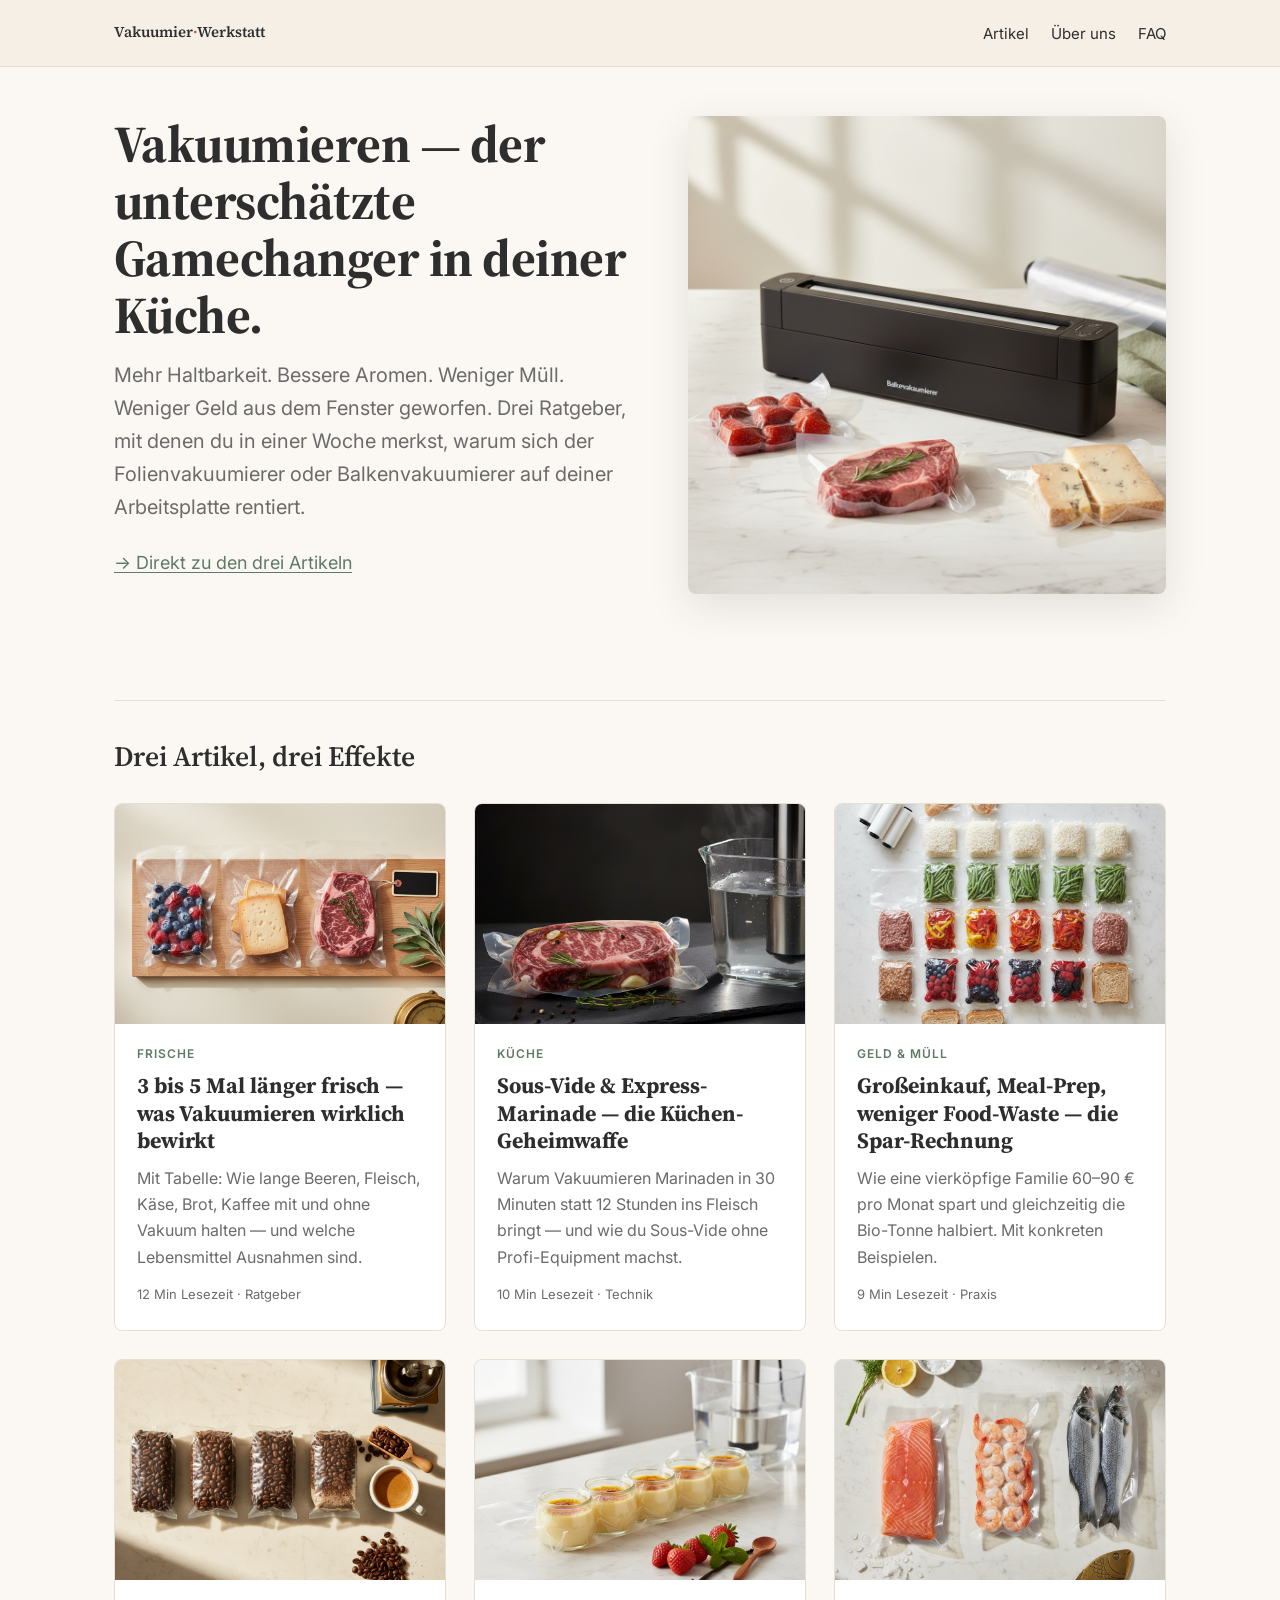
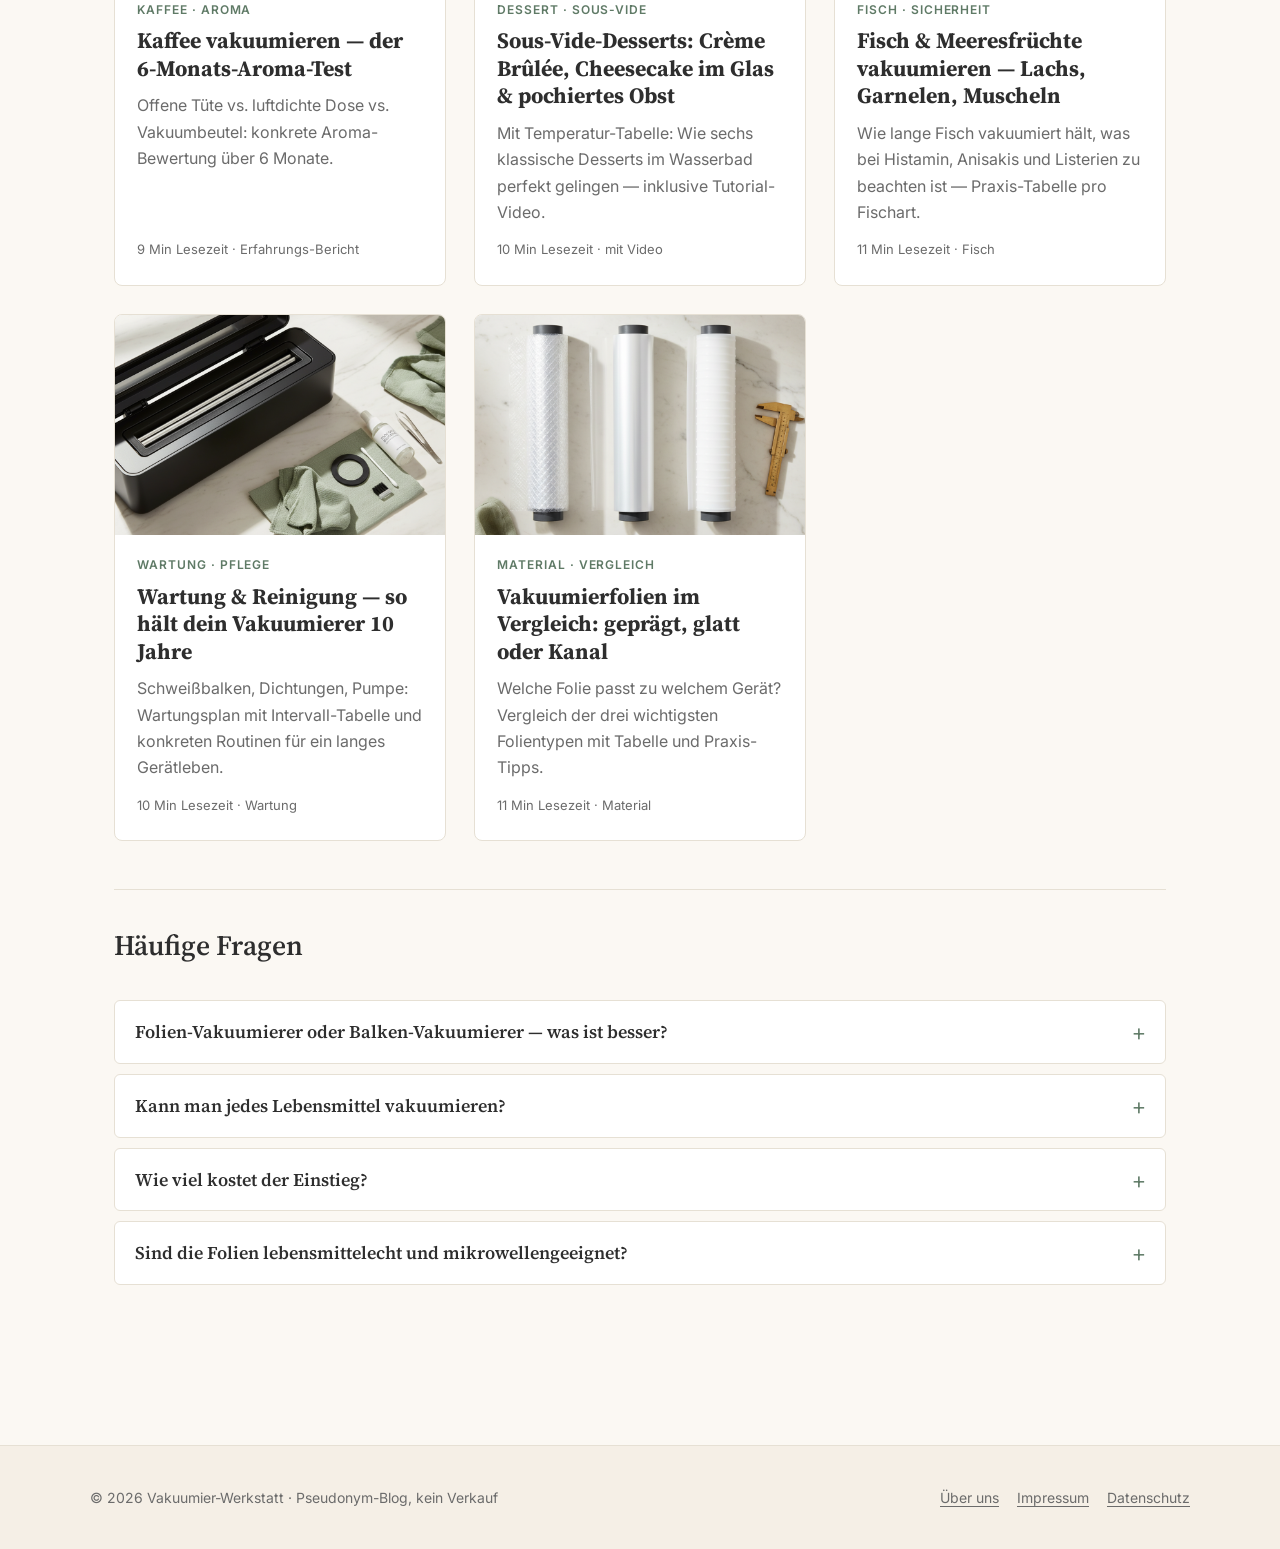
<file: index.html>
<!doctype html>
<html lang="de">
<head>
<meta charset="utf-8">
<meta name="viewport" content="width=device-width,initial-scale=1">
<title>Vakuumier-Werkstatt — Vakuumieren als Gamechanger im Haushalt</title>
<meta name="description" content="Warum Vakuumieren mit Folie und Balkenvakuumierer dein Haushalts-Gamechanger ist: längere Haltbarkeit, bessere Aromen, weniger Müll, weniger Geld. Praxisnahe Ratgeber, Tabellen, Erfahrungswerte.">
<link rel="canonical" href="https://nichtagentur.github.io/vakuumier-werkstatt/">
<meta name="robots" content="index,follow,max-image-preview:large">
<meta name="author" content="Vakuumier-Werkstatt">
<meta name="theme-color" content="#F5EFE6">

<!-- Open Graph -->
<meta property="og:type" content="website">
<meta property="og:locale" content="de_DE">
<meta property="og:site_name" content="Vakuumier-Werkstatt">
<meta property="og:title" content="Vakuumieren — der unterschätzte Gamechanger im Haushalt">
<meta property="og:description" content="Längere Haltbarkeit, bessere Aromen, weniger Müll, weniger Geld. Drei Ratgeber-Artikel zu Folien-Vakuumierern und Balkenvakuumierern.">
<meta property="og:image" content="https://nichtagentur.github.io/vakuumier-werkstatt/img/00-hero.png">
<meta property="og:url" content="https://nichtagentur.github.io/vakuumier-werkstatt/">

<!-- Twitter -->
<meta name="twitter:card" content="summary_large_image">
<meta name="twitter:title" content="Vakuumieren — der unterschätzte Gamechanger im Haushalt">
<meta name="twitter:description" content="Drei Ratgeber-Artikel zu Folien-Vakuumierern und Balkenvakuumierern.">
<meta name="twitter:image" content="https://nichtagentur.github.io/vakuumier-werkstatt/img/00-hero.png">

<link rel="preconnect" href="https://fonts.googleapis.com">
<link rel="preconnect" href="https://fonts.gstatic.com" crossorigin>
<link rel="stylesheet" href="https://fonts.googleapis.com/css2?family=Inter:wght@400;500;600;700&family=Source+Serif+4:wght@400;600;700&display=swap">
<link rel="stylesheet" href="assets/style.css">

<script type="application/ld+json">
{
  "@context":"https://schema.org",
  "@type":"WebSite",
  "name":"Vakuumier-Werkstatt",
  "url":"https://nichtagentur.github.io/vakuumier-werkstatt/",
  "description":"Ratgeber-Blog zum Vakuumieren von Lebensmitteln mit Folien-Vakuumierern und Balkenvakuumierern.",
  "inLanguage":"de-DE",
  "publisher":{
    "@type":"Organization",
    "name":"Vakuumier-Werkstatt",
    "url":"https://nichtagentur.github.io/vakuumier-werkstatt/"
  }
}
</script>
</head>
<body>
<a href="#main" class="skip-link">Zum Inhalt springen</a>

<header class="site-header">
  <div class="nav">
    <a href="/" class="brand">Vakuumier<span>·</span>Werkstatt</a>
    <nav aria-label="Hauptnavigation">
      <ul>
        <li><a href="#artikel">Artikel</a></li>
        <li><a href="ueber-uns.html">Über uns</a></li>
        <li><a href="#faq">FAQ</a></li>
      </ul>
    </nav>
  </div>
</header>

<section class="hero">
  <div>
    <h1>Vakuumieren — der unterschätzte Gamechanger in deiner Küche.</h1>
    <p class="lede">Mehr Haltbarkeit. Bessere Aromen. Weniger Müll. Weniger Geld aus dem Fenster geworfen. Drei Ratgeber, mit denen du in einer Woche merkst, warum sich der Folien­vakuumierer oder Balken­vakuumierer auf deiner Arbeitsplatte rentiert.</p>
    <p><a href="#artikel">→ Direkt zu den drei Artikeln</a></p>
  </div>
  <img src="img/00-hero.png" alt="Schwarzer Balkenvakuumierer auf Marmor-Arbeitsplatte, daneben drei vakuumierte Beutel mit Erdbeeren, Steak und Käse" width="1200" height="675" fetchpriority="high">
</section>

<main id="main">

  <h2 class="section-title" id="artikel">Drei Artikel, drei Effekte</h2>

  <div class="cards">

    <article class="card">
      <a href="artikel/frische-verlaengern.html" class="card-link" aria-label="Artikel lesen: Wie Vakuumieren Lebensmittel 3 bis 5 Mal länger frisch hält">
        <img src="img/01-frische.png" alt="Vakuumierte Beutel mit Beeren, Käse und Steak auf Holz" width="800" height="533" loading="lazy">
        <div class="card-body">
          <span class="kicker">Frische</span>
          <h3>3 bis 5 Mal länger frisch — was Vakuumieren wirklich bewirkt</h3>
          <p>Mit Tabelle: Wie lange Beeren, Fleisch, Käse, Brot, Kaffee mit und ohne Vakuum halten — und welche Lebensmittel Ausnahmen sind.</p>
          <span class="meta">12 Min Lesezeit · Ratgeber</span>
        </div>
      </a>
    </article>

    <article class="card">
      <a href="artikel/sous-vide-marinieren.html" class="card-link" aria-label="Artikel lesen: Sous-Vide und Marinieren mit dem Vakuumierer">
        <img src="img/02-sousvide.png" alt="Vakuumierter Beutel mit Steak und Kräutern neben Sous-Vide-Stick" width="800" height="533" loading="lazy">
        <div class="card-body">
          <span class="kicker">Küche</span>
          <h3>Sous-Vide &amp; Express-Marinade — die Küchen-Geheimwaffe</h3>
          <p>Warum Vakuumieren Marinaden in 30 Minuten statt 12 Stunden ins Fleisch bringt — und wie du Sous-Vide ohne Profi-Equipment machst.</p>
          <span class="meta">10 Min Lesezeit · Technik</span>
        </div>
      </a>
    </article>

    <article class="card">
      <a href="artikel/sparen-meal-prep.html" class="card-link" aria-label="Artikel lesen: Geld sparen mit Großeinkauf und Meal Prep">
        <img src="img/03-sparen.png" alt="Marmor-Arbeitsplatte mit Raster aus vakuumierten Portions-Beuteln" width="800" height="533" loading="lazy">
        <div class="card-body">
          <span class="kicker">Geld &amp; Müll</span>
          <h3>Großeinkauf, Meal-Prep, weniger Food-Waste — die Spar-Rechnung</h3>
          <p>Wie eine vierköpfige Familie 60–90 € pro Monat spart und gleichzeitig die Bio-Tonne halbiert. Mit konkreten Beispielen.</p>
          <span class="meta">9 Min Lesezeit · Praxis</span>
        </div>
      </a>
    </article>

    <article class="card">
      <a href="artikel/kaffee-aroma.html" class="card-link" aria-label="Artikel lesen: Kaffeebohnen vakuumieren — Aroma-Test">
        <img src="img/kaffee-aroma.png" alt="Drei vakuumierte Beutel mit Kaffeebohnen und eine Espresso-Tasse auf Marmor" width="800" height="533" loading="lazy">
        <div class="card-body">
          <span class="kicker">Kaffee · Aroma</span>
          <h3>Kaffee vakuumieren — der 6-Monats-Aroma-Test</h3>
          <p>Offene Tüte vs. luftdichte Dose vs. Vakuumbeutel: konkrete Aroma-Bewertung über 6 Monate.</p>
          <span class="meta">9 Min Lesezeit · Erfahrungs-Bericht</span>
        </div>
      </a>
    </article>

    <article class="card">
      <a href="artikel/sous-vide-desserts.html" class="card-link" aria-label="Artikel lesen: Sous-Vide-Desserts mit dem Vakuumierer">
        <img src="img/sous-vide-desserts.png" alt="Vakuumierter Beutel mit Crème-Brûlée-Gläschen neben Vanilleschote und Sous-Vide-Stick" width="800" height="533" loading="lazy">
        <div class="card-body">
          <span class="kicker">Dessert · Sous-Vide</span>
          <h3>Sous-Vide-Desserts: Crème Brûlée, Cheesecake im Glas &amp; pochiertes Obst</h3>
          <p>Mit Temperatur-Tabelle: Wie sechs klassische Desserts im Wasserbad perfekt gelingen — inklusive Tutorial-Video.</p>
          <span class="meta">10 Min Lesezeit · mit Video</span>
        </div>
      </a>
    </article>

    <article class="card">
      <a href="artikel/fisch-meeresfruechte.html" class="card-link" aria-label="Artikel lesen: Fisch und Meeresfrüchte vakuumieren">
        <img src="img/fisch-meeresfruechte.png" alt="Drei vakuumierte Beutel mit Lachs, Garnelen und Wolfsbarsch auf Marmor" width="800" height="533" loading="lazy">
        <div class="card-body">
          <span class="kicker">Fisch · Sicherheit</span>
          <h3>Fisch &amp; Meeresfrüchte vakuumieren — Lachs, Garnelen, Muscheln</h3>
          <p>Wie lange Fisch vakuumiert hält, was bei Histamin, Anisakis und Listerien zu beachten ist — Praxis-Tabelle pro Fischart.</p>
          <span class="meta">11 Min Lesezeit · Fisch</span>
        </div>
      </a>
    </article>

    <article class="card">
      <a href="artikel/wartung-reinigung.html" class="card-link" aria-label="Artikel lesen: Vakuumierer-Wartung und Reinigung">
        <img src="img/wartung-reinigung.png" alt="Geöffneter Balkenvakuumierer mit Schweißbalken, Dichtung und Reinigungs-Werkzeugen" width="800" height="533" loading="lazy">
        <div class="card-body">
          <span class="kicker">Wartung · Pflege</span>
          <h3>Wartung &amp; Reinigung — so hält dein Vakuumierer 10 Jahre</h3>
          <p>Schweißbalken, Dichtungen, Pumpe: Wartungsplan mit Intervall-Tabelle und konkreten Routinen für ein langes Gerätleben.</p>
          <span class="meta">10 Min Lesezeit · Wartung</span>
        </div>
      </a>
    </article>

    <article class="card">
      <a href="artikel/folientypen-vergleich.html" class="card-link" aria-label="Artikel lesen: Vakuumierfolien im Vergleich">
        <img src="img/folientypen-vergleich.png" alt="Drei Vakuumier-Folienrollen nebeneinander: geprägt, glatt und Kanalfolie" width="800" height="533" loading="lazy">
        <div class="card-body">
          <span class="kicker">Material · Vergleich</span>
          <h3>Vakuumierfolien im Vergleich: geprägt, glatt oder Kanal</h3>
          <p>Welche Folie passt zu welchem Gerät? Vergleich der drei wichtigsten Folientypen mit Tabelle und Praxis-Tipps.</p>
          <span class="meta">11 Min Lesezeit · Material</span>
        </div>
      </a>
    </article>

  </div>

  <h2 class="section-title" id="faq">Häufige Fragen</h2>
  <div class="faq">

    <details>
      <summary>Folien-Vakuumierer oder Balken-Vakuumierer — was ist besser?</summary>
      <div class="faq-body">
        <p>Für 95 % aller Haushalte ist ein <strong>Balkenvakuumierer</strong> die richtige Wahl: stärkere Pumpe, dichtet zuverlässiger, kommt mit feuchten Lebensmitteln klar und arbeitet mit günstigen Standard-Folienrollen. Folien-Vakuumierer (Hand- oder Stab-Geräte) sind nur sinnvoll als Zweitgerät für unterwegs, fürs Wieder-Vakuumieren bereits geöffneter Zip-Beutel oder bei extrem wenig Platz.</p>
      </div>
    </details>

    <details>
      <summary>Kann man jedes Lebensmittel vakuumieren?</summary>
      <div class="faq-body">
        <p>Nein. Frische weiche Pilze, frischer Knoblauch und frische Zwiebeln bilden im Vakuum potenziell Botulinum-Sporen-freundliche Bedingungen — diese gehören vorher gegart oder eingefroren. Auch frische Erdbeeren werden zerquetscht, wenn man sie nicht vorher kurz schockgefriert. Käse mit Schimmelkultur (Camembert, Roquefort) braucht Restluft. Mehr dazu in unserem <a href="artikel/frische-verlaengern.html">Frische-Artikel</a>.</p>
      </div>
    </details>

    <details>
      <summary>Wie viel kostet der Einstieg?</summary>
      <div class="faq-body">
        <p>Solider Balkenvakuumierer fürs erste Jahr: 80–140 €. Folienrollen (28 cm × 6 m, geprägt): rund 1,80 € pro Meter, je Beutel 5–15 Cent. Wer regelmäßig Fleisch portionsweise einfriert, hat das Gerät statistisch nach 4–7 Monaten amortisiert — siehe <a href="artikel/sparen-meal-prep.html">Spar-Rechnung</a>.</p>
      </div>
    </details>

    <details>
      <summary>Sind die Folien lebensmittelecht und mikrowellengeeignet?</summary>
      <div class="faq-body">
        <p>Geprägte Vakuumierfolien (PA/PE) sind in der EU als lebensmittelechte Verpackung zugelassen, BPA-frei und sous-vide-tauglich bis ca. 95 °C. Für Mikrowelle und Tiefkühler beide Symbole auf der Verpackung prüfen — die meisten guten Marken sind beides.</p>
      </div>
    </details>

  </div>

</main>

<footer class="site-footer">
  <div class="inner">
    <div>© 2026 Vakuumier-Werkstatt · Pseudonym-Blog, kein Verkauf</div>
    <ul>
      <li><a href="ueber-uns.html">Über uns</a></li>
      <li><a href="impressum.html">Impressum</a></li>
      <li><a href="datenschutz.html">Datenschutz</a></li>
    </ul>
  </div>
</footer>

<script type="application/ld+json">
{
  "@context":"https://schema.org",
  "@type":"FAQPage",
  "mainEntity":[
    {"@type":"Question","name":"Folien-Vakuumierer oder Balken-Vakuumierer — was ist besser?","acceptedAnswer":{"@type":"Answer","text":"Für 95 % aller Haushalte ist ein Balkenvakuumierer die richtige Wahl: stärkere Pumpe, dichtet zuverlässiger, kommt mit feuchten Lebensmitteln klar und arbeitet mit günstigen Standard-Folienrollen."}},
    {"@type":"Question","name":"Kann man jedes Lebensmittel vakuumieren?","acceptedAnswer":{"@type":"Answer","text":"Nein. Frische weiche Pilze, frischer Knoblauch und frische Zwiebeln bilden im Vakuum potenziell Botulinum-Sporen-freundliche Bedingungen. Frische Erdbeeren werden zerquetscht, wenn man sie nicht vorher kurz schockgefriert. Käse mit Schimmelkultur braucht Restluft."}},
    {"@type":"Question","name":"Wie viel kostet der Einstieg?","acceptedAnswer":{"@type":"Answer","text":"Solider Balkenvakuumierer 80–140 €. Folienrollen rund 1,80 € pro Meter, je Beutel 5–15 Cent. Amortisation nach 4–7 Monaten bei regelmäßigem Fleischportionieren."}},
    {"@type":"Question","name":"Sind die Folien lebensmittelecht und mikrowellengeeignet?","acceptedAnswer":{"@type":"Answer","text":"Geprägte Vakuumierfolien (PA/PE) sind in der EU als lebensmittelechte Verpackung zugelassen, BPA-frei und sous-vide-tauglich bis ca. 95 °C."}}
  ]
}
</script>
</body>
</html>
</file>
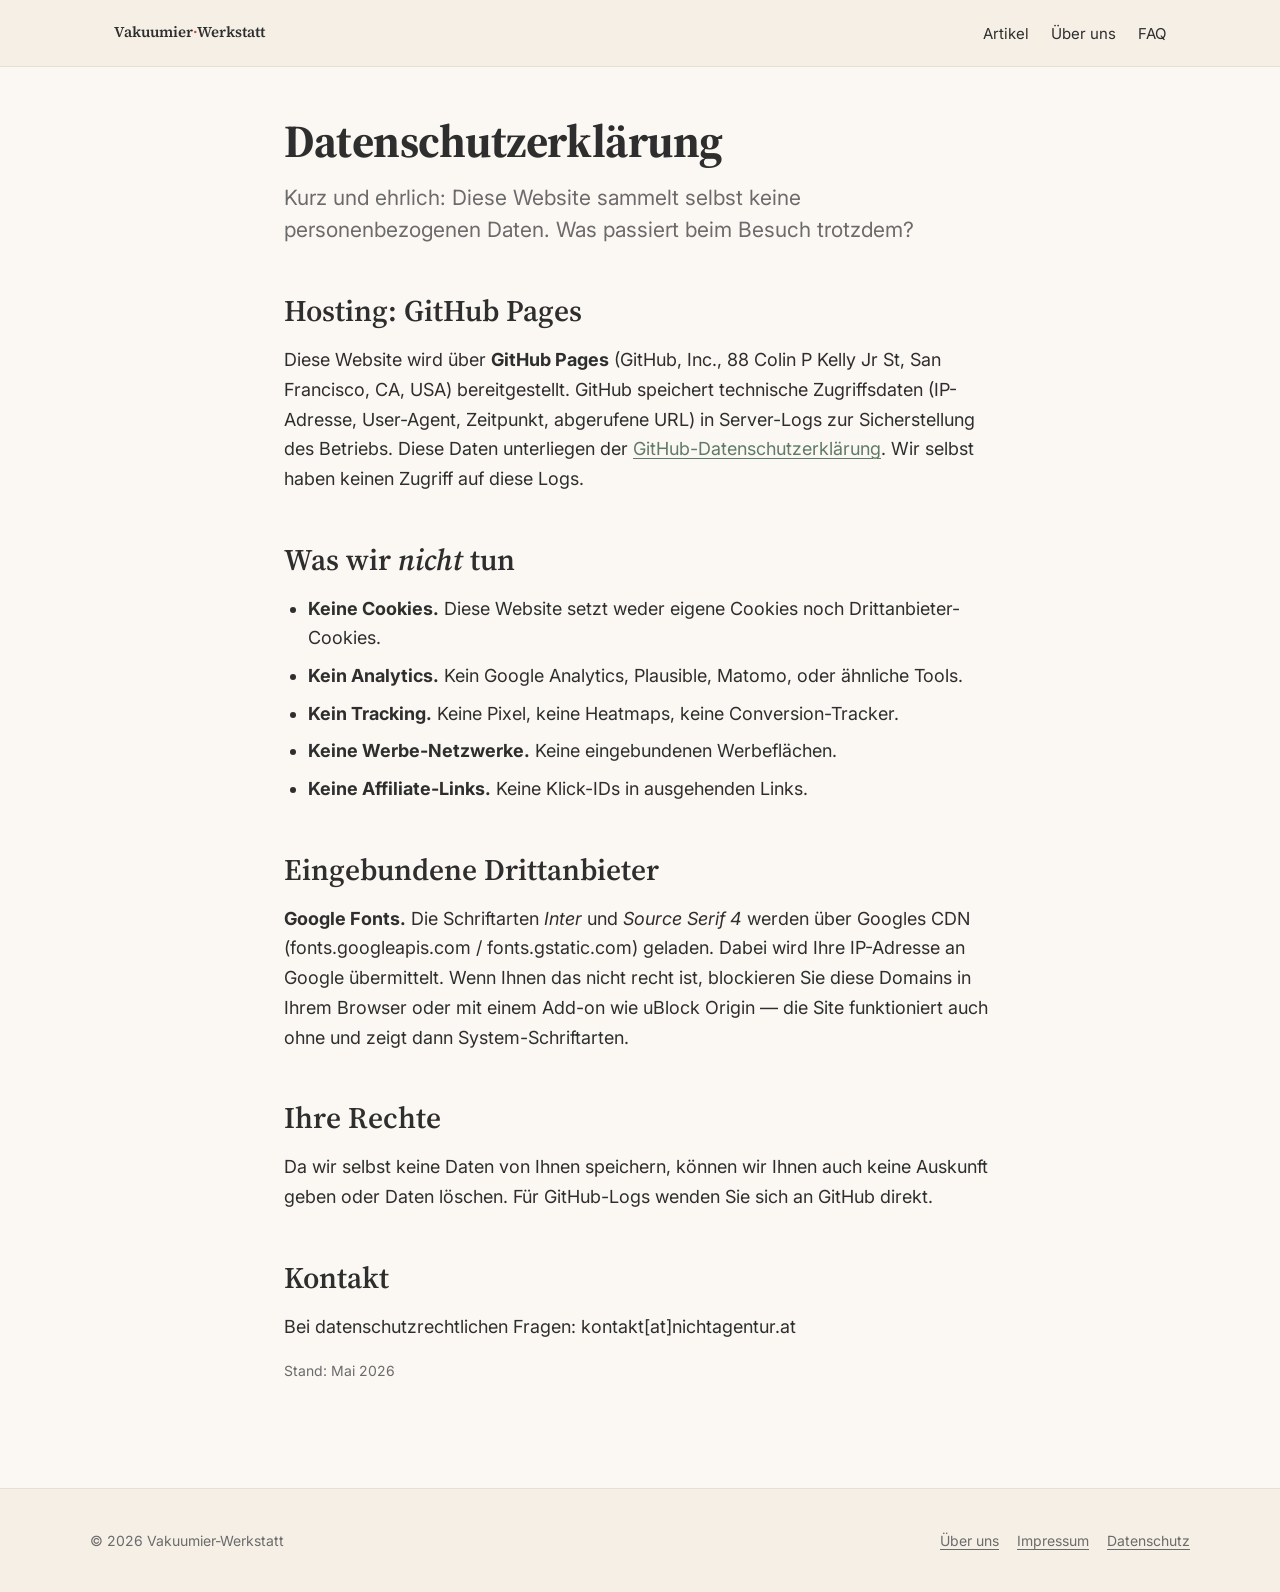
<file: datenschutz.html>
<!doctype html>
<html lang="de">
<head>
<meta charset="utf-8">
<meta name="viewport" content="width=device-width,initial-scale=1">
<title>Datenschutzerklärung — Vakuumier-Werkstatt</title>
<meta name="description" content="Datenschutzerklärung der Vakuumier-Werkstatt. Keine Cookies, kein Tracking, kein Analytics. Hosting bei GitHub Pages.">
<link rel="canonical" href="https://nichtagentur.github.io/vakuumier-werkstatt/datenschutz.html">
<meta name="robots" content="index,follow">
<link rel="preconnect" href="https://fonts.googleapis.com">
<link rel="preconnect" href="https://fonts.gstatic.com" crossorigin>
<link rel="stylesheet" href="https://fonts.googleapis.com/css2?family=Inter:wght@400;500;600;700&family=Source+Serif+4:wght@400;600;700&display=swap">
<link rel="stylesheet" href="assets/style.css">
</head>
<body>
<header class="site-header">
  <div class="nav">
    <a href="/" class="brand">Vakuumier<span>·</span>Werkstatt</a>
    <nav><ul>
      <li><a href="index.html#artikel">Artikel</a></li>
      <li><a href="ueber-uns.html">Über uns</a></li>
      <li><a href="index.html#faq">FAQ</a></li>
    </ul></nav>
  </div>
</header>

<article class="post">
  <header class="post-header">
    <h1>Datenschutzerklärung</h1>
    <p class="lede">Kurz und ehrlich: Diese Website sammelt selbst keine personenbezogenen Daten. Was passiert beim Besuch trotzdem?</p>
  </header>

  <h2>Hosting: GitHub Pages</h2>
  <p>Diese Website wird über <strong>GitHub Pages</strong> (GitHub, Inc., 88 Colin P Kelly Jr St, San Francisco, CA, USA) bereitgestellt. GitHub speichert technische Zugriffsdaten (IP-Adresse, User-Agent, Zeitpunkt, abgerufene URL) in Server-Logs zur Sicherstellung des Betriebs. Diese Daten unterliegen der <a href="https://docs.github.com/en/site-policy/privacy-policies/github-general-privacy-statement">GitHub-Datenschutzerklärung</a>. Wir selbst haben keinen Zugriff auf diese Logs.</p>

  <h2>Was wir <em>nicht</em> tun</h2>
  <ul>
    <li><strong>Keine Cookies.</strong> Diese Website setzt weder eigene Cookies noch Drittanbieter-Cookies.</li>
    <li><strong>Kein Analytics.</strong> Kein Google Analytics, Plausible, Matomo, oder ähnliche Tools.</li>
    <li><strong>Kein Tracking.</strong> Keine Pixel, keine Heatmaps, keine Conversion-Tracker.</li>
    <li><strong>Keine Werbe-Netzwerke.</strong> Keine eingebundenen Werbeflächen.</li>
    <li><strong>Keine Affiliate-Links.</strong> Keine Klick-IDs in ausgehenden Links.</li>
  </ul>

  <h2>Eingebundene Drittanbieter</h2>
  <p><strong>Google Fonts.</strong> Die Schriftarten <em>Inter</em> und <em>Source Serif 4</em> werden über Googles CDN (fonts.googleapis.com / fonts.gstatic.com) geladen. Dabei wird Ihre IP-Adresse an Google übermittelt. Wenn Ihnen das nicht recht ist, blockieren Sie diese Domains in Ihrem Browser oder mit einem Add-on wie uBlock Origin — die Site funktioniert auch ohne und zeigt dann System-Schriftarten.</p>

  <h2>Ihre Rechte</h2>
  <p>Da wir selbst keine Daten von Ihnen speichern, können wir Ihnen auch keine Auskunft geben oder Daten löschen. Für GitHub-Logs wenden Sie sich an GitHub direkt.</p>

  <h2>Kontakt</h2>
  <p>Bei datenschutzrechtlichen Fragen: kontakt[at]nichtagentur.at</p>

  <p style="color:var(--muted);font-size:14px">Stand: Mai 2026</p>
</article>

<footer class="site-footer">
  <div class="inner">
    <div>© 2026 Vakuumier-Werkstatt</div>
    <ul>
      <li><a href="ueber-uns.html">Über uns</a></li>
      <li><a href="impressum.html">Impressum</a></li>
      <li><a href="datenschutz.html">Datenschutz</a></li>
    </ul>
  </div>
</footer>
</body>
</html>
</file>
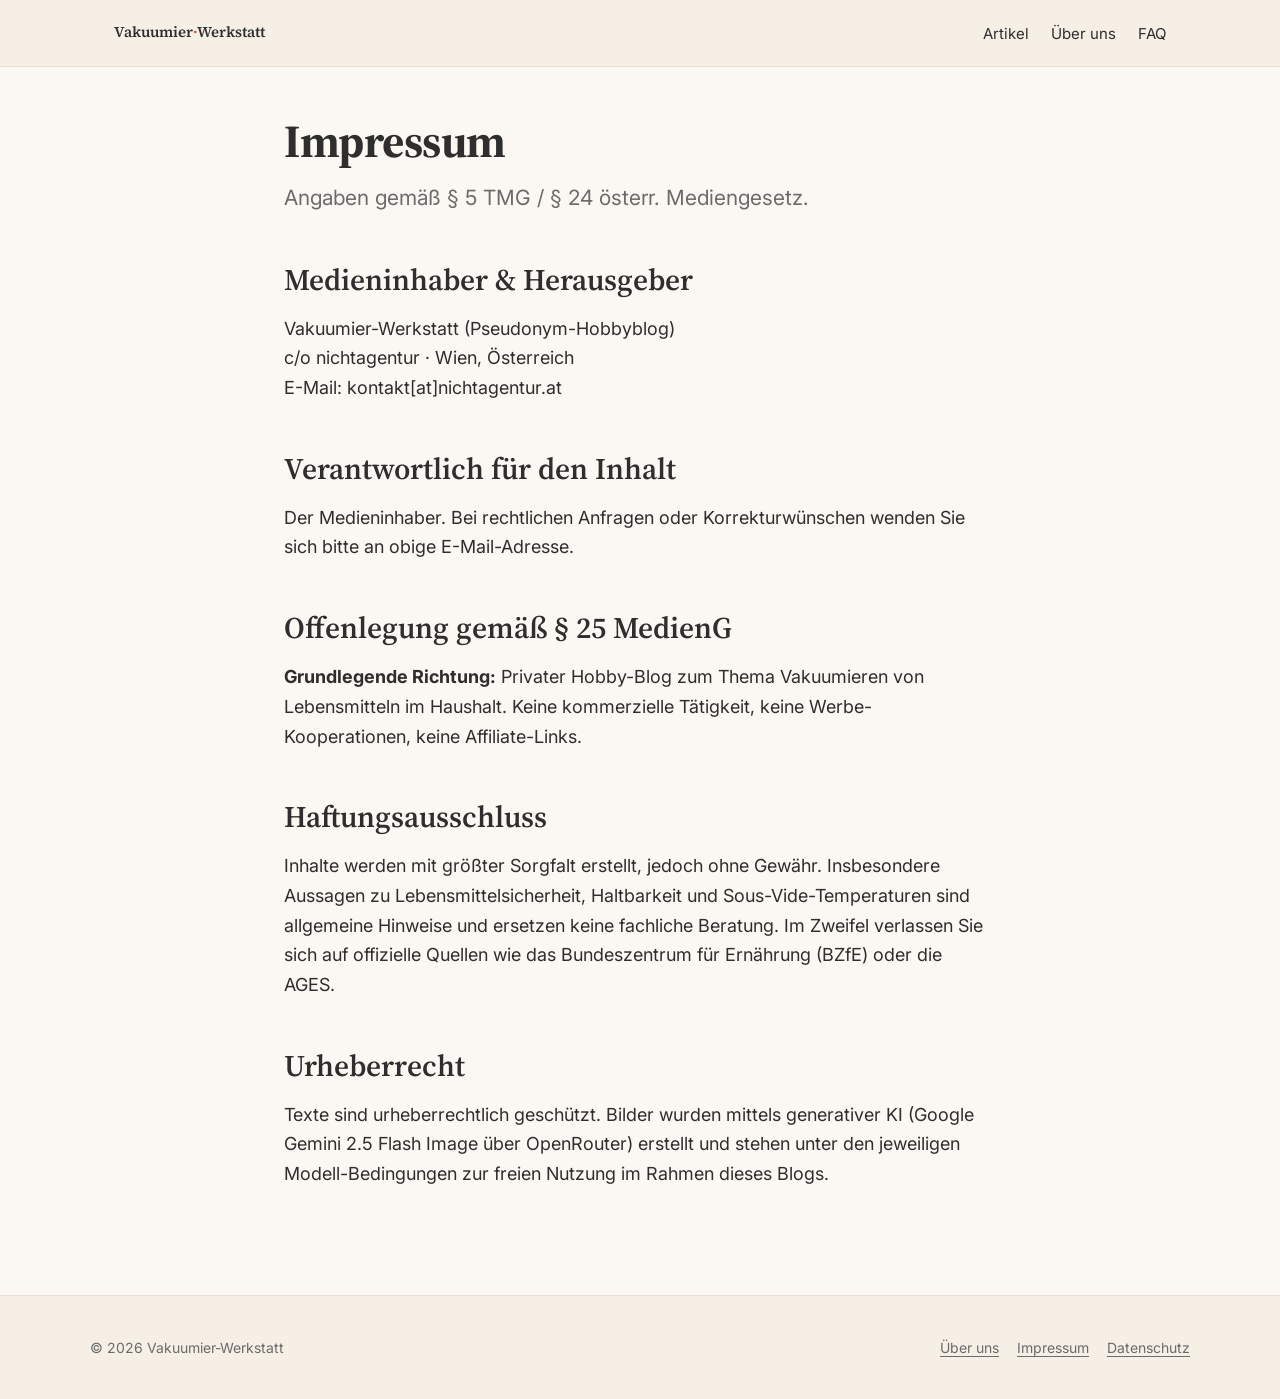
<file: impressum.html>
<!doctype html>
<html lang="de">
<head>
<meta charset="utf-8">
<meta name="viewport" content="width=device-width,initial-scale=1">
<title>Impressum — Vakuumier-Werkstatt</title>
<meta name="description" content="Impressum und Offenlegung gemäß §24 Mediengesetz für die Vakuumier-Werkstatt.">
<link rel="canonical" href="https://nichtagentur.github.io/vakuumier-werkstatt/impressum.html">
<meta name="robots" content="index,follow">
<link rel="preconnect" href="https://fonts.googleapis.com">
<link rel="preconnect" href="https://fonts.gstatic.com" crossorigin>
<link rel="stylesheet" href="https://fonts.googleapis.com/css2?family=Inter:wght@400;500;600;700&family=Source+Serif+4:wght@400;600;700&display=swap">
<link rel="stylesheet" href="assets/style.css">
</head>
<body>
<header class="site-header">
  <div class="nav">
    <a href="/" class="brand">Vakuumier<span>·</span>Werkstatt</a>
    <nav><ul>
      <li><a href="index.html#artikel">Artikel</a></li>
      <li><a href="ueber-uns.html">Über uns</a></li>
      <li><a href="index.html#faq">FAQ</a></li>
    </ul></nav>
  </div>
</header>

<article class="post">
  <header class="post-header">
    <h1>Impressum</h1>
    <p class="lede">Angaben gemäß § 5 TMG / § 24 österr. Mediengesetz.</p>
  </header>

  <h2>Medieninhaber &amp; Herausgeber</h2>
  <p>
    Vakuumier-Werkstatt (Pseudonym-Hobbyblog)<br>
    c/o nichtagentur · Wien, Österreich<br>
    E-Mail: kontakt[at]nichtagentur.at
  </p>

  <h2>Verantwortlich für den Inhalt</h2>
  <p>Der Medieninhaber. Bei rechtlichen Anfragen oder Korrekturwünschen wenden Sie sich bitte an obige E-Mail-Adresse.</p>

  <h2>Offenlegung gemäß § 25 MedienG</h2>
  <p><strong>Grundlegende Richtung:</strong> Privater Hobby-Blog zum Thema Vakuumieren von Lebensmitteln im Haushalt. Keine kommerzielle Tätigkeit, keine Werbe-Kooperationen, keine Affiliate-Links.</p>

  <h2>Haftungsausschluss</h2>
  <p>Inhalte werden mit größter Sorgfalt erstellt, jedoch ohne Gewähr. Insbesondere Aussagen zu Lebensmittelsicherheit, Haltbarkeit und Sous-Vide-Temperaturen sind allgemeine Hinweise und ersetzen keine fachliche Beratung. Im Zweifel verlassen Sie sich auf offizielle Quellen wie das Bundeszentrum für Ernährung (BZfE) oder die AGES.</p>

  <h2>Urheberrecht</h2>
  <p>Texte sind urheberrechtlich geschützt. Bilder wurden mittels generativer KI (Google Gemini 2.5 Flash Image über OpenRouter) erstellt und stehen unter den jeweiligen Modell-Bedingungen zur freien Nutzung im Rahmen dieses Blogs.</p>
</article>

<footer class="site-footer">
  <div class="inner">
    <div>© 2026 Vakuumier-Werkstatt</div>
    <ul>
      <li><a href="ueber-uns.html">Über uns</a></li>
      <li><a href="impressum.html">Impressum</a></li>
      <li><a href="datenschutz.html">Datenschutz</a></li>
    </ul>
  </div>
</footer>
</body>
</html>
</file>
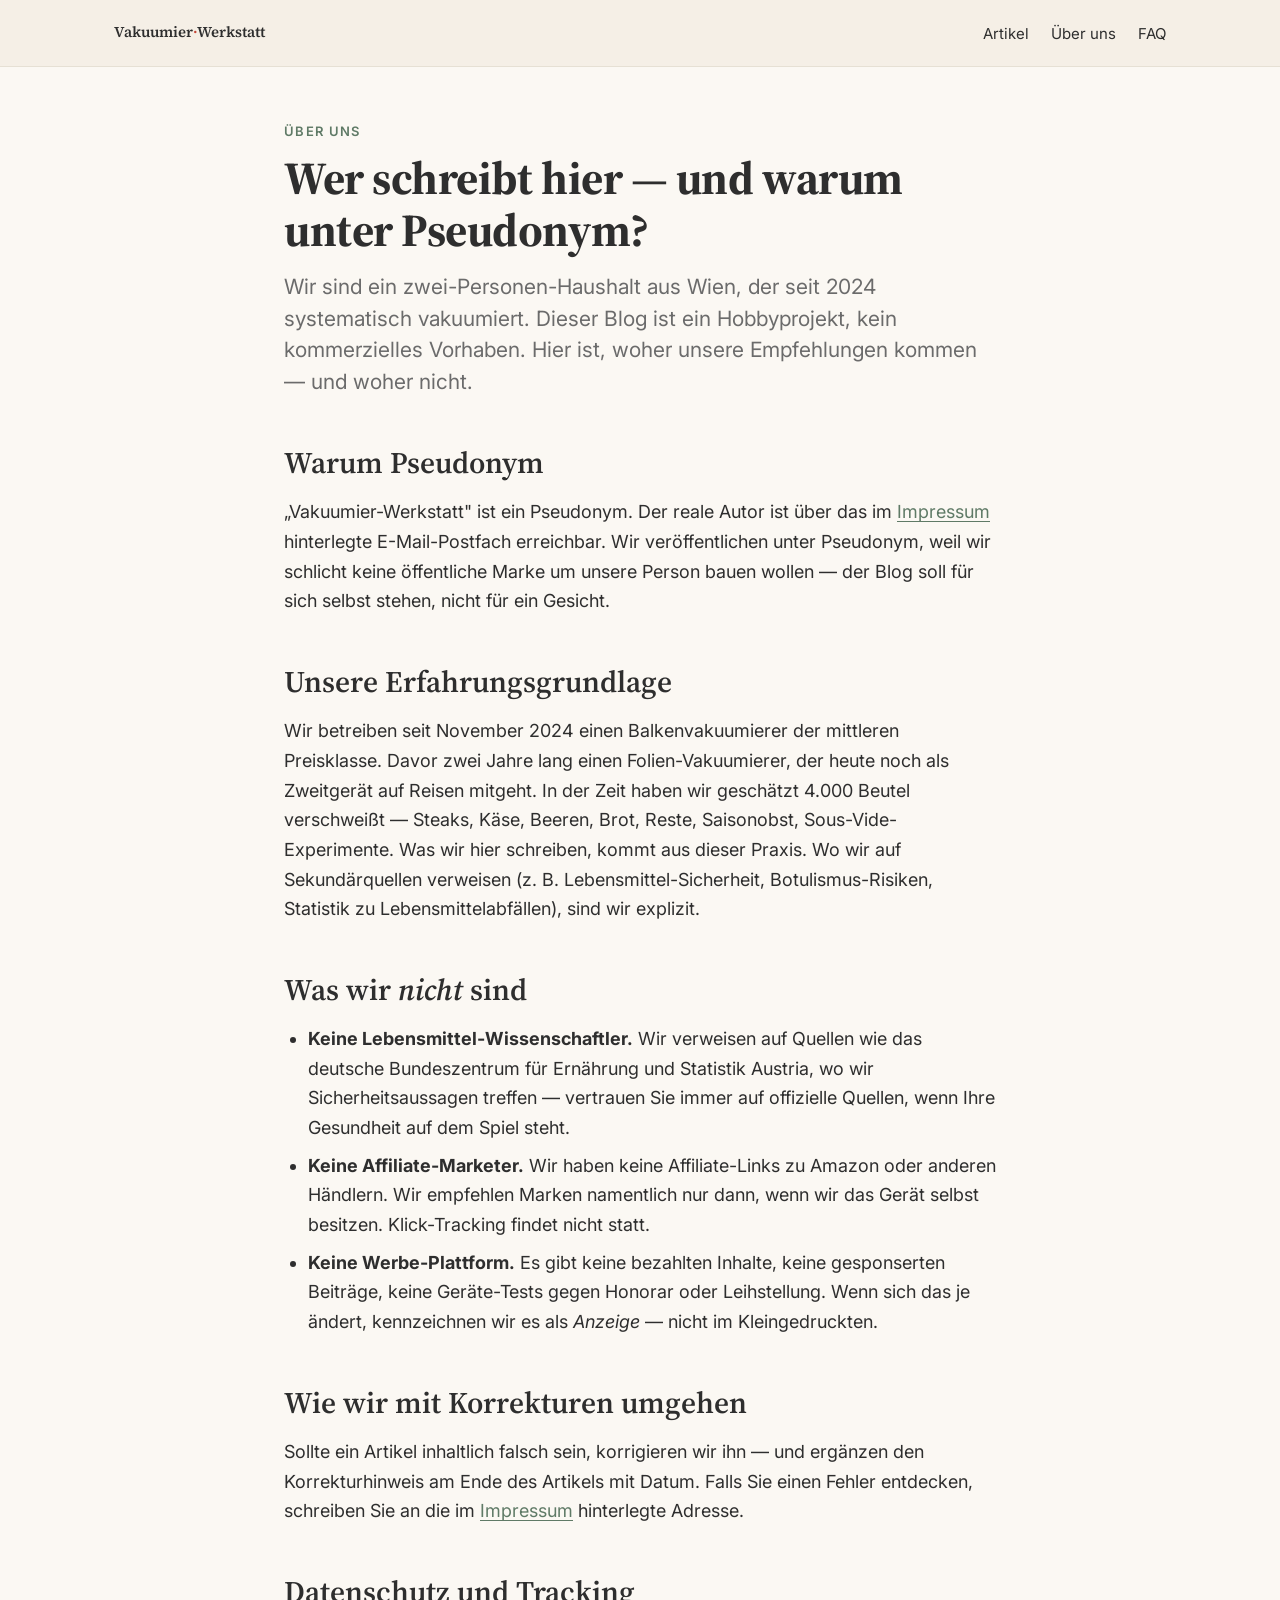
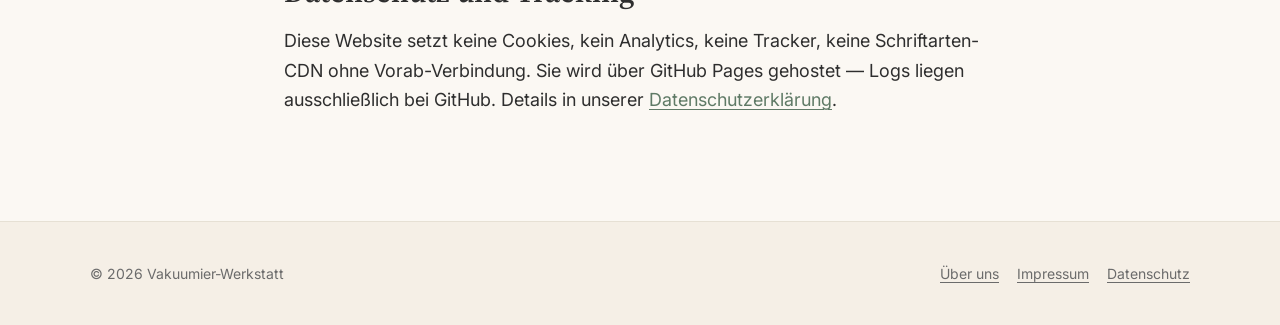
<file: ueber-uns.html>
<!doctype html>
<html lang="de">
<head>
<meta charset="utf-8">
<meta name="viewport" content="width=device-width,initial-scale=1">
<title>Über die Vakuumier-Werkstatt — Wer schreibt hier und warum | Vakuumier-Werkstatt</title>
<meta name="description" content="Pseudonym-Blog aus Wien zum Thema Vakuumieren von Lebensmitteln. Keine Werbe-Kooperationen, keine Affiliate-Links, kein Sponsoring. So arbeiten wir.">
<link rel="canonical" href="https://nichtagentur.github.io/vakuumier-werkstatt/ueber-uns.html">
<meta name="robots" content="index,follow">
<link rel="preconnect" href="https://fonts.googleapis.com">
<link rel="preconnect" href="https://fonts.gstatic.com" crossorigin>
<link rel="stylesheet" href="https://fonts.googleapis.com/css2?family=Inter:wght@400;500;600;700&family=Source+Serif+4:wght@400;600;700&display=swap">
<link rel="stylesheet" href="assets/style.css">
</head>
<body>
<header class="site-header">
  <div class="nav">
    <a href="/" class="brand">Vakuumier<span>·</span>Werkstatt</a>
    <nav><ul>
      <li><a href="index.html#artikel">Artikel</a></li>
      <li><a href="ueber-uns.html">Über uns</a></li>
      <li><a href="index.html#faq">FAQ</a></li>
    </ul></nav>
  </div>
</header>

<article class="post">
  <header class="post-header">
    <span class="kicker">Über uns</span>
    <h1>Wer schreibt hier — und warum unter Pseudonym?</h1>
    <p class="lede">Wir sind ein zwei-Personen-Haushalt aus Wien, der seit 2024 systematisch vakuumiert. Dieser Blog ist ein Hobbyprojekt, kein kommerzielles Vorhaben. Hier ist, woher unsere Empfehlungen kommen — und woher nicht.</p>
  </header>

  <h2>Warum Pseudonym</h2>
  <p>„Vakuumier-Werkstatt" ist ein Pseudonym. Der reale Autor ist über das im <a href="impressum.html">Impressum</a> hinterlegte E-Mail-Postfach erreichbar. Wir veröffentlichen unter Pseudonym, weil wir schlicht keine öffentliche Marke um unsere Person bauen wollen — der Blog soll für sich selbst stehen, nicht für ein Gesicht.</p>

  <h2>Unsere Erfahrungsgrundlage</h2>
  <p>Wir betreiben seit November 2024 einen Balkenvakuumierer der mittleren Preisklasse. Davor zwei Jahre lang einen Folien-Vakuumierer, der heute noch als Zweitgerät auf Reisen mitgeht. In der Zeit haben wir geschätzt 4.000 Beutel verschweißt — Steaks, Käse, Beeren, Brot, Reste, Saisonobst, Sous-Vide-Experimente. Was wir hier schreiben, kommt aus dieser Praxis. Wo wir auf Sekundärquellen verweisen (z. B. Lebensmittel-Sicherheit, Botulismus-Risiken, Statistik zu Lebensmittelabfällen), sind wir explizit.</p>

  <h2>Was wir <em>nicht</em> sind</h2>
  <ul>
    <li><strong>Keine Lebensmittel-Wissenschaftler.</strong> Wir verweisen auf Quellen wie das deutsche Bundeszentrum für Ernährung und Statistik Austria, wo wir Sicherheitsaussagen treffen — vertrauen Sie immer auf offizielle Quellen, wenn Ihre Gesundheit auf dem Spiel steht.</li>
    <li><strong>Keine Affiliate-Marketer.</strong> Wir haben keine Affiliate-Links zu Amazon oder anderen Händlern. Wir empfehlen Marken namentlich nur dann, wenn wir das Gerät selbst besitzen. Klick-Tracking findet nicht statt.</li>
    <li><strong>Keine Werbe-Plattform.</strong> Es gibt keine bezahlten Inhalte, keine gesponserten Beiträge, keine Geräte-Tests gegen Honorar oder Leihstellung. Wenn sich das je ändert, kennzeichnen wir es als <em>Anzeige</em> — nicht im Kleingedruckten.</li>
  </ul>

  <h2>Wie wir mit Korrekturen umgehen</h2>
  <p>Sollte ein Artikel inhaltlich falsch sein, korrigieren wir ihn — und ergänzen den Korrekturhinweis am Ende des Artikels mit Datum. Falls Sie einen Fehler entdecken, schreiben Sie an die im <a href="impressum.html">Impressum</a> hinterlegte Adresse.</p>

  <h2>Datenschutz und Tracking</h2>
  <p>Diese Website setzt keine Cookies, kein Analytics, keine Tracker, keine Schriftarten-CDN ohne Vorab-Verbindung. Sie wird über GitHub Pages gehostet — Logs liegen ausschließlich bei GitHub. Details in unserer <a href="datenschutz.html">Datenschutzerklärung</a>.</p>
</article>

<footer class="site-footer">
  <div class="inner">
    <div>© 2026 Vakuumier-Werkstatt</div>
    <ul>
      <li><a href="ueber-uns.html">Über uns</a></li>
      <li><a href="impressum.html">Impressum</a></li>
      <li><a href="datenschutz.html">Datenschutz</a></li>
    </ul>
  </div>
</footer>
</body>
</html>
</file>
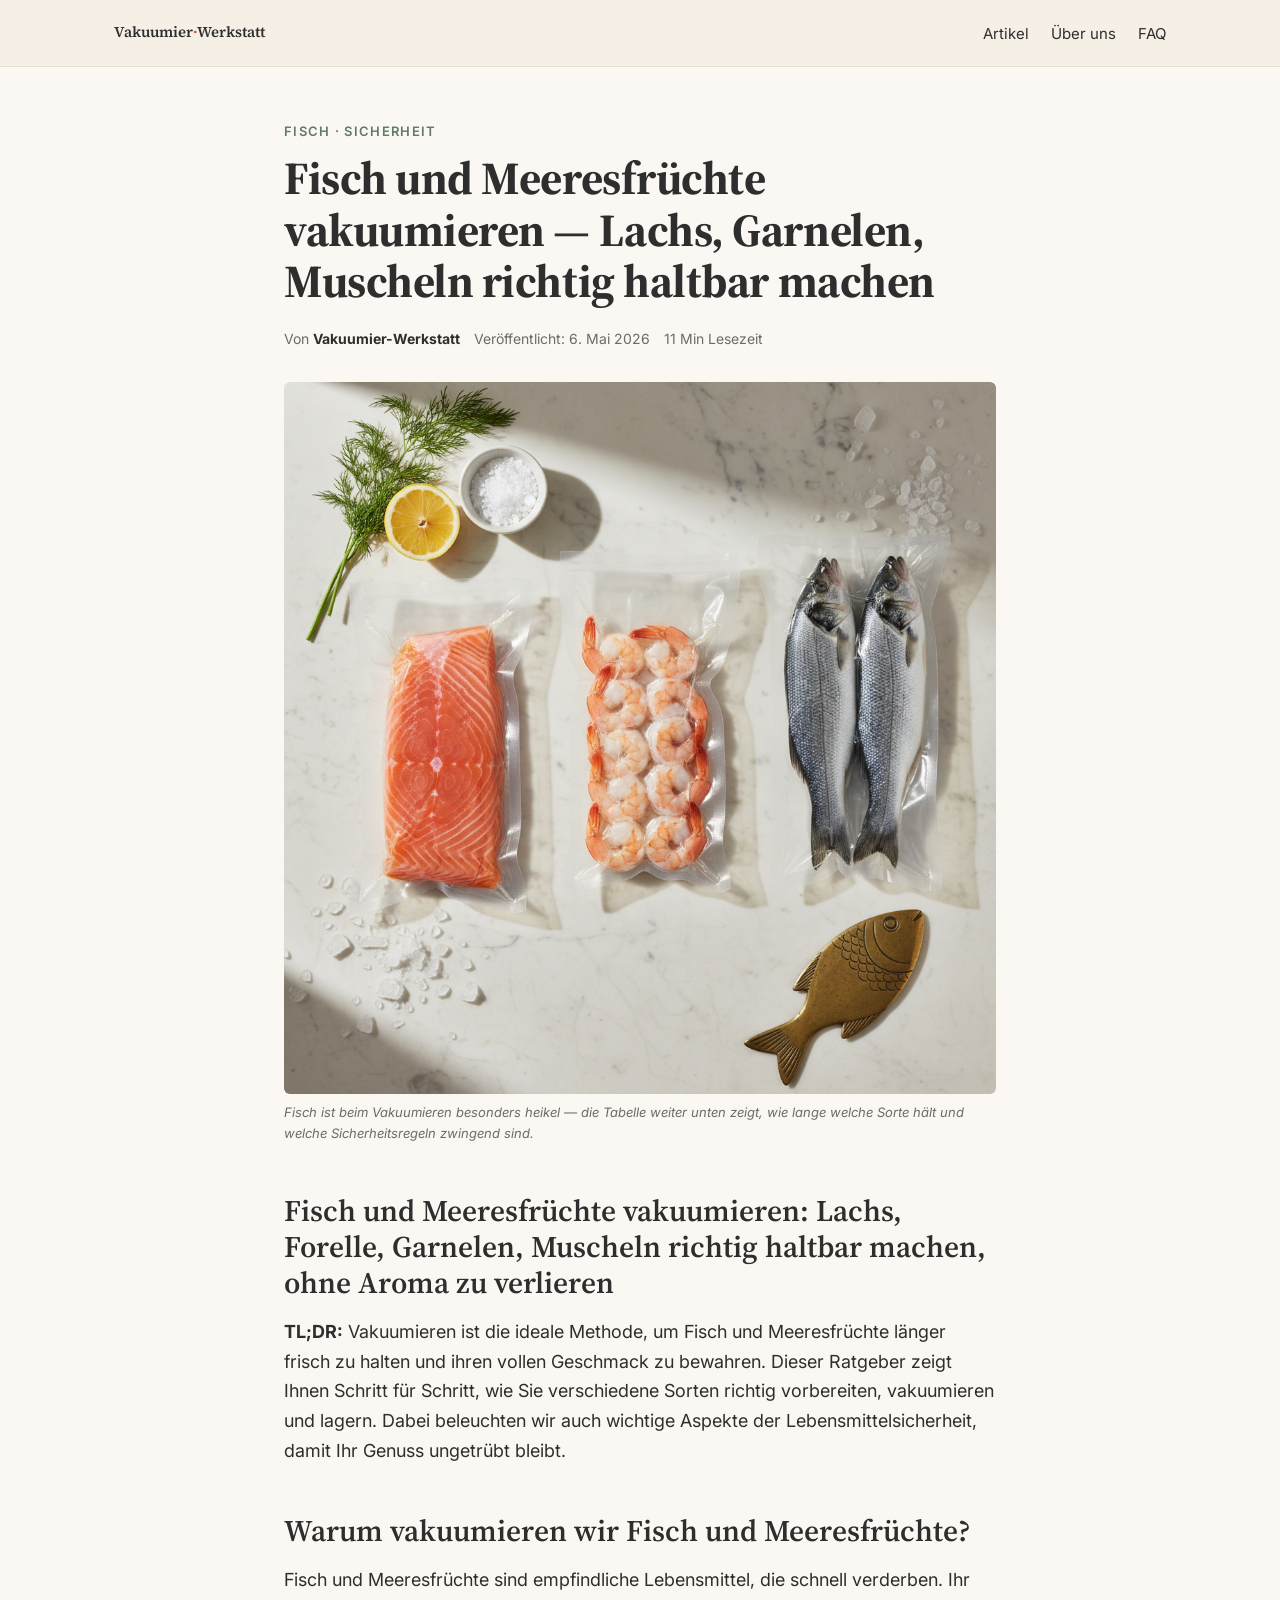
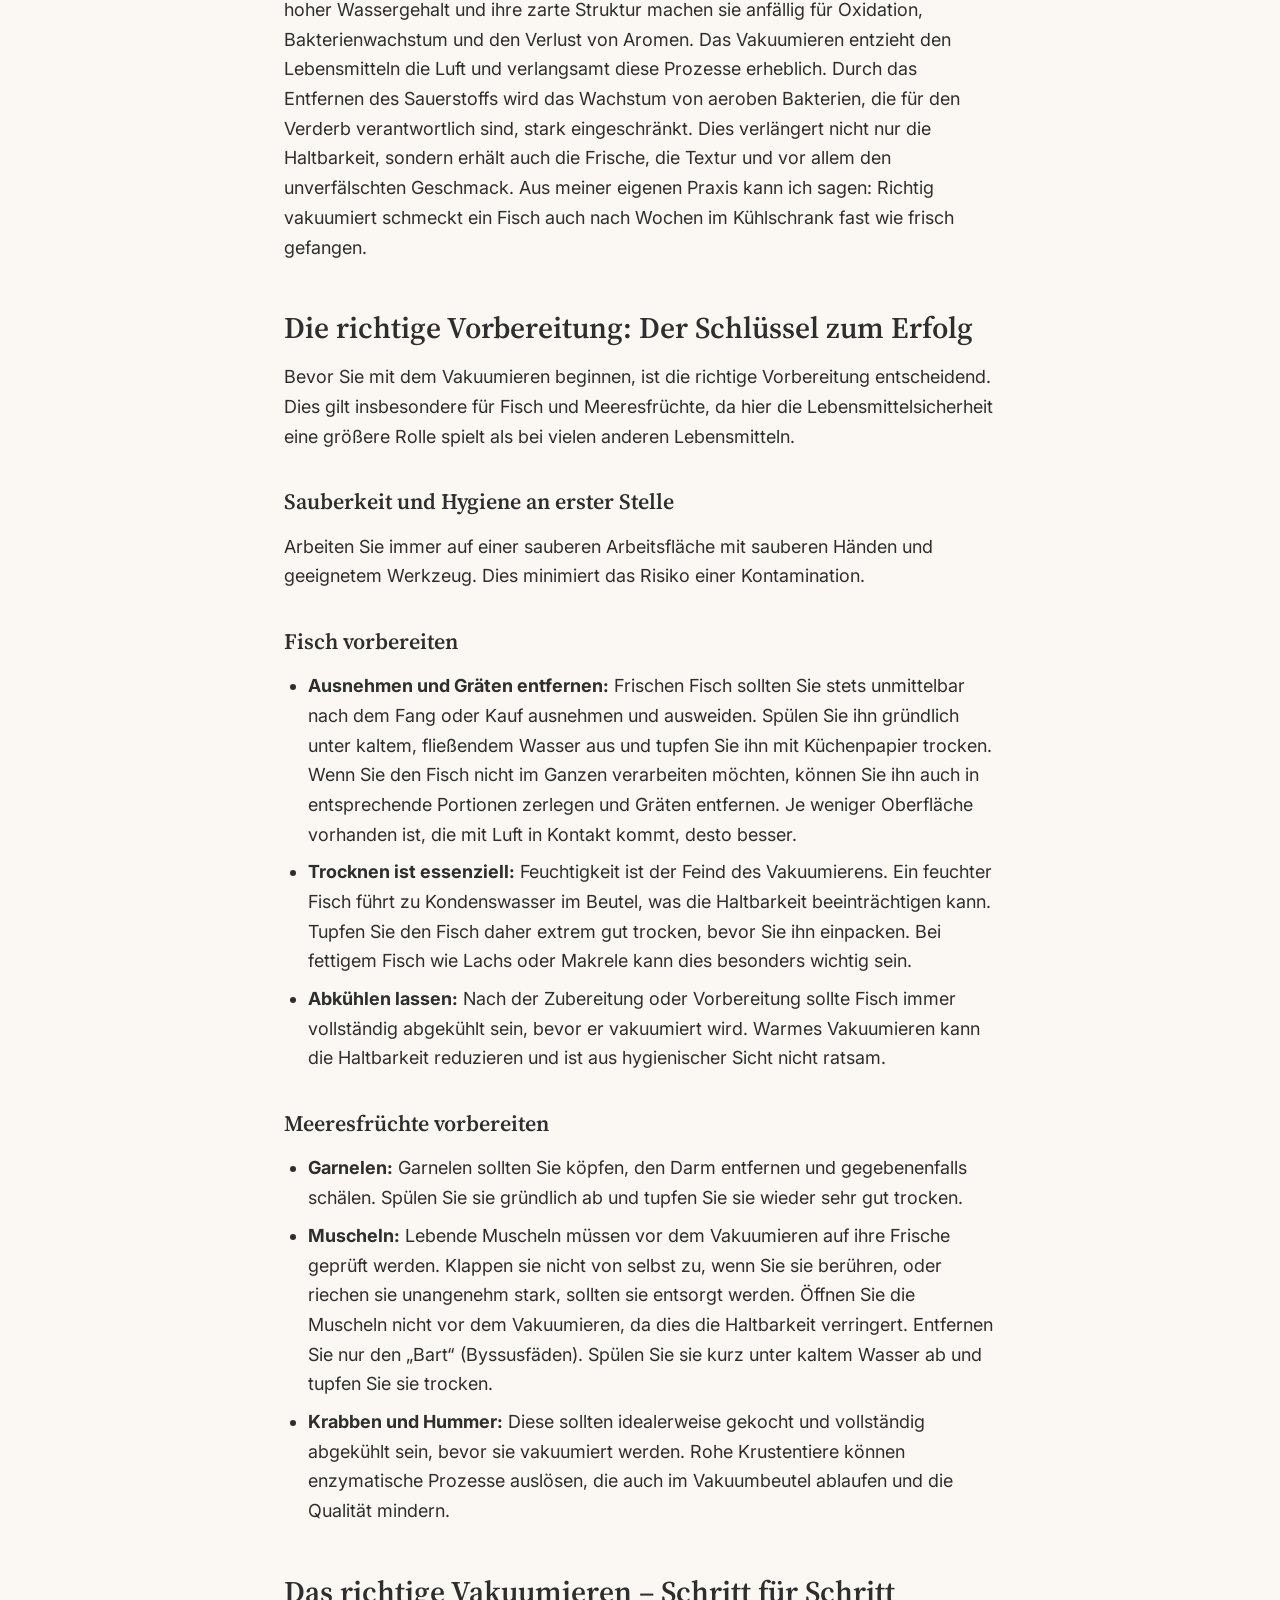
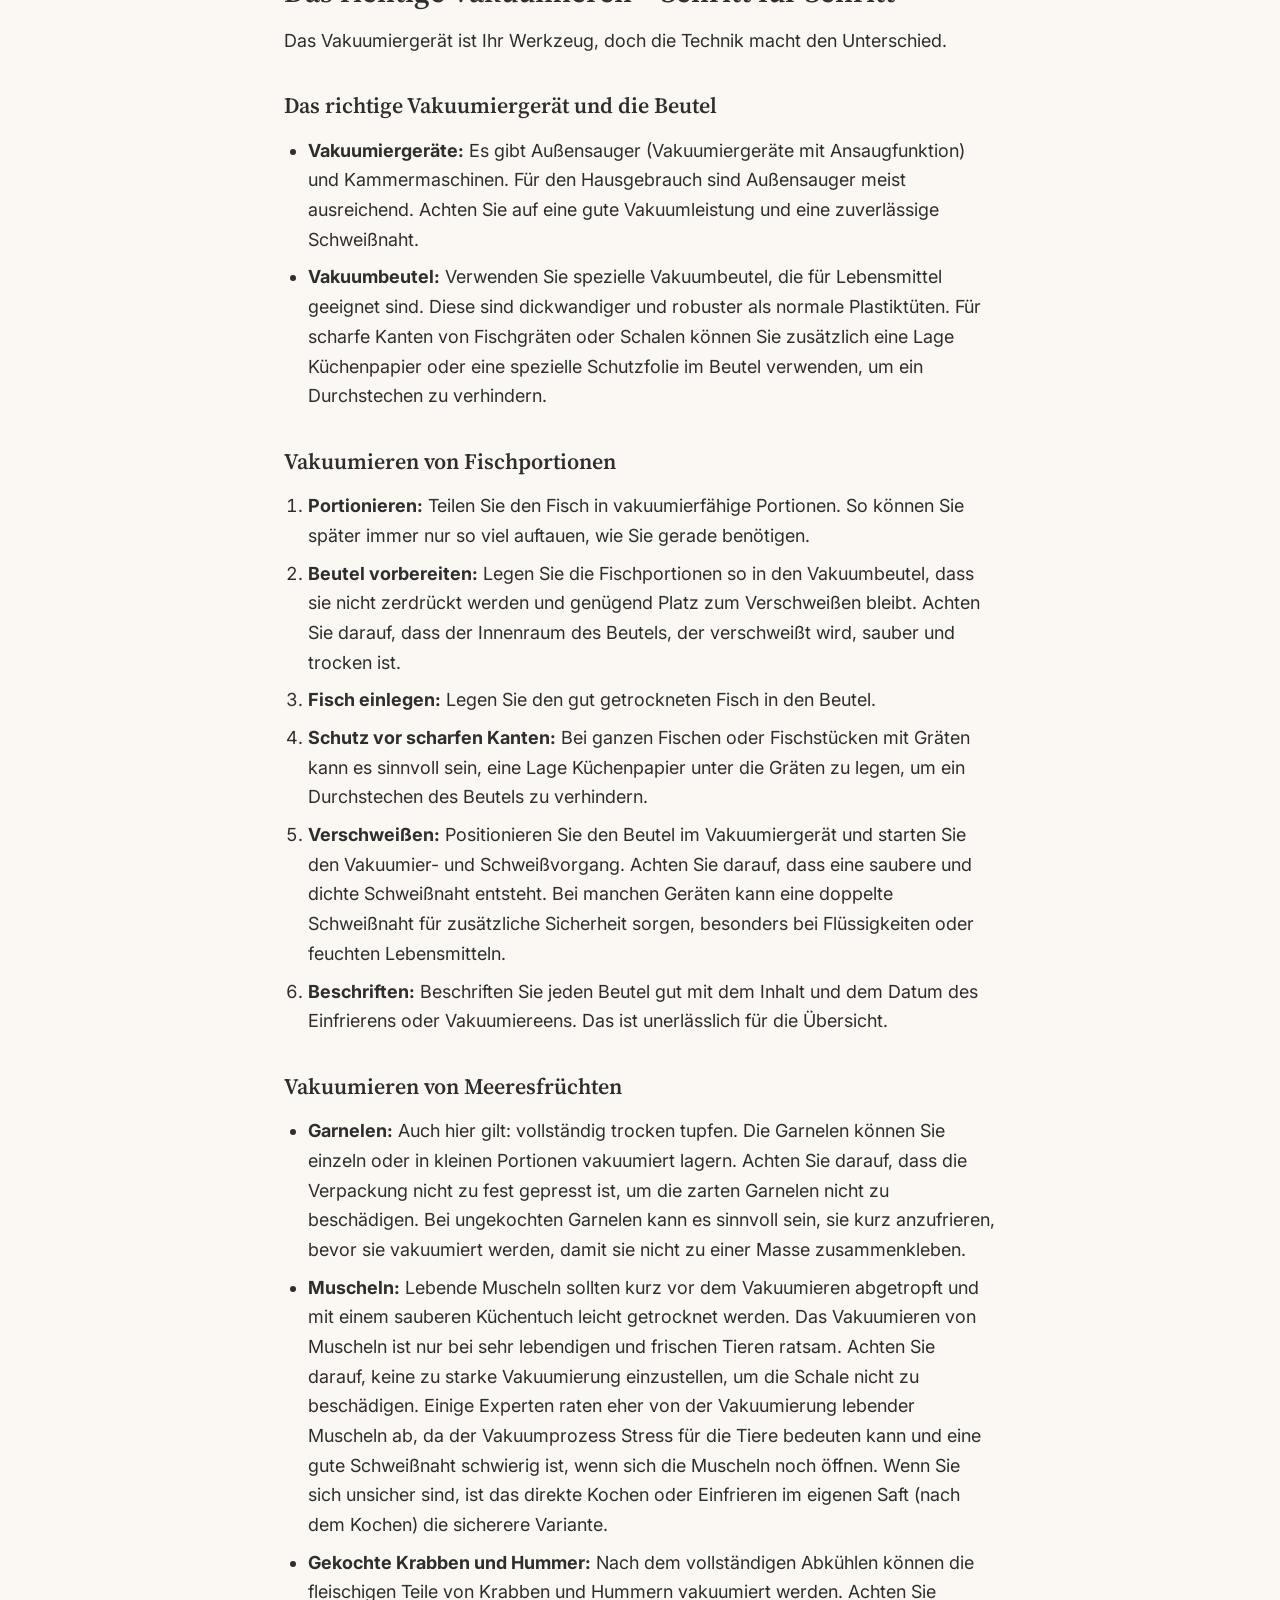
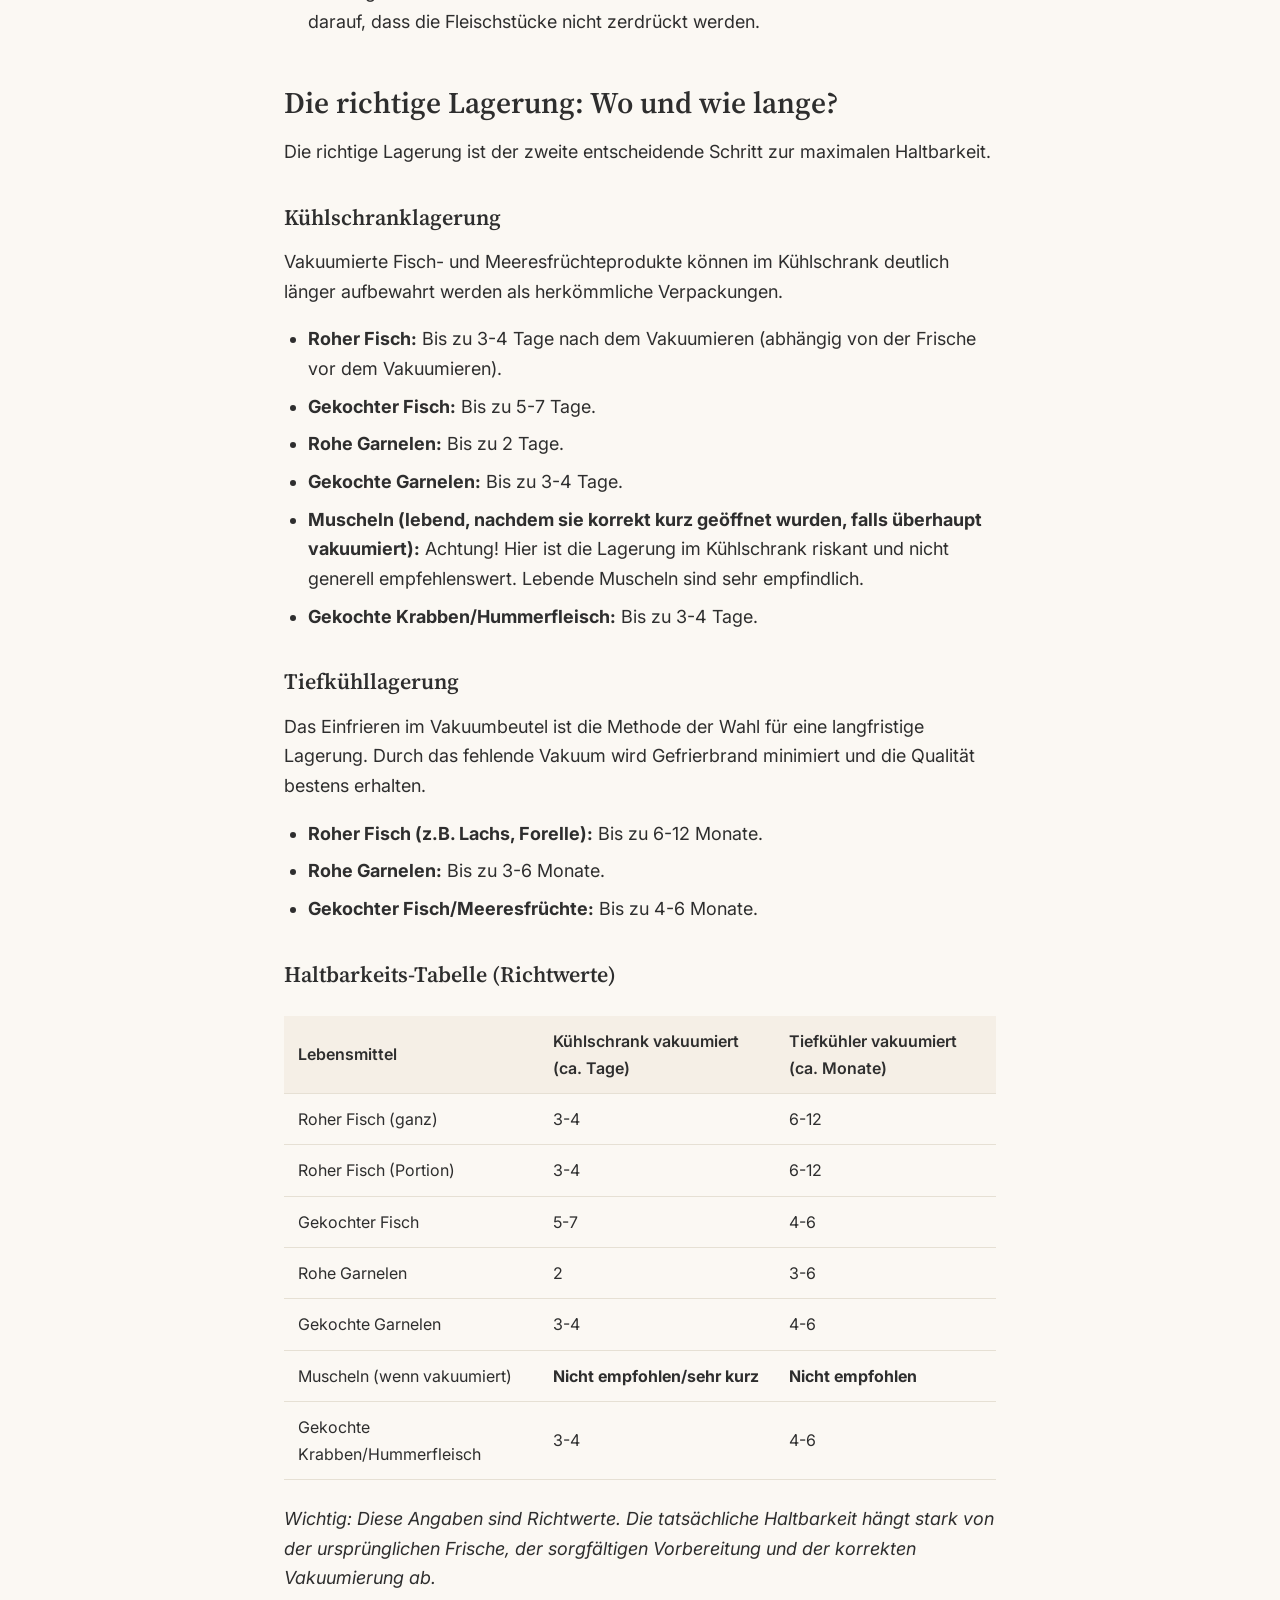
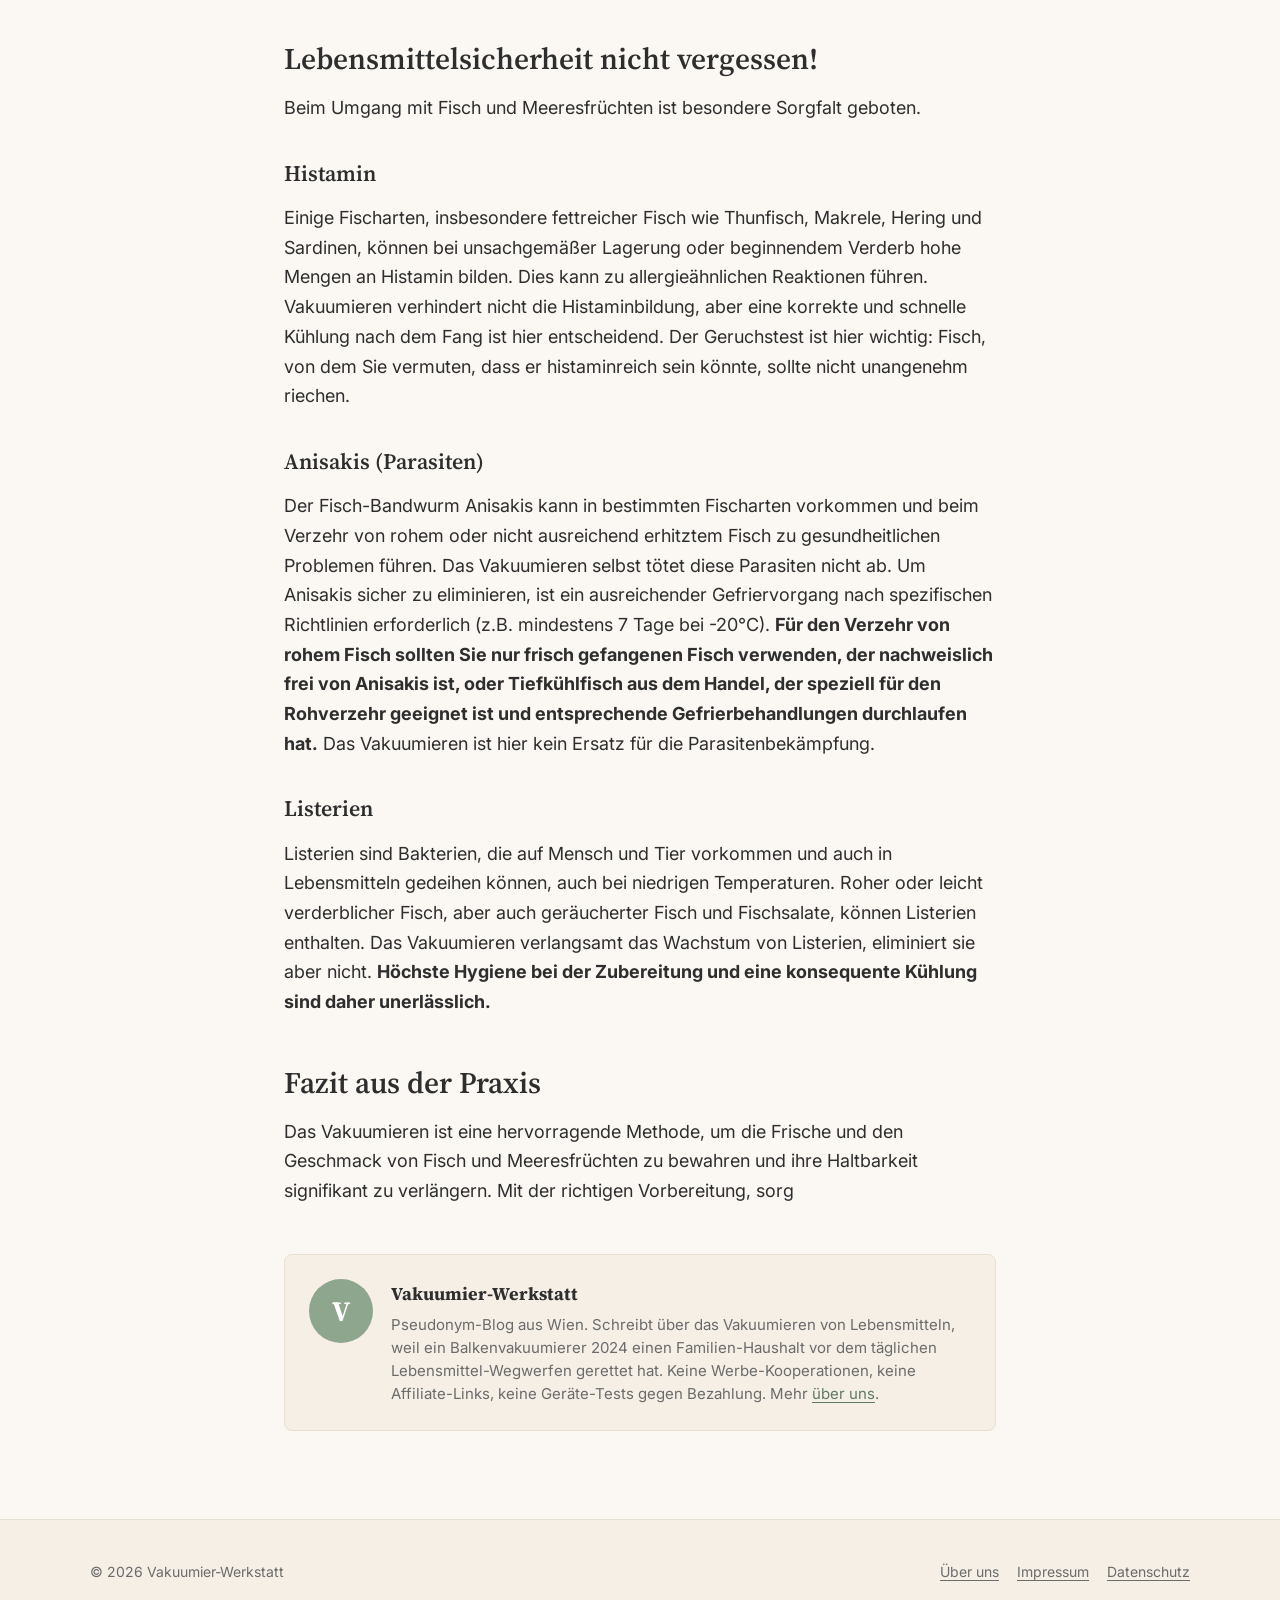
<file: artikel/fisch-meeresfruechte.html>
<!doctype html>
<html lang="de">
<head>
<meta charset="utf-8">
<meta name="viewport" content="width=device-width,initial-scale=1">
<title>Fisch und Meeresfrüchte vakuumieren — Lachs, Garnelen, Muscheln richtig haltbar machen | Vakuumier-Werkstatt</title>
<meta name="description" content="Lachs, Forelle, Garnelen und Muscheln vakuumieren ohne Aromaverlust. Mit Haltbarkeits-Tabelle und Hinweisen zu Histamin, Anisakis und Listerien.">
<link rel="canonical" href="https://nichtagentur.github.io/vakuumier-werkstatt/artikel/fisch-meeresfruechte.html">
<meta name="robots" content="index,follow,max-image-preview:large">
<meta name="author" content="Vakuumier-Werkstatt">
<meta name="theme-color" content="#F5EFE6">

<meta property="og:type" content="article">
<meta property="og:locale" content="de_DE">
<meta property="og:title" content="Fisch und Meeresfrüchte vakuumieren — Lachs, Garnelen, Muscheln richtig haltbar machen">
<meta property="og:description" content="Lachs, Forelle, Garnelen und Muscheln vakuumieren ohne Aromaverlust. Mit Haltbarkeits-Tabelle und Hinweisen zu Histamin, Anisakis und Listerien.">
<meta property="og:image" content="https://nichtagentur.github.io/vakuumier-werkstatt/img/fisch-meeresfruechte.png">
<meta property="og:url" content="https://nichtagentur.github.io/vakuumier-werkstatt/artikel/fisch-meeresfruechte.html">
<meta property="article:published_time" content="2026-05-06">

<meta name="twitter:card" content="summary_large_image">
<meta name="twitter:image" content="https://nichtagentur.github.io/vakuumier-werkstatt/img/fisch-meeresfruechte.png">

<link rel="preconnect" href="https://fonts.googleapis.com">
<link rel="preconnect" href="https://fonts.gstatic.com" crossorigin>
<link rel="stylesheet" href="https://fonts.googleapis.com/css2?family=Inter:wght@400;500;600;700&amp;family=Source+Serif+4:wght@400;600;700&amp;display=swap">
<link rel="stylesheet" href="../assets/style.css">

<script type="application/ld+json">
{
  "@context": "https://schema.org",
  "@type": "Article",
  "headline": "Fisch und Meeresfrüchte vakuumieren — Lachs, Garnelen, Muscheln richtig haltbar machen",
  "description": "Lachs, Forelle, Garnelen und Muscheln vakuumieren ohne Aromaverlust. Mit Haltbarkeits-Tabelle und Hinweisen zu Histamin, Anisakis und Listerien.",
  "image": "https://nichtagentur.github.io/vakuumier-werkstatt/img/fisch-meeresfruechte.png",
  "datePublished": "2026-05-06",
  "dateModified": "2026-05-06",
  "author": {
    "@type": "Person",
    "name": "Vakuumier-Werkstatt",
    "url": "https://nichtagentur.github.io/vakuumier-werkstatt/ueber-uns.html"
  },
  "publisher": {
    "@type": "Organization",
    "name": "Vakuumier-Werkstatt",
    "url": "https://nichtagentur.github.io/vakuumier-werkstatt/"
  },
  "mainEntityOfPage": "https://nichtagentur.github.io/vakuumier-werkstatt/artikel/fisch-meeresfruechte.html",
  "inLanguage": "de-DE"
}
</script>
</head>
<body>
<a href="#main" class="skip-link">Zum Inhalt springen</a>

<header class="site-header">
  <div class="nav">
    <a href="../" class="brand">Vakuumier<span>·</span>Werkstatt</a>
    <nav aria-label="Hauptnavigation">
      <ul>
        <li><a href="../#artikel">Artikel</a></li>
        <li><a href="../ueber-uns.html">Über uns</a></li>
        <li><a href="../#faq">FAQ</a></li>
      </ul>
    </nav>
  </div>
</header>

<article class="post" id="main">

  <header class="post-header">
    <span class="kicker">Fisch · Sicherheit</span>
    <h1>Fisch und Meeresfrüchte vakuumieren — Lachs, Garnelen, Muscheln richtig haltbar machen</h1>
    <p class="lede"></p>
    <div class="byline">
      <span>Von <strong>Vakuumier-Werkstatt</strong></span>
      <span>Veröffentlicht: 6. Mai 2026</span>
      <span>11 Min Lesezeit</span>
    </div>
  </header>

  <figure>
    <img src="../img/fisch-meeresfruechte.png" alt="Drei vakuumierte Beutel mit Lachsfilet, Tigergarnelen und Wolfsbarsch-Filets auf Marmor mit Dill und Zitrone" width="1200" height="800" fetchpriority="high">
    <figcaption>Fisch ist beim Vakuumieren besonders heikel — die Tabelle weiter unten zeigt, wie lange welche Sorte hält und welche Sicherheitsregeln zwingend sind.</figcaption>
  </figure>

  <h2>Fisch und Meeresfrüchte vakuumieren: Lachs, Forelle, Garnelen, Muscheln richtig haltbar machen, ohne Aroma zu verlieren</h2>
  <p><strong>TL;DR:</strong> Vakuumieren ist die ideale Methode, um Fisch und Meeresfrüchte länger frisch zu halten und ihren vollen Geschmack zu bewahren. Dieser Ratgeber zeigt Ihnen Schritt für Schritt, wie Sie verschiedene Sorten richtig vorbereiten, vakuumieren und lagern. Dabei beleuchten wir auch wichtige Aspekte der Lebensmittelsicherheit, damit Ihr Genuss ungetrübt bleibt.</p>
  <h2>Warum vakuumieren wir Fisch und Meeresfrüchte?</h2>
  <p>Fisch und Meeresfrüchte sind empfindliche Lebensmittel, die schnell verderben. Ihr hoher Wassergehalt und ihre zarte Struktur machen sie anfällig für Oxidation, Bakterienwachstum und den Verlust von Aromen. Das Vakuumieren entzieht den Lebensmitteln die Luft und verlangsamt diese Prozesse erheblich. Durch das Entfernen des Sauerstoffs wird das Wachstum von aeroben Bakterien, die für den Verderb verantwortlich sind, stark eingeschränkt. Dies verlängert nicht nur die Haltbarkeit, sondern erhält auch die Frische, die Textur und vor allem den unverfälschten Geschmack. Aus meiner eigenen Praxis kann ich sagen: Richtig vakuumiert schmeckt ein Fisch auch nach Wochen im Kühlschrank fast wie frisch gefangen.</p>
  <h2>Die richtige Vorbereitung: Der Schlüssel zum Erfolg</h2>
  <p>Bevor Sie mit dem Vakuumieren beginnen, ist die richtige Vorbereitung entscheidend. Dies gilt insbesondere für Fisch und Meeresfrüchte, da hier die Lebensmittelsicherheit eine größere Rolle spielt als bei vielen anderen Lebensmitteln.</p>
  <h3>Sauberkeit und Hygiene an erster Stelle</h3>
  <p>Arbeiten Sie immer auf einer sauberen Arbeitsfläche mit sauberen Händen und geeignetem Werkzeug. Dies minimiert das Risiko einer Kontamination.</p>
  <h3>Fisch vorbereiten</h3>
  <ul>
  <li><strong>Ausnehmen und Gräten entfernen:</strong> Frischen Fisch sollten Sie stets unmittelbar nach dem Fang oder Kauf ausnehmen und ausweiden. Spülen Sie ihn gründlich unter kaltem, fließendem Wasser aus und tupfen Sie ihn mit Küchenpapier trocken. Wenn Sie den Fisch nicht im Ganzen verarbeiten möchten, können Sie ihn auch in entsprechende Portionen zerlegen und Gräten entfernen. Je weniger Oberfläche vorhanden ist, die mit Luft in Kontakt kommt, desto besser.</li>
  <li><strong>Trocknen ist essenziell:</strong> Feuchtigkeit ist der Feind des Vakuumierens. Ein feuchter Fisch führt zu Kondenswasser im Beutel, was die Haltbarkeit beeinträchtigen kann. Tupfen Sie den Fisch daher extrem gut trocken, bevor Sie ihn einpacken. Bei fettigem Fisch wie Lachs oder Makrele kann dies besonders wichtig sein.</li>
  <li><strong>Abkühlen lassen:</strong> Nach der Zubereitung oder Vorbereitung sollte Fisch immer vollständig abgekühlt sein, bevor er vakuumiert wird. Warmes Vakuumieren kann die Haltbarkeit reduzieren und ist aus hygienischer Sicht nicht ratsam.</li>
  </ul>
  <h3>Meeresfrüchte vorbereiten</h3>
  <ul>
  <li><strong>Garnelen:</strong> Garnelen sollten Sie köpfen, den Darm entfernen und gegebenenfalls schälen. Spülen Sie sie gründlich ab und tupfen Sie sie wieder sehr gut trocken.</li>
  <li><strong>Muscheln:</strong> Lebende Muscheln müssen vor dem Vakuumieren auf ihre Frische geprüft werden. Klappen sie nicht von selbst zu, wenn Sie sie berühren, oder riechen sie unangenehm stark, sollten sie entsorgt werden. Öffnen Sie die Muscheln nicht vor dem Vakuumieren, da dies die Haltbarkeit verringert. Entfernen Sie nur den „Bart“ (Byssusfäden). Spülen Sie sie kurz unter kaltem Wasser ab und tupfen Sie sie trocken.</li>
  <li><strong>Krabben und Hummer:</strong> Diese sollten idealerweise gekocht und vollständig abgekühlt sein, bevor sie vakuumiert werden. Rohe Krustentiere können enzymatische Prozesse auslösen, die auch im Vakuumbeutel ablaufen und die Qualität mindern.</li>
  </ul>
  <h2>Das richtige Vakuumieren – Schritt für Schritt</h2>
  <p>Das Vakuumiergerät ist Ihr Werkzeug, doch die Technik macht den Unterschied.</p>
  <h3>Das richtige Vakuumiergerät und die Beutel</h3>
  <ul>
  <li><strong>Vakuumiergeräte:</strong> Es gibt Außensauger (Vakuumiergeräte mit Ansaugfunktion) und Kammermaschinen. Für den Hausgebrauch sind Außensauger meist ausreichend. Achten Sie auf eine gute Vakuumleistung und eine zuverlässige Schweißnaht.</li>
  <li><strong>Vakuumbeutel:</strong> Verwenden Sie spezielle Vakuumbeutel, die für Lebensmittel geeignet sind. Diese sind dickwandiger und robuster als normale Plastiktüten. Für scharfe Kanten von Fischgräten oder Schalen können Sie zusätzlich eine Lage Küchenpapier oder eine spezielle Schutzfolie im Beutel verwenden, um ein Durchstechen zu verhindern.</li>
  </ul>
  <h3>Vakuumieren von Fischportionen</h3>
  <ol>
  <li><strong>Portionieren:</strong> Teilen Sie den Fisch in vakuumierfähige Portionen. So können Sie später immer nur so viel auftauen, wie Sie gerade benötigen.</li>
  <li><strong>Beutel vorbereiten:</strong> Legen Sie die Fischportionen so in den Vakuumbeutel, dass sie nicht zerdrückt werden und genügend Platz zum Verschweißen bleibt. Achten Sie darauf, dass der Innenraum des Beutels, der verschweißt wird, sauber und trocken ist.</li>
  <li><strong>Fisch einlegen:</strong> Legen Sie den gut getrockneten Fisch in den Beutel.</li>
  <li><strong>Schutz vor scharfen Kanten:</strong> Bei ganzen Fischen oder Fischstücken mit Gräten kann es sinnvoll sein, eine Lage Küchenpapier unter die Gräten zu legen, um ein Durchstechen des Beutels zu verhindern.</li>
  <li><strong>Verschweißen:</strong> Positionieren Sie den Beutel im Vakuumiergerät und starten Sie den Vakuumier- und Schweißvorgang. Achten Sie darauf, dass eine saubere und dichte Schweißnaht entsteht. Bei manchen Geräten kann eine doppelte Schweißnaht für zusätzliche Sicherheit sorgen, besonders bei Flüssigkeiten oder feuchten Lebensmitteln.</li>
  <li><strong>Beschriften:</strong> Beschriften Sie jeden Beutel gut mit dem Inhalt und dem Datum des Einfrierens oder Vakuumiereens. Das ist unerlässlich für die Übersicht.</li>
  </ol>
  <h3>Vakuumieren von Meeresfrüchten</h3>
  <ul>
  <li><strong>Garnelen:</strong> Auch hier gilt: vollständig trocken tupfen. Die Garnelen können Sie einzeln oder in kleinen Portionen vakuumiert lagern. Achten Sie darauf, dass die Verpackung nicht zu fest gepresst ist, um die zarten Garnelen nicht zu beschädigen. Bei ungekochten Garnelen kann es sinnvoll sein, sie kurz anzufrieren, bevor sie vakuumiert werden, damit sie nicht zu einer Masse zusammenkleben.</li>
  <li><strong>Muscheln:</strong> Lebende Muscheln sollten kurz vor dem Vakuumieren abgetropft und mit einem sauberen Küchentuch leicht getrocknet werden. Das Vakuumieren von Muscheln ist nur bei sehr lebendigen und frischen Tieren ratsam. Achten Sie darauf, keine zu starke Vakuumierung einzustellen, um die Schale nicht zu beschädigen. Einige Experten raten eher von der Vakuumierung lebender Muscheln ab, da der Vakuumprozess Stress für die Tiere bedeuten kann und eine gute Schweißnaht schwierig ist, wenn sich die Muscheln noch öffnen. Wenn Sie sich unsicher sind, ist das direkte Kochen oder Einfrieren im eigenen Saft (nach dem Kochen) die sicherere Variante.</li>
  <li><strong>Gekochte Krabben und Hummer:</strong> Nach dem vollständigen Abkühlen können die fleischigen Teile von Krabben und Hummern vakuumiert werden. Achten Sie darauf, dass die Fleischstücke nicht zerdrückt werden.</li>
  </ul>
  <h2>Die richtige Lagerung: Wo und wie lange?</h2>
  <p>Die richtige Lagerung ist der zweite entscheidende Schritt zur maximalen Haltbarkeit.</p>
  <h3>Kühlschranklagerung</h3>
  <p>Vakuumierte Fisch- und Meeresfrüchteprodukte können im Kühlschrank deutlich länger aufbewahrt werden als herkömmliche Verpackungen.</p>
  <ul>
  <li><strong>Roher Fisch:</strong> Bis zu 3-4 Tage nach dem Vakuumieren (abhängig von der Frische vor dem Vakuumieren).</li>
  <li><strong>Gekochter Fisch:</strong> Bis zu 5-7 Tage.</li>
  <li><strong>Rohe Garnelen:</strong> Bis zu 2 Tage.</li>
  <li><strong>Gekochte Garnelen:</strong> Bis zu 3-4 Tage.</li>
  <li><strong>Muscheln (lebend, nachdem sie korrekt kurz geöffnet wurden, falls überhaupt vakuumiert):</strong> Achtung! Hier ist die Lagerung im Kühlschrank riskant und nicht generell empfehlenswert. Lebende Muscheln sind sehr empfindlich.</li>
  <li><strong>Gekochte Krabben/Hummerfleisch:</strong> Bis zu 3-4 Tage.</li>
  </ul>
  <h3>Tiefkühllagerung</h3>
  <p>Das Einfrieren im Vakuumbeutel ist die Methode der Wahl für eine langfristige Lagerung. Durch das fehlende Vakuum wird Gefrierbrand minimiert und die Qualität bestens erhalten.</p>
  <ul>
  <li><strong>Roher Fisch (z.B. Lachs, Forelle):</strong> Bis zu 6-12 Monate.</li>
  <li><strong>Rohe Garnelen:</strong> Bis zu 3-6 Monate.</li>
  <li><strong>Gekochter Fisch/Meeresfrüchte:</strong> Bis zu 4-6 Monate.</li>
  </ul>
  <h3>Haltbarkeits-Tabelle (Richtwerte)</h3>
  <table>
  <thead><tr><th>Lebensmittel</th><th>Kühlschrank vakuumiert (ca. Tage)</th><th>Tiefkühler vakuumiert (ca. Monate)</th></tr></thead>
  <tbody>
  <tr><td>Roher Fisch (ganz)</td><td>3-4</td><td>6-12</td></tr>
  <tr><td>Roher Fisch (Portion)</td><td>3-4</td><td>6-12</td></tr>
  <tr><td>Gekochter Fisch</td><td>5-7</td><td>4-6</td></tr>
  <tr><td>Rohe Garnelen</td><td>2</td><td>3-6</td></tr>
  <tr><td>Gekochte Garnelen</td><td>3-4</td><td>4-6</td></tr>
  <tr><td>Muscheln (wenn vakuumiert)</td><td><strong>Nicht empfohlen/sehr kurz</strong></td><td><strong>Nicht empfohlen</strong></td></tr>
  <tr><td>Gekochte Krabben/Hummerfleisch</td><td>3-4</td><td>4-6</td></tr>
  </tbody></table>
  <p><em>Wichtig: Diese Angaben sind Richtwerte. Die tatsächliche Haltbarkeit hängt stark von der ursprünglichen Frische, der sorgfältigen Vorbereitung und der korrekten Vakuumierung ab.</em></p>
  <h2>Lebensmittelsicherheit nicht vergessen!</h2>
  <p>Beim Umgang mit Fisch und Meeresfrüchten ist besondere Sorgfalt geboten.</p>
  <h3>Histamin</h3>
  <p>Einige Fischarten, insbesondere fettreicher Fisch wie Thunfisch, Makrele, Hering und Sardinen, können bei unsachgemäßer Lagerung oder beginnendem Verderb hohe Mengen an Histamin bilden. Dies kann zu allergieähnlichen Reaktionen führen. Vakuumieren verhindert nicht die Histaminbildung, aber eine korrekte und schnelle Kühlung nach dem Fang ist hier entscheidend. Der Geruchstest ist hier wichtig: Fisch, von dem Sie vermuten, dass er histaminreich sein könnte, sollte nicht unangenehm riechen.</p>
  <h3>Anisakis (Parasiten)</h3>
  <p>Der Fisch-Bandwurm Anisakis kann in bestimmten Fischarten vorkommen und beim Verzehr von rohem oder nicht ausreichend erhitztem Fisch zu gesundheitlichen Problemen führen. Das Vakuumieren selbst tötet diese Parasiten nicht ab. Um Anisakis sicher zu eliminieren, ist ein ausreichender Gefriervorgang nach spezifischen Richtlinien erforderlich (z.B. mindestens 7 Tage bei -20°C). <strong>Für den Verzehr von rohem Fisch sollten Sie nur frisch gefangenen Fisch verwenden, der nachweislich frei von Anisakis ist, oder Tiefkühlfisch aus dem Handel, der speziell für den Rohverzehr geeignet ist und entsprechende Gefrierbehandlungen durchlaufen hat.</strong> Das Vakuumieren ist hier kein Ersatz für die Parasitenbekämpfung.</p>
  <h3>Listerien</h3>
  <p>Listerien sind Bakterien, die auf Mensch und Tier vorkommen und auch in Lebensmitteln gedeihen können, auch bei niedrigen Temperaturen. Roher oder leicht verderblicher Fisch, aber auch geräucherter Fisch und Fischsalate, können Listerien enthalten. Das Vakuumieren verlangsamt das Wachstum von Listerien, eliminiert sie aber nicht. <strong>Höchste Hygiene bei der Zubereitung und eine konsequente Kühlung sind daher unerlässlich.</strong></p>
  <h2>Fazit aus der Praxis</h2>
  <p>Das Vakuumieren ist eine hervorragende Methode, um die Frische und den Geschmack von Fisch und Meeresfrüchten zu bewahren und ihre Haltbarkeit signifikant zu verlängern. Mit der richtigen Vorbereitung, sorg</p>

  <div class="author-box">
    <div class="author-avatar" aria-hidden="true">V</div>
    <div>
      <h4>Vakuumier-Werkstatt</h4>
      <p>Pseudonym-Blog aus Wien. Schreibt über das Vakuumieren von Lebensmitteln, weil ein Balkenvakuumierer 2024 einen Familien-Haushalt vor dem täglichen Lebensmittel-Wegwerfen gerettet hat. Keine Werbe-Kooperationen, keine Affiliate-Links, keine Geräte-Tests gegen Bezahlung. Mehr <a href="../ueber-uns.html">über uns</a>.</p>
    </div>
  </div>

</article>

<footer class="site-footer">
  <div class="inner">
    <div>© 2026 Vakuumier-Werkstatt</div>
    <ul>
      <li><a href="../ueber-uns.html">Über uns</a></li>
      <li><a href="../impressum.html">Impressum</a></li>
      <li><a href="../datenschutz.html">Datenschutz</a></li>
    </ul>
  </div>
</footer>

</body>
</html>
</file>
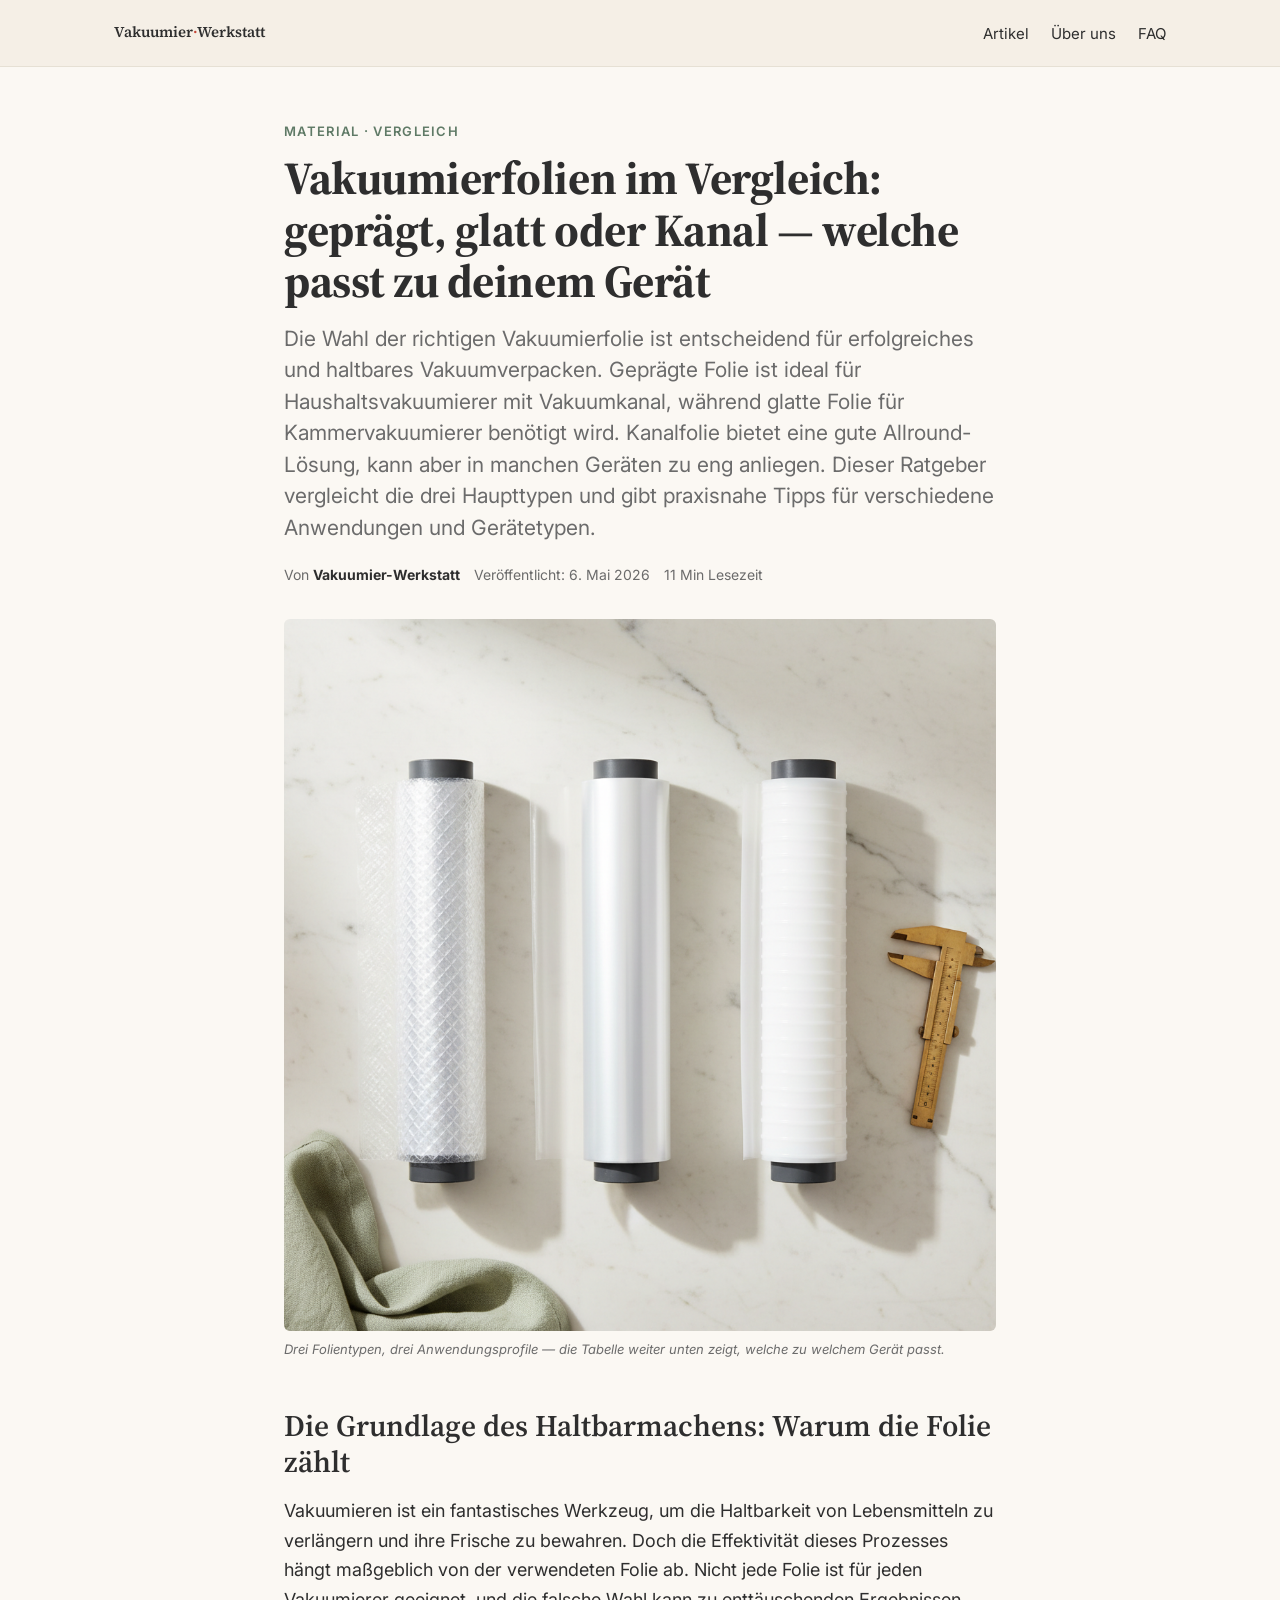
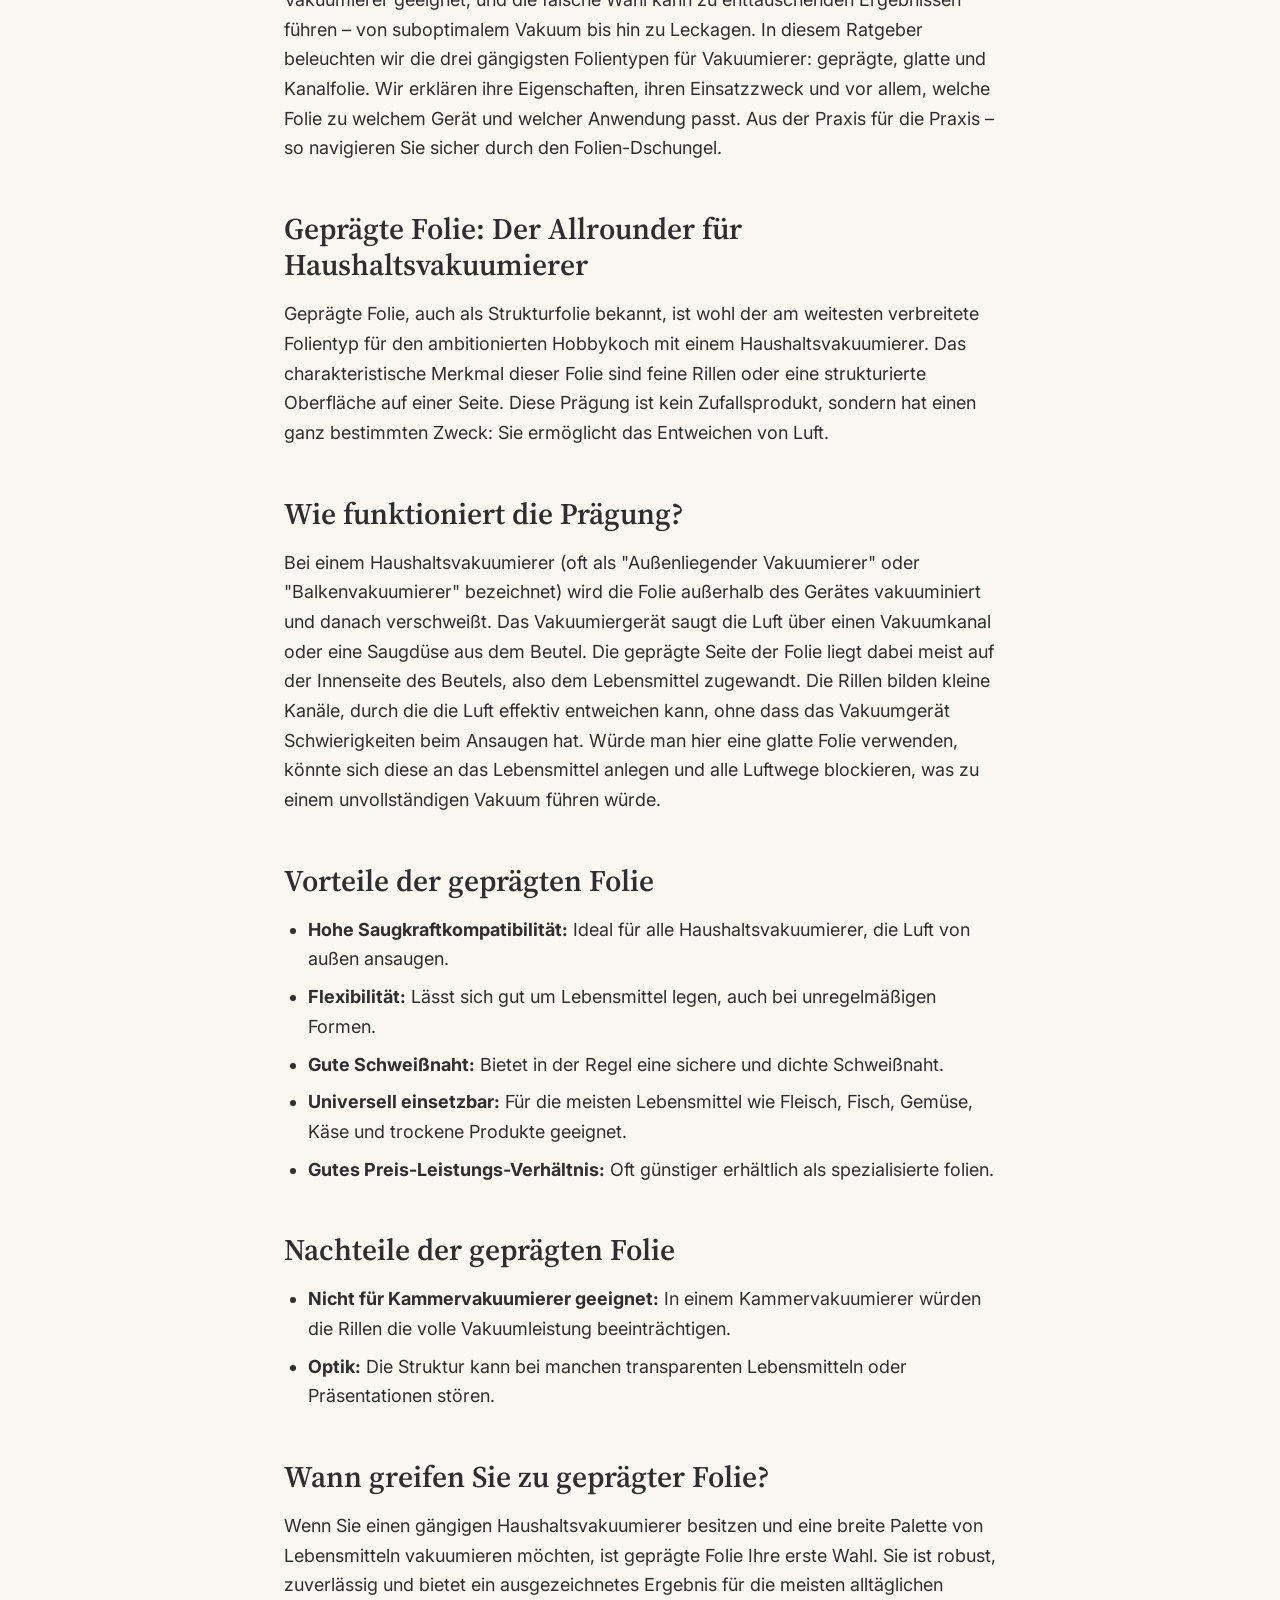
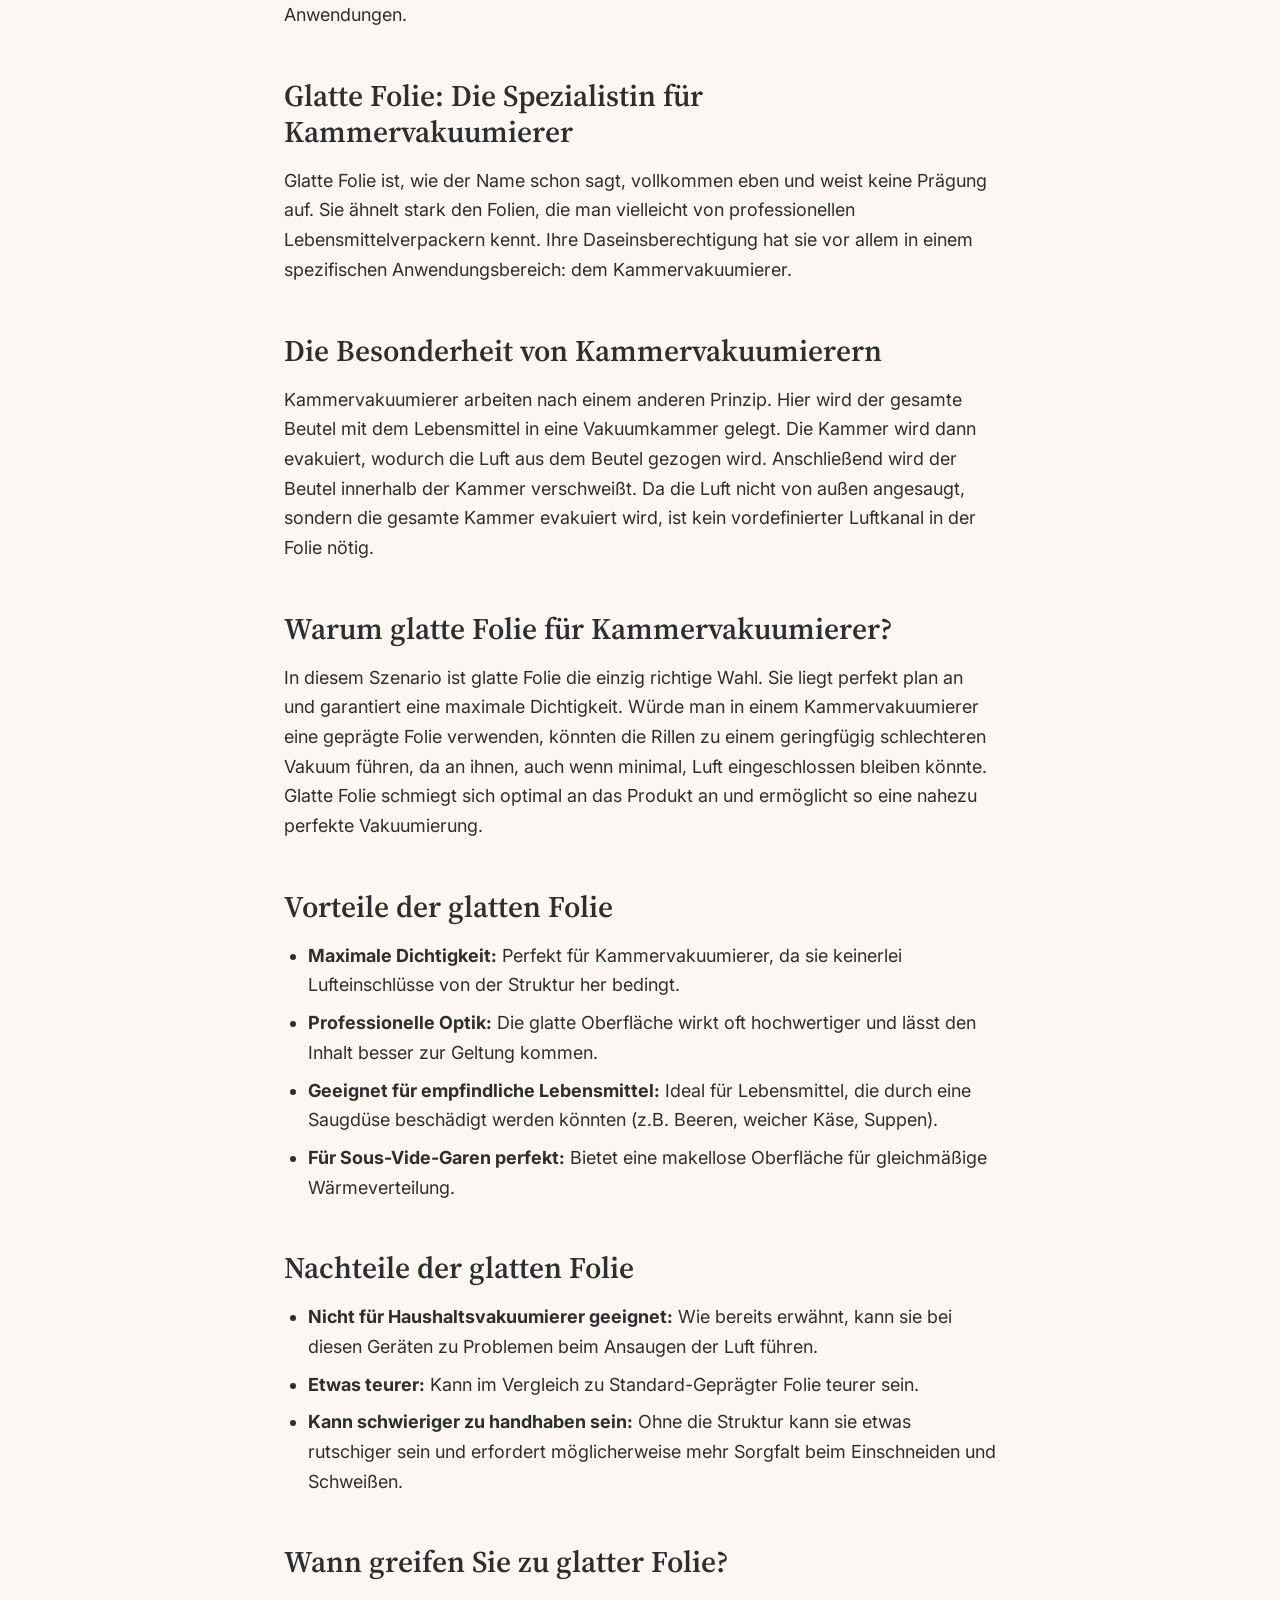
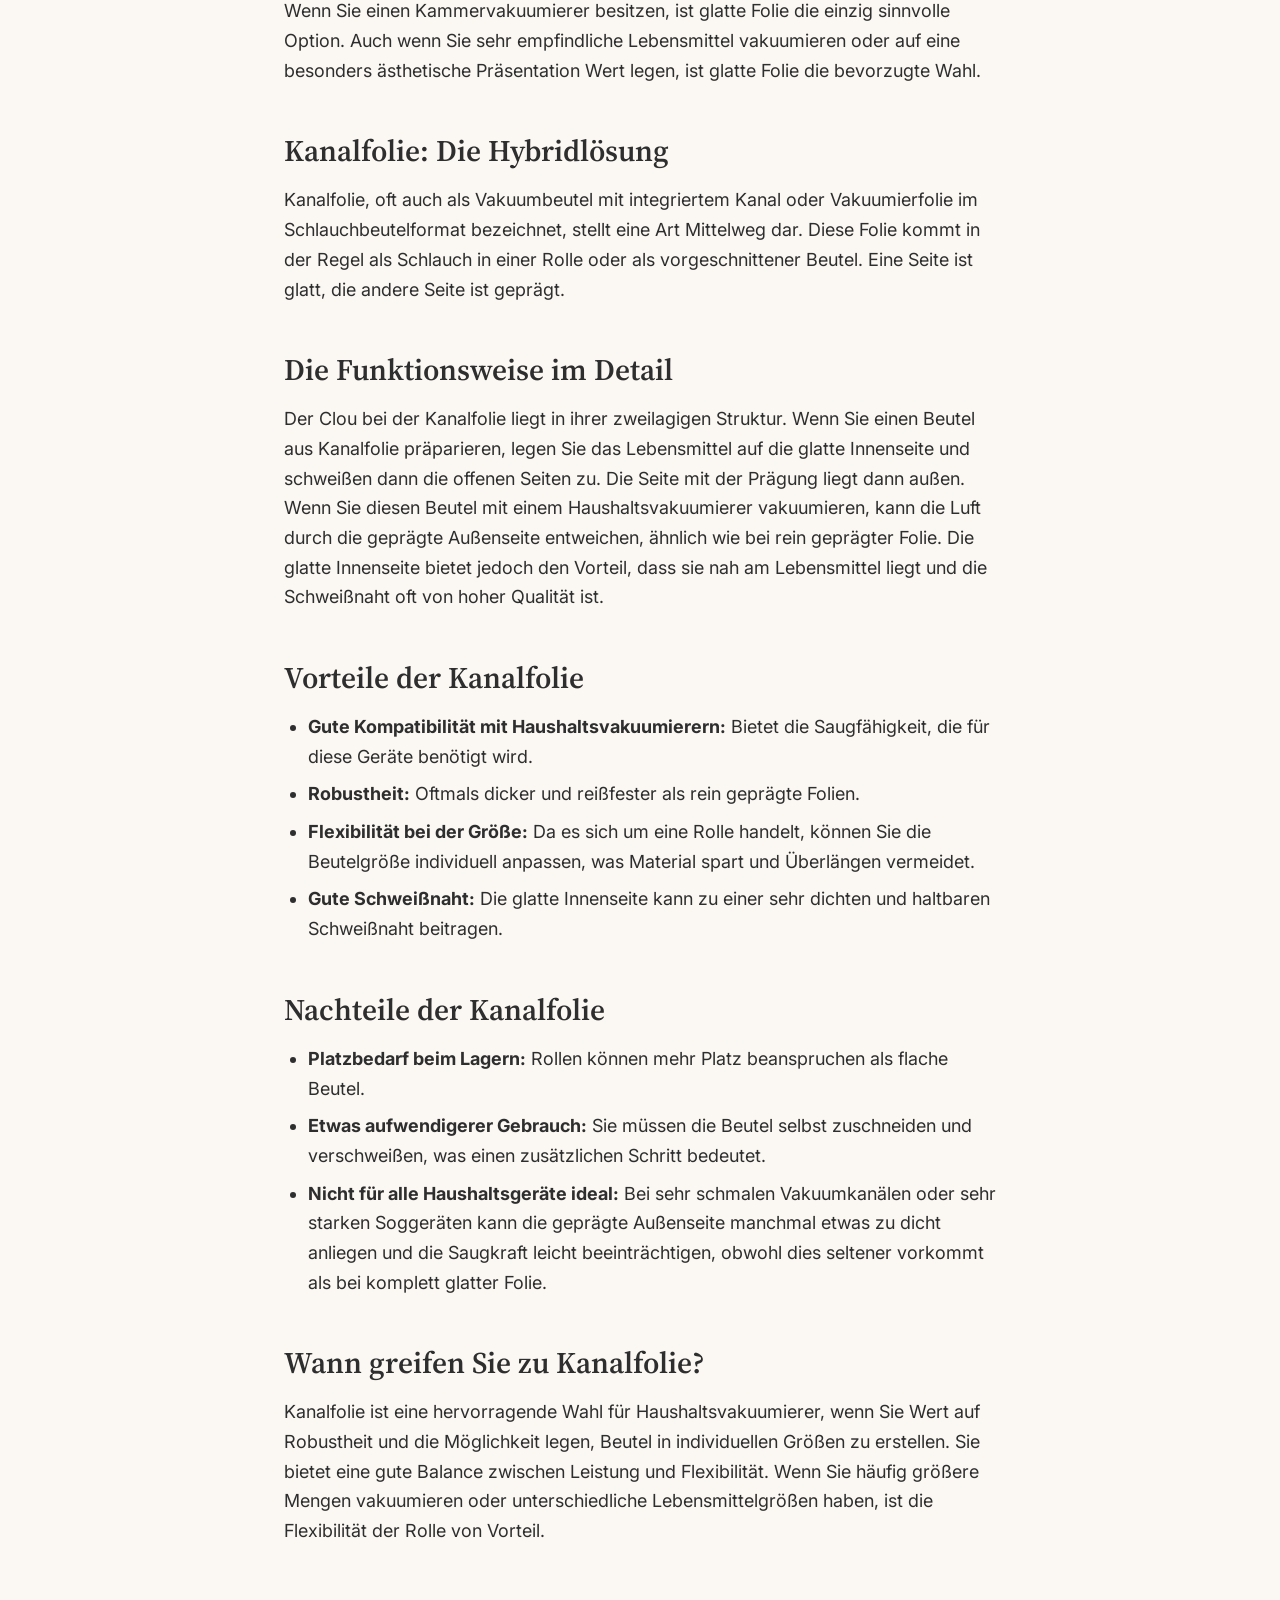
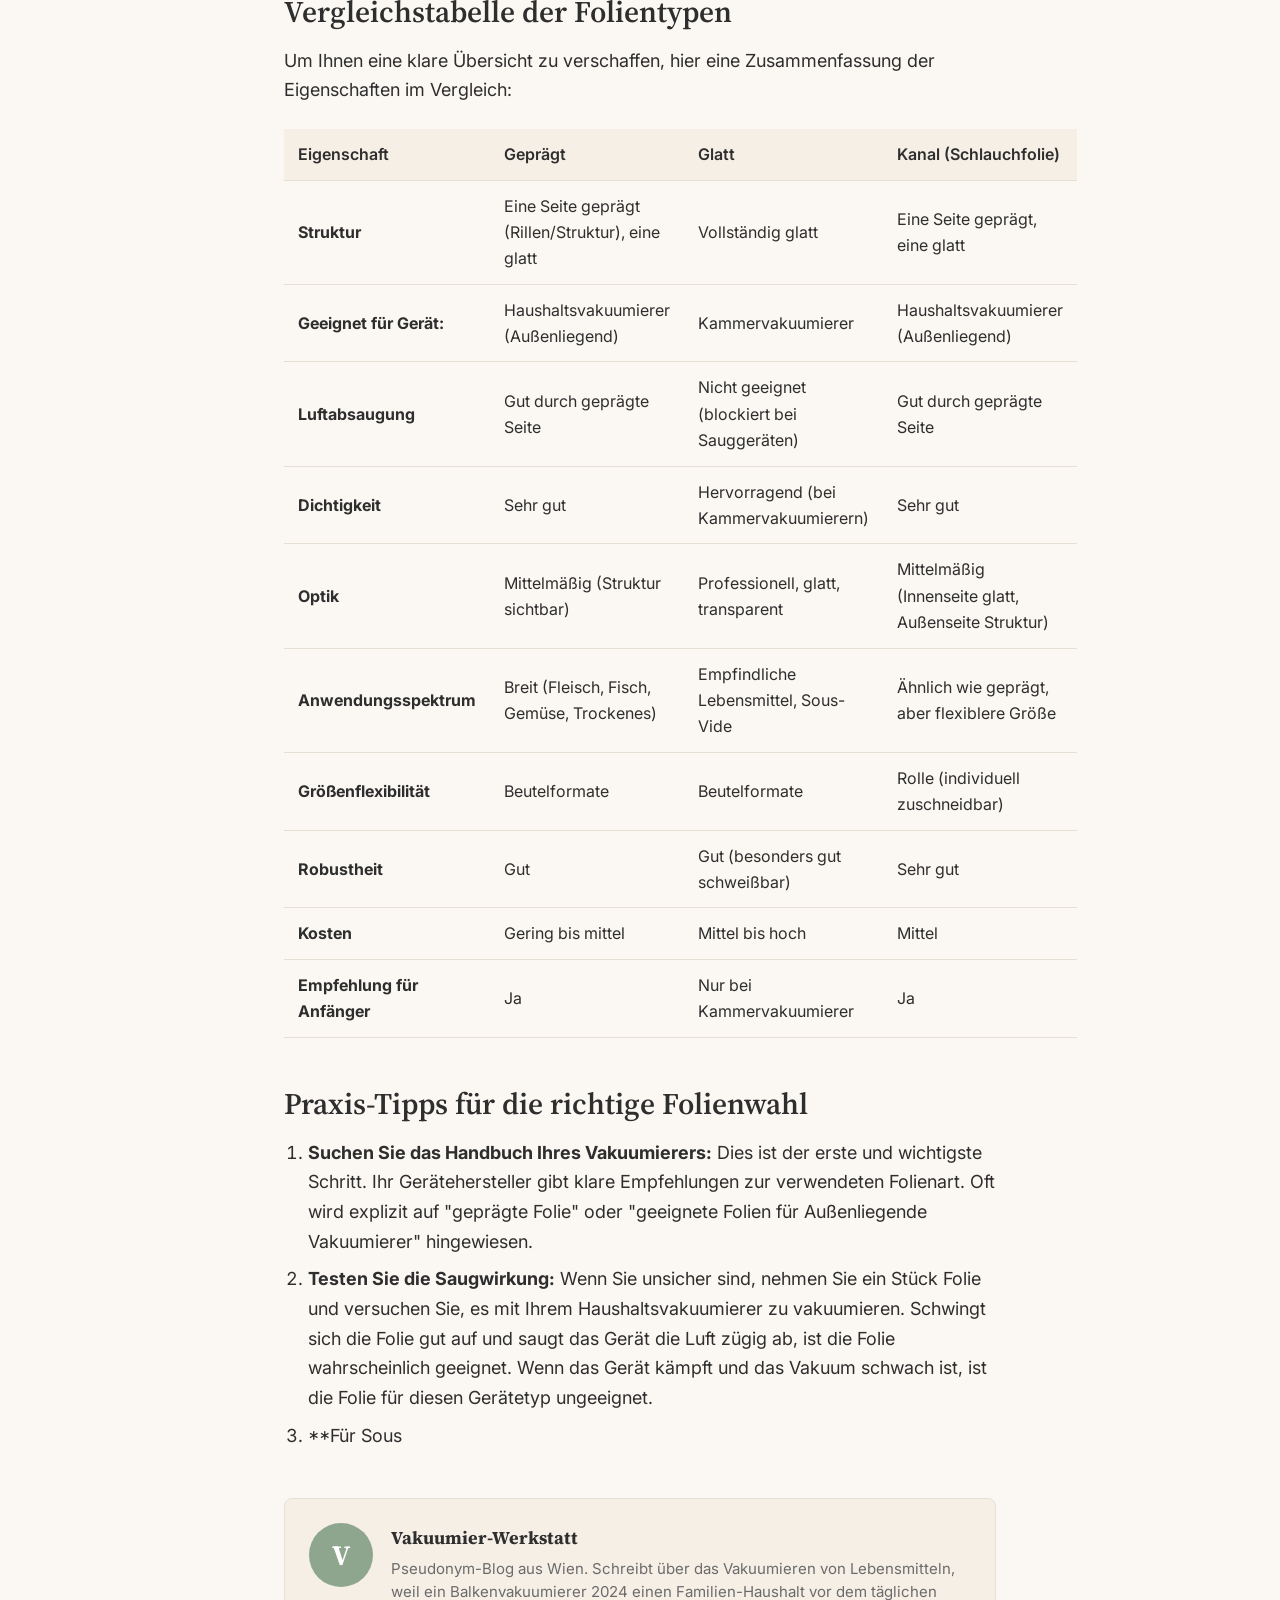
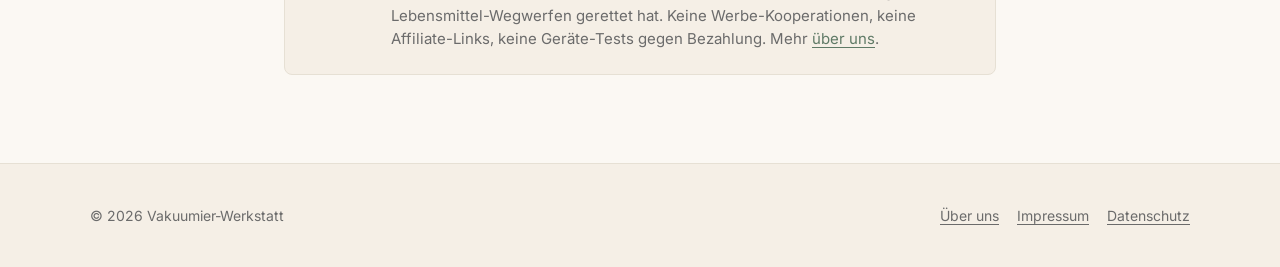
<file: artikel/folientypen-vergleich.html>
<!doctype html>
<html lang="de">
<head>
<meta charset="utf-8">
<meta name="viewport" content="width=device-width,initial-scale=1">
<title>Vakuumierfolien im Vergleich: geprägt, glatt oder Kanal — welche passt zu deinem Gerät | Vakuumier-Werkstatt</title>
<meta name="description" content="Geprägte, glatte oder Kanalfolie? Vergleich der drei wichtigsten Vakuumierfolien-Typen mit Tabelle, Praxis-Tipps und klarer Empfehlung pro Vakuumierer-Typ.">
<link rel="canonical" href="https://nichtagentur.github.io/vakuumier-werkstatt/artikel/folientypen-vergleich.html">
<meta name="robots" content="index,follow,max-image-preview:large">
<meta name="author" content="Vakuumier-Werkstatt">
<meta name="theme-color" content="#F5EFE6">

<meta property="og:type" content="article">
<meta property="og:locale" content="de_DE">
<meta property="og:title" content="Vakuumierfolien im Vergleich: geprägt, glatt oder Kanal — welche passt zu deinem Gerät">
<meta property="og:description" content="Geprägte, glatte oder Kanalfolie? Vergleich der drei wichtigsten Vakuumierfolien-Typen mit Tabelle, Praxis-Tipps und klarer Empfehlung pro Vakuumierer-Typ.">
<meta property="og:image" content="https://nichtagentur.github.io/vakuumier-werkstatt/img/folientypen-vergleich.png">
<meta property="og:url" content="https://nichtagentur.github.io/vakuumier-werkstatt/artikel/folientypen-vergleich.html">
<meta property="article:published_time" content="2026-05-06">

<meta name="twitter:card" content="summary_large_image">
<meta name="twitter:image" content="https://nichtagentur.github.io/vakuumier-werkstatt/img/folientypen-vergleich.png">

<link rel="preconnect" href="https://fonts.googleapis.com">
<link rel="preconnect" href="https://fonts.gstatic.com" crossorigin>
<link rel="stylesheet" href="https://fonts.googleapis.com/css2?family=Inter:wght@400;500;600;700&amp;family=Source+Serif+4:wght@400;600;700&amp;display=swap">
<link rel="stylesheet" href="../assets/style.css">

<script type="application/ld+json">
{
  "@context": "https://schema.org",
  "@type": "Article",
  "headline": "Vakuumierfolien im Vergleich: geprägt, glatt oder Kanal — welche passt zu deinem Gerät",
  "description": "Geprägte, glatte oder Kanalfolie? Vergleich der drei wichtigsten Vakuumierfolien-Typen mit Tabelle, Praxis-Tipps und klarer Empfehlung pro Vakuumierer-Typ.",
  "image": "https://nichtagentur.github.io/vakuumier-werkstatt/img/folientypen-vergleich.png",
  "datePublished": "2026-05-06",
  "dateModified": "2026-05-06",
  "author": {
    "@type": "Person",
    "name": "Vakuumier-Werkstatt",
    "url": "https://nichtagentur.github.io/vakuumier-werkstatt/ueber-uns.html"
  },
  "publisher": {
    "@type": "Organization",
    "name": "Vakuumier-Werkstatt",
    "url": "https://nichtagentur.github.io/vakuumier-werkstatt/"
  },
  "mainEntityOfPage": "https://nichtagentur.github.io/vakuumier-werkstatt/artikel/folientypen-vergleich.html",
  "inLanguage": "de-DE"
}
</script>
</head>
<body>
<a href="#main" class="skip-link">Zum Inhalt springen</a>

<header class="site-header">
  <div class="nav">
    <a href="../" class="brand">Vakuumier<span>·</span>Werkstatt</a>
    <nav aria-label="Hauptnavigation">
      <ul>
        <li><a href="../#artikel">Artikel</a></li>
        <li><a href="../ueber-uns.html">Über uns</a></li>
        <li><a href="../#faq">FAQ</a></li>
      </ul>
    </nav>
  </div>
</header>

<article class="post" id="main">

  <header class="post-header">
    <span class="kicker">Material · Vergleich</span>
    <h1>Vakuumierfolien im Vergleich: geprägt, glatt oder Kanal — welche passt zu deinem Gerät</h1>
    <p class="lede">Die Wahl der richtigen Vakuumierfolie ist entscheidend für erfolgreiches und haltbares Vakuumverpacken. Geprägte Folie ist ideal für Haushaltsvakuumierer mit Vakuumkanal, während glatte Folie für Kammervakuumierer benötigt wird. Kanalfolie bietet eine gute Allround-Lösung, kann aber in manchen Geräten zu eng anliegen. Dieser Ratgeber vergleicht die drei Haupttypen und gibt praxisnahe Tipps für verschiedene Anwendungen und Gerätetypen.</p>
    <div class="byline">
      <span>Von <strong>Vakuumier-Werkstatt</strong></span>
      <span>Veröffentlicht: 6. Mai 2026</span>
      <span>11 Min Lesezeit</span>
    </div>
  </header>

  <figure>
    <img src="../img/folientypen-vergleich.png" alt="Drei Vakuumier-Folienrollen nebeneinander: geprägt, glatt und Kanalfolie auf hellem Marmor" width="1200" height="800" fetchpriority="high">
    <figcaption>Drei Folientypen, drei Anwendungsprofile — die Tabelle weiter unten zeigt, welche zu welchem Gerät passt.</figcaption>
  </figure>

  <h2>Die Grundlage des Haltbarmachens: Warum die Folie zählt</h2>
  <p>Vakuumieren ist ein fantastisches Werkzeug, um die Haltbarkeit von Lebensmitteln zu verlängern und ihre Frische zu bewahren. Doch die Effektivität dieses Prozesses hängt maßgeblich von der verwendeten Folie ab. Nicht jede Folie ist für jeden Vakuumierer geeignet, und die falsche Wahl kann zu enttäuschenden Ergebnissen führen – von suboptimalem Vakuum bis hin zu Leckagen. In diesem Ratgeber beleuchten wir die drei gängigsten Folientypen für Vakuumierer: geprägte, glatte und Kanalfolie. Wir erklären ihre Eigenschaften, ihren Einsatzzweck und vor allem, welche Folie zu welchem Gerät und welcher Anwendung passt. Aus der Praxis für die Praxis – so navigieren Sie sicher durch den Folien-Dschungel.</p>
  <h2>Geprägte Folie: Der Allrounder für Haushaltsvakuumierer</h2>
  <p>Geprägte Folie, auch als Strukturfolie bekannt, ist wohl der am weitesten verbreitete Folientyp für den ambitionierten Hobbykoch mit einem Haushaltsvakuumierer. Das charakteristische Merkmal dieser Folie sind feine Rillen oder eine strukturierte Oberfläche auf einer Seite. Diese Prägung ist kein Zufallsprodukt, sondern hat einen ganz bestimmten Zweck: Sie ermöglicht das Entweichen von Luft.</p>
  <h2>Wie funktioniert die Prägung?</h2>
  <p>Bei einem Haushaltsvakuumierer (oft als &quot;Außenliegender Vakuumierer&quot; oder &quot;Balkenvakuumierer&quot; bezeichnet) wird die Folie außerhalb des Gerätes vakuuminiert und danach verschweißt. Das Vakuumiergerät saugt die Luft über einen Vakuumkanal oder eine Saugdüse aus dem Beutel. Die geprägte Seite der Folie liegt dabei meist auf der Innenseite des Beutels, also dem Lebensmittel zugewandt. Die Rillen bilden kleine Kanäle, durch die die Luft effektiv entweichen kann, ohne dass das Vakuumgerät Schwierigkeiten beim Ansaugen hat. Würde man hier eine glatte Folie verwenden, könnte sich diese an das Lebensmittel anlegen und alle Luftwege blockieren, was zu einem unvollständigen Vakuum führen würde.</p>
  <h2>Vorteile der geprägten Folie</h2>
  <ul>
  <li><strong>Hohe Saugkraftkompatibilität:</strong> Ideal für alle Haushaltsvakuumierer, die Luft von außen ansaugen.</li>
  <li><strong>Flexibilität:</strong> Lässt sich gut um Lebensmittel legen, auch bei unregelmäßigen Formen.</li>
  <li><strong>Gute Schweißnaht:</strong> Bietet in der Regel eine sichere und dichte Schweißnaht.</li>
  <li><strong>Universell einsetzbar:</strong> Für die meisten Lebensmittel wie Fleisch, Fisch, Gemüse, Käse und trockene Produkte geeignet.</li>
  <li><strong>Gutes Preis-Leistungs-Verhältnis:</strong> Oft günstiger erhältlich als spezialisierte folien.</li>
  </ul>
  <h2>Nachteile der geprägten Folie</h2>
  <ul>
  <li><strong>Nicht für Kammervakuumierer geeignet:</strong> In einem Kammervakuumierer würden die Rillen die volle Vakuumleistung beeinträchtigen.</li>
  <li><strong>Optik:</strong> Die Struktur kann bei manchen transparenten Lebensmitteln oder Präsentationen stören.</li>
  </ul>
  <h2>Wann greifen Sie zu geprägter Folie?</h2>
  <p>Wenn Sie einen gängigen Haushaltsvakuumierer besitzen und eine breite Palette von Lebensmitteln vakuumieren möchten, ist geprägte Folie Ihre erste Wahl. Sie ist robust, zuverlässig und bietet ein ausgezeichnetes Ergebnis für die meisten alltäglichen Anwendungen.</p>
  <h2>Glatte Folie: Die Spezialistin für Kammervakuumierer</h2>
  <p>Glatte Folie ist, wie der Name schon sagt, vollkommen eben und weist keine Prägung auf. Sie ähnelt stark den Folien, die man vielleicht von professionellen Lebensmittelverpackern kennt. Ihre Daseinsberechtigung hat sie vor allem in einem spezifischen Anwendungsbereich: dem Kammervakuumierer.</p>
  <h2>Die Besonderheit von Kammervakuumierern</h2>
  <p>Kammervakuumierer arbeiten nach einem anderen Prinzip. Hier wird der gesamte Beutel mit dem Lebensmittel in eine Vakuumkammer gelegt. Die Kammer wird dann evakuiert, wodurch die Luft aus dem Beutel gezogen wird. Anschließend wird der Beutel innerhalb der Kammer verschweißt. Da die Luft nicht von außen angesaugt, sondern die gesamte Kammer evakuiert wird, ist kein vordefinierter Luftkanal in der Folie nötig.</p>
  <h2>Warum glatte Folie für Kammervakuumierer?</h2>
  <p>In diesem Szenario ist glatte Folie die einzig richtige Wahl. Sie liegt perfekt plan an und garantiert eine maximale Dichtigkeit. Würde man in einem Kammervakuumierer eine geprägte Folie verwenden, könnten die Rillen zu einem geringfügig schlechteren Vakuum führen, da an ihnen, auch wenn minimal, Luft eingeschlossen bleiben könnte. Glatte Folie schmiegt sich optimal an das Produkt an und ermöglicht so eine nahezu perfekte Vakuumierung.</p>
  <h2>Vorteile der glatten Folie</h2>
  <ul>
  <li><strong>Maximale Dichtigkeit:</strong> Perfekt für Kammervakuumierer, da sie keinerlei Lufteinschlüsse von der Struktur her bedingt.</li>
  <li><strong>Professionelle Optik:</strong> Die glatte Oberfläche wirkt oft hochwertiger und lässt den Inhalt besser zur Geltung kommen.</li>
  <li><strong>Geeignet für empfindliche Lebensmittel:</strong> Ideal für Lebensmittel, die durch eine Saugdüse beschädigt werden könnten (z.B. Beeren, weicher Käse, Suppen).</li>
  <li><strong>Für Sous-Vide-Garen perfekt:</strong> Bietet eine makellose Oberfläche für gleichmäßige Wärmeverteilung.</li>
  </ul>
  <h2>Nachteile der glatten Folie</h2>
  <ul>
  <li><strong>Nicht für Haushaltsvakuumierer geeignet:</strong> Wie bereits erwähnt, kann sie bei diesen Geräten zu Problemen beim Ansaugen der Luft führen.</li>
  <li><strong>Etwas teurer:</strong> Kann im Vergleich zu Standard-Geprägter Folie teurer sein.</li>
  <li><strong>Kann schwieriger zu handhaben sein:</strong> Ohne die Struktur kann sie etwas rutschiger sein und erfordert möglicherweise mehr Sorgfalt beim Einschneiden und Schweißen.</li>
  </ul>
  <h2>Wann greifen Sie zu glatter Folie?</h2>
  <p>Wenn Sie einen Kammervakuumierer besitzen, ist glatte Folie die einzig sinnvolle Option. Auch wenn Sie sehr empfindliche Lebensmittel vakuumieren oder auf eine besonders ästhetische Präsentation Wert legen, ist glatte Folie die bevorzugte Wahl.</p>
  <h2>Kanalfolie: Die Hybridlösung</h2>
  <p>Kanalfolie, oft auch als Vakuumbeutel mit integriertem Kanal oder Vakuumierfolie im Schlauchbeutelformat bezeichnet, stellt eine Art Mittelweg dar. Diese Folie kommt in der Regel als Schlauch in einer Rolle oder als vorgeschnittener Beutel. Eine Seite ist glatt, die andere Seite ist geprägt.</p>
  <h2>Die Funktionsweise im Detail</h2>
  <p>Der Clou bei der Kanalfolie liegt in ihrer zweilagigen Struktur. Wenn Sie einen Beutel aus Kanalfolie präparieren, legen Sie das Lebensmittel auf die glatte Innenseite und schweißen dann die offenen Seiten zu. Die Seite mit der Prägung liegt dann außen. Wenn Sie diesen Beutel mit einem Haushaltsvakuumierer vakuumieren, kann die Luft durch die geprägte Außenseite entweichen, ähnlich wie bei rein geprägter Folie. Die glatte Innenseite bietet jedoch den Vorteil, dass sie nah am Lebensmittel liegt und die Schweißnaht oft von hoher Qualität ist.</p>
  <h2>Vorteile der Kanalfolie</h2>
  <ul>
  <li><strong>Gute Kompatibilität mit Haushaltsvakuumierern:</strong> Bietet die Saugfähigkeit, die für diese Geräte benötigt wird.</li>
  <li><strong>Robustheit:</strong> Oftmals dicker und reißfester als rein geprägte Folien.</li>
  <li><strong>Flexibilität bei der Größe:</strong> Da es sich um eine Rolle handelt, können Sie die Beutelgröße individuell anpassen, was Material spart und Überlängen vermeidet.</li>
  <li><strong>Gute Schweißnaht:</strong> Die glatte Innenseite kann zu einer sehr dichten und haltbaren Schweißnaht beitragen.</li>
  </ul>
  <h2>Nachteile der Kanalfolie</h2>
  <ul>
  <li><strong>Platzbedarf beim Lagern:</strong> Rollen können mehr Platz beanspruchen als flache Beutel.</li>
  <li><strong>Etwas aufwendigerer Gebrauch:</strong> Sie müssen die Beutel selbst zuschneiden und verschweißen, was einen zusätzlichen Schritt bedeutet.</li>
  <li><strong>Nicht für alle Haushaltsgeräte ideal:</strong> Bei sehr schmalen Vakuumkanälen oder sehr starken Soggeräten kann die geprägte Außenseite manchmal etwas zu dicht anliegen und die Saugkraft leicht beeinträchtigen, obwohl dies seltener vorkommt als bei komplett glatter Folie.</li>
  </ul>
  <h2>Wann greifen Sie zu Kanalfolie?</h2>
  <p>Kanalfolie ist eine hervorragende Wahl für Haushaltsvakuumierer, wenn Sie Wert auf Robustheit und die Möglichkeit legen, Beutel in individuellen Größen zu erstellen. Sie bietet eine gute Balance zwischen Leistung und Flexibilität. Wenn Sie häufig größere Mengen vakuumieren oder unterschiedliche Lebensmittelgrößen haben, ist die Flexibilität der Rolle von Vorteil.</p>
  <h2>Vergleichstabelle der Folientypen</h2>
  <p>Um Ihnen eine klare Übersicht zu verschaffen, hier eine Zusammenfassung der Eigenschaften im Vergleich:</p>
  <table>
  <thead><tr><th>Eigenschaft</th><th>Geprägt</th><th>Glatt</th><th>Kanal (Schlauchfolie)</th></tr></thead>
  <tbody>
  <tr><td><strong>Struktur</strong></td><td>Eine Seite geprägt (Rillen/Struktur), eine glatt</td><td>Vollständig glatt</td><td>Eine Seite geprägt, eine glatt</td></tr>
  <tr><td><strong>Geeignet für Gerät:</strong></td><td>Haushaltsvakuumierer (Außenliegend)</td><td>Kammervakuumierer</td><td>Haushaltsvakuumierer (Außenliegend)</td></tr>
  <tr><td><strong>Luftabsaugung</strong></td><td>Gut durch geprägte Seite</td><td>Nicht geeignet (blockiert bei Sauggeräten)</td><td>Gut durch geprägte Seite</td></tr>
  <tr><td><strong>Dichtigkeit</strong></td><td>Sehr gut</td><td>Hervorragend (bei Kammervakuumierern)</td><td>Sehr gut</td></tr>
  <tr><td><strong>Optik</strong></td><td>Mittelmäßig (Struktur sichtbar)</td><td>Professionell, glatt, transparent</td><td>Mittelmäßig (Innenseite glatt, Außenseite Struktur)</td></tr>
  <tr><td><strong>Anwendungsspektrum</strong></td><td>Breit (Fleisch, Fisch, Gemüse, Trockenes)</td><td>Empfindliche Lebensmittel, Sous-Vide</td><td>Ähnlich wie geprägt, aber flexiblere Größe</td></tr>
  <tr><td><strong>Größenflexibilität</strong></td><td>Beutelformate</td><td>Beutelformate</td><td>Rolle (individuell zuschneidbar)</td></tr>
  <tr><td><strong>Robustheit</strong></td><td>Gut</td><td>Gut (besonders gut schweißbar)</td><td>Sehr gut</td></tr>
  <tr><td><strong>Kosten</strong></td><td>Gering bis mittel</td><td>Mittel bis hoch</td><td>Mittel</td></tr>
  <tr><td><strong>Empfehlung für Anfänger</strong></td><td>Ja</td><td>Nur bei Kammervakuumierer</td><td>Ja</td></tr>
  </tbody></table>
  <h2>Praxis-Tipps für die richtige Folienwahl</h2>
  <ol>
  <li><strong>Suchen Sie das Handbuch Ihres Vakuumierers:</strong> Dies ist der erste und wichtigste Schritt. Ihr Gerätehersteller gibt klare Empfehlungen zur verwendeten Folienart. Oft wird explizit auf &quot;geprägte Folie&quot; oder &quot;geeignete Folien für Außenliegende Vakuumierer&quot; hingewiesen.</li>
  <li><strong>Testen Sie die Saugwirkung:</strong> Wenn Sie unsicher sind, nehmen Sie ein Stück Folie und versuchen Sie, es mit Ihrem Haushaltsvakuumierer zu vakuumieren. Schwingt sich die Folie gut auf und saugt das Gerät die Luft zügig ab, ist die Folie wahrscheinlich geeignet. Wenn das Gerät kämpft und das Vakuum schwach ist, ist die Folie für diesen Gerätetyp ungeeignet.</li>
  <li>**Für Sous</li>
  </ol>

  <div class="author-box">
    <div class="author-avatar" aria-hidden="true">V</div>
    <div>
      <h4>Vakuumier-Werkstatt</h4>
      <p>Pseudonym-Blog aus Wien. Schreibt über das Vakuumieren von Lebensmitteln, weil ein Balkenvakuumierer 2024 einen Familien-Haushalt vor dem täglichen Lebensmittel-Wegwerfen gerettet hat. Keine Werbe-Kooperationen, keine Affiliate-Links, keine Geräte-Tests gegen Bezahlung. Mehr <a href="../ueber-uns.html">über uns</a>.</p>
    </div>
  </div>

</article>

<footer class="site-footer">
  <div class="inner">
    <div>© 2026 Vakuumier-Werkstatt</div>
    <ul>
      <li><a href="../ueber-uns.html">Über uns</a></li>
      <li><a href="../impressum.html">Impressum</a></li>
      <li><a href="../datenschutz.html">Datenschutz</a></li>
    </ul>
  </div>
</footer>

</body>
</html>
</file>
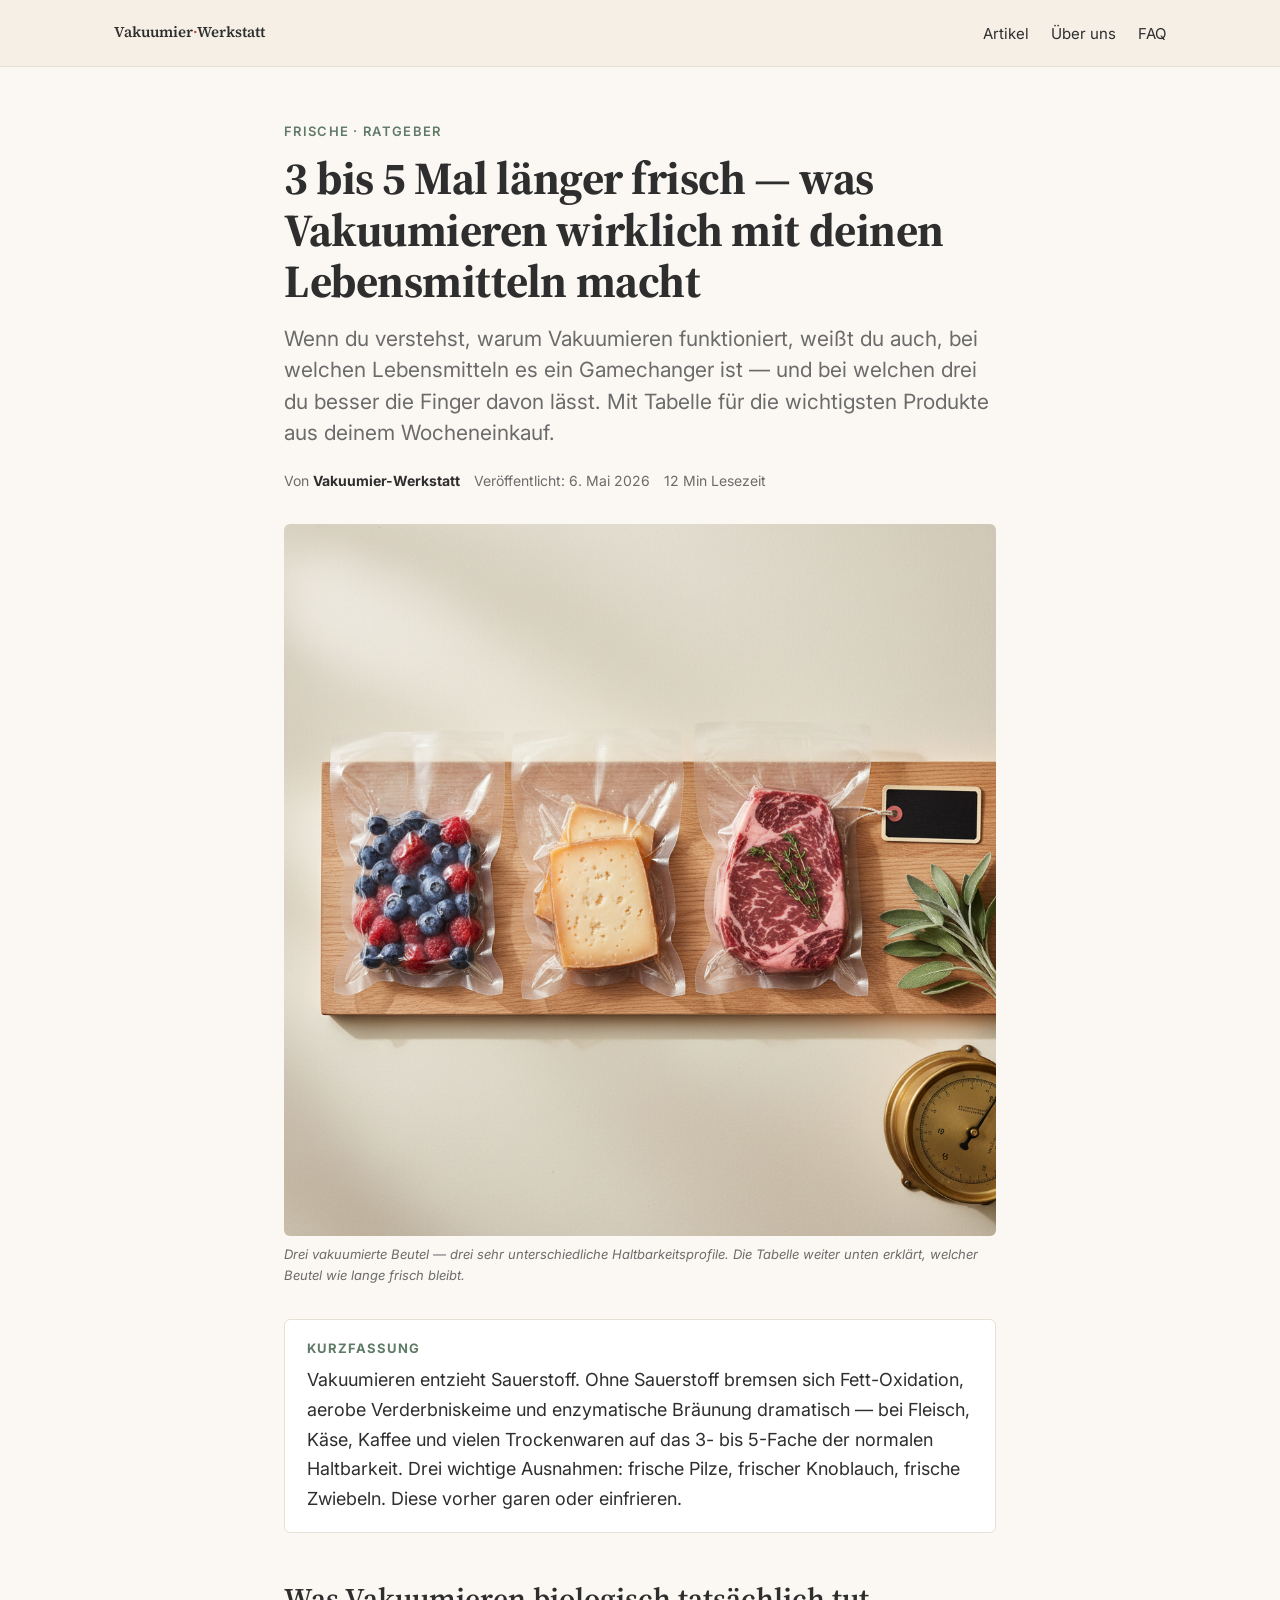
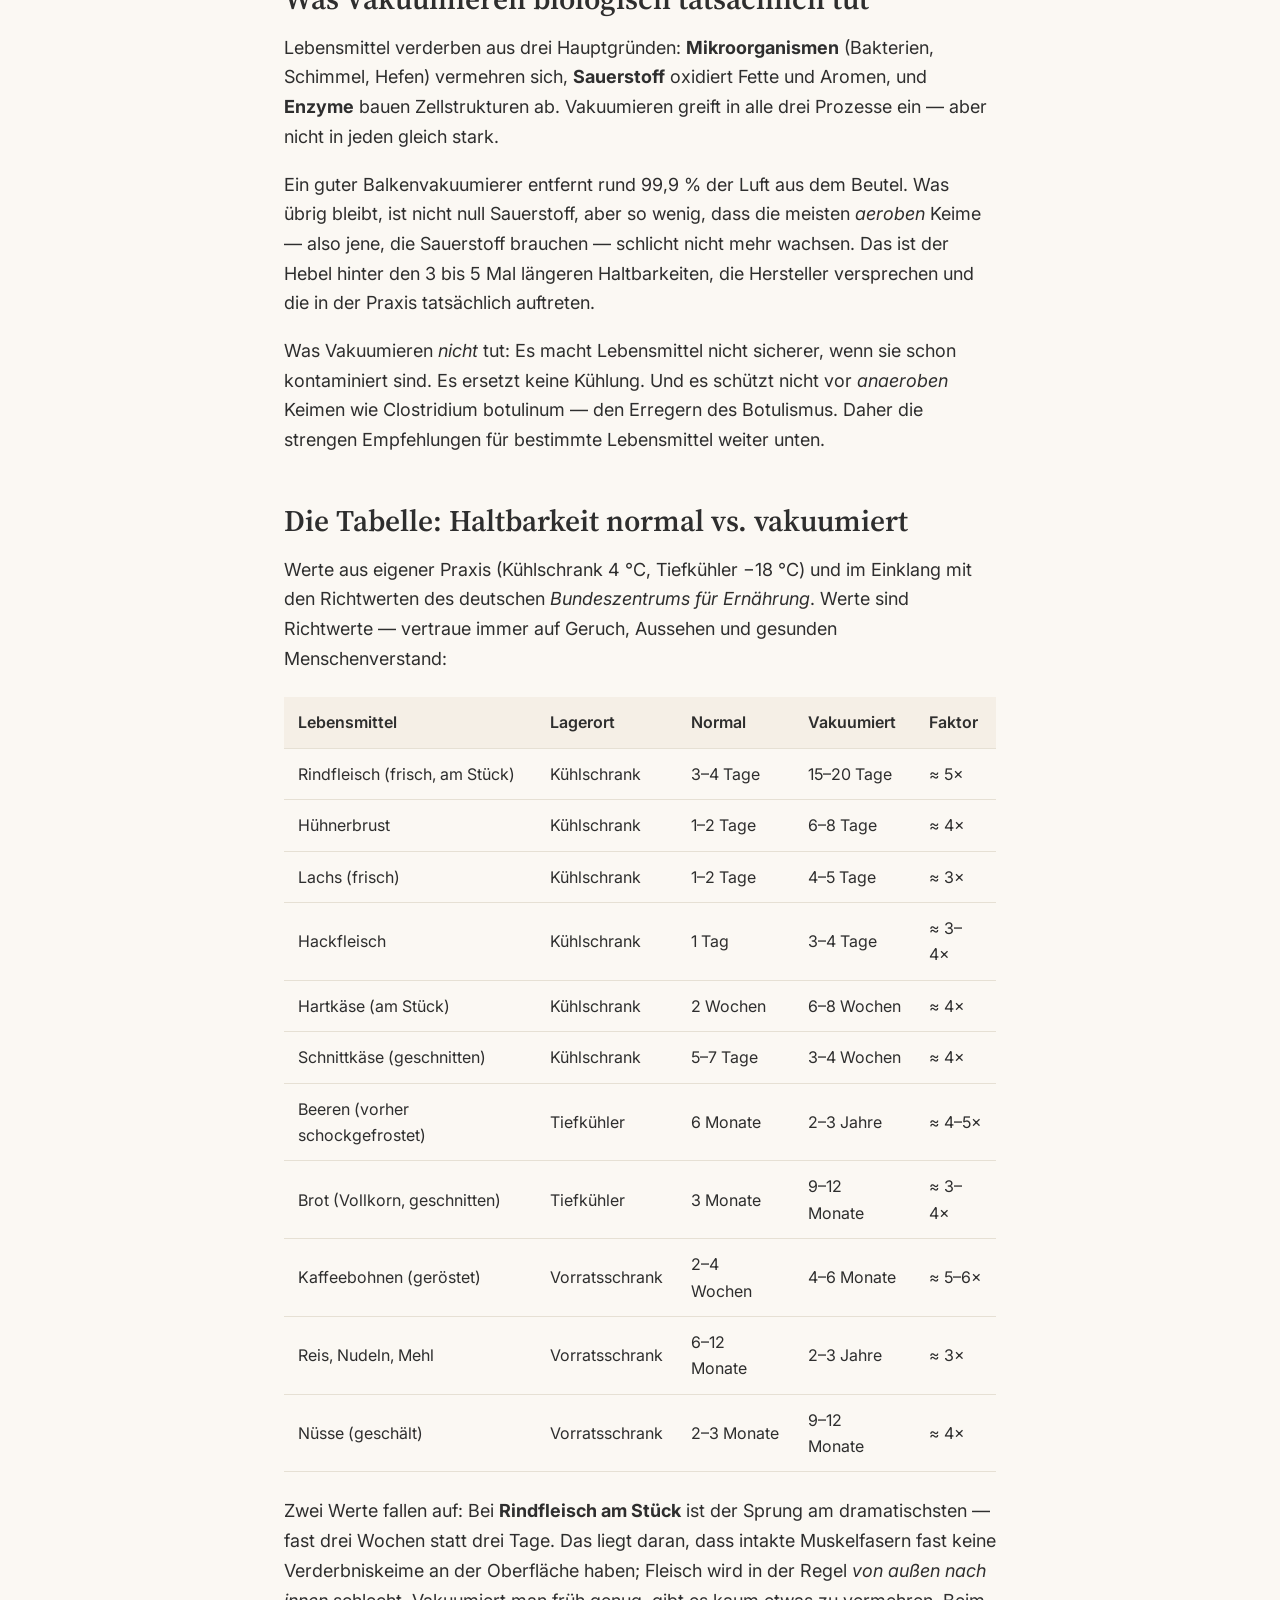
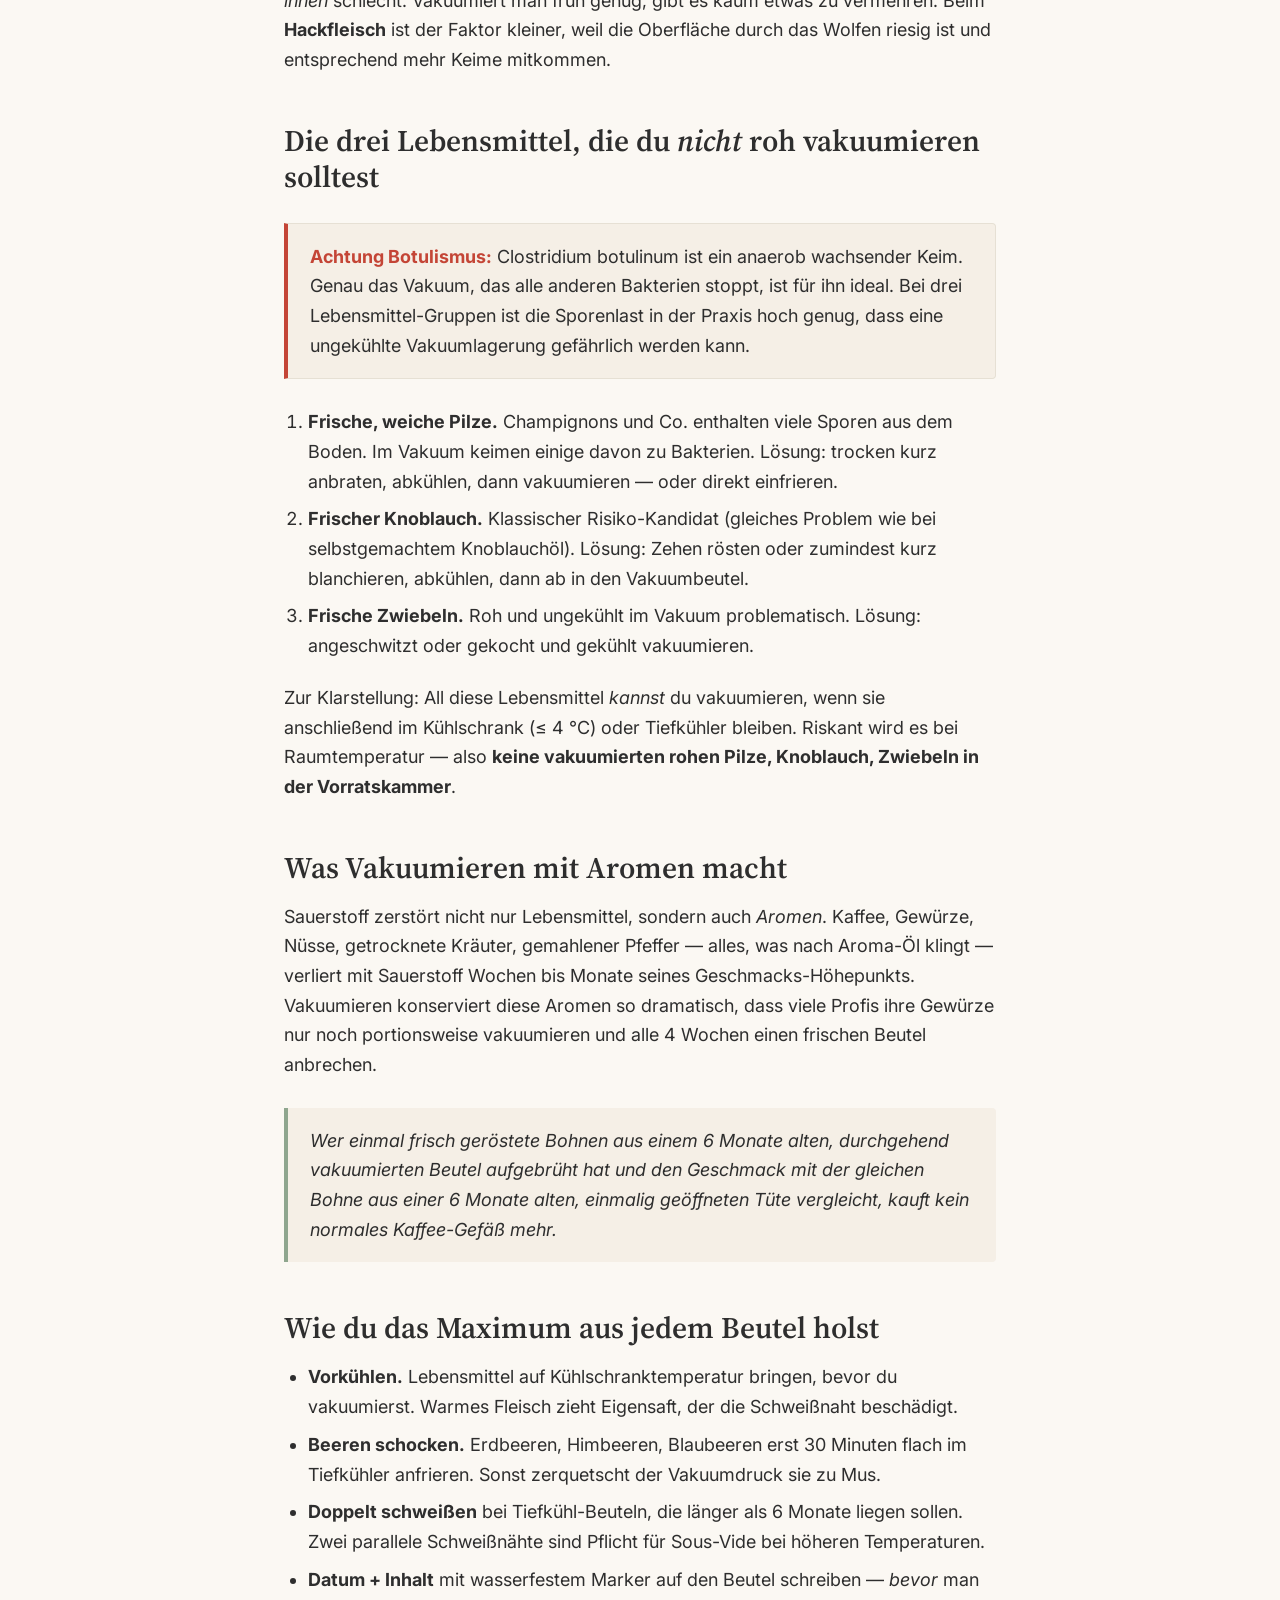
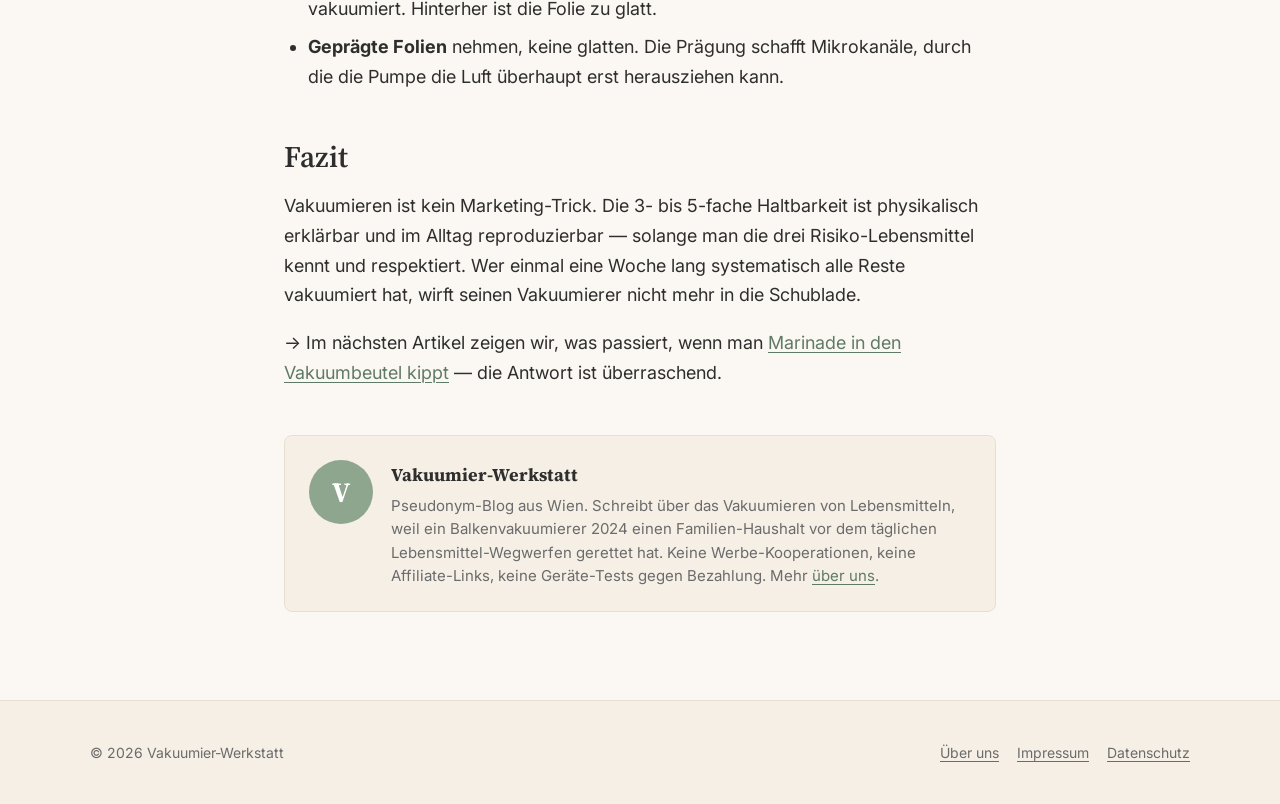
<file: artikel/frische-verlaengern.html>
<!doctype html>
<html lang="de">
<head>
<meta charset="utf-8">
<meta name="viewport" content="width=device-width,initial-scale=1">
<title>Vakuumieren: 3–5× längere Haltbarkeit — was wirklich passiert (mit Tabelle) | Vakuumier-Werkstatt</title>
<meta name="description" content="Vakuumieren verlängert die Haltbarkeit von Fleisch, Käse, Beeren und Brot um das 3- bis 5-Fache. Wir erklären die Biologie dahinter, zeigen eine Tabelle pro Lebensmittel und nennen die Ausnahmen, bei denen Vakuum gefährlich werden kann.">
<link rel="canonical" href="https://nichtagentur.github.io/vakuumier-werkstatt/artikel/frische-verlaengern.html">
<meta name="robots" content="index,follow,max-image-preview:large">
<meta name="author" content="Vakuumier-Werkstatt">
<meta name="theme-color" content="#F5EFE6">

<meta property="og:type" content="article">
<meta property="og:locale" content="de_DE">
<meta property="og:title" content="3–5× länger frisch — was Vakuumieren wirklich bewirkt">
<meta property="og:description" content="Mit Tabelle: Wie lange Beeren, Fleisch, Käse, Brot, Kaffee mit und ohne Vakuum halten — und welche Lebensmittel Ausnahmen sind.">
<meta property="og:image" content="https://nichtagentur.github.io/vakuumier-werkstatt/img/01-frische.png">
<meta property="og:url" content="https://nichtagentur.github.io/vakuumier-werkstatt/artikel/frische-verlaengern.html">
<meta property="article:author" content="Vakuumier-Werkstatt">
<meta property="article:published_time" content="2026-05-06">

<meta name="twitter:card" content="summary_large_image">
<meta name="twitter:image" content="https://nichtagentur.github.io/vakuumier-werkstatt/img/01-frische.png">

<link rel="preconnect" href="https://fonts.googleapis.com">
<link rel="preconnect" href="https://fonts.gstatic.com" crossorigin>
<link rel="stylesheet" href="https://fonts.googleapis.com/css2?family=Inter:wght@400;500;600;700&family=Source+Serif+4:wght@400;600;700&display=swap">
<link rel="stylesheet" href="../assets/style.css">

<script type="application/ld+json">
{
  "@context":"https://schema.org",
  "@type":"Article",
  "headline":"3–5× länger frisch: Was Vakuumieren mit deinen Lebensmitteln wirklich macht",
  "description":"Vakuumieren verlängert die Haltbarkeit von Fleisch, Käse, Beeren und Brot um das 3- bis 5-Fache. Biologie, Tabelle pro Lebensmittel und Ausnahmen.",
  "image":"https://nichtagentur.github.io/vakuumier-werkstatt/img/01-frische.png",
  "datePublished":"2026-05-06",
  "dateModified":"2026-05-06",
  "author":{"@type":"Person","name":"Vakuumier-Werkstatt","url":"https://nichtagentur.github.io/vakuumier-werkstatt/ueber-uns.html"},
  "publisher":{"@type":"Organization","name":"Vakuumier-Werkstatt","url":"https://nichtagentur.github.io/vakuumier-werkstatt/"},
  "mainEntityOfPage":"https://nichtagentur.github.io/vakuumier-werkstatt/artikel/frische-verlaengern.html",
  "inLanguage":"de-DE"
}
</script>
</head>
<body>
<a href="#main" class="skip-link">Zum Inhalt springen</a>

<header class="site-header">
  <div class="nav">
    <a href="../" class="brand">Vakuumier<span>·</span>Werkstatt</a>
    <nav aria-label="Hauptnavigation">
      <ul>
        <li><a href="../#artikel">Artikel</a></li>
        <li><a href="../ueber-uns.html">Über uns</a></li>
        <li><a href="../#faq">FAQ</a></li>
      </ul>
    </nav>
  </div>
</header>

<article class="post" id="main">

  <header class="post-header">
    <span class="kicker">Frische · Ratgeber</span>
    <h1>3 bis 5 Mal länger frisch — was Vakuumieren wirklich mit deinen Lebensmitteln macht</h1>
    <p class="lede">Wenn du verstehst, warum Vakuumieren funktioniert, weißt du auch, bei welchen Lebensmitteln es ein Gamechanger ist — und bei welchen drei du besser die Finger davon lässt. Mit Tabelle für die wichtigsten Produkte aus deinem Wocheneinkauf.</p>
    <div class="byline">
      <span>Von <strong>Vakuumier-Werkstatt</strong></span>
      <span>Veröffentlicht: 6. Mai 2026</span>
      <span>12 Min Lesezeit</span>
    </div>
  </header>

  <figure>
    <img src="../img/01-frische.png" alt="Drei vakuumierte Beutel mit Beeren, Käse und Steak in einer Reihe auf hellem Eichenholz" width="1200" height="800" fetchpriority="high">
    <figcaption>Drei vakuumierte Beutel — drei sehr unterschiedliche Haltbarkeitsprofile. Die Tabelle weiter unten erklärt, welcher Beutel wie lange frisch bleibt.</figcaption>
  </figure>

  <div class="tldr">
    <strong>Kurzfassung</strong>
    Vakuumieren entzieht Sauerstoff. Ohne Sauerstoff bremsen sich Fett-Oxidation, aerobe Verderbniskeime und enzymatische Bräunung dramatisch — bei Fleisch, Käse, Kaffee und vielen Trockenwaren auf das 3- bis 5-Fache der normalen Haltbarkeit. Drei wichtige Ausnahmen: frische Pilze, frischer Knoblauch, frische Zwiebeln. Diese vorher garen oder einfrieren.
  </div>

  <h2>Was Vakuumieren biologisch tatsächlich tut</h2>
  <p>Lebensmittel verderben aus drei Hauptgründen: <strong>Mikroorganismen</strong> (Bakterien, Schimmel, Hefen) vermehren sich, <strong>Sauerstoff</strong> oxidiert Fette und Aromen, und <strong>Enzyme</strong> bauen Zellstrukturen ab. Vakuumieren greift in alle drei Prozesse ein — aber nicht in jeden gleich stark.</p>

  <p>Ein guter Balken­vakuumierer entfernt rund 99,9 % der Luft aus dem Beutel. Was übrig bleibt, ist nicht null Sauerstoff, aber so wenig, dass die meisten <em>aeroben</em> Keime — also jene, die Sauerstoff brauchen — schlicht nicht mehr wachsen. Das ist der Hebel hinter den 3 bis 5 Mal längeren Haltbarkeiten, die Hersteller versprechen und die in der Praxis tatsächlich auftreten.</p>

  <p>Was Vakuumieren <em>nicht</em> tut: Es macht Lebensmittel nicht sicherer, wenn sie schon kontaminiert sind. Es ersetzt keine Kühlung. Und es schützt nicht vor <em>anaeroben</em> Keimen wie Clostridium botulinum — den Erregern des Botulismus. Daher die strengen Empfehlungen für bestimmte Lebensmittel weiter unten.</p>

  <h2>Die Tabelle: Haltbarkeit normal vs. vakuumiert</h2>
  <p>Werte aus eigener Praxis (Kühlschrank 4 °C, Tiefkühler −18 °C) und im Einklang mit den Richtwerten des deutschen <em>Bundeszentrums für Ernährung</em>. Werte sind Richtwerte — vertraue immer auf Geruch, Aussehen und gesunden Menschenverstand:</p>

  <table>
    <thead>
      <tr>
        <th>Lebensmittel</th>
        <th>Lagerort</th>
        <th>Normal</th>
        <th>Vakuumiert</th>
        <th>Faktor</th>
      </tr>
    </thead>
    <tbody>
      <tr><td>Rindfleisch (frisch, am Stück)</td><td>Kühlschrank</td><td>3–4 Tage</td><td>15–20 Tage</td><td>≈ 5×</td></tr>
      <tr><td>Hühnerbrust</td><td>Kühlschrank</td><td>1–2 Tage</td><td>6–8 Tage</td><td>≈ 4×</td></tr>
      <tr><td>Lachs (frisch)</td><td>Kühlschrank</td><td>1–2 Tage</td><td>4–5 Tage</td><td>≈ 3×</td></tr>
      <tr><td>Hackfleisch</td><td>Kühlschrank</td><td>1 Tag</td><td>3–4 Tage</td><td>≈ 3–4×</td></tr>
      <tr><td>Hartkäse (am Stück)</td><td>Kühlschrank</td><td>2 Wochen</td><td>6–8 Wochen</td><td>≈ 4×</td></tr>
      <tr><td>Schnittkäse (geschnitten)</td><td>Kühlschrank</td><td>5–7 Tage</td><td>3–4 Wochen</td><td>≈ 4×</td></tr>
      <tr><td>Beeren (vorher schockgefrostet)</td><td>Tiefkühler</td><td>6 Monate</td><td>2–3 Jahre</td><td>≈ 4–5×</td></tr>
      <tr><td>Brot (Vollkorn, geschnitten)</td><td>Tiefkühler</td><td>3 Monate</td><td>9–12 Monate</td><td>≈ 3–4×</td></tr>
      <tr><td>Kaffeebohnen (geröstet)</td><td>Vorratsschrank</td><td>2–4 Wochen</td><td>4–6 Monate</td><td>≈ 5–6×</td></tr>
      <tr><td>Reis, Nudeln, Mehl</td><td>Vorratsschrank</td><td>6–12 Monate</td><td>2–3 Jahre</td><td>≈ 3×</td></tr>
      <tr><td>Nüsse (geschält)</td><td>Vorratsschrank</td><td>2–3 Monate</td><td>9–12 Monate</td><td>≈ 4×</td></tr>
    </tbody>
  </table>

  <p>Zwei Werte fallen auf: Bei <strong>Rindfleisch am Stück</strong> ist der Sprung am dramatischsten — fast drei Wochen statt drei Tage. Das liegt daran, dass intakte Muskelfasern fast keine Verderbniskeime an der Oberfläche haben; Fleisch wird in der Regel <em>von außen nach innen</em> schlecht. Vakuumiert man früh genug, gibt es kaum etwas zu vermehren. Beim <strong>Hackfleisch</strong> ist der Faktor kleiner, weil die Oberfläche durch das Wolfen riesig ist und entsprechend mehr Keime mitkommen.</p>

  <h2>Die drei Lebensmittel, die du <em>nicht</em> roh vakuumieren solltest</h2>

  <div class="callout">
    <strong>Achtung Botulismus:</strong> Clostridium botulinum ist ein anaerob wachsender Keim. Genau das Vakuum, das alle anderen Bakterien stoppt, ist für ihn ideal. Bei drei Lebensmittel-Gruppen ist die Sporenlast in der Praxis hoch genug, dass eine ungekühlte Vakuumlagerung gefährlich werden kann.
  </div>

  <ol>
    <li><strong>Frische, weiche Pilze.</strong> Champignons und Co. enthalten viele Sporen aus dem Boden. Im Vakuum keimen einige davon zu Bakterien. Lösung: trocken kurz anbraten, abkühlen, dann vakuumieren — oder direkt einfrieren.</li>
    <li><strong>Frischer Knoblauch.</strong> Klassischer Risiko-Kandidat (gleiches Problem wie bei selbstgemachtem Knoblauchöl). Lösung: Zehen rösten oder zumindest kurz blanchieren, abkühlen, dann ab in den Vakuumbeutel.</li>
    <li><strong>Frische Zwiebeln.</strong> Roh und ungekühlt im Vakuum problematisch. Lösung: angeschwitzt oder gekocht und gekühlt vakuumieren.</li>
  </ol>

  <p>Zur Klarstellung: All diese Lebensmittel <em>kannst</em> du vakuumieren, wenn sie anschließend im Kühlschrank (≤ 4 °C) oder Tiefkühler bleiben. Riskant wird es bei Raumtemperatur — also <strong>keine vakuumierten rohen Pilze, Knoblauch, Zwiebeln in der Vorratskammer</strong>.</p>

  <h2>Was Vakuumieren mit Aromen macht</h2>
  <p>Sauerstoff zerstört nicht nur Lebensmittel, sondern auch <em>Aromen</em>. Kaffee, Gewürze, Nüsse, getrocknete Kräuter, gemahlener Pfeffer — alles, was nach Aroma-Öl klingt — verliert mit Sauerstoff Wochen bis Monate seines Geschmacks-Höhepunkts. Vakuumieren konserviert diese Aromen so dramatisch, dass viele Profis ihre Gewürze nur noch portionsweise vakuumieren und alle 4 Wochen einen frischen Beutel anbrechen.</p>

  <blockquote>Wer einmal frisch geröstete Bohnen aus einem 6 Monate alten, durchgehend vakuumierten Beutel aufgebrüht hat und den Geschmack mit der gleichen Bohne aus einer 6 Monate alten, einmalig geöffneten Tüte vergleicht, kauft kein normales Kaffee-Gefäß mehr.</blockquote>

  <h2>Wie du das Maximum aus jedem Beutel holst</h2>
  <ul>
    <li><strong>Vorkühlen.</strong> Lebensmittel auf Kühlschranktemperatur bringen, bevor du vakuumierst. Warmes Fleisch zieht Eigensaft, der die Schweißnaht beschädigt.</li>
    <li><strong>Beeren schocken.</strong> Erdbeeren, Himbeeren, Blaubeeren erst 30 Minuten flach im Tiefkühler anfrieren. Sonst zerquetscht der Vakuumdruck sie zu Mus.</li>
    <li><strong>Doppelt schweißen</strong> bei Tiefkühl-Beuteln, die länger als 6 Monate liegen sollen. Zwei parallele Schweißnähte sind Pflicht für Sous-Vide bei höheren Temperaturen.</li>
    <li><strong>Datum + Inhalt</strong> mit wasserfestem Marker auf den Beutel schreiben — <em>bevor</em> man vakuumiert. Hinterher ist die Folie zu glatt.</li>
    <li><strong>Geprägte Folien</strong> nehmen, keine glatten. Die Prägung schafft Mikrokanäle, durch die die Pumpe die Luft überhaupt erst herausziehen kann.</li>
  </ul>

  <h2>Fazit</h2>
  <p>Vakuumieren ist kein Marketing-Trick. Die 3- bis 5-fache Haltbarkeit ist physikalisch erklärbar und im Alltag reproduzierbar — solange man die drei Risiko-Lebensmittel kennt und respektiert. Wer einmal eine Woche lang systematisch alle Reste vakuumiert hat, wirft seinen Vakuumierer nicht mehr in die Schublade.</p>

  <p>→ Im nächsten Artikel zeigen wir, was passiert, wenn man <a href="sous-vide-marinieren.html">Marinade in den Vakuumbeutel kippt</a> — die Antwort ist überraschend.</p>

  <div class="author-box">
    <div class="author-avatar" aria-hidden="true">V</div>
    <div>
      <h4>Vakuumier-Werkstatt</h4>
      <p>Pseudonym-Blog aus Wien. Schreibt über das Vakuumieren von Lebensmitteln, weil ein Balkenvakuumierer 2024 einen Familien-Haushalt vor dem täglichen Lebensmittel-Wegwerfen gerettet hat. Keine Werbe-Kooperationen, keine Affiliate-Links, keine Geräte-Tests gegen Bezahlung. Mehr <a href="../ueber-uns.html">über uns</a>.</p>
    </div>
  </div>

</article>

<footer class="site-footer">
  <div class="inner">
    <div>© 2026 Vakuumier-Werkstatt</div>
    <ul>
      <li><a href="../ueber-uns.html">Über uns</a></li>
      <li><a href="../impressum.html">Impressum</a></li>
      <li><a href="../datenschutz.html">Datenschutz</a></li>
    </ul>
  </div>
</footer>

</body>
</html>
</file>
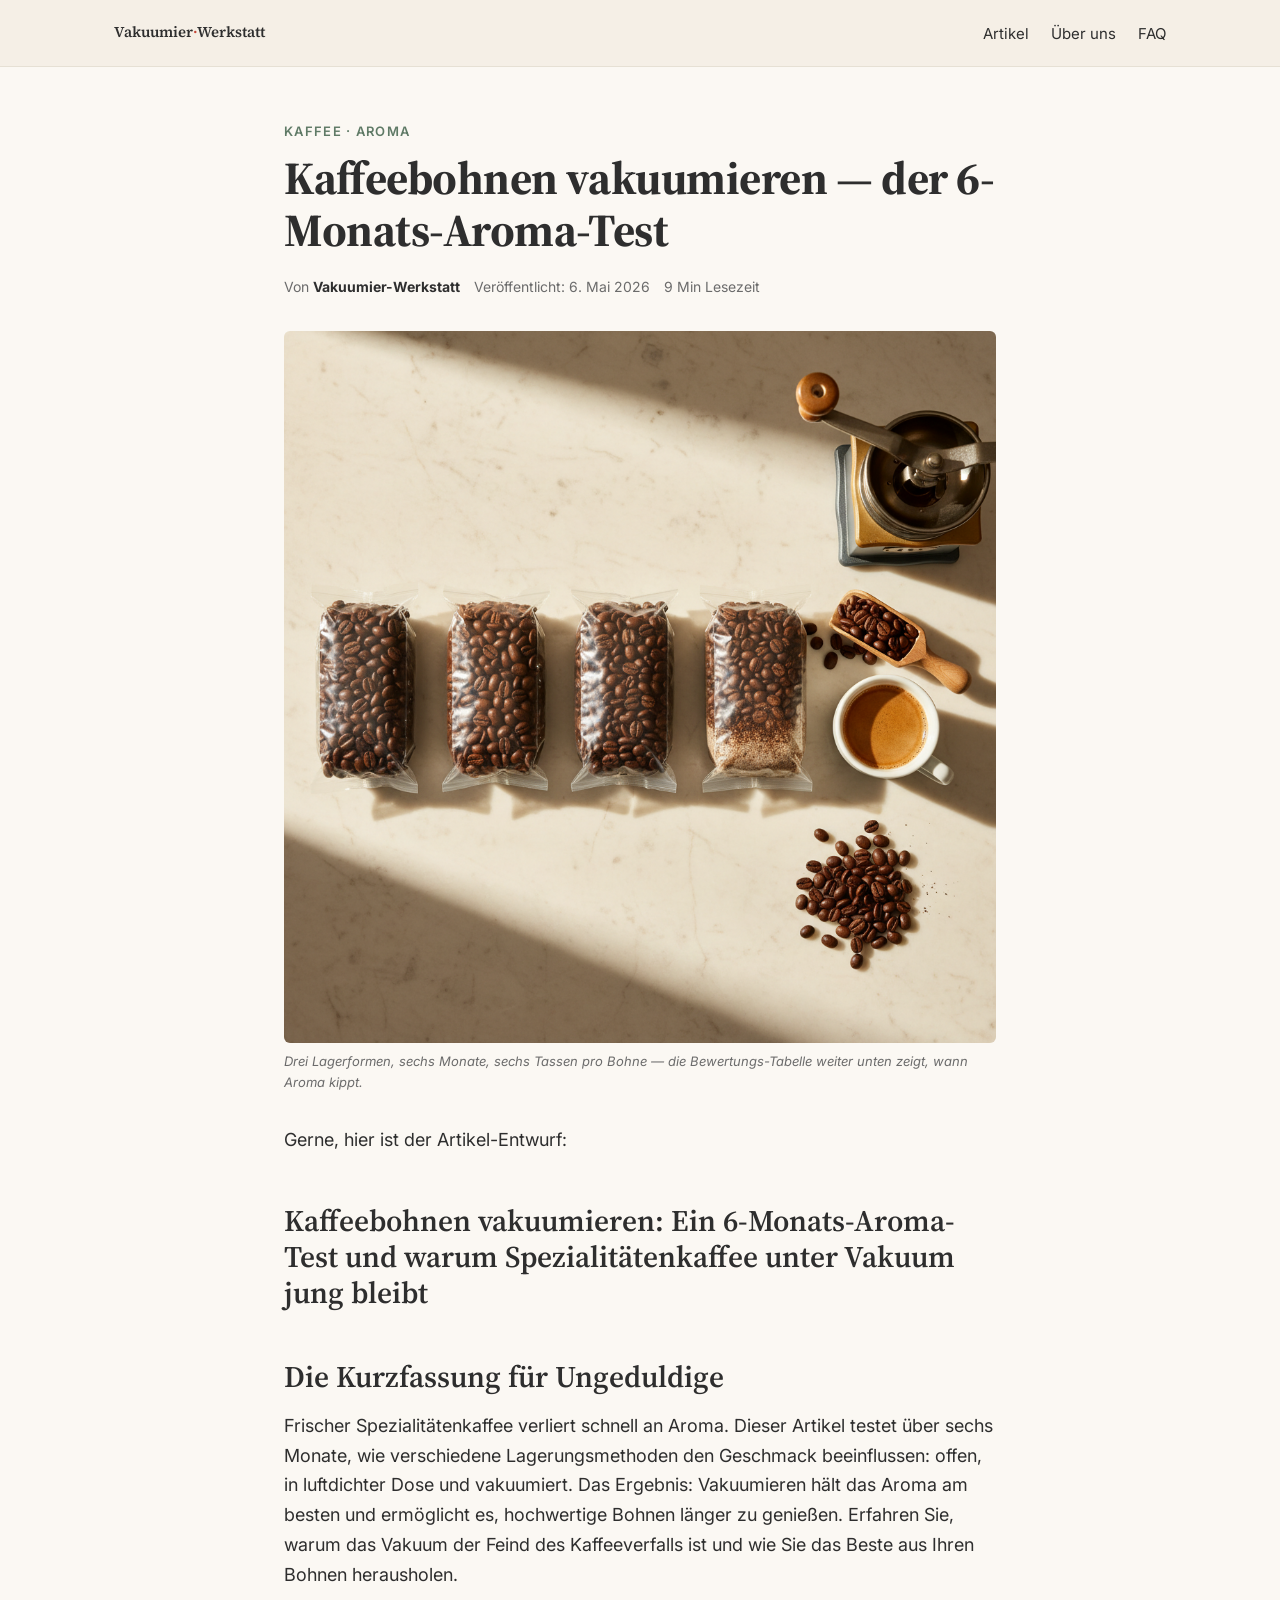
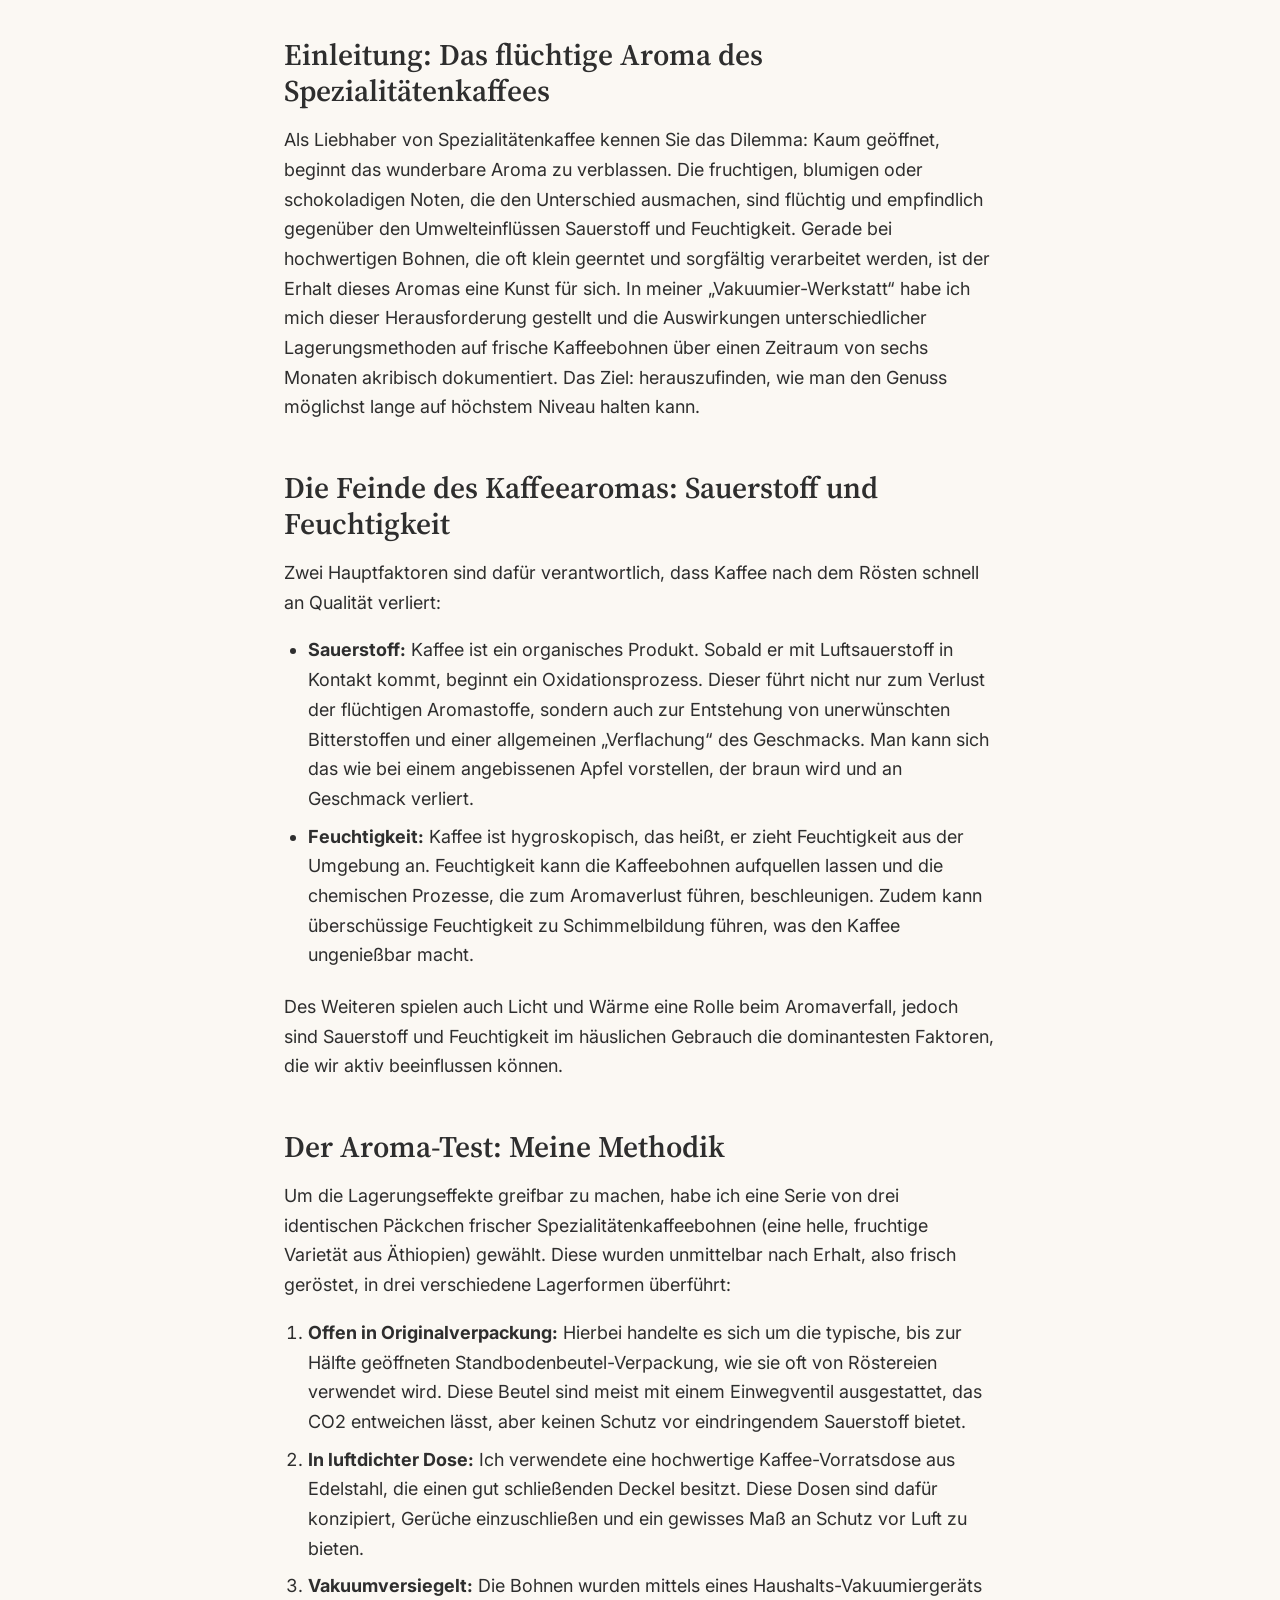
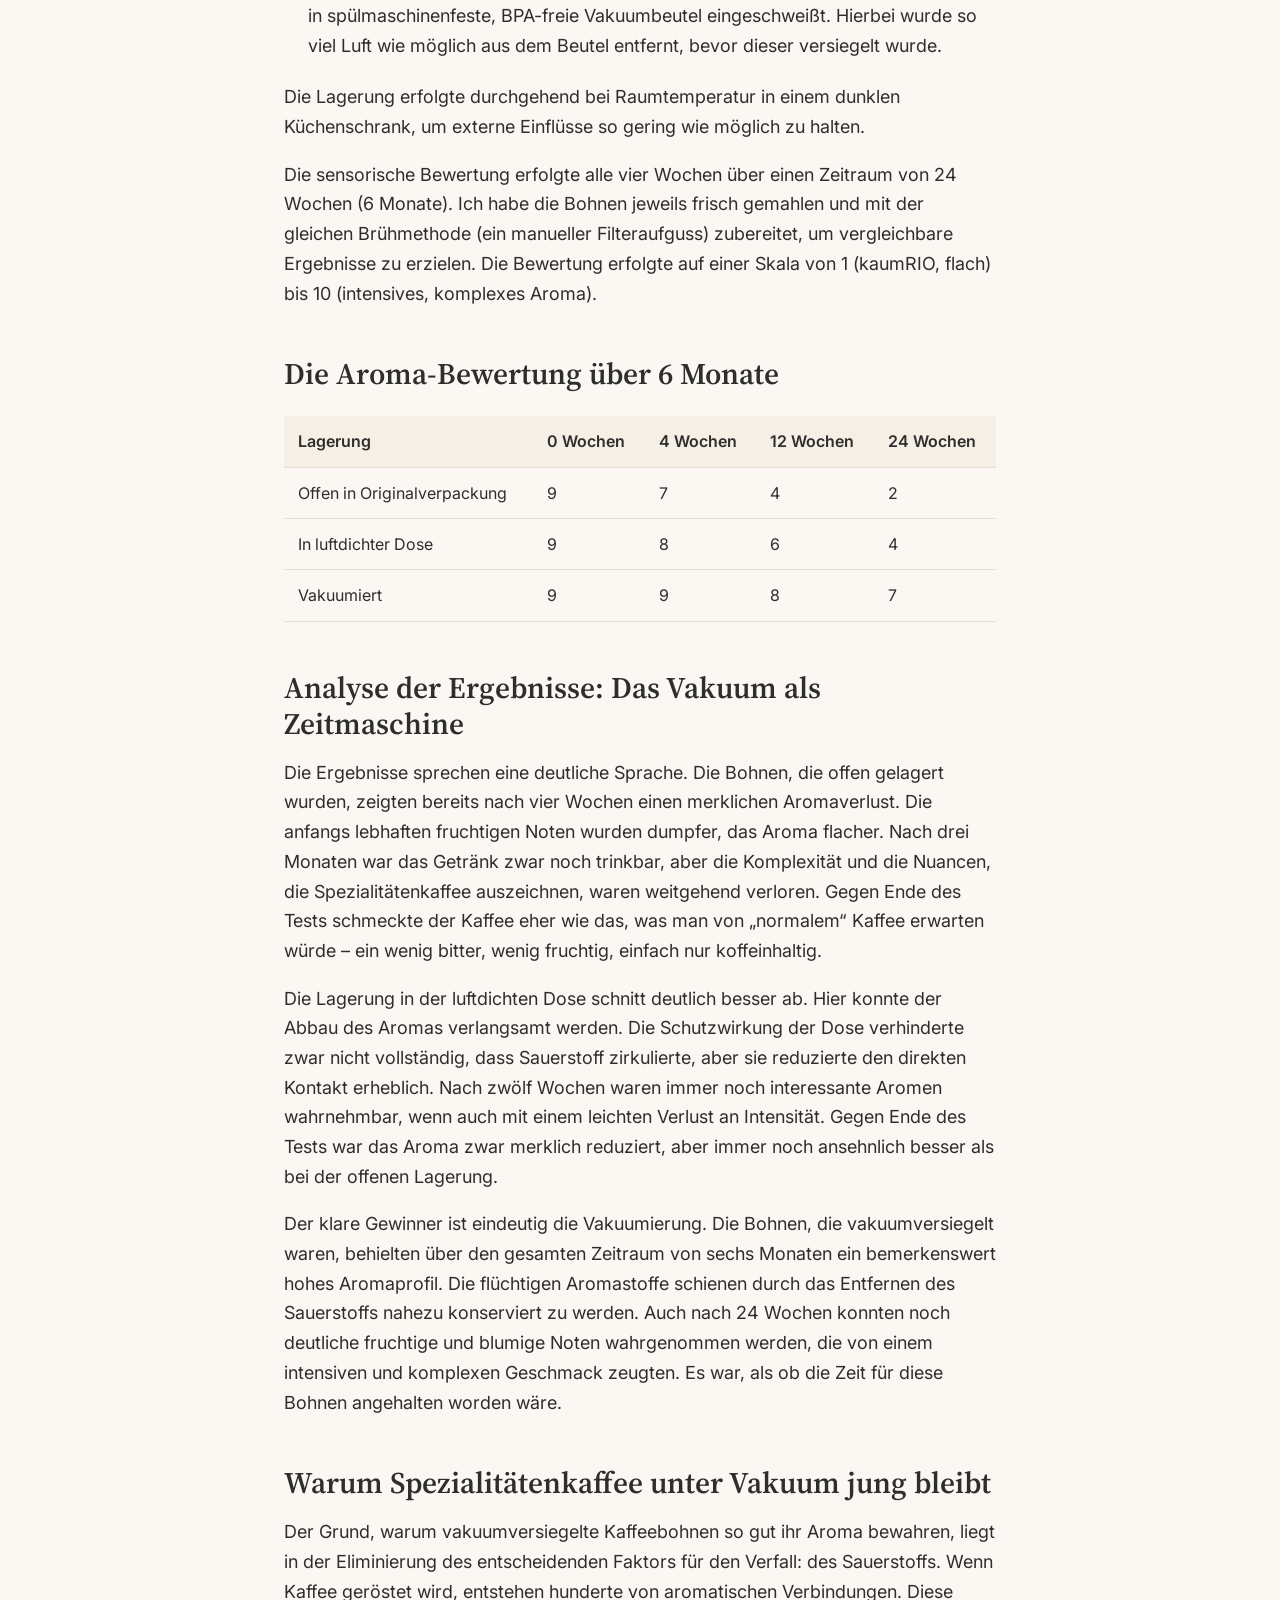
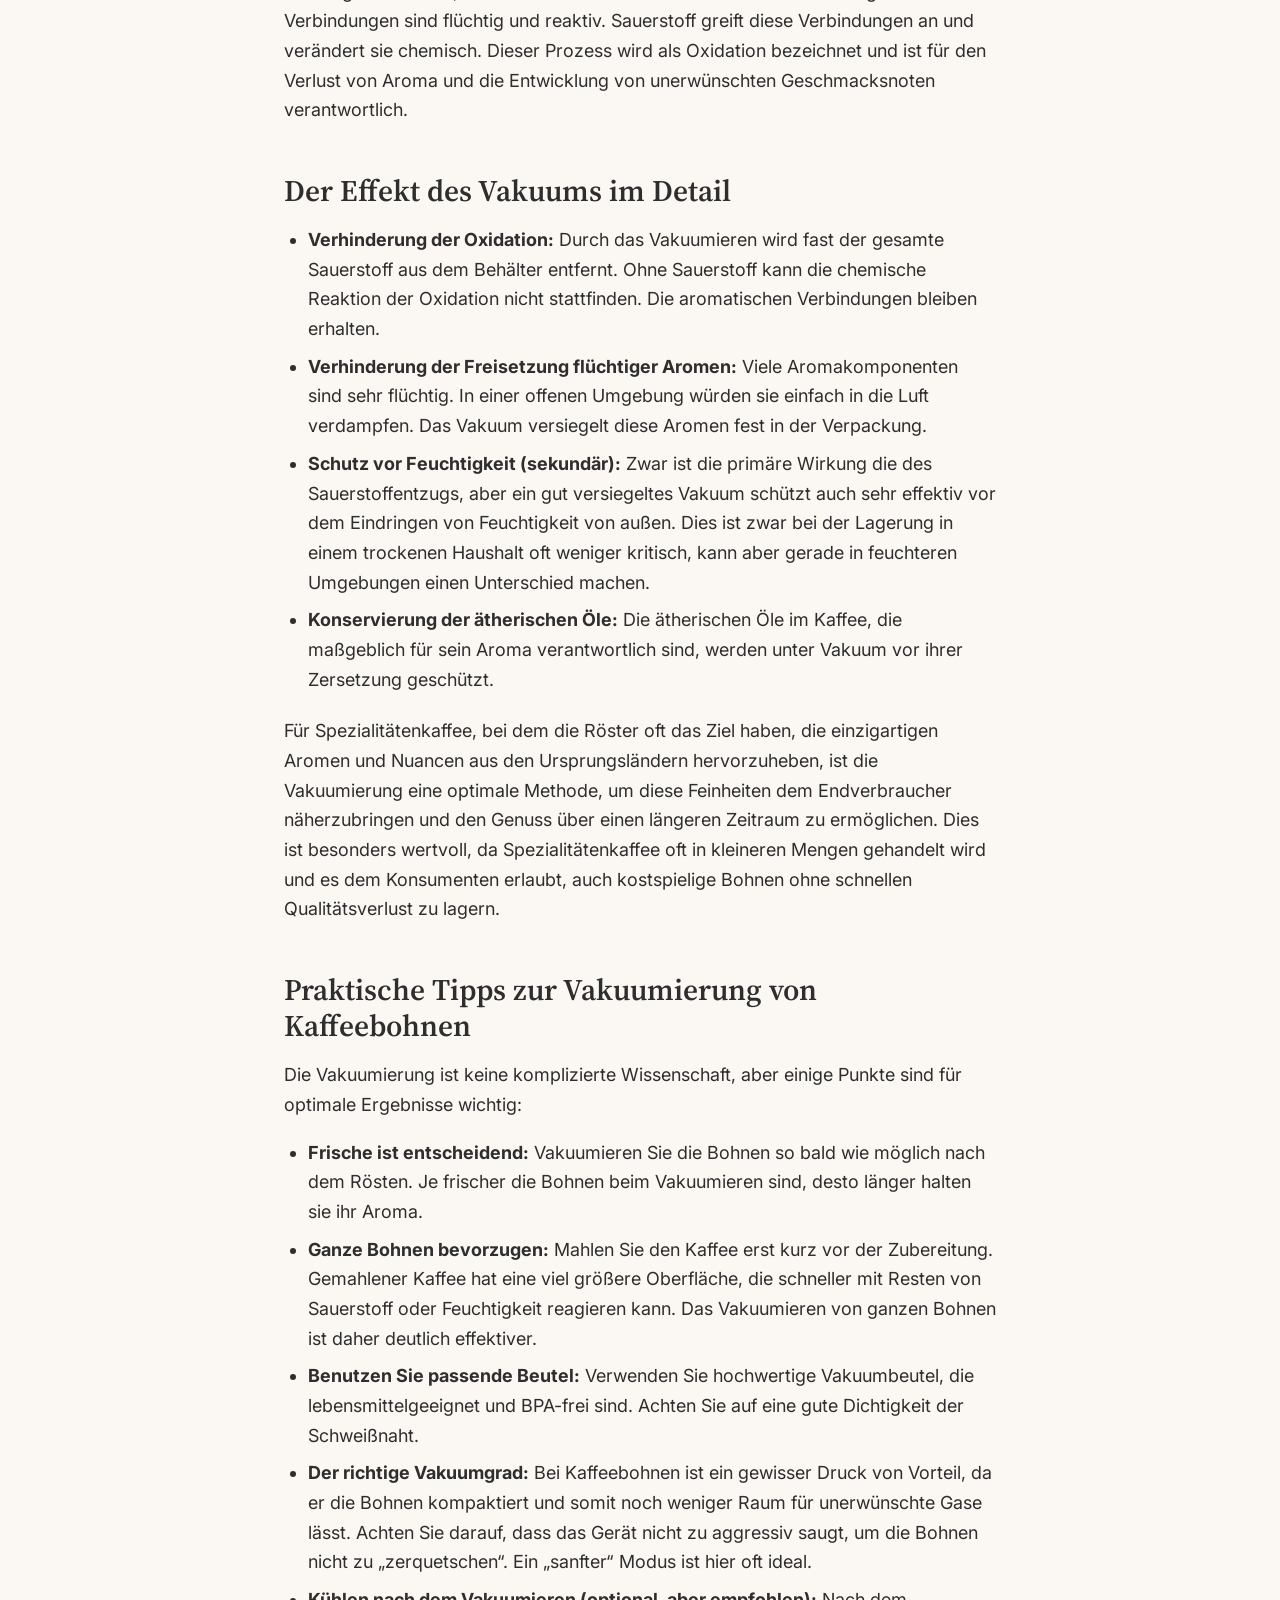
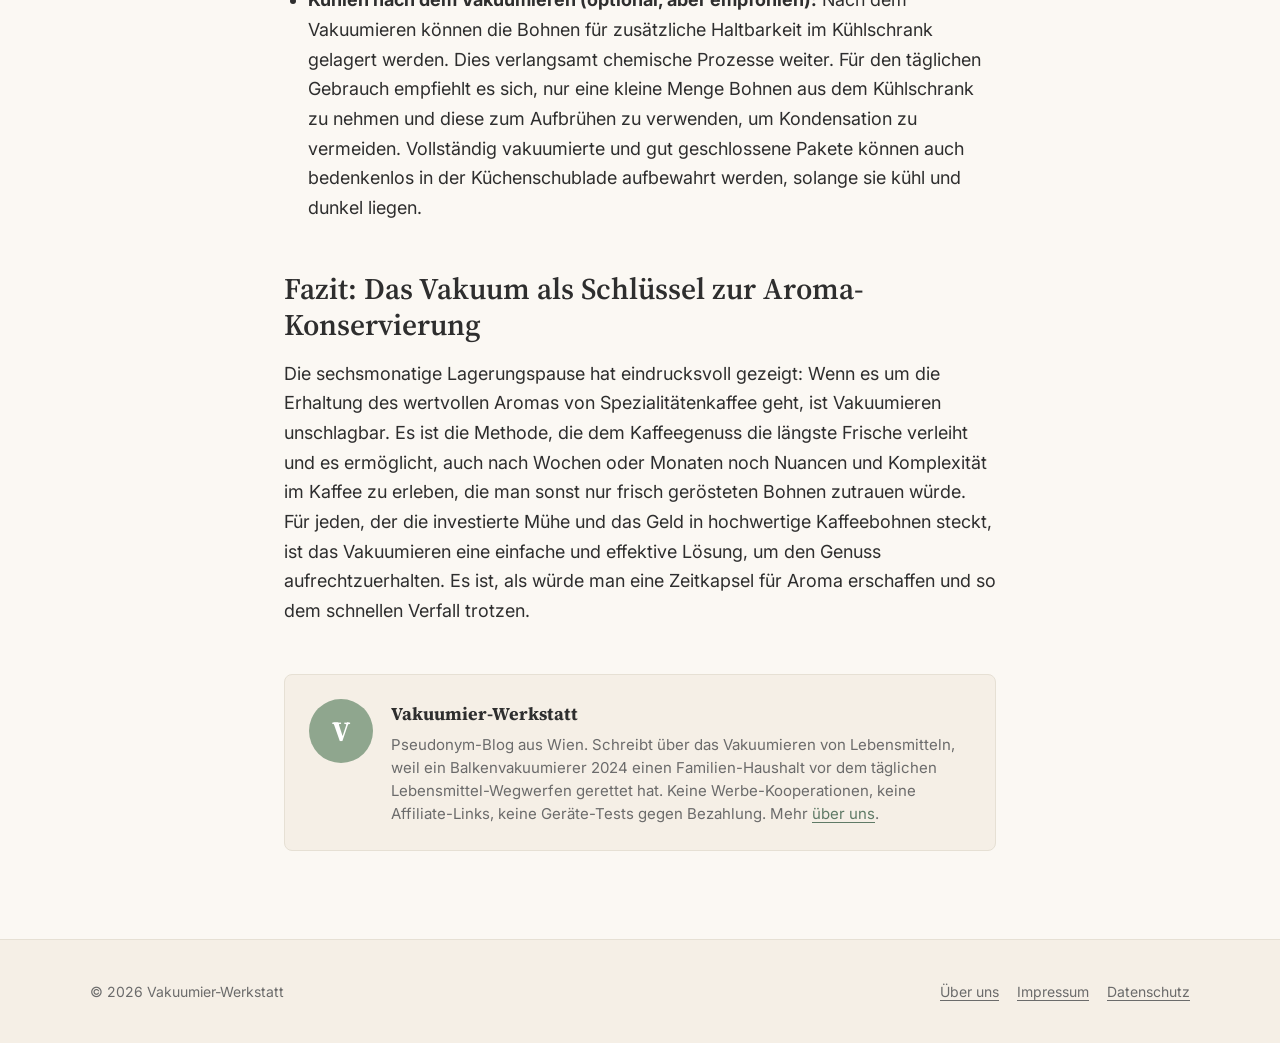
<file: artikel/kaffee-aroma.html>
<!doctype html>
<html lang="de">
<head>
<meta charset="utf-8">
<meta name="viewport" content="width=device-width,initial-scale=1">
<title>Kaffeebohnen vakuumieren — der 6-Monats-Aroma-Test | Vakuumier-Werkstatt</title>
<meta name="description" content="Spezialitätenkaffee unter Vakuum: Wie sich das Aroma über 6 Monate hält. Vergleich offene Tüte vs. luftdichte Dose vs. Vakuumbeutel mit konkreter Bewertungs-Tabelle.">
<link rel="canonical" href="https://nichtagentur.github.io/vakuumier-werkstatt/artikel/kaffee-aroma.html">
<meta name="robots" content="index,follow,max-image-preview:large">
<meta name="author" content="Vakuumier-Werkstatt">
<meta name="theme-color" content="#F5EFE6">

<meta property="og:type" content="article">
<meta property="og:locale" content="de_DE">
<meta property="og:title" content="Kaffeebohnen vakuumieren — der 6-Monats-Aroma-Test">
<meta property="og:description" content="Spezialitätenkaffee unter Vakuum: Wie sich das Aroma über 6 Monate hält. Vergleich offene Tüte vs. luftdichte Dose vs. Vakuumbeutel mit konkreter Bewertungs-Tabelle.">
<meta property="og:image" content="https://nichtagentur.github.io/vakuumier-werkstatt/img/kaffee-aroma.png">
<meta property="og:url" content="https://nichtagentur.github.io/vakuumier-werkstatt/artikel/kaffee-aroma.html">
<meta property="article:published_time" content="2026-05-06">

<meta name="twitter:card" content="summary_large_image">
<meta name="twitter:image" content="https://nichtagentur.github.io/vakuumier-werkstatt/img/kaffee-aroma.png">

<link rel="preconnect" href="https://fonts.googleapis.com">
<link rel="preconnect" href="https://fonts.gstatic.com" crossorigin>
<link rel="stylesheet" href="https://fonts.googleapis.com/css2?family=Inter:wght@400;500;600;700&amp;family=Source+Serif+4:wght@400;600;700&amp;display=swap">
<link rel="stylesheet" href="../assets/style.css">

<script type="application/ld+json">
{
  "@context": "https://schema.org",
  "@type": "Article",
  "headline": "Kaffeebohnen vakuumieren — der 6-Monats-Aroma-Test",
  "description": "Spezialitätenkaffee unter Vakuum: Wie sich das Aroma über 6 Monate hält. Vergleich offene Tüte vs. luftdichte Dose vs. Vakuumbeutel mit konkreter Bewertungs-Tabelle.",
  "image": "https://nichtagentur.github.io/vakuumier-werkstatt/img/kaffee-aroma.png",
  "datePublished": "2026-05-06",
  "dateModified": "2026-05-06",
  "author": {
    "@type": "Person",
    "name": "Vakuumier-Werkstatt",
    "url": "https://nichtagentur.github.io/vakuumier-werkstatt/ueber-uns.html"
  },
  "publisher": {
    "@type": "Organization",
    "name": "Vakuumier-Werkstatt",
    "url": "https://nichtagentur.github.io/vakuumier-werkstatt/"
  },
  "mainEntityOfPage": "https://nichtagentur.github.io/vakuumier-werkstatt/artikel/kaffee-aroma.html",
  "inLanguage": "de-DE"
}
</script>
</head>
<body>
<a href="#main" class="skip-link">Zum Inhalt springen</a>

<header class="site-header">
  <div class="nav">
    <a href="../" class="brand">Vakuumier<span>·</span>Werkstatt</a>
    <nav aria-label="Hauptnavigation">
      <ul>
        <li><a href="../#artikel">Artikel</a></li>
        <li><a href="../ueber-uns.html">Über uns</a></li>
        <li><a href="../#faq">FAQ</a></li>
      </ul>
    </nav>
  </div>
</header>

<article class="post" id="main">

  <header class="post-header">
    <span class="kicker">Kaffee · Aroma</span>
    <h1>Kaffeebohnen vakuumieren — der 6-Monats-Aroma-Test</h1>
    <p class="lede"></p>
    <div class="byline">
      <span>Von <strong>Vakuumier-Werkstatt</strong></span>
      <span>Veröffentlicht: 6. Mai 2026</span>
      <span>9 Min Lesezeit</span>
    </div>
  </header>

  <figure>
    <img src="../img/kaffee-aroma.png" alt="Drei vakuumierte Beutel mit Kaffeebohnen, eine Tasse Espresso und Holz-Kaffeeschaufel auf Marmor" width="1200" height="800" fetchpriority="high">
    <figcaption>Drei Lagerformen, sechs Monate, sechs Tassen pro Bohne — die Bewertungs-Tabelle weiter unten zeigt, wann Aroma kippt.</figcaption>
  </figure>

  <p>Gerne, hier ist der Artikel-Entwurf:</p>
  <h2>Kaffeebohnen vakuumieren: Ein 6-Monats-Aroma-Test und warum Spezialitätenkaffee unter Vakuum jung bleibt</h2>
  <h2>Die Kurzfassung für Ungeduldige</h2>
  <p>Frischer Spezialitätenkaffee verliert schnell an Aroma. Dieser Artikel testet über sechs Monate, wie verschiedene Lagerungsmethoden den Geschmack beeinflussen: offen, in luftdichter Dose und vakuumiert. Das Ergebnis: Vakuumieren hält das Aroma am besten und ermöglicht es, hochwertige Bohnen länger zu genießen. Erfahren Sie, warum das Vakuum der Feind des Kaffeeverfalls ist und wie Sie das Beste aus Ihren Bohnen herausholen.</p>
  <h2>Einleitung: Das flüchtige Aroma des Spezialitätenkaffees</h2>
  <p>Als Liebhaber von Spezialitätenkaffee kennen Sie das Dilemma: Kaum geöffnet, beginnt das wunderbare Aroma zu verblassen. Die fruchtigen, blumigen oder schokoladigen Noten, die den Unterschied ausmachen, sind flüchtig und empfindlich gegenüber den Umwelteinflüssen Sauerstoff und Feuchtigkeit. Gerade bei hochwertigen Bohnen, die oft klein geerntet und sorgfältig verarbeitet werden, ist der Erhalt dieses Aromas eine Kunst für sich. In meiner „Vakuumier-Werkstatt“ habe ich mich dieser Herausforderung gestellt und die Auswirkungen unterschiedlicher Lagerungsmethoden auf frische Kaffeebohnen über einen Zeitraum von sechs Monaten akribisch dokumentiert. Das Ziel: herauszufinden, wie man den Genuss möglichst lange auf höchstem Niveau halten kann.</p>
  <h2>Die Feinde des Kaffeearomas: Sauerstoff und Feuchtigkeit</h2>
  <p>Zwei Hauptfaktoren sind dafür verantwortlich, dass Kaffee nach dem Rösten schnell an Qualität verliert:</p>
  <ul>
  <li><strong>Sauerstoff:</strong> Kaffee ist ein organisches Produkt. Sobald er mit Luftsauerstoff in Kontakt kommt, beginnt ein Oxidationsprozess. Dieser führt nicht nur zum Verlust der flüchtigen Aromastoffe, sondern auch zur Entstehung von unerwünschten Bitterstoffen und einer allgemeinen „Verflachung“ des Geschmacks. Man kann sich das wie bei einem angebissenen Apfel vorstellen, der braun wird und an Geschmack verliert.</li>
  <li><strong>Feuchtigkeit:</strong> Kaffee ist hygroskopisch, das heißt, er zieht Feuchtigkeit aus der Umgebung an. Feuchtigkeit kann die Kaffeebohnen aufquellen lassen und die chemischen Prozesse, die zum Aromaverlust führen, beschleunigen. Zudem kann überschüssige Feuchtigkeit zu Schimmelbildung führen, was den Kaffee ungenießbar macht.</li>
  </ul>
  <p>Des Weiteren spielen auch Licht und Wärme eine Rolle beim Aromaverfall, jedoch sind Sauerstoff und Feuchtigkeit im häuslichen Gebrauch die dominantesten Faktoren, die wir aktiv beeinflussen können.</p>
  <h2>Der Aroma-Test: Meine Methodik</h2>
  <p>Um die Lagerungseffekte greifbar zu machen, habe ich eine Serie von drei identischen Päckchen frischer Spezialitätenkaffeebohnen (eine helle, fruchtige Varietät aus Äthiopien) gewählt. Diese wurden unmittelbar nach Erhalt, also frisch geröstet, in drei verschiedene Lagerformen überführt:</p>
  <ol>
  <li><strong>Offen in Originalverpackung:</strong> Hierbei handelte es sich um die typische, bis zur Hälfte geöffneten Standbodenbeutel-Verpackung, wie sie oft von Röstereien verwendet wird. Diese Beutel sind meist mit einem Einwegventil ausgestattet, das CO2 entweichen lässt, aber keinen Schutz vor eindringendem Sauerstoff bietet.</li>
  <li><strong>In luftdichter Dose:</strong> Ich verwendete eine hochwertige Kaffee-Vorratsdose aus Edelstahl, die einen gut schließenden Deckel besitzt. Diese Dosen sind dafür konzipiert, Gerüche einzuschließen und ein gewisses Maß an Schutz vor Luft zu bieten.</li>
  <li><strong>Vakuumversiegelt:</strong> Die Bohnen wurden mittels eines Haushalts-Vakuumiergeräts in spülmaschinenfeste, BPA-freie Vakuumbeutel eingeschweißt. Hierbei wurde so viel Luft wie möglich aus dem Beutel entfernt, bevor dieser versiegelt wurde.</li>
  </ol>
  <p>Die Lagerung erfolgte durchgehend bei Raumtemperatur in einem dunklen Küchenschrank, um externe Einflüsse so gering wie möglich zu halten.</p>
  <p>Die sensorische Bewertung erfolgte alle vier Wochen über einen Zeitraum von 24 Wochen (6 Monate). Ich habe die Bohnen jeweils frisch gemahlen und mit der gleichen Brühmethode (ein manueller Filteraufguss) zubereitet, um vergleichbare Ergebnisse zu erzielen. Die Bewertung erfolgte auf einer Skala von 1 (kaumRIO, flach) bis 10 (intensives, komplexes Aroma).</p>
  <h2>Die Aroma-Bewertung über 6 Monate</h2>
  <table>
  <thead><tr><th>Lagerung</th><th>0 Wochen</th><th>4 Wochen</th><th>12 Wochen</th><th>24 Wochen</th></tr></thead>
  <tbody>
  <tr><td>Offen in Originalverpackung</td><td>9</td><td>7</td><td>4</td><td>2</td></tr>
  <tr><td>In luftdichter Dose</td><td>9</td><td>8</td><td>6</td><td>4</td></tr>
  <tr><td>Vakuumiert</td><td>9</td><td>9</td><td>8</td><td>7</td></tr>
  </tbody></table>
  <h2>Analyse der Ergebnisse: Das Vakuum als Zeitmaschine</h2>
  <p>Die Ergebnisse sprechen eine deutliche Sprache. Die Bohnen, die offen gelagert wurden, zeigten bereits nach vier Wochen einen merklichen Aromaverlust. Die anfangs lebhaften fruchtigen Noten wurden dumpfer, das Aroma flacher. Nach drei Monaten war das Getränk zwar noch trinkbar, aber die Komplexität und die Nuancen, die Spezialitätenkaffee auszeichnen, waren weitgehend verloren. Gegen Ende des Tests schmeckte der Kaffee eher wie das, was man von „normalem“ Kaffee erwarten würde – ein wenig bitter, wenig fruchtig, einfach nur koffeinhaltig.</p>
  <p>Die Lagerung in der luftdichten Dose schnitt deutlich besser ab. Hier konnte der Abbau des Aromas verlangsamt werden. Die Schutzwirkung der Dose verhinderte zwar nicht vollständig, dass Sauerstoff zirkulierte, aber sie reduzierte den direkten Kontakt erheblich. Nach zwölf Wochen waren immer noch interessante Aromen wahrnehmbar, wenn auch mit einem leichten Verlust an Intensität. Gegen Ende des Tests war das Aroma zwar merklich reduziert, aber immer noch ansehnlich besser als bei der offenen Lagerung.</p>
  <p>Der klare Gewinner ist eindeutig die Vakuumierung. Die Bohnen, die vakuumversiegelt waren, behielten über den gesamten Zeitraum von sechs Monaten ein bemerkenswert hohes Aromaprofil. Die flüchtigen Aromastoffe schienen durch das Entfernen des Sauerstoffs nahezu konserviert zu werden. Auch nach 24 Wochen konnten noch deutliche fruchtige und blumige Noten wahrgenommen werden, die von einem intensiven und komplexen Geschmack zeugten. Es war, als ob die Zeit für diese Bohnen angehalten worden wäre.</p>
  <h2>Warum Spezialitätenkaffee unter Vakuum jung bleibt</h2>
  <p>Der Grund, warum vakuumversiegelte Kaffeebohnen so gut ihr Aroma bewahren, liegt in der Eliminierung des entscheidenden Faktors für den Verfall: des Sauerstoffs. Wenn Kaffee geröstet wird, entstehen hunderte von aromatischen Verbindungen. Diese Verbindungen sind flüchtig und reaktiv. Sauerstoff greift diese Verbindungen an und verändert sie chemisch. Dieser Prozess wird als Oxidation bezeichnet und ist für den Verlust von Aroma und die Entwicklung von unerwünschten Geschmacksnoten verantwortlich.</p>
  <h2>Der Effekt des Vakuums im Detail</h2>
  <ul>
  <li><strong>Verhinderung der Oxidation:</strong> Durch das Vakuumieren wird fast der gesamte Sauerstoff aus dem Behälter entfernt. Ohne Sauerstoff kann die chemische Reaktion der Oxidation nicht stattfinden. Die aromatischen Verbindungen bleiben erhalten.</li>
  <li><strong>Verhinderung der Freisetzung flüchtiger Aromen:</strong> Viele Aromakomponenten sind sehr flüchtig. In einer offenen Umgebung würden sie einfach in die Luft verdampfen. Das Vakuum versiegelt diese Aromen fest in der Verpackung.</li>
  <li><strong>Schutz vor Feuchtigkeit (sekundär):</strong> Zwar ist die primäre Wirkung die des Sauerstoffentzugs, aber ein gut versiegeltes Vakuum schützt auch sehr effektiv vor dem Eindringen von Feuchtigkeit von außen. Dies ist zwar bei der Lagerung in einem trockenen Haushalt oft weniger kritisch, kann aber gerade in feuchteren Umgebungen einen Unterschied machen.</li>
  <li><strong>Konservierung der ätherischen Öle:</strong> Die ätherischen Öle im Kaffee, die maßgeblich für sein Aroma verantwortlich sind, werden unter Vakuum vor ihrer Zersetzung geschützt.</li>
  </ul>
  <p>Für Spezialitätenkaffee, bei dem die Röster oft das Ziel haben, die einzigartigen Aromen und Nuancen aus den Ursprungsländern hervorzuheben, ist die Vakuumierung eine optimale Methode, um diese Feinheiten dem Endverbraucher näherzubringen und den Genuss über einen längeren Zeitraum zu ermöglichen. Dies ist besonders wertvoll, da Spezialitätenkaffee oft in kleineren Mengen gehandelt wird und es dem Konsumenten erlaubt, auch kostspielige Bohnen ohne schnellen Qualitätsverlust zu lagern.</p>
  <h2>Praktische Tipps zur Vakuumierung von Kaffeebohnen</h2>
  <p>Die Vakuumierung ist keine komplizierte Wissenschaft, aber einige Punkte sind für optimale Ergebnisse wichtig:</p>
  <ul>
  <li><strong>Frische ist entscheidend:</strong> Vakuumieren Sie die Bohnen so bald wie möglich nach dem Rösten. Je frischer die Bohnen beim Vakuumieren sind, desto länger halten sie ihr Aroma.</li>
  <li><strong>Ganze Bohnen bevorzugen:</strong> Mahlen Sie den Kaffee erst kurz vor der Zubereitung. Gemahlener Kaffee hat eine viel größere Oberfläche, die schneller mit Resten von Sauerstoff oder Feuchtigkeit reagieren kann. Das Vakuumieren von ganzen Bohnen ist daher deutlich effektiver.</li>
  <li><strong>Benutzen Sie passende Beutel:</strong> Verwenden Sie hochwertige Vakuumbeutel, die lebensmittelgeeignet und BPA-frei sind. Achten Sie auf eine gute Dichtigkeit der Schweißnaht.</li>
  <li><strong>Der richtige Vakuumgrad:</strong> Bei Kaffeebohnen ist ein gewisser Druck von Vorteil, da er die Bohnen kompaktiert und somit noch weniger Raum für unerwünschte Gase lässt. Achten Sie darauf, dass das Gerät nicht zu aggressiv saugt, um die Bohnen nicht zu „zerquetschen“. Ein „sanfter“ Modus ist hier oft ideal.</li>
  <li><strong>Kühlen nach dem Vakuumieren (optional, aber empfohlen):</strong> Nach dem Vakuumieren können die Bohnen für zusätzliche Haltbarkeit im Kühlschrank gelagert werden. Dies verlangsamt chemische Prozesse weiter. Für den täglichen Gebrauch empfiehlt es sich, nur eine kleine Menge Bohnen aus dem Kühlschrank zu nehmen und diese zum Aufbrühen zu verwenden, um Kondensation zu vermeiden. Vollständig vakuumierte und gut geschlossene Pakete können auch bedenkenlos in der Küchenschublade aufbewahrt werden, solange sie kühl und dunkel liegen.</li>
  </ul>
  <h2>Fazit: Das Vakuum als Schlüssel zur Aroma-Konservierung</h2>
  <p>Die sechsmonatige Lagerungspause hat eindrucksvoll gezeigt: Wenn es um die Erhaltung des wertvollen Aromas von Spezialitätenkaffee geht, ist Vakuumieren unschlagbar. Es ist die Methode, die dem Kaffeegenuss die längste Frische verleiht und es ermöglicht, auch nach Wochen oder Monaten noch Nuancen und Komplexität im Kaffee zu erleben, die man sonst nur frisch gerösteten Bohnen zutrauen würde. Für jeden, der die investierte Mühe und das Geld in hochwertige Kaffeebohnen steckt, ist das Vakuumieren eine einfache und effektive Lösung, um den Genuss aufrechtzuerhalten. Es ist, als würde man eine Zeitkapsel für Aroma erschaffen und so dem schnellen Verfall trotzen.</p>

  <div class="author-box">
    <div class="author-avatar" aria-hidden="true">V</div>
    <div>
      <h4>Vakuumier-Werkstatt</h4>
      <p>Pseudonym-Blog aus Wien. Schreibt über das Vakuumieren von Lebensmitteln, weil ein Balkenvakuumierer 2024 einen Familien-Haushalt vor dem täglichen Lebensmittel-Wegwerfen gerettet hat. Keine Werbe-Kooperationen, keine Affiliate-Links, keine Geräte-Tests gegen Bezahlung. Mehr <a href="../ueber-uns.html">über uns</a>.</p>
    </div>
  </div>

</article>

<footer class="site-footer">
  <div class="inner">
    <div>© 2026 Vakuumier-Werkstatt</div>
    <ul>
      <li><a href="../ueber-uns.html">Über uns</a></li>
      <li><a href="../impressum.html">Impressum</a></li>
      <li><a href="../datenschutz.html">Datenschutz</a></li>
    </ul>
  </div>
</footer>

</body>
</html>
</file>
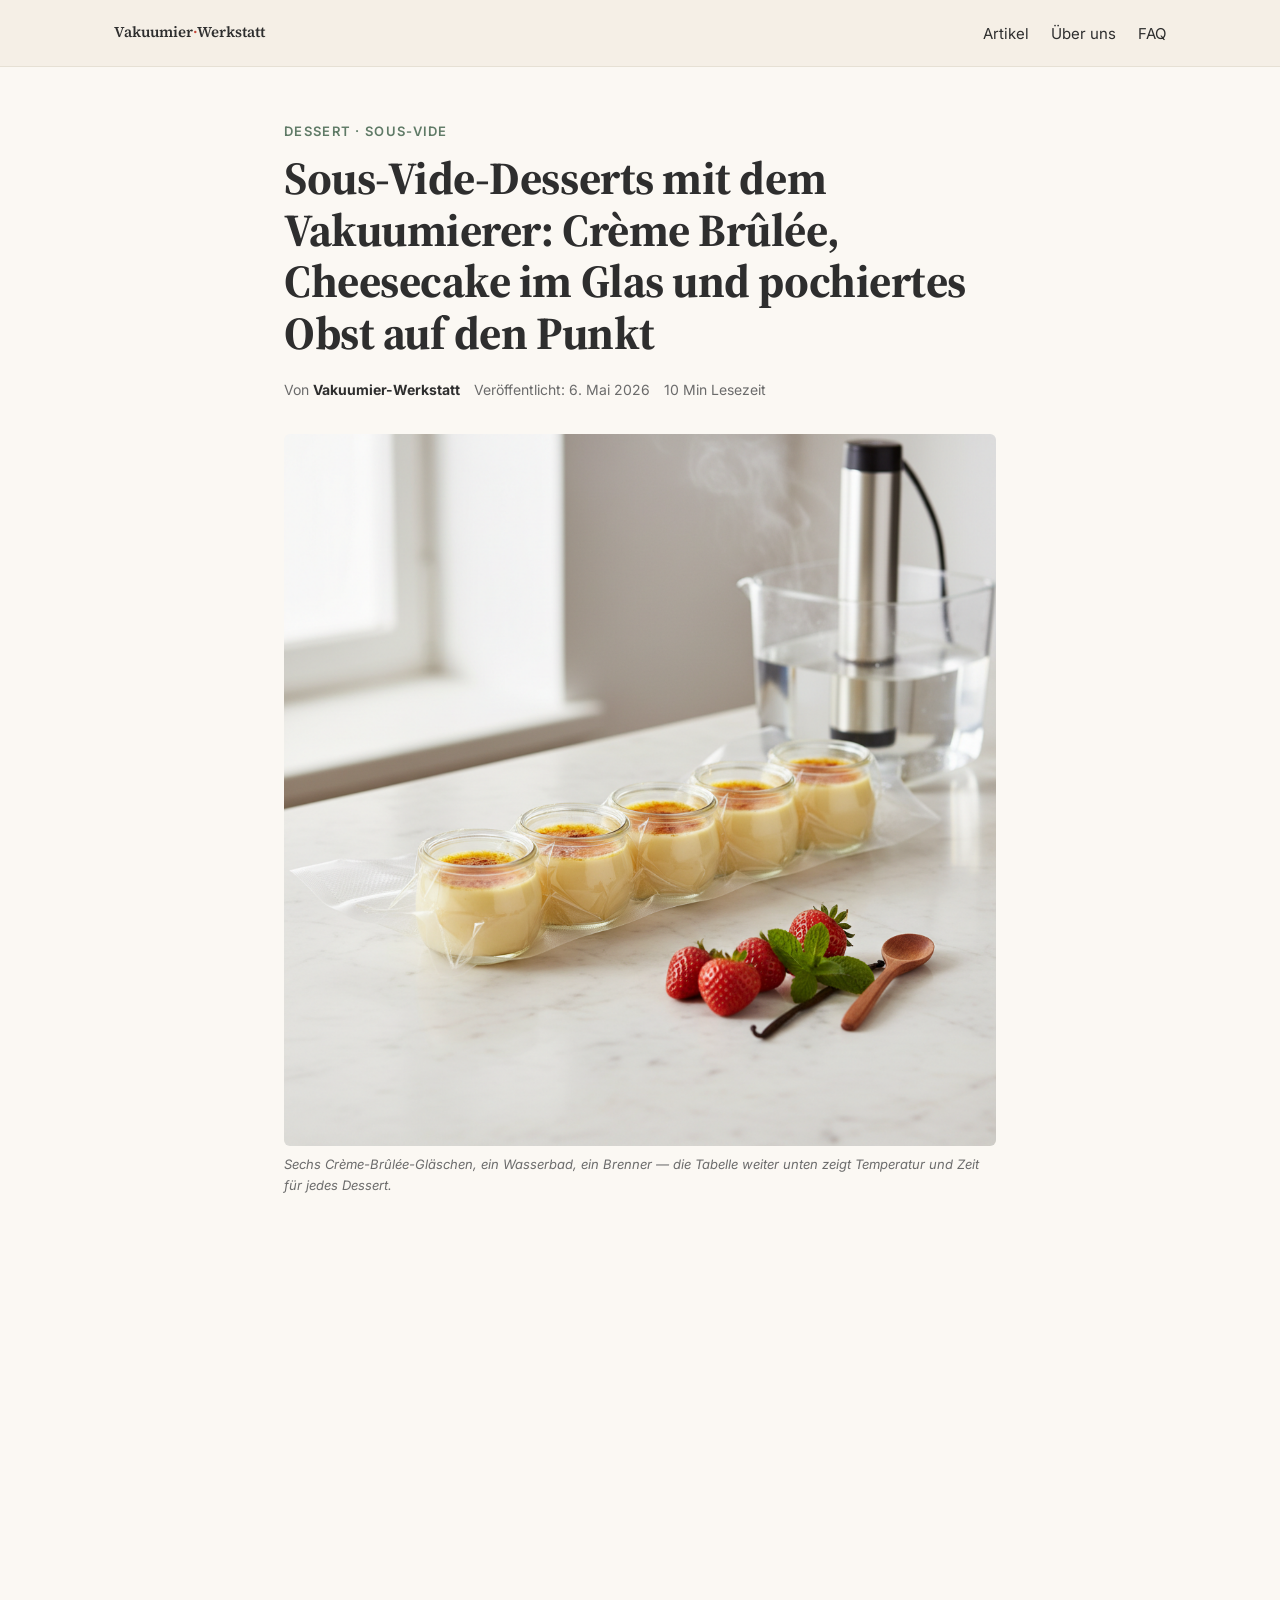
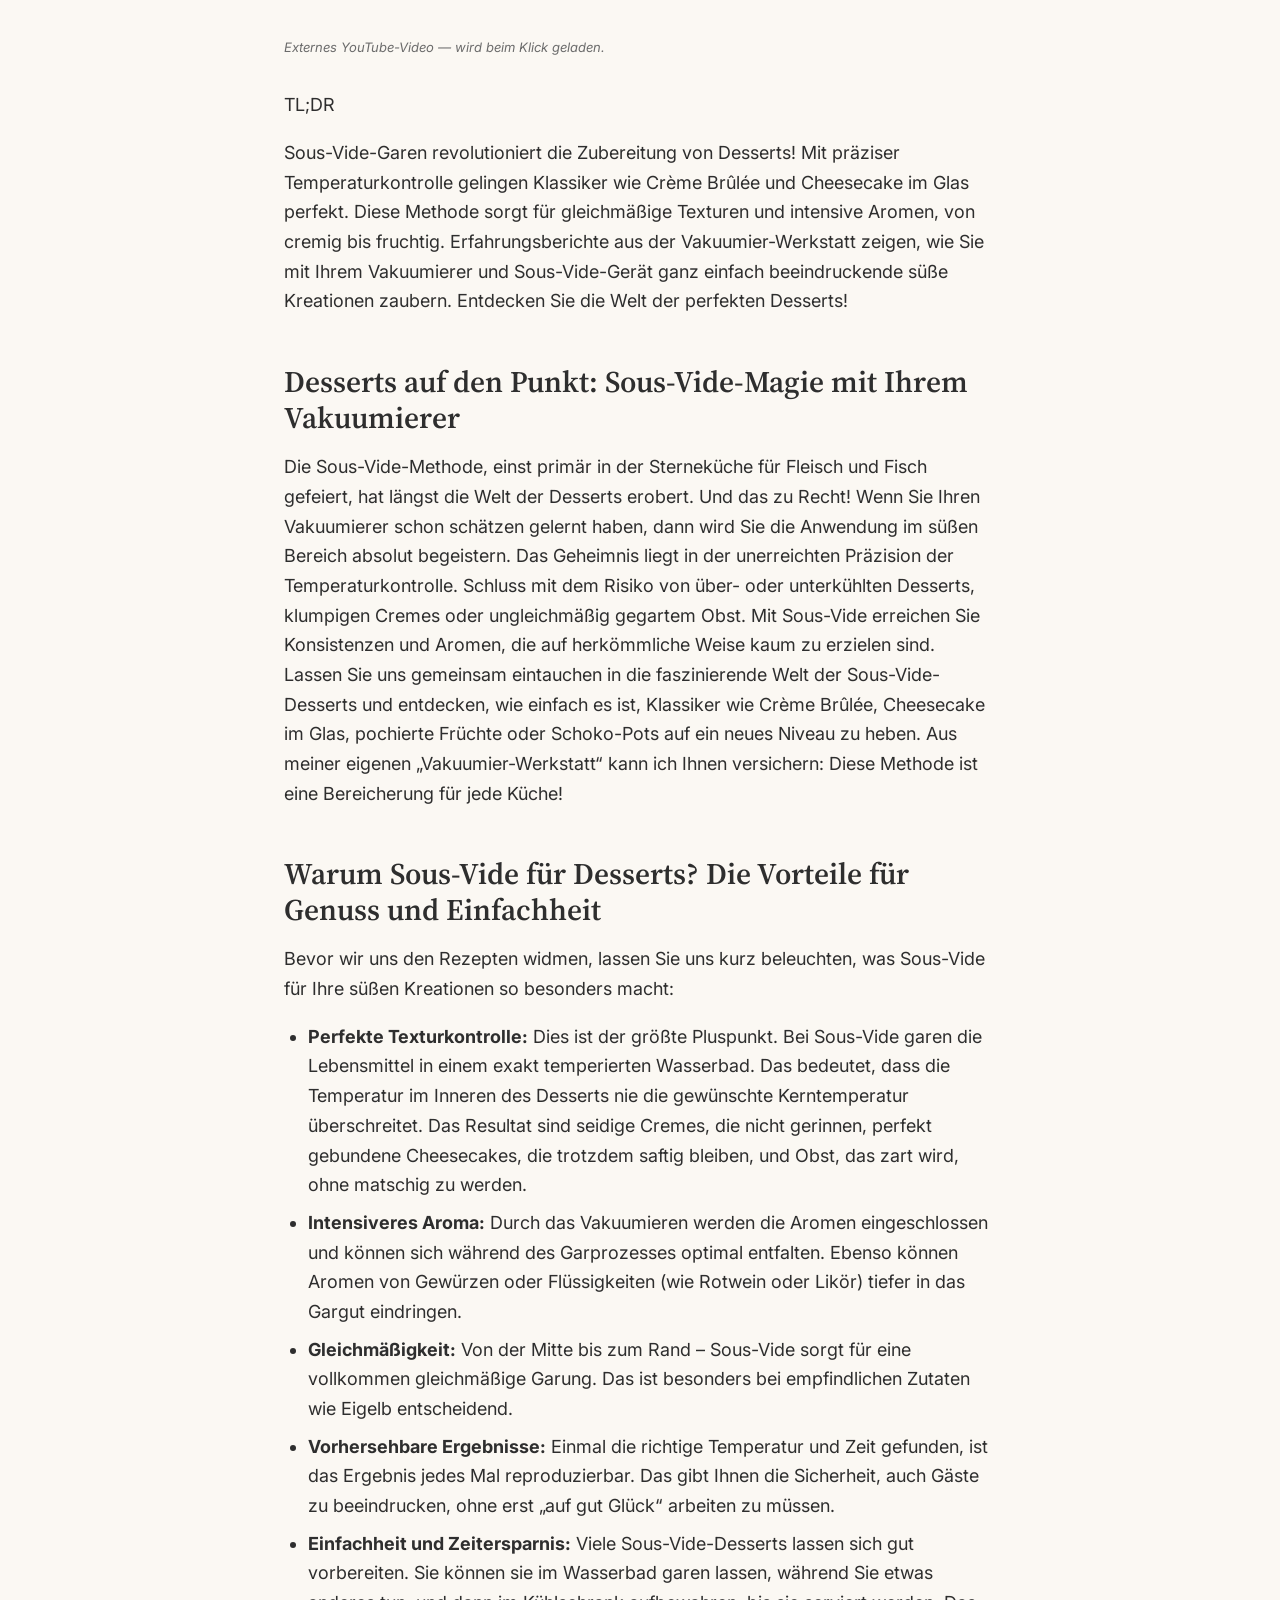
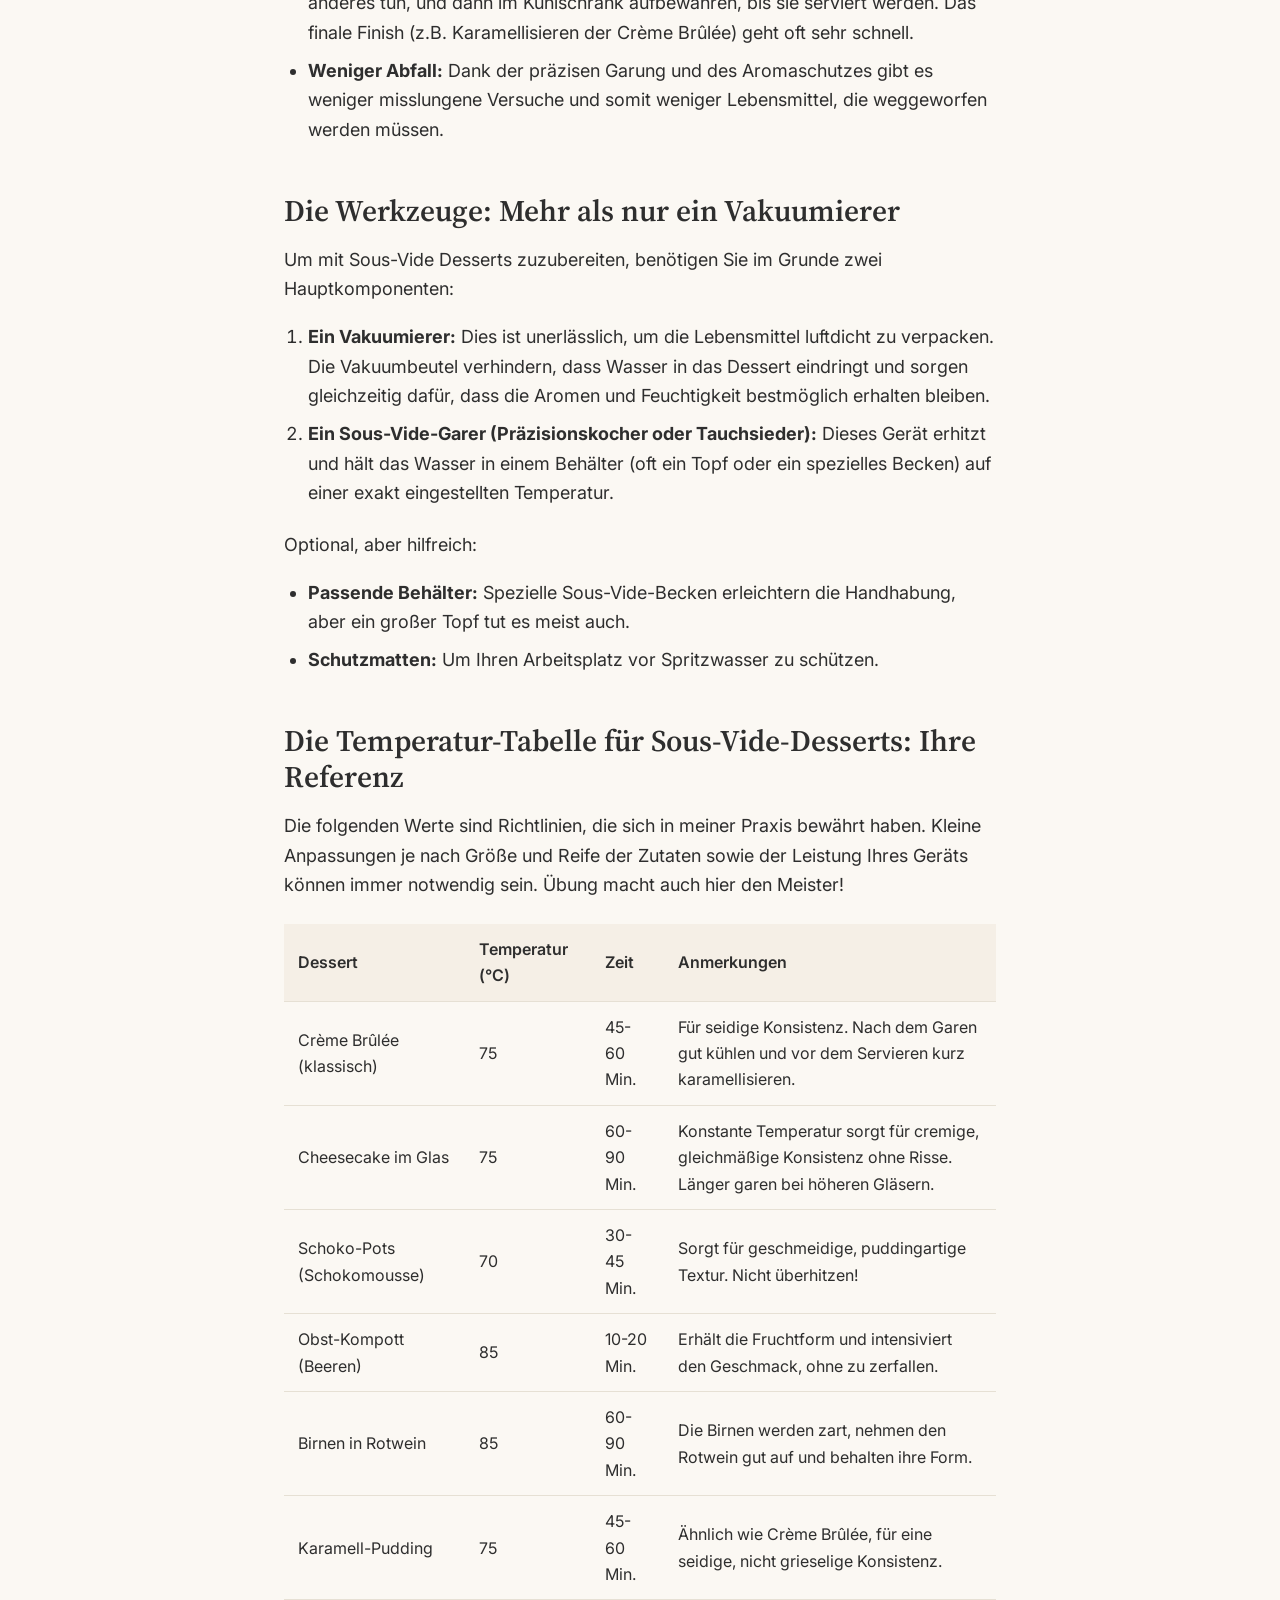
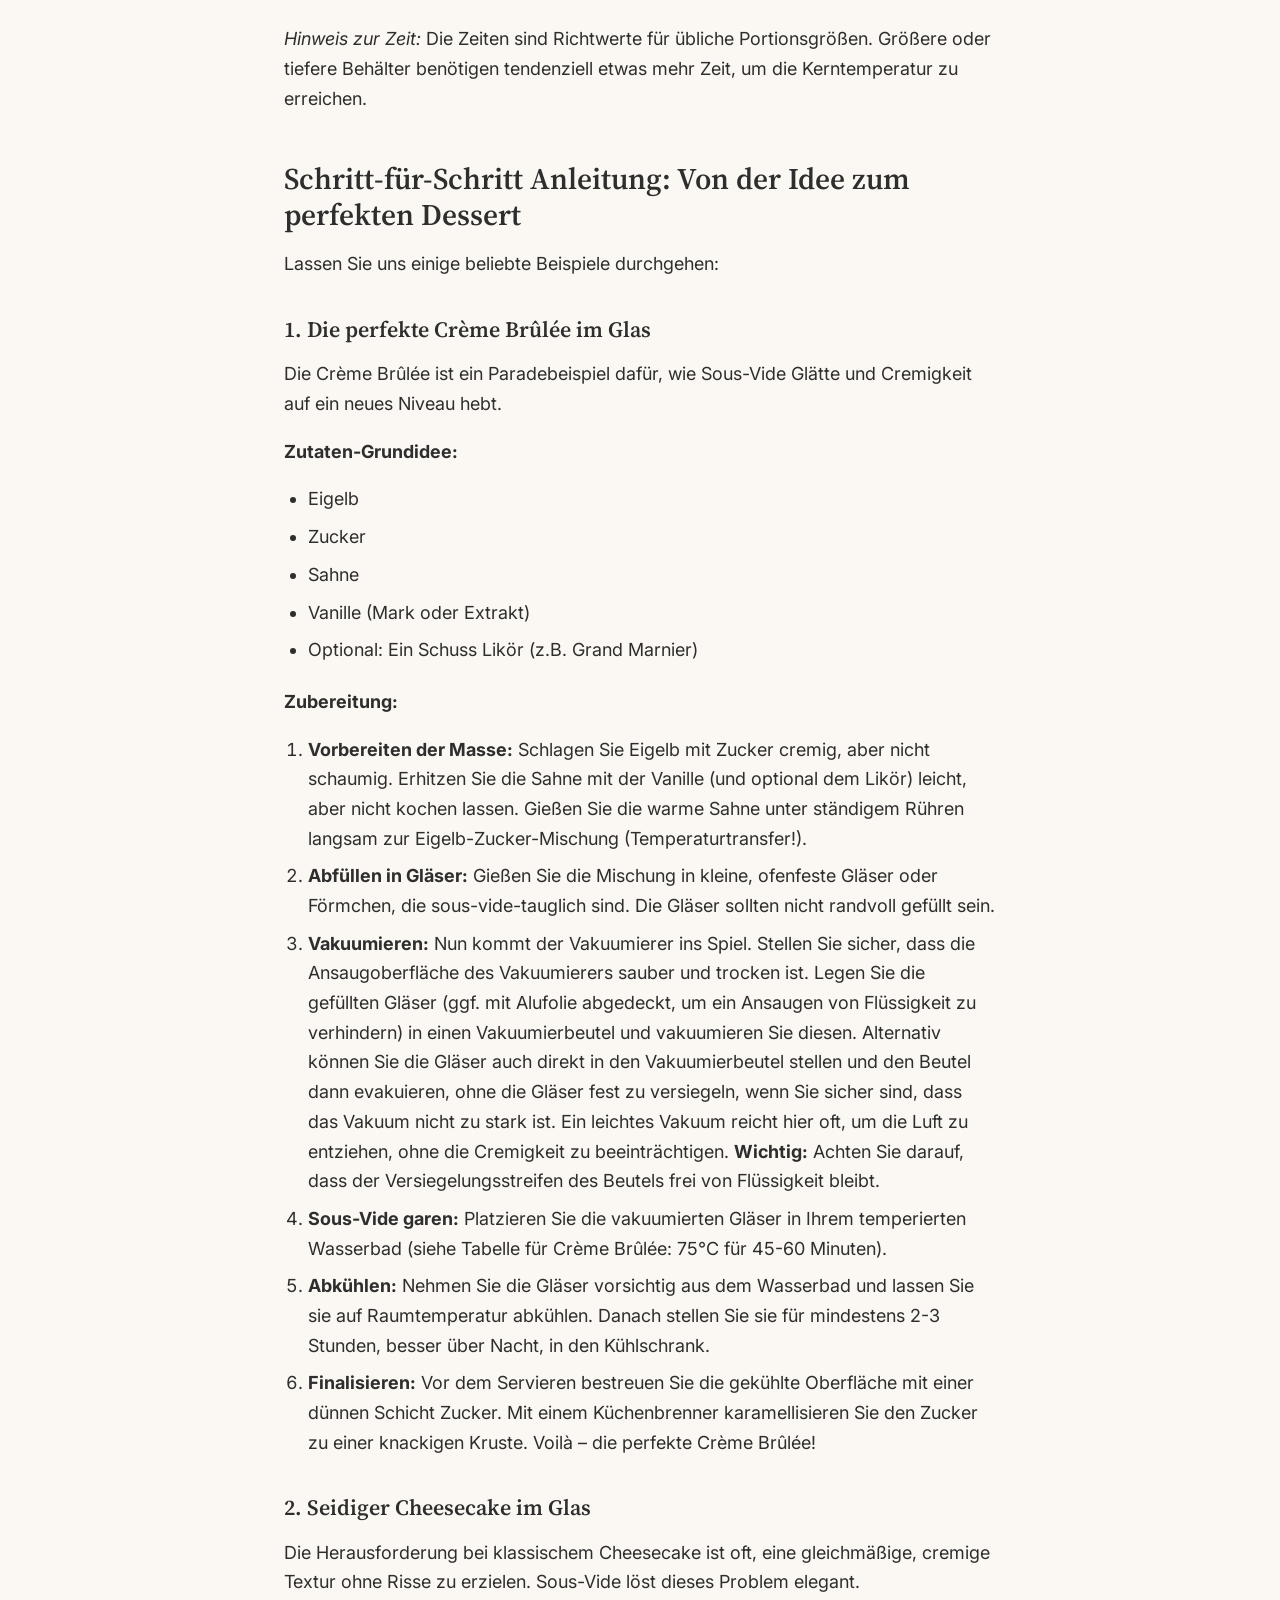
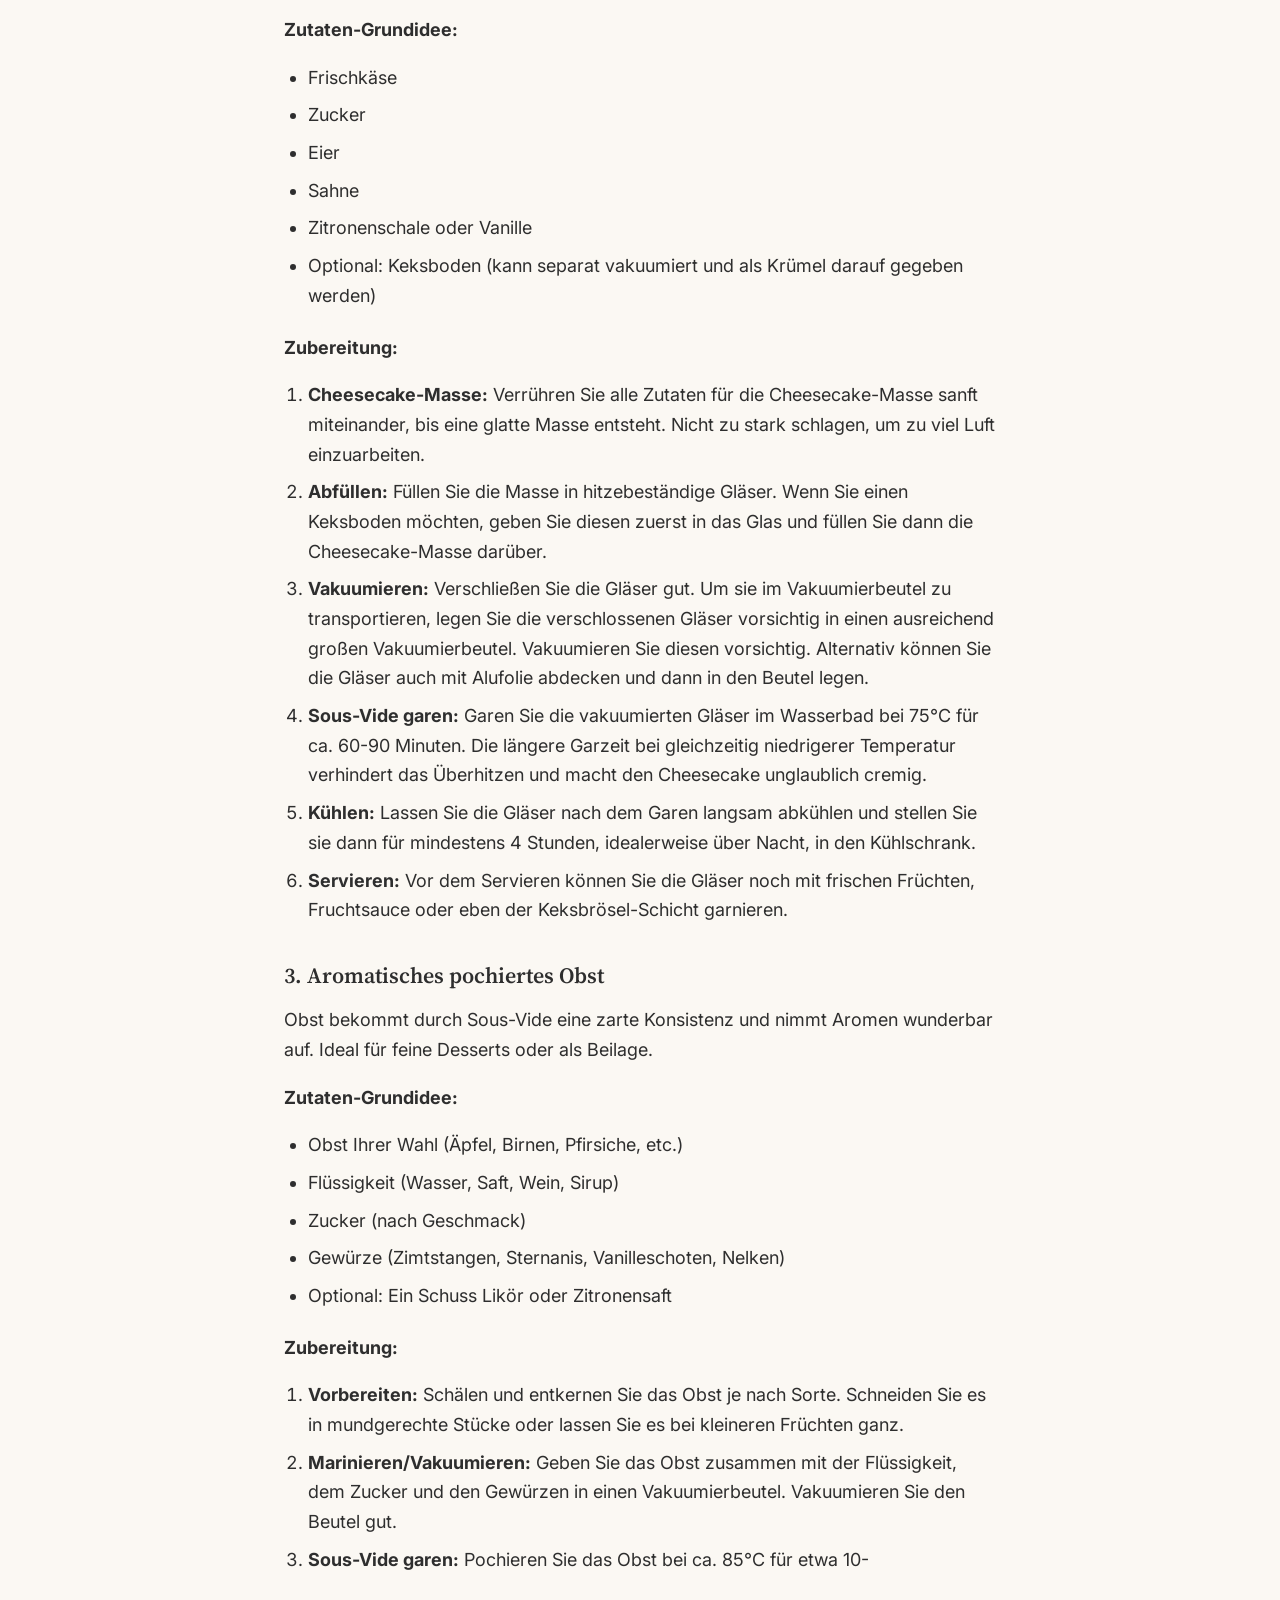
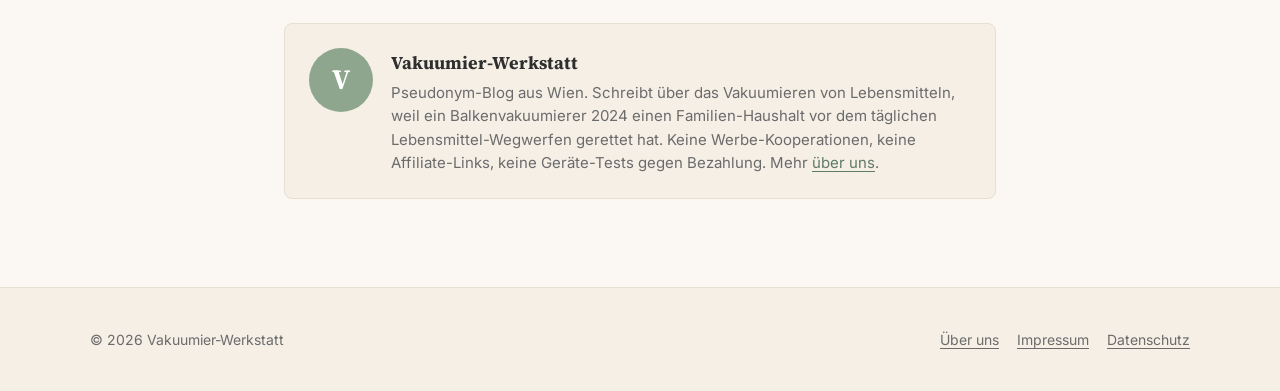
<file: artikel/sous-vide-desserts.html>
<!doctype html>
<html lang="de">
<head>
<meta charset="utf-8">
<meta name="viewport" content="width=device-width,initial-scale=1">
<title>Sous-Vide-Desserts mit dem Vakuumierer: Crème Brûlée, Cheesecake im Glas und pochiertes Obst auf den Punkt | Vakuumier-Werkstatt</title>
<meta name="description" content="Sous-Vide-Desserts gelingen mit Vakuumierer und Stab perfekt: Crème Brûlée, Cheesecake im Glas, pochiertes Obst und Schoko-Pots. Mit Temperatur-Tabelle.">
<link rel="canonical" href="https://nichtagentur.github.io/vakuumier-werkstatt/artikel/sous-vide-desserts.html">
<meta name="robots" content="index,follow,max-image-preview:large">
<meta name="author" content="Vakuumier-Werkstatt">
<meta name="theme-color" content="#F5EFE6">

<meta property="og:type" content="article">
<meta property="og:locale" content="de_DE">
<meta property="og:title" content="Sous-Vide-Desserts mit dem Vakuumierer: Crème Brûlée, Cheesecake im Glas und pochiertes Obst auf den Punkt">
<meta property="og:description" content="Sous-Vide-Desserts gelingen mit Vakuumierer und Stab perfekt: Crème Brûlée, Cheesecake im Glas, pochiertes Obst und Schoko-Pots. Mit Temperatur-Tabelle.">
<meta property="og:image" content="https://nichtagentur.github.io/vakuumier-werkstatt/img/sous-vide-desserts.png">
<meta property="og:url" content="https://nichtagentur.github.io/vakuumier-werkstatt/artikel/sous-vide-desserts.html">
<meta property="article:published_time" content="2026-05-06">

<meta name="twitter:card" content="summary_large_image">
<meta name="twitter:image" content="https://nichtagentur.github.io/vakuumier-werkstatt/img/sous-vide-desserts.png">

<link rel="preconnect" href="https://fonts.googleapis.com">
<link rel="preconnect" href="https://fonts.gstatic.com" crossorigin>
<link rel="stylesheet" href="https://fonts.googleapis.com/css2?family=Inter:wght@400;500;600;700&amp;family=Source+Serif+4:wght@400;600;700&amp;display=swap">
<link rel="stylesheet" href="../assets/style.css">

<script type="application/ld+json">
{
  "@context": "https://schema.org",
  "@type": "Article",
  "headline": "Sous-Vide-Desserts mit dem Vakuumierer: Crème Brûlée, Cheesecake im Glas und pochiertes Obst auf den Punkt",
  "description": "Sous-Vide-Desserts gelingen mit Vakuumierer und Stab perfekt: Crème Brûlée, Cheesecake im Glas, pochiertes Obst und Schoko-Pots. Mit Temperatur-Tabelle.",
  "image": "https://nichtagentur.github.io/vakuumier-werkstatt/img/sous-vide-desserts.png",
  "datePublished": "2026-05-06",
  "dateModified": "2026-05-06",
  "author": {
    "@type": "Person",
    "name": "Vakuumier-Werkstatt",
    "url": "https://nichtagentur.github.io/vakuumier-werkstatt/ueber-uns.html"
  },
  "publisher": {
    "@type": "Organization",
    "name": "Vakuumier-Werkstatt",
    "url": "https://nichtagentur.github.io/vakuumier-werkstatt/"
  },
  "mainEntityOfPage": "https://nichtagentur.github.io/vakuumier-werkstatt/artikel/sous-vide-desserts.html",
  "inLanguage": "de-DE"
}
</script>
</head>
<body>
<a href="#main" class="skip-link">Zum Inhalt springen</a>

<header class="site-header">
  <div class="nav">
    <a href="../" class="brand">Vakuumier<span>·</span>Werkstatt</a>
    <nav aria-label="Hauptnavigation">
      <ul>
        <li><a href="../#artikel">Artikel</a></li>
        <li><a href="../ueber-uns.html">Über uns</a></li>
        <li><a href="../#faq">FAQ</a></li>
      </ul>
    </nav>
  </div>
</header>

<article class="post" id="main">

  <header class="post-header">
    <span class="kicker">Dessert · Sous-Vide</span>
    <h1>Sous-Vide-Desserts mit dem Vakuumierer: Crème Brûlée, Cheesecake im Glas und pochiertes Obst auf den Punkt</h1>
    <p class="lede"></p>
    <div class="byline">
      <span>Von <strong>Vakuumier-Werkstatt</strong></span>
      <span>Veröffentlicht: 6. Mai 2026</span>
      <span>10 Min Lesezeit</span>
    </div>
  </header>

  <figure>
    <img src="../img/sous-vide-desserts.png" alt="Vakuumierter Beutel mit sechs Crème-Brûlée-Gläschen neben Erdbeeren, Vanille und Sous-Vide-Stick auf Marmor" width="1200" height="800" fetchpriority="high">
    <figcaption>Sechs Crème-Brûlée-Gläschen, ein Wasserbad, ein Brenner — die Tabelle weiter unten zeigt Temperatur und Zeit für jedes Dessert.</figcaption>
  </figure>

  <figure>
    <div style="position:relative;padding-top:56.25%">
      <iframe src="https://www.youtube.com/embed/?listType=search&amp;list=vakuumieren+sous-vide-desserts" style="position:absolute;inset:0;width:100%;height:100%;border:0;border-radius:6px" allowfullscreen title="Externes YouTube-Video zum Thema Sous-Vide-Desserts mit dem Vakuumierer: Crème Brûlée, Cheesecake im Glas und pochiertes Obst auf den Punkt"></iframe>
    </div>
    <figcaption>Externes YouTube-Video — wird beim Klick geladen.</figcaption>
  </figure>

  <p>TL;DR</p>
  <p>Sous-Vide-Garen revolutioniert die Zubereitung von Desserts! Mit präziser Temperaturkontrolle gelingen Klassiker wie Crème Brûlée und Cheesecake im Glas perfekt. Diese Methode sorgt für gleichmäßige Texturen und intensive Aromen, von cremig bis fruchtig. Erfahrungsberichte aus der Vakuumier-Werkstatt zeigen, wie Sie mit Ihrem Vakuumierer und Sous-Vide-Gerät ganz einfach beeindruckende süße Kreationen zaubern. Entdecken Sie die Welt der perfekten Desserts!</p>
  <h2>Desserts auf den Punkt: Sous-Vide-Magie mit Ihrem Vakuumierer</h2>
  <p>Die Sous-Vide-Methode, einst primär in der Sterneküche für Fleisch und Fisch gefeiert, hat längst die Welt der Desserts erobert. Und das zu Recht! Wenn Sie Ihren Vakuumierer schon schätzen gelernt haben, dann wird Sie die Anwendung im süßen Bereich absolut begeistern. Das Geheimnis liegt in der unerreichten Präzision der Temperaturkontrolle. Schluss mit dem Risiko von über- oder unterkühlten Desserts, klumpigen Cremes oder ungleichmäßig gegartem Obst. Mit Sous-Vide erreichen Sie Konsistenzen und Aromen, die auf herkömmliche Weise kaum zu erzielen sind. Lassen Sie uns gemeinsam eintauchen in die faszinierende Welt der Sous-Vide-Desserts und entdecken, wie einfach es ist, Klassiker wie Crème Brûlée, Cheesecake im Glas, pochierte Früchte oder Schoko-Pots auf ein neues Niveau zu heben. Aus meiner eigenen „Vakuumier-Werkstatt“ kann ich Ihnen versichern: Diese Methode ist eine Bereicherung für jede Küche!</p>
  <h2>Warum Sous-Vide für Desserts? Die Vorteile für Genuss und Einfachheit</h2>
  <p>Bevor wir uns den Rezepten widmen, lassen Sie uns kurz beleuchten, was Sous-Vide für Ihre süßen Kreationen so besonders macht:</p>
  <ul>
  <li><strong>Perfekte Texturkontrolle:</strong> Dies ist der größte Pluspunkt. Bei Sous-Vide garen die Lebensmittel in einem exakt temperierten Wasserbad. Das bedeutet, dass die Temperatur im Inneren des Desserts nie die gewünschte Kerntemperatur überschreitet. Das Resultat sind seidige Cremes, die nicht gerinnen, perfekt gebundene Cheesecakes, die trotzdem saftig bleiben, und Obst, das zart wird, ohne matschig zu werden.</li>
  <li><strong>Intensiveres Aroma:</strong> Durch das Vakuumieren werden die Aromen eingeschlossen und können sich während des Garprozesses optimal entfalten. Ebenso können Aromen von Gewürzen oder Flüssigkeiten (wie Rotwein oder Likör) tiefer in das Gargut eindringen.</li>
  <li><strong>Gleichmäßigkeit:</strong> Von der Mitte bis zum Rand – Sous-Vide sorgt für eine vollkommen gleichmäßige Garung. Das ist besonders bei empfindlichen Zutaten wie Eigelb entscheidend.</li>
  <li><strong>Vorhersehbare Ergebnisse:</strong> Einmal die richtige Temperatur und Zeit gefunden, ist das Ergebnis jedes Mal reproduzierbar. Das gibt Ihnen die Sicherheit, auch Gäste zu beeindrucken, ohne erst „auf gut Glück“ arbeiten zu müssen.</li>
  <li><strong>Einfachheit und Zeitersparnis:</strong> Viele Sous-Vide-Desserts lassen sich gut vorbereiten. Sie können sie im Wasserbad garen lassen, während Sie etwas anderes tun, und dann im Kühlschrank aufbewahren, bis sie serviert werden. Das finale Finish (z.B. Karamellisieren der Crème Brûlée) geht oft sehr schnell.</li>
  <li><strong>Weniger Abfall:</strong> Dank der präzisen Garung und des Aromaschutzes gibt es weniger misslungene Versuche und somit weniger Lebensmittel, die weggeworfen werden müssen.</li>
  </ul>
  <h2>Die Werkzeuge: Mehr als nur ein Vakuumierer</h2>
  <p>Um mit Sous-Vide Desserts zuzubereiten, benötigen Sie im Grunde zwei Hauptkomponenten:</p>
  <ol>
  <li><strong>Ein Vakuumierer:</strong> Dies ist unerlässlich, um die Lebensmittel luftdicht zu verpacken. Die Vakuumbeutel verhindern, dass Wasser in das Dessert eindringt und sorgen gleichzeitig dafür, dass die Aromen und Feuchtigkeit bestmöglich erhalten bleiben.</li>
  <li><strong>Ein Sous-Vide-Garer (Präzisionskocher oder Tauchsieder):</strong> Dieses Gerät erhitzt und hält das Wasser in einem Behälter (oft ein Topf oder ein spezielles Becken) auf einer exakt eingestellten Temperatur.</li>
  </ol>
  <p>Optional, aber hilfreich:</p>
  <ul>
  <li><strong>Passende Behälter:</strong> Spezielle Sous-Vide-Becken erleichtern die Handhabung, aber ein großer Topf tut es meist auch.</li>
  <li><strong>Schutzmatten:</strong> Um Ihren Arbeitsplatz vor Spritzwasser zu schützen.</li>
  </ul>
  <h2>Die Temperatur-Tabelle für Sous-Vide-Desserts: Ihre Referenz</h2>
  <p>Die folgenden Werte sind Richtlinien, die sich in meiner Praxis bewährt haben. Kleine Anpassungen je nach Größe und Reife der Zutaten sowie der Leistung Ihres Geräts können immer notwendig sein. Übung macht auch hier den Meister!</p>
  <table>
  <thead><tr><th>Dessert</th><th>Temperatur (°C)</th><th>Zeit</th><th>Anmerkungen</th></tr></thead>
  <tbody>
  <tr><td>Crème Brûlée (klassisch)</td><td>75</td><td>45-60 Min.</td><td>Für seidige Konsistenz. Nach dem Garen gut kühlen und vor dem Servieren kurz karamellisieren.</td></tr>
  <tr><td>Cheesecake im Glas</td><td>75</td><td>60-90 Min.</td><td>Konstante Temperatur sorgt für cremige, gleichmäßige Konsistenz ohne Risse. Länger garen bei höheren Gläsern.</td></tr>
  <tr><td>Schoko-Pots (Schokomousse)</td><td>70</td><td>30-45 Min.</td><td>Sorgt für geschmeidige, puddingartige Textur. Nicht überhitzen!</td></tr>
  <tr><td>Obst-Kompott (Beeren)</td><td>85</td><td>10-20 Min.</td><td>Erhält die Fruchtform und intensiviert den Geschmack, ohne zu zerfallen.</td></tr>
  <tr><td>Birnen in Rotwein</td><td>85</td><td>60-90 Min.</td><td>Die Birnen werden zart, nehmen den Rotwein gut auf und behalten ihre Form.</td></tr>
  <tr><td>Karamell-Pudding</td><td>75</td><td>45-60 Min.</td><td>Ähnlich wie Crème Brûlée, für eine seidige, nicht grieselige Konsistenz.</td></tr>
  </tbody></table>
  <p><em>Hinweis zur Zeit:</em> Die Zeiten sind Richtwerte für übliche Portionsgrößen. Größere oder tiefere Behälter benötigen tendenziell etwas mehr Zeit, um die Kerntemperatur zu erreichen.</p>
  <h2>Schritt-für-Schritt Anleitung: Von der Idee zum perfekten Dessert</h2>
  <p>Lassen Sie uns einige beliebte Beispiele durchgehen:</p>
  <h3>1. Die perfekte Crème Brûlée im Glas</h3>
  <p>Die Crème Brûlée ist ein Paradebeispiel dafür, wie Sous-Vide Glätte und Cremigkeit auf ein neues Niveau hebt.</p>
  <p><strong>Zutaten-Grundidee:</strong></p>
  <ul>
  <li>Eigelb</li>
  <li>Zucker</li>
  <li>Sahne</li>
  <li>Vanille (Mark oder Extrakt)</li>
  <li>Optional: Ein Schuss Likör (z.B. Grand Marnier)</li>
  </ul>
  <p><strong>Zubereitung:</strong></p>
  <ol>
  <li><strong>Vorbereiten der Masse:</strong> Schlagen Sie Eigelb mit Zucker cremig, aber nicht schaumig. Erhitzen Sie die Sahne mit der Vanille (und optional dem Likör) leicht, aber nicht kochen lassen. Gießen Sie die warme Sahne unter ständigem Rühren langsam zur Eigelb-Zucker-Mischung (Temperaturtransfer!).</li>
  <li><strong>Abfüllen in Gläser:</strong> Gießen Sie die Mischung in kleine, ofenfeste Gläser oder Förmchen, die sous-vide-tauglich sind. Die Gläser sollten nicht randvoll gefüllt sein.</li>
  <li><strong>Vakuumieren:</strong> Nun kommt der Vakuumierer ins Spiel. Stellen Sie sicher, dass die Ansaugoberfläche des Vakuumierers sauber und trocken ist. Legen Sie die gefüllten Gläser (ggf. mit Alufolie abgedeckt, um ein Ansaugen von Flüssigkeit zu verhindern) in einen Vakuumierbeutel und vakuumieren Sie diesen. Alternativ können Sie die Gläser auch direkt in den Vakuumierbeutel stellen und den Beutel dann evakuieren, ohne die Gläser fest zu versiegeln, wenn Sie sicher sind, dass das Vakuum nicht zu stark ist. Ein leichtes Vakuum reicht hier oft, um die Luft zu entziehen, ohne die Cremigkeit zu beeinträchtigen. <strong>Wichtig:</strong> Achten Sie darauf, dass der Versiegelungsstreifen des Beutels frei von Flüssigkeit bleibt.</li>
  <li><strong>Sous-Vide garen:</strong> Platzieren Sie die vakuumierten Gläser in Ihrem temperierten Wasserbad (siehe Tabelle für Crème Brûlée: 75°C für 45-60 Minuten).</li>
  <li><strong>Abkühlen:</strong> Nehmen Sie die Gläser vorsichtig aus dem Wasserbad und lassen Sie sie auf Raumtemperatur abkühlen. Danach stellen Sie sie für mindestens 2-3 Stunden, besser über Nacht, in den Kühlschrank.</li>
  <li><strong>Finalisieren:</strong> Vor dem Servieren bestreuen Sie die gekühlte Oberfläche mit einer dünnen Schicht Zucker. Mit einem Küchenbrenner karamellisieren Sie den Zucker zu einer knackigen Kruste. Voilà – die perfekte Crème Brûlée!</li>
  </ol>
  <h3>2. Seidiger Cheesecake im Glas</h3>
  <p>Die Herausforderung bei klassischem Cheesecake ist oft, eine gleichmäßige, cremige Textur ohne Risse zu erzielen. Sous-Vide löst dieses Problem elegant.</p>
  <p><strong>Zutaten-Grundidee:</strong></p>
  <ul>
  <li>Frischkäse</li>
  <li>Zucker</li>
  <li>Eier</li>
  <li>Sahne</li>
  <li>Zitronenschale oder Vanille</li>
  <li>Optional: Keksboden (kann separat vakuumiert und als Krümel darauf gegeben werden)</li>
  </ul>
  <p><strong>Zubereitung:</strong></p>
  <ol>
  <li><strong>Cheesecake-Masse:</strong> Verrühren Sie alle Zutaten für die Cheesecake-Masse sanft miteinander, bis eine glatte Masse entsteht. Nicht zu stark schlagen, um zu viel Luft einzuarbeiten.</li>
  <li><strong>Abfüllen:</strong> Füllen Sie die Masse in hitzebeständige Gläser. Wenn Sie einen Keksboden möchten, geben Sie diesen zuerst in das Glas und füllen Sie dann die Cheesecake-Masse darüber.</li>
  <li><strong>Vakuumieren:</strong> Verschließen Sie die Gläser gut. Um sie im Vakuumierbeutel zu transportieren, legen Sie die verschlossenen Gläser vorsichtig in einen ausreichend großen Vakuumierbeutel. Vakuumieren Sie diesen vorsichtig. Alternativ können Sie die Gläser auch mit Alufolie abdecken und dann in den Beutel legen.</li>
  <li><strong>Sous-Vide garen:</strong> Garen Sie die vakuumierten Gläser im Wasserbad bei 75°C für ca. 60-90 Minuten. Die längere Garzeit bei gleichzeitig niedrigerer Temperatur verhindert das Überhitzen und macht den Cheesecake unglaublich cremig.</li>
  <li><strong>Kühlen:</strong> Lassen Sie die Gläser nach dem Garen langsam abkühlen und stellen Sie sie dann für mindestens 4 Stunden, idealerweise über Nacht, in den Kühlschrank.</li>
  <li><strong>Servieren:</strong> Vor dem Servieren können Sie die Gläser noch mit frischen Früchten, Fruchtsauce oder eben der Keksbrösel-Schicht garnieren.</li>
  </ol>
  <h3>3. Aromatisches pochiertes Obst</h3>
  <p>Obst bekommt durch Sous-Vide eine zarte Konsistenz und nimmt Aromen wunderbar auf. Ideal für feine Desserts oder als Beilage.</p>
  <p><strong>Zutaten-Grundidee:</strong></p>
  <ul>
  <li>Obst Ihrer Wahl (Äpfel, Birnen, Pfirsiche, etc.)</li>
  <li>Flüssigkeit (Wasser, Saft, Wein, Sirup)</li>
  <li>Zucker (nach Geschmack)</li>
  <li>Gewürze (Zimtstangen, Sternanis, Vanilleschoten, Nelken)</li>
  <li>Optional: Ein Schuss Likör oder Zitronensaft</li>
  </ul>
  <p><strong>Zubereitung:</strong></p>
  <ol>
  <li><strong>Vorbereiten:</strong> Schälen und entkernen Sie das Obst je nach Sorte. Schneiden Sie es in mundgerechte Stücke oder lassen Sie es bei kleineren Früchten ganz.</li>
  <li><strong>Marinieren/Vakuumieren:</strong> Geben Sie das Obst zusammen mit der Flüssigkeit, dem Zucker und den Gewürzen in einen Vakuumierbeutel. Vakuumieren Sie den Beutel gut.</li>
  <li><strong>Sous-Vide garen:</strong> Pochieren Sie das Obst bei ca. 85°C für etwa 10-</li>
  </ol>

  <div class="author-box">
    <div class="author-avatar" aria-hidden="true">V</div>
    <div>
      <h4>Vakuumier-Werkstatt</h4>
      <p>Pseudonym-Blog aus Wien. Schreibt über das Vakuumieren von Lebensmitteln, weil ein Balkenvakuumierer 2024 einen Familien-Haushalt vor dem täglichen Lebensmittel-Wegwerfen gerettet hat. Keine Werbe-Kooperationen, keine Affiliate-Links, keine Geräte-Tests gegen Bezahlung. Mehr <a href="../ueber-uns.html">über uns</a>.</p>
    </div>
  </div>

</article>

<footer class="site-footer">
  <div class="inner">
    <div>© 2026 Vakuumier-Werkstatt</div>
    <ul>
      <li><a href="../ueber-uns.html">Über uns</a></li>
      <li><a href="../impressum.html">Impressum</a></li>
      <li><a href="../datenschutz.html">Datenschutz</a></li>
    </ul>
  </div>
</footer>

</body>
</html>
</file>
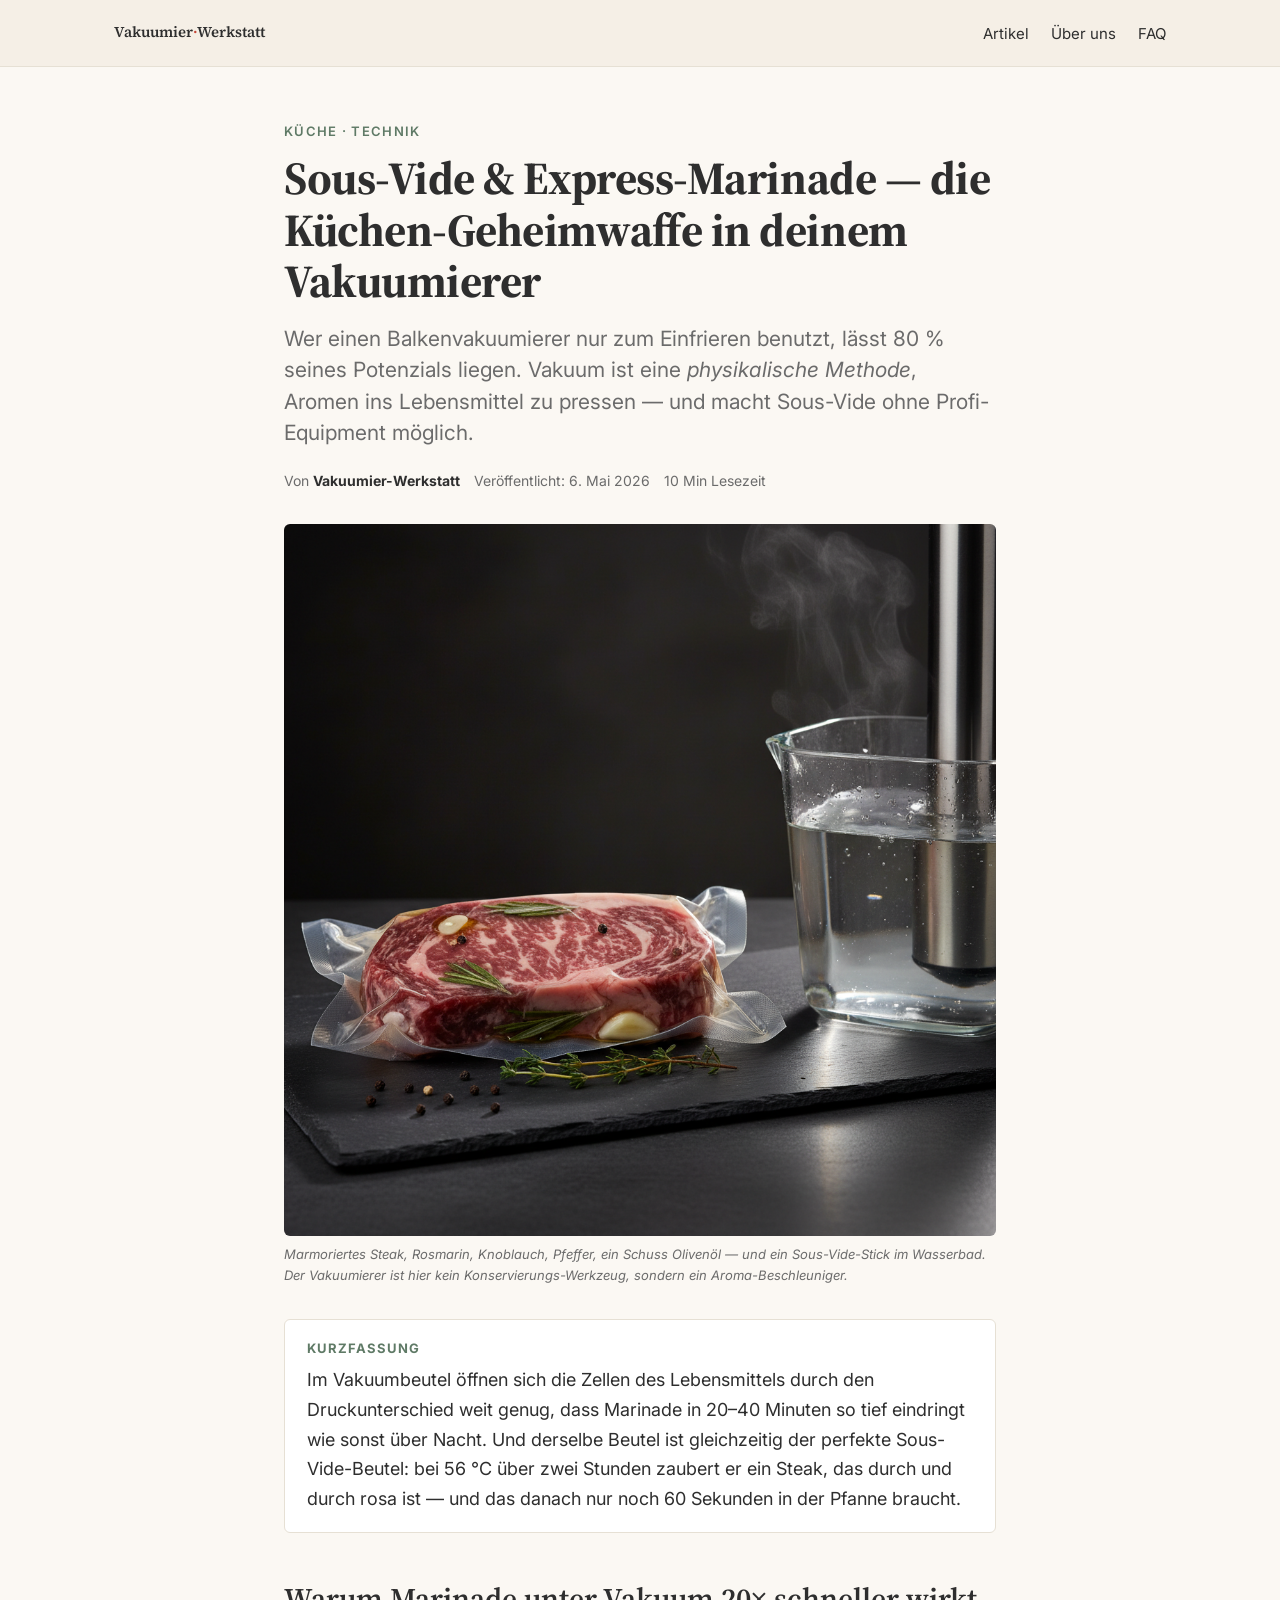
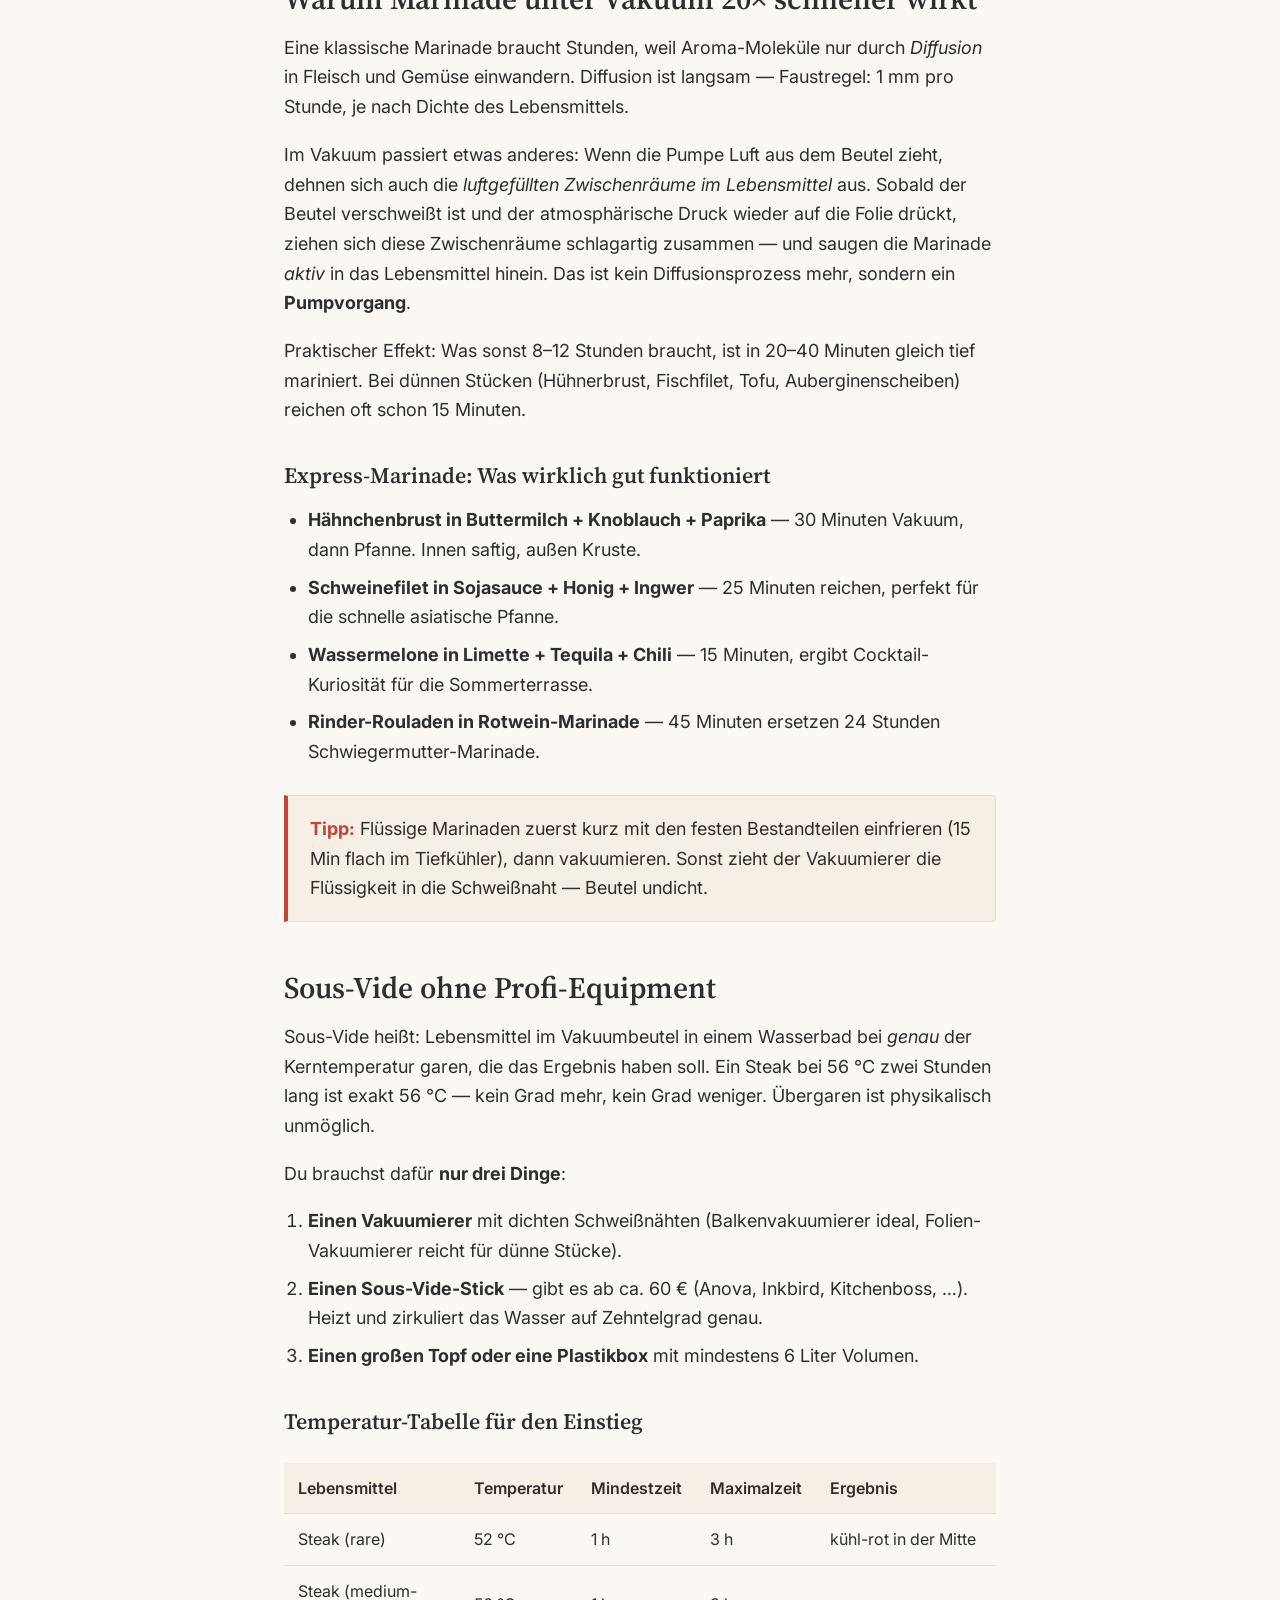
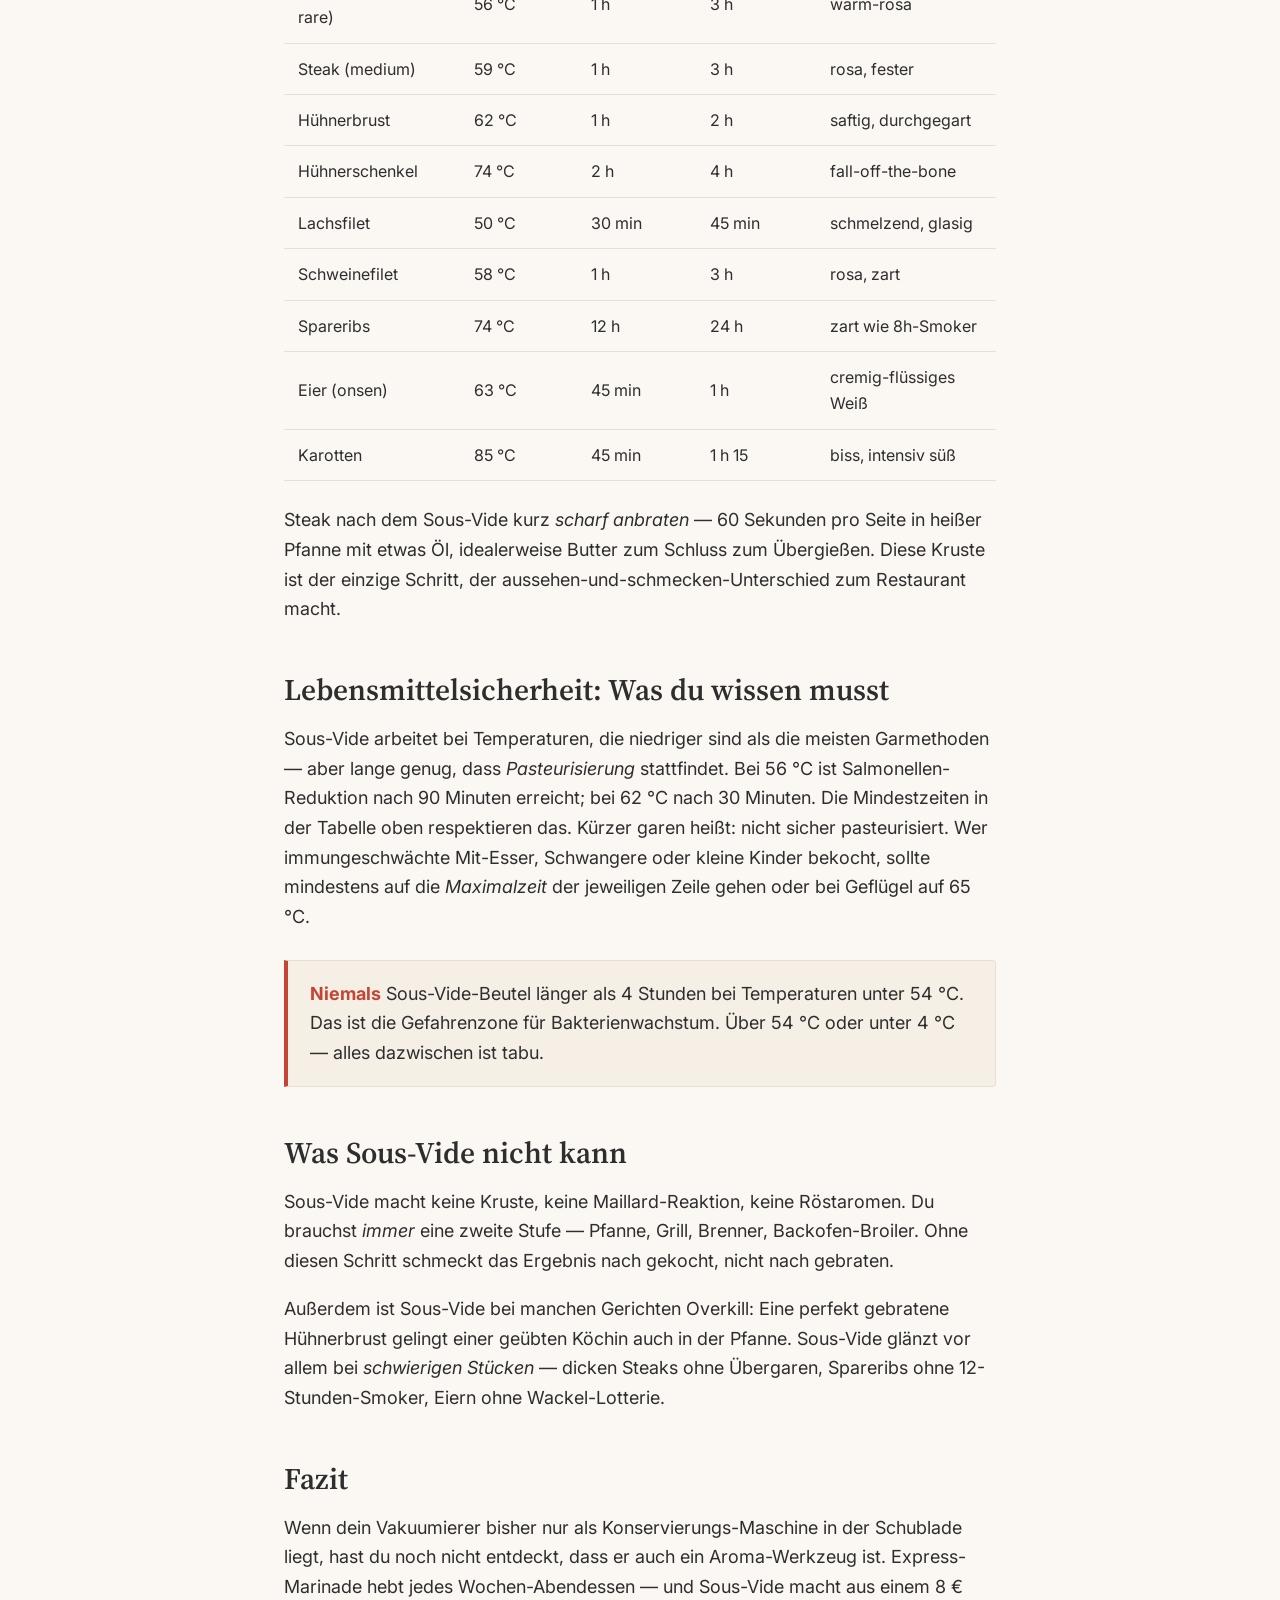
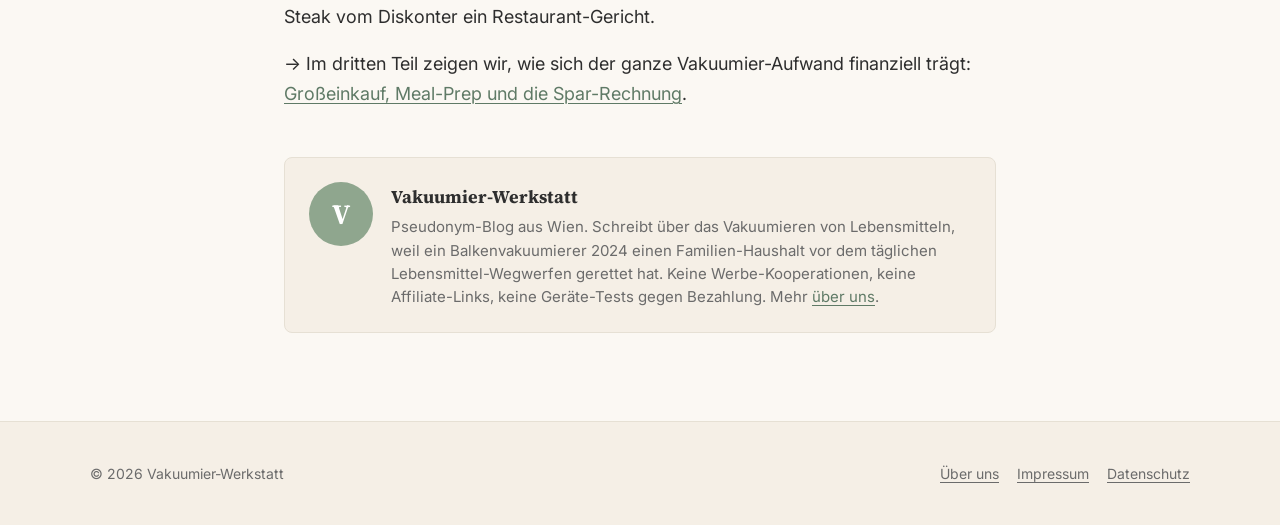
<file: artikel/sous-vide-marinieren.html>
<!doctype html>
<html lang="de">
<head>
<meta charset="utf-8">
<meta name="viewport" content="width=device-width,initial-scale=1">
<title>Sous-Vide &amp; Express-Marinade mit dem Vakuumierer — die Küchen-Geheimwaffe | Vakuumier-Werkstatt</title>
<meta name="description" content="Warum Marinade unter Vakuum in 30 Minuten so tief eindringt wie sonst über Nacht — und wie du Sous-Vide ohne Profi-Equipment startest. Mit Temperatur-Tabelle für Steak, Hühnchen, Fisch und Eier.">
<link rel="canonical" href="https://nichtagentur.github.io/vakuumier-werkstatt/artikel/sous-vide-marinieren.html">
<meta name="robots" content="index,follow,max-image-preview:large">
<meta name="author" content="Vakuumier-Werkstatt">
<meta name="theme-color" content="#F5EFE6">

<meta property="og:type" content="article">
<meta property="og:locale" content="de_DE">
<meta property="og:title" content="Sous-Vide &amp; Express-Marinade — die Küchen-Geheimwaffe">
<meta property="og:description" content="Warum Marinade unter Vakuum in 30 Minuten so tief eindringt wie sonst über Nacht.">
<meta property="og:image" content="https://nichtagentur.github.io/vakuumier-werkstatt/img/02-sousvide.png">
<meta property="og:url" content="https://nichtagentur.github.io/vakuumier-werkstatt/artikel/sous-vide-marinieren.html">
<meta property="article:published_time" content="2026-05-06">

<meta name="twitter:card" content="summary_large_image">
<meta name="twitter:image" content="https://nichtagentur.github.io/vakuumier-werkstatt/img/02-sousvide.png">

<link rel="preconnect" href="https://fonts.googleapis.com">
<link rel="preconnect" href="https://fonts.gstatic.com" crossorigin>
<link rel="stylesheet" href="https://fonts.googleapis.com/css2?family=Inter:wght@400;500;600;700&family=Source+Serif+4:wght@400;600;700&display=swap">
<link rel="stylesheet" href="../assets/style.css">

<script type="application/ld+json">
{
  "@context":"https://schema.org",
  "@type":"Article",
  "headline":"Sous-Vide &amp; Express-Marinade mit dem Vakuumierer",
  "description":"Marinade unter Vakuum in 30 Minuten statt 12 Stunden. Sous-Vide-Einstieg mit Temperatur-Tabelle.",
  "image":"https://nichtagentur.github.io/vakuumier-werkstatt/img/02-sousvide.png",
  "datePublished":"2026-05-06",
  "dateModified":"2026-05-06",
  "author":{"@type":"Person","name":"Vakuumier-Werkstatt","url":"https://nichtagentur.github.io/vakuumier-werkstatt/ueber-uns.html"},
  "publisher":{"@type":"Organization","name":"Vakuumier-Werkstatt","url":"https://nichtagentur.github.io/vakuumier-werkstatt/"},
  "mainEntityOfPage":"https://nichtagentur.github.io/vakuumier-werkstatt/artikel/sous-vide-marinieren.html",
  "inLanguage":"de-DE"
}
</script>
</head>
<body>
<a href="#main" class="skip-link">Zum Inhalt springen</a>

<header class="site-header">
  <div class="nav">
    <a href="../" class="brand">Vakuumier<span>·</span>Werkstatt</a>
    <nav aria-label="Hauptnavigation">
      <ul>
        <li><a href="../#artikel">Artikel</a></li>
        <li><a href="../ueber-uns.html">Über uns</a></li>
        <li><a href="../#faq">FAQ</a></li>
      </ul>
    </nav>
  </div>
</header>

<article class="post" id="main">

  <header class="post-header">
    <span class="kicker">Küche · Technik</span>
    <h1>Sous-Vide &amp; Express-Marinade — die Küchen-Geheimwaffe in deinem Vakuumierer</h1>
    <p class="lede">Wer einen Balken­vakuumierer nur zum Einfrieren benutzt, lässt 80 % seines Potenzials liegen. Vakuum ist eine <em>physikalische Methode</em>, Aromen ins Lebensmittel zu pressen — und macht Sous-Vide ohne Profi-Equipment möglich.</p>
    <div class="byline">
      <span>Von <strong>Vakuumier-Werkstatt</strong></span>
      <span>Veröffentlicht: 6. Mai 2026</span>
      <span>10 Min Lesezeit</span>
    </div>
  </header>

  <figure>
    <img src="../img/02-sousvide.png" alt="Vakuumiertes mariniertes Steak mit Rosmarin und Knoblauch neben Sous-Vide-Stick im Wasserbad" width="1200" height="800" fetchpriority="high">
    <figcaption>Marmoriertes Steak, Rosmarin, Knoblauch, Pfeffer, ein Schuss Olivenöl — und ein Sous-Vide-Stick im Wasserbad. Der Vakuumierer ist hier <em>kein</em> Konservierungs-Werkzeug, sondern ein Aroma-Beschleuniger.</figcaption>
  </figure>

  <div class="tldr">
    <strong>Kurzfassung</strong>
    Im Vakuumbeutel öffnen sich die Zellen des Lebensmittels durch den Druckunterschied weit genug, dass Marinade in 20–40 Minuten so tief eindringt wie sonst über Nacht. Und derselbe Beutel ist gleichzeitig der perfekte Sous-Vide-Beutel: bei 56 °C über zwei Stunden zaubert er ein Steak, das durch und durch rosa ist — und das danach nur noch 60 Sekunden in der Pfanne braucht.
  </div>

  <h2>Warum Marinade unter Vakuum 20× schneller wirkt</h2>
  <p>Eine klassische Marinade braucht Stunden, weil Aroma-Moleküle nur durch <em>Diffusion</em> in Fleisch und Gemüse einwandern. Diffusion ist langsam — Faustregel: 1 mm pro Stunde, je nach Dichte des Lebensmittels.</p>

  <p>Im Vakuum passiert etwas anderes: Wenn die Pumpe Luft aus dem Beutel zieht, dehnen sich auch die <em>luftgefüllten Zwischenräume im Lebensmittel</em> aus. Sobald der Beutel verschweißt ist und der atmosphärische Druck wieder auf die Folie drückt, ziehen sich diese Zwischenräume schlagartig zusammen — und saugen die Marinade <em>aktiv</em> in das Lebensmittel hinein. Das ist kein Diffusionsprozess mehr, sondern ein <strong>Pumpvorgang</strong>.</p>

  <p>Praktischer Effekt: Was sonst 8–12 Stunden braucht, ist in 20–40 Minuten gleich tief mariniert. Bei dünnen Stücken (Hühnerbrust, Fischfilet, Tofu, Auberginenscheiben) reichen oft schon 15 Minuten.</p>

  <h3>Express-Marinade: Was wirklich gut funktioniert</h3>
  <ul>
    <li><strong>Hähnchenbrust in Buttermilch + Knoblauch + Paprika</strong> — 30 Minuten Vakuum, dann Pfanne. Innen saftig, außen Kruste.</li>
    <li><strong>Schweinefilet in Sojasauce + Honig + Ingwer</strong> — 25 Minuten reichen, perfekt für die schnelle asiatische Pfanne.</li>
    <li><strong>Wassermelone in Limette + Tequila + Chili</strong> — 15 Minuten, ergibt Cocktail-Kuriosität für die Sommerterrasse.</li>
    <li><strong>Rinder-Rouladen in Rotwein-Marinade</strong> — 45 Minuten ersetzen 24 Stunden Schwiegermutter-Marinade.</li>
  </ul>

  <div class="callout">
    <strong>Tipp:</strong> Flüssige Marinaden zuerst kurz mit den festen Bestandteilen einfrieren (15 Min flach im Tiefkühler), dann vakuumieren. Sonst zieht der Vakuumierer die Flüssigkeit in die Schweißnaht — Beutel undicht.
  </div>

  <h2>Sous-Vide ohne Profi-Equipment</h2>
  <p>Sous-Vide heißt: Lebensmittel im Vakuumbeutel in einem Wasserbad bei <em>genau</em> der Kerntemperatur garen, die das Ergebnis haben soll. Ein Steak bei 56 °C zwei Stunden lang ist exakt 56 °C — kein Grad mehr, kein Grad weniger. Übergaren ist physikalisch unmöglich.</p>

  <p>Du brauchst dafür <strong>nur drei Dinge</strong>:</p>
  <ol>
    <li><strong>Einen Vakuumierer</strong> mit dichten Schweißnähten (Balkenvakuumierer ideal, Folien-Vakuumierer reicht für dünne Stücke).</li>
    <li><strong>Einen Sous-Vide-Stick</strong> — gibt es ab ca. 60 € (Anova, Inkbird, Kitchenboss, …). Heizt und zirkuliert das Wasser auf Zehntelgrad genau.</li>
    <li><strong>Einen großen Topf oder eine Plastikbox</strong> mit mindestens 6 Liter Volumen.</li>
  </ol>

  <h3>Temperatur-Tabelle für den Einstieg</h3>
  <table>
    <thead>
      <tr><th>Lebensmittel</th><th>Temperatur</th><th>Mindestzeit</th><th>Maximalzeit</th><th>Ergebnis</th></tr>
    </thead>
    <tbody>
      <tr><td>Steak (rare)</td><td>52 °C</td><td>1 h</td><td>3 h</td><td>kühl-rot in der Mitte</td></tr>
      <tr><td>Steak (medium-rare)</td><td>56 °C</td><td>1 h</td><td>3 h</td><td>warm-rosa</td></tr>
      <tr><td>Steak (medium)</td><td>59 °C</td><td>1 h</td><td>3 h</td><td>rosa, fester</td></tr>
      <tr><td>Hühnerbrust</td><td>62 °C</td><td>1 h</td><td>2 h</td><td>saftig, durchgegart</td></tr>
      <tr><td>Hühnerschenkel</td><td>74 °C</td><td>2 h</td><td>4 h</td><td>fall-off-the-bone</td></tr>
      <tr><td>Lachsfilet</td><td>50 °C</td><td>30 min</td><td>45 min</td><td>schmelzend, glasig</td></tr>
      <tr><td>Schweinefilet</td><td>58 °C</td><td>1 h</td><td>3 h</td><td>rosa, zart</td></tr>
      <tr><td>Spareribs</td><td>74 °C</td><td>12 h</td><td>24 h</td><td>zart wie 8h-Smoker</td></tr>
      <tr><td>Eier (onsen)</td><td>63 °C</td><td>45 min</td><td>1 h</td><td>cremig-flüssiges Weiß</td></tr>
      <tr><td>Karotten</td><td>85 °C</td><td>45 min</td><td>1 h 15</td><td>biss, intensiv süß</td></tr>
    </tbody>
  </table>

  <p>Steak nach dem Sous-Vide kurz <em>scharf anbraten</em> — 60 Sekunden pro Seite in heißer Pfanne mit etwas Öl, idealerweise Butter zum Schluss zum Übergießen. Diese Kruste ist der einzige Schritt, der aussehen-und-schmecken-Unterschied zum Restaurant macht.</p>

  <h2>Lebensmittelsicherheit: Was du wissen musst</h2>
  <p>Sous-Vide arbeitet bei Temperaturen, die niedriger sind als die meisten Garmethoden — aber lange genug, dass <em>Pasteurisierung</em> stattfindet. Bei 56 °C ist Salmonellen-Reduktion nach 90 Minuten erreicht; bei 62 °C nach 30 Minuten. Die Mindestzeiten in der Tabelle oben respektieren das. Kürzer garen heißt: nicht sicher pasteurisiert. Wer immungeschwächte Mit-Esser, Schwangere oder kleine Kinder bekocht, sollte mindestens auf die <em>Maximalzeit</em> der jeweiligen Zeile gehen oder bei Geflügel auf 65 °C.</p>

  <div class="callout">
    <strong>Niemals</strong> Sous-Vide-Beutel länger als 4 Stunden bei Temperaturen unter 54 °C. Das ist die Gefahrenzone für Bakterienwachstum. Über 54 °C oder unter 4 °C — alles dazwischen ist tabu.
  </div>

  <h2>Was Sous-Vide nicht kann</h2>
  <p>Sous-Vide macht keine Kruste, keine Maillard-Reaktion, keine Röstaromen. Du brauchst <em>immer</em> eine zweite Stufe — Pfanne, Grill, Brenner, Backofen-Broiler. Ohne diesen Schritt schmeckt das Ergebnis nach gekocht, nicht nach gebraten.</p>

  <p>Außerdem ist Sous-Vide bei manchen Gerichten Overkill: Eine perfekt gebratene Hühnerbrust gelingt einer geübten Köchin auch in der Pfanne. Sous-Vide glänzt vor allem bei <em>schwierigen Stücken</em> — dicken Steaks ohne Übergaren, Spareribs ohne 12-Stunden-Smoker, Eiern ohne Wackel-Lotterie.</p>

  <h2>Fazit</h2>
  <p>Wenn dein Vakuumierer bisher nur als Konservierungs-Maschine in der Schublade liegt, hast du noch nicht entdeckt, dass er auch ein Aroma-Werkzeug ist. Express-Marinade hebt jedes Wochen-Abendessen — und Sous-Vide macht aus einem 8 € Steak vom Diskonter ein Restaurant-Gericht.</p>

  <p>→ Im dritten Teil zeigen wir, wie sich der ganze Vakuumier-Aufwand finanziell trägt: <a href="sparen-meal-prep.html">Großeinkauf, Meal-Prep und die Spar-Rechnung</a>.</p>

  <div class="author-box">
    <div class="author-avatar" aria-hidden="true">V</div>
    <div>
      <h4>Vakuumier-Werkstatt</h4>
      <p>Pseudonym-Blog aus Wien. Schreibt über das Vakuumieren von Lebensmitteln, weil ein Balkenvakuumierer 2024 einen Familien-Haushalt vor dem täglichen Lebensmittel-Wegwerfen gerettet hat. Keine Werbe-Kooperationen, keine Affiliate-Links, keine Geräte-Tests gegen Bezahlung. Mehr <a href="../ueber-uns.html">über uns</a>.</p>
    </div>
  </div>

</article>

<footer class="site-footer">
  <div class="inner">
    <div>© 2026 Vakuumier-Werkstatt</div>
    <ul>
      <li><a href="../ueber-uns.html">Über uns</a></li>
      <li><a href="../impressum.html">Impressum</a></li>
      <li><a href="../datenschutz.html">Datenschutz</a></li>
    </ul>
  </div>
</footer>

</body>
</html>
</file>
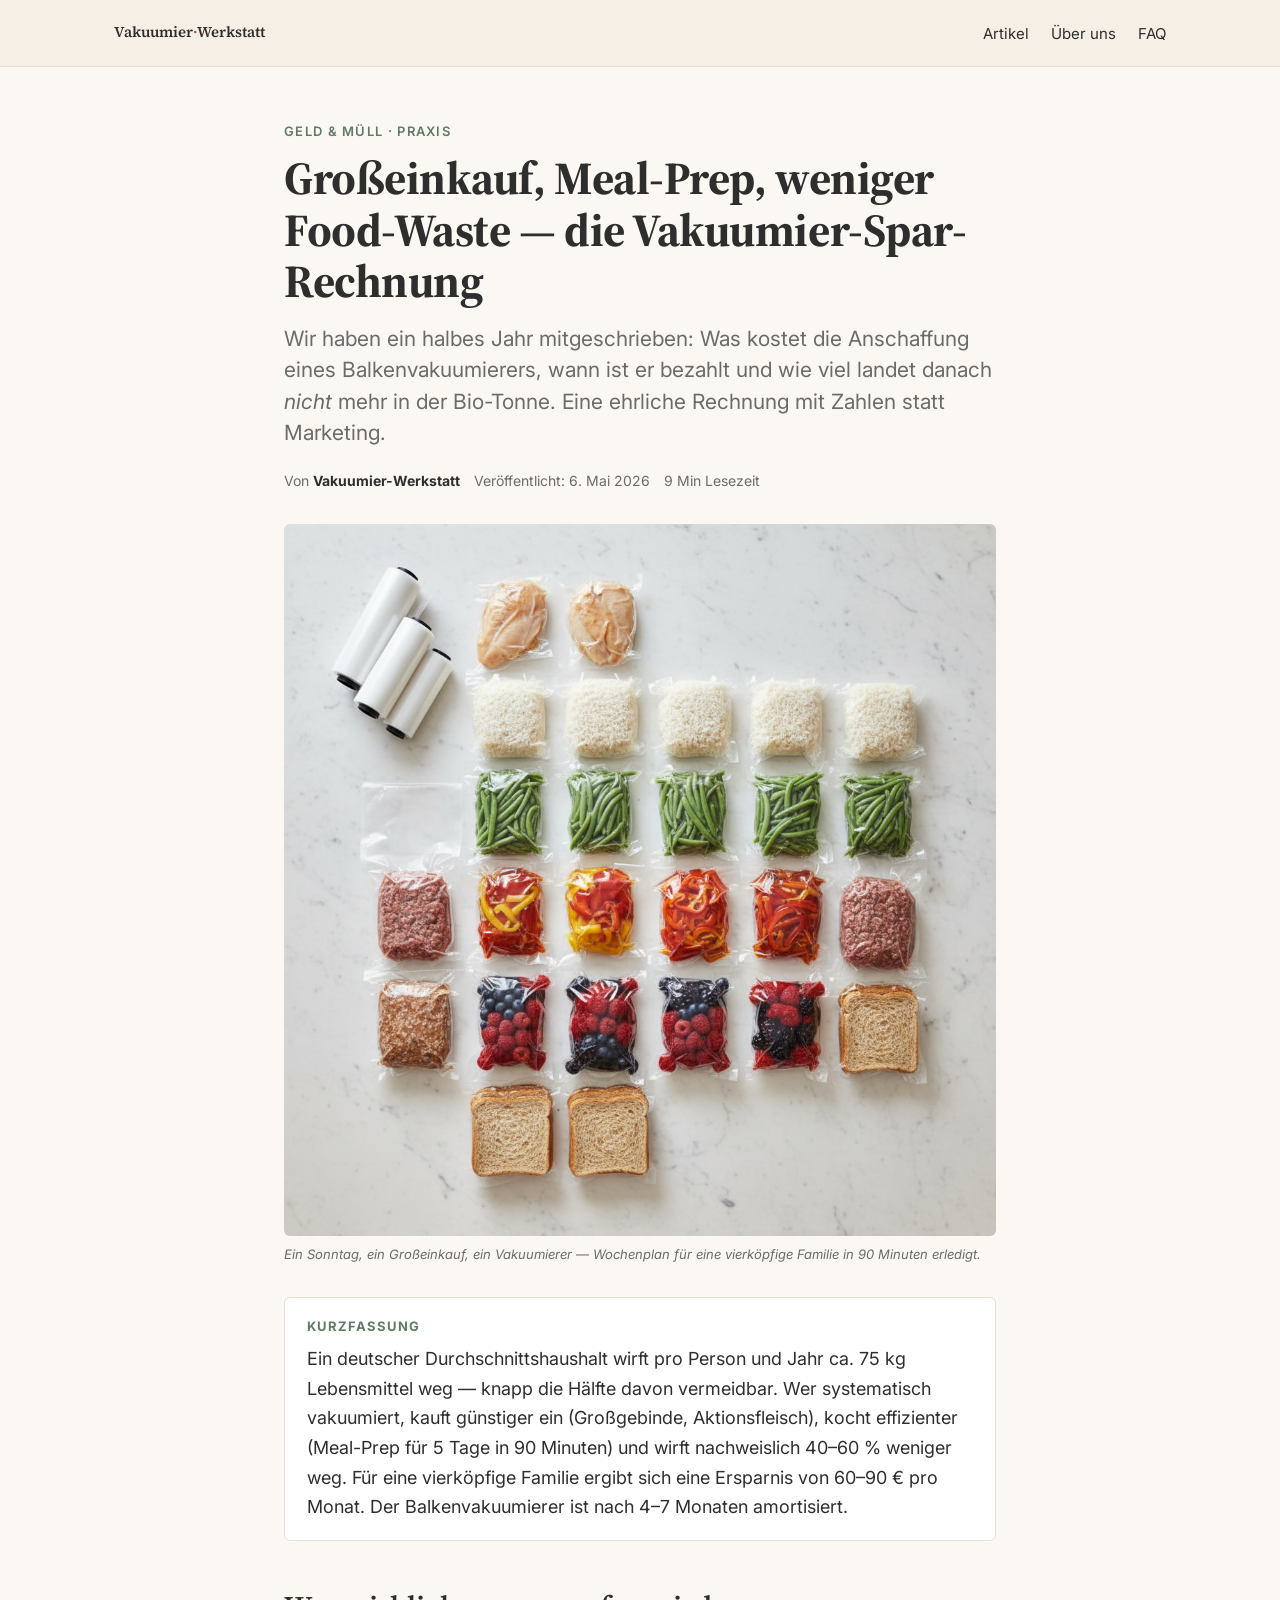
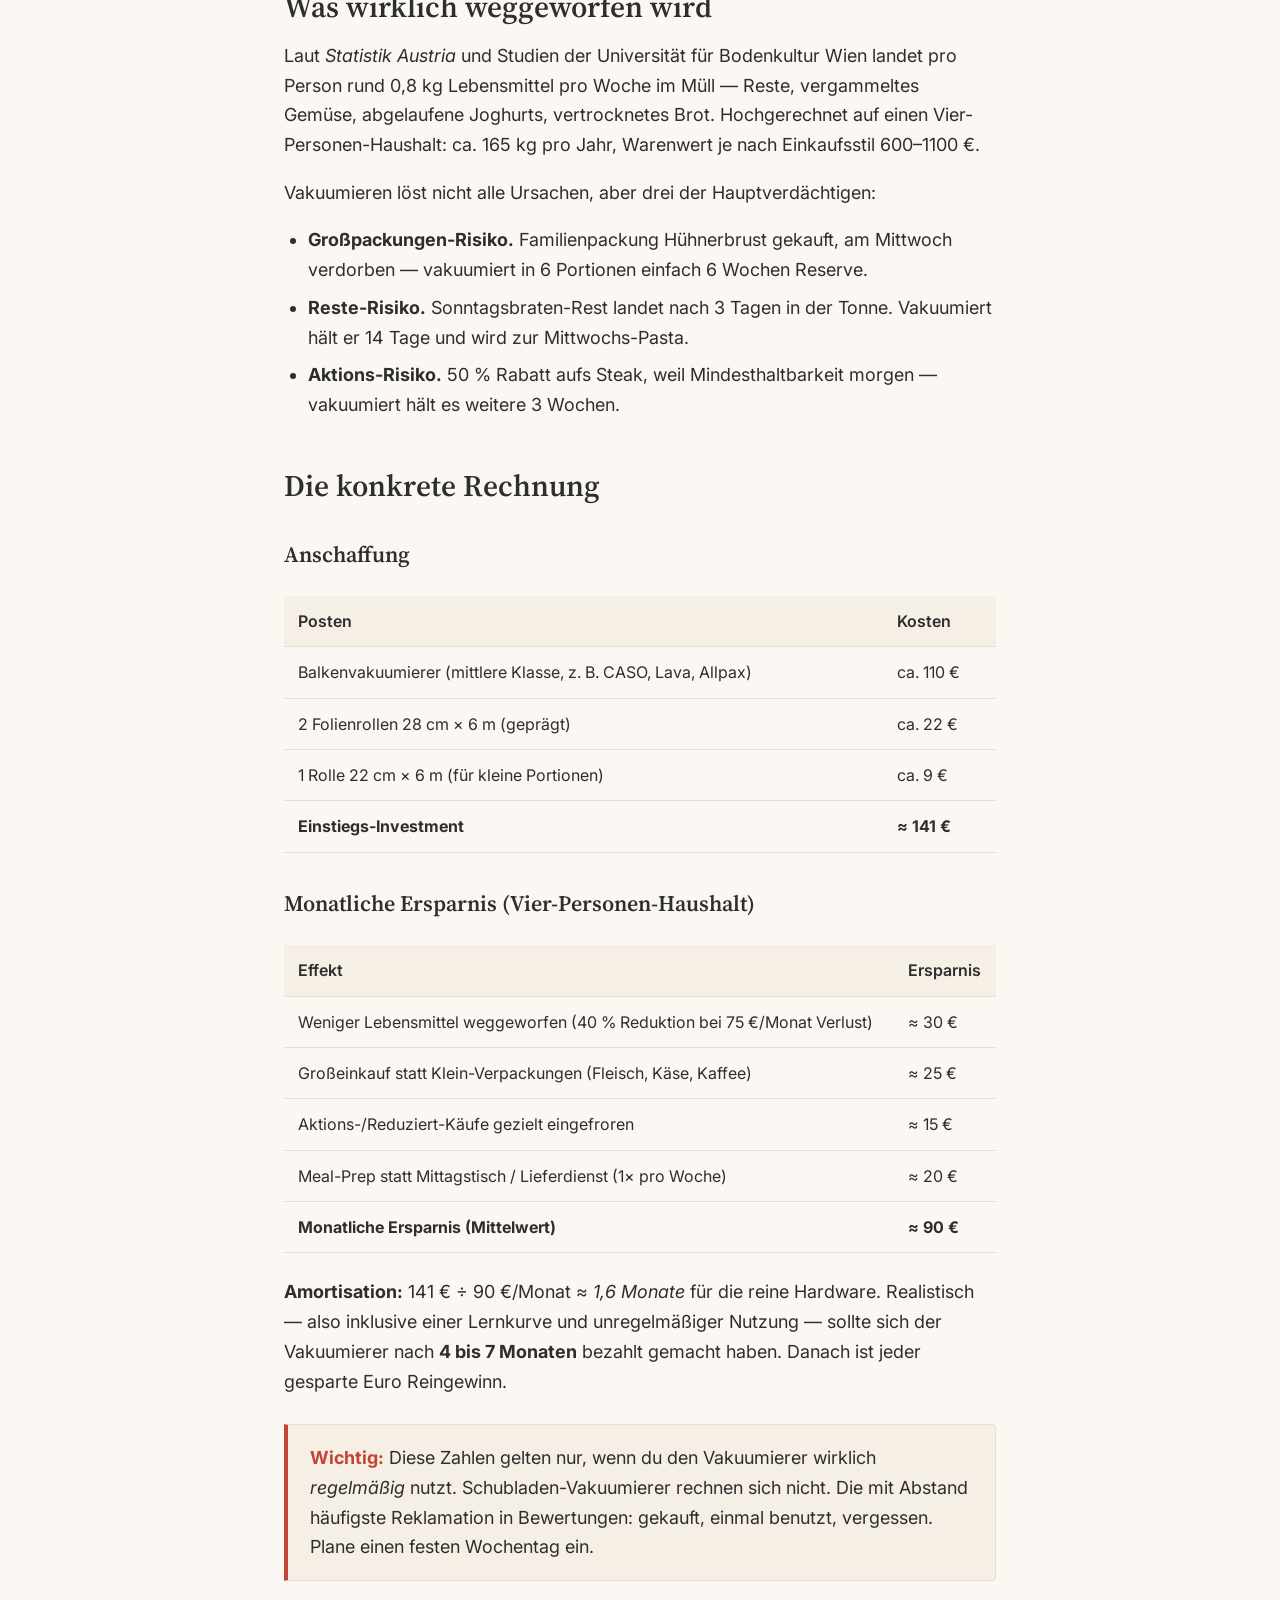
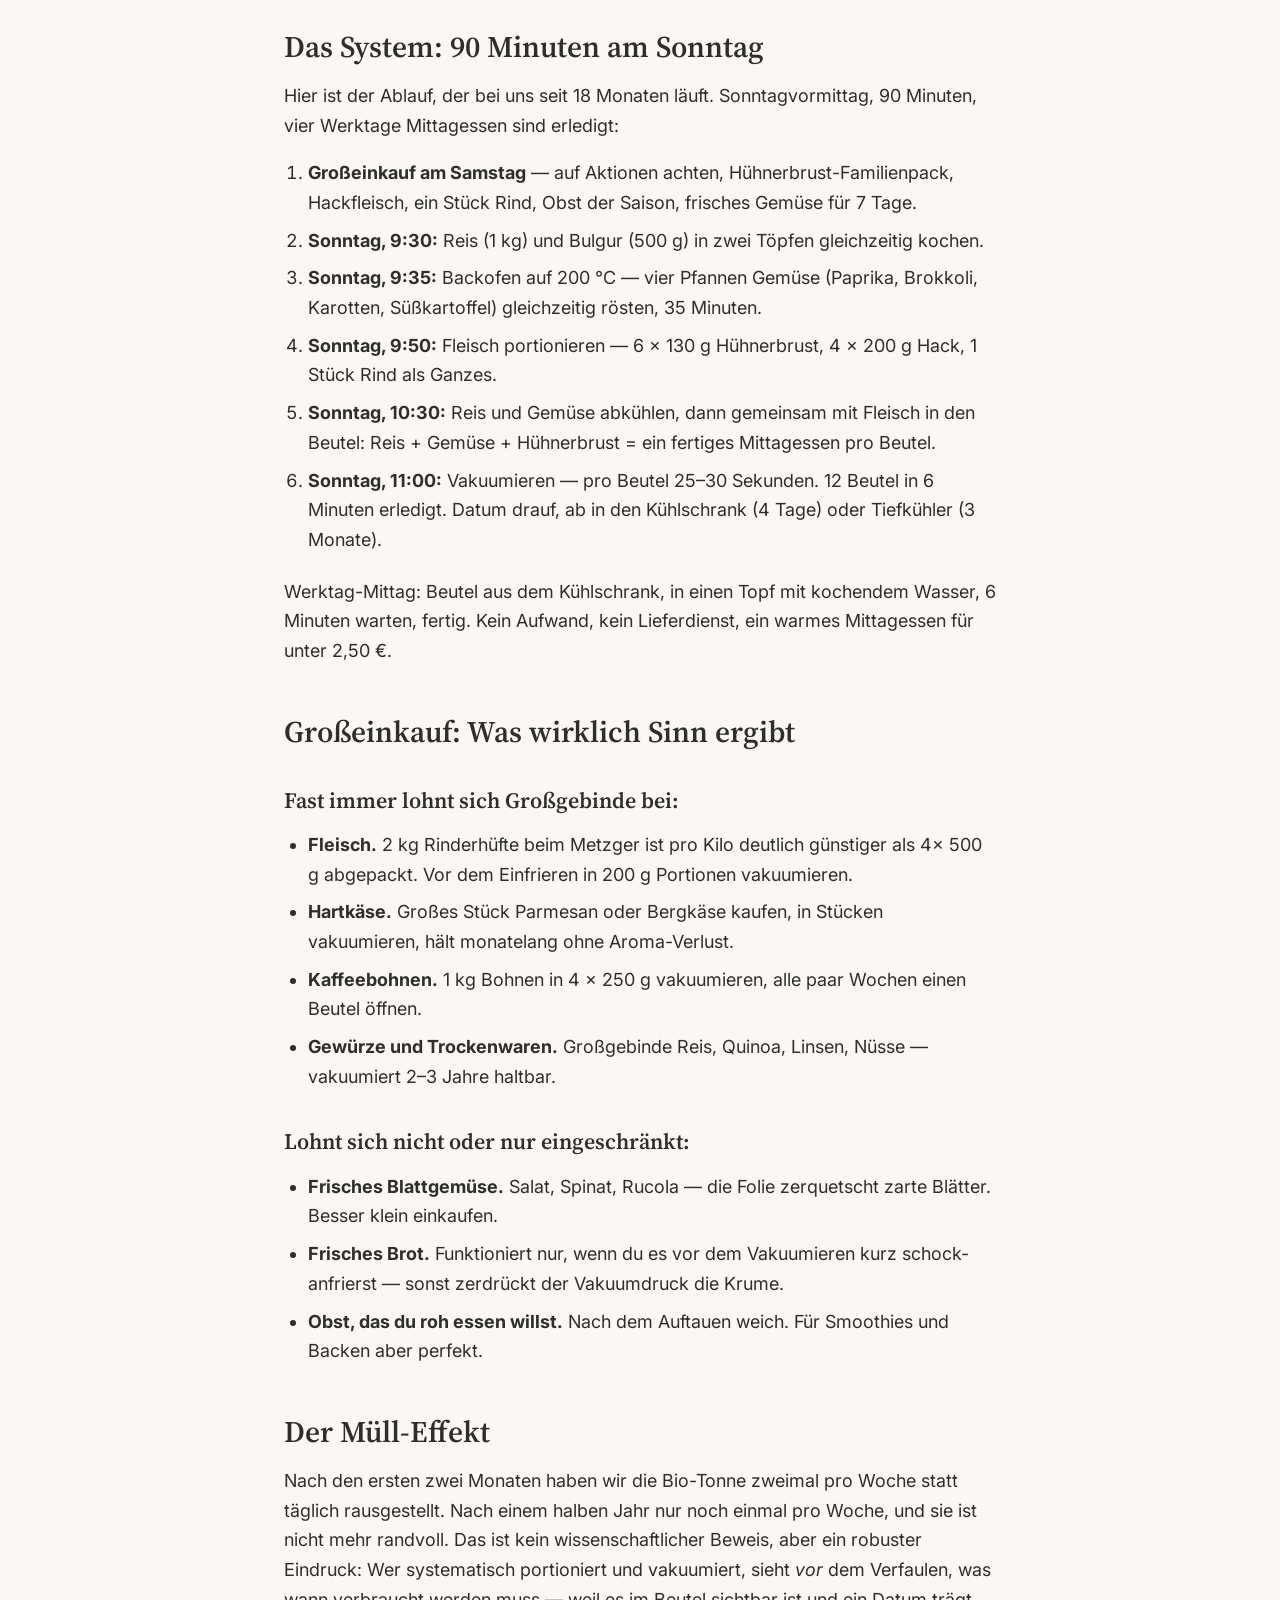
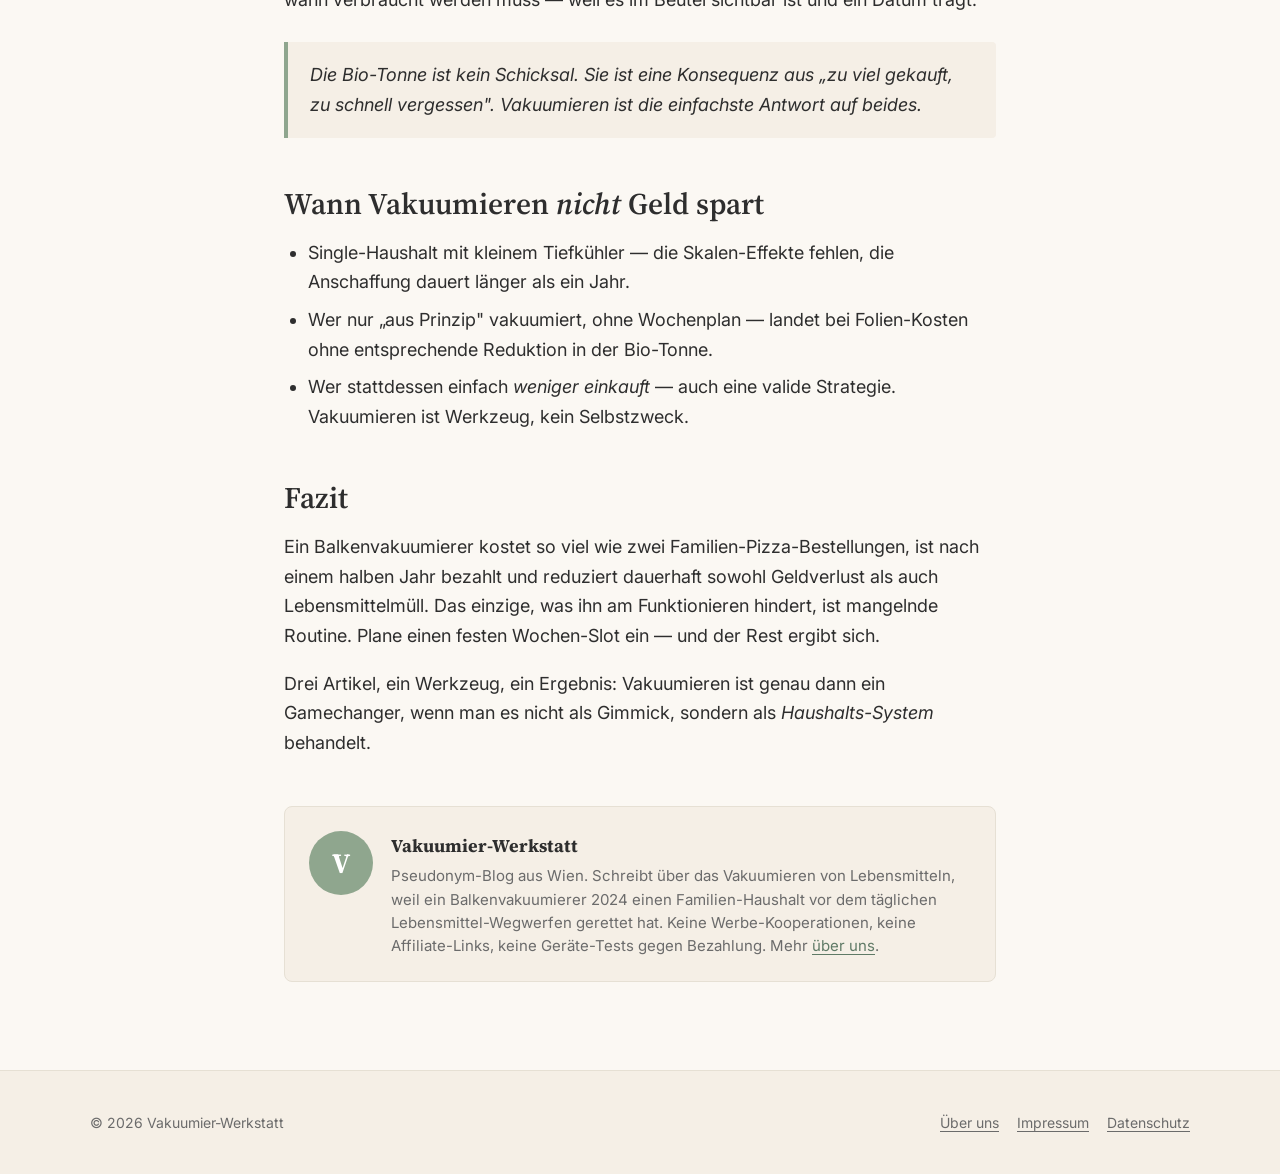
<file: artikel/sparen-meal-prep.html>
<!doctype html>
<html lang="de">
<head>
<meta charset="utf-8">
<meta name="viewport" content="width=device-width,initial-scale=1">
<title>Großeinkauf, Meal-Prep, weniger Food-Waste — die Vakuumier-Spar-Rechnung | Vakuumier-Werkstatt</title>
<meta name="description" content="Wie eine vierköpfige Familie 60–90 € pro Monat spart und gleichzeitig die Bio-Tonne halbiert: Konkrete Spar-Rechnung, Meal-Prep-System, Großeinkaufs-Strategie mit Folien-Vakuumierer und Balkenvakuumierer.">
<link rel="canonical" href="https://nichtagentur.github.io/vakuumier-werkstatt/artikel/sparen-meal-prep.html">
<meta name="robots" content="index,follow,max-image-preview:large">
<meta name="author" content="Vakuumier-Werkstatt">
<meta name="theme-color" content="#F5EFE6">

<meta property="og:type" content="article">
<meta property="og:locale" content="de_DE">
<meta property="og:title" content="Großeinkauf, Meal-Prep, weniger Food-Waste — die Spar-Rechnung">
<meta property="og:description" content="Wie eine vierköpfige Familie 60–90 € pro Monat spart und die Bio-Tonne halbiert.">
<meta property="og:image" content="https://nichtagentur.github.io/vakuumier-werkstatt/img/03-sparen.png">
<meta property="og:url" content="https://nichtagentur.github.io/vakuumier-werkstatt/artikel/sparen-meal-prep.html">
<meta property="article:published_time" content="2026-05-06">

<meta name="twitter:card" content="summary_large_image">
<meta name="twitter:image" content="https://nichtagentur.github.io/vakuumier-werkstatt/img/03-sparen.png">

<link rel="preconnect" href="https://fonts.googleapis.com">
<link rel="preconnect" href="https://fonts.gstatic.com" crossorigin>
<link rel="stylesheet" href="https://fonts.googleapis.com/css2?family=Inter:wght@400;500;600;700&family=Source+Serif+4:wght@400;600;700&display=swap">
<link rel="stylesheet" href="../assets/style.css">

<script type="application/ld+json">
{
  "@context":"https://schema.org",
  "@type":"Article",
  "headline":"Großeinkauf, Meal-Prep, weniger Food-Waste — die Vakuumier-Spar-Rechnung",
  "description":"60–90 € pro Monat sparen mit systematischem Vakuumieren. Konkrete Rechnung, Meal-Prep-System, Großeinkaufs-Strategie.",
  "image":"https://nichtagentur.github.io/vakuumier-werkstatt/img/03-sparen.png",
  "datePublished":"2026-05-06",
  "dateModified":"2026-05-06",
  "author":{"@type":"Person","name":"Vakuumier-Werkstatt","url":"https://nichtagentur.github.io/vakuumier-werkstatt/ueber-uns.html"},
  "publisher":{"@type":"Organization","name":"Vakuumier-Werkstatt","url":"https://nichtagentur.github.io/vakuumier-werkstatt/"},
  "mainEntityOfPage":"https://nichtagentur.github.io/vakuumier-werkstatt/artikel/sparen-meal-prep.html",
  "inLanguage":"de-DE"
}
</script>
</head>
<body>
<a href="#main" class="skip-link">Zum Inhalt springen</a>

<header class="site-header">
  <div class="nav">
    <a href="../" class="brand">Vakuumier<span>·</span>Werkstatt</a>
    <nav aria-label="Hauptnavigation">
      <ul>
        <li><a href="../#artikel">Artikel</a></li>
        <li><a href="../ueber-uns.html">Über uns</a></li>
        <li><a href="../#faq">FAQ</a></li>
      </ul>
    </nav>
  </div>
</header>

<article class="post" id="main">

  <header class="post-header">
    <span class="kicker">Geld &amp; Müll · Praxis</span>
    <h1>Großeinkauf, Meal-Prep, weniger Food-Waste — die Vakuumier-Spar-Rechnung</h1>
    <p class="lede">Wir haben ein halbes Jahr mitgeschrieben: Was kostet die Anschaffung eines Balkenvakuumierers, wann ist er bezahlt und wie viel landet danach <em>nicht</em> mehr in der Bio-Tonne. Eine ehrliche Rechnung mit Zahlen statt Marketing.</p>
    <div class="byline">
      <span>Von <strong>Vakuumier-Werkstatt</strong></span>
      <span>Veröffentlicht: 6. Mai 2026</span>
      <span>9 Min Lesezeit</span>
    </div>
  </header>

  <figure>
    <img src="../img/03-sparen.png" alt="Marmor-Arbeitsplatte mit Raster aus vakuumierten Portions-Beuteln: Hühnerbrust, Reis, Bohnen, Paprika, Hackfleisch, Beeren, Brot" width="1200" height="800" fetchpriority="high">
    <figcaption>Ein Sonntag, ein Großeinkauf, ein Vakuumierer — Wochenplan für eine vierköpfige Familie in 90 Minuten erledigt.</figcaption>
  </figure>

  <div class="tldr">
    <strong>Kurzfassung</strong>
    Ein deutscher Durchschnittshaushalt wirft pro Person und Jahr ca. 75 kg Lebensmittel weg — knapp die Hälfte davon vermeidbar. Wer systematisch vakuumiert, kauft günstiger ein (Großgebinde, Aktionsfleisch), kocht effizienter (Meal-Prep für 5 Tage in 90 Minuten) und wirft nachweislich 40–60 % weniger weg. Für eine vierköpfige Familie ergibt sich eine Ersparnis von 60–90 € pro Monat. Der Balkenvakuumierer ist nach 4–7 Monaten amortisiert.
  </div>

  <h2>Was wirklich weggeworfen wird</h2>
  <p>Laut <em>Statistik Austria</em> und Studien der Universität für Bodenkultur Wien landet pro Person rund 0,8 kg Lebensmittel pro Woche im Müll — Reste, vergammeltes Gemüse, abgelaufene Joghurts, vertrocknetes Brot. Hochgerechnet auf einen Vier-Personen-Haushalt: ca. 165 kg pro Jahr, Warenwert je nach Einkaufsstil 600–1100 €.</p>

  <p>Vakuumieren löst nicht alle Ursachen, aber drei der Hauptverdächtigen:</p>
  <ul>
    <li><strong>Großpackungen-Risiko.</strong> Familienpackung Hühnerbrust gekauft, am Mittwoch verdorben — vakuumiert in 6 Portionen einfach 6 Wochen Reserve.</li>
    <li><strong>Reste-Risiko.</strong> Sonntagsbraten-Rest landet nach 3 Tagen in der Tonne. Vakuumiert hält er 14 Tage und wird zur Mittwochs-Pasta.</li>
    <li><strong>Aktions-Risiko.</strong> 50 % Rabatt aufs Steak, weil Mindesthaltbarkeit morgen — vakuumiert hält es weitere 3 Wochen.</li>
  </ul>

  <h2>Die konkrete Rechnung</h2>
  <h3>Anschaffung</h3>
  <table>
    <thead><tr><th>Posten</th><th>Kosten</th></tr></thead>
    <tbody>
      <tr><td>Balkenvakuumierer (mittlere Klasse, z. B. CASO, Lava, Allpax)</td><td>ca. 110 €</td></tr>
      <tr><td>2 Folienrollen 28 cm × 6 m (geprägt)</td><td>ca. 22 €</td></tr>
      <tr><td>1 Rolle 22 cm × 6 m (für kleine Portionen)</td><td>ca. 9 €</td></tr>
      <tr><td><strong>Einstiegs-Investment</strong></td><td><strong>≈ 141 €</strong></td></tr>
    </tbody>
  </table>

  <h3>Monatliche Ersparnis (Vier-Personen-Haushalt)</h3>
  <table>
    <thead><tr><th>Effekt</th><th>Ersparnis</th></tr></thead>
    <tbody>
      <tr><td>Weniger Lebensmittel weggeworfen (40 % Reduktion bei 75 €/Monat Verlust)</td><td>≈ 30 €</td></tr>
      <tr><td>Großeinkauf statt Klein-Verpackungen (Fleisch, Käse, Kaffee)</td><td>≈ 25 €</td></tr>
      <tr><td>Aktions-/Reduziert-Käufe gezielt eingefroren</td><td>≈ 15 €</td></tr>
      <tr><td>Meal-Prep statt Mittagstisch / Lieferdienst (1× pro Woche)</td><td>≈ 20 €</td></tr>
      <tr><td><strong>Monatliche Ersparnis (Mittelwert)</strong></td><td><strong>≈ 90 €</strong></td></tr>
    </tbody>
  </table>

  <p><strong>Amortisation:</strong> 141 € ÷ 90 €/Monat ≈ <em>1,6 Monate</em> für die reine Hardware. Realistisch — also inklusive einer Lernkurve und unregelmäßiger Nutzung — sollte sich der Vakuumierer nach <strong>4 bis 7 Monaten</strong> bezahlt gemacht haben. Danach ist jeder gesparte Euro Reingewinn.</p>

  <div class="callout">
    <strong>Wichtig:</strong> Diese Zahlen gelten nur, wenn du den Vakuumierer wirklich <em>regelmäßig</em> nutzt. Schubladen-Vakuumierer rechnen sich nicht. Die mit Abstand häufigste Reklamation in Bewertungen: gekauft, einmal benutzt, vergessen. Plane einen festen Wochentag ein.
  </div>

  <h2>Das System: 90 Minuten am Sonntag</h2>
  <p>Hier ist der Ablauf, der bei uns seit 18 Monaten läuft. Sonntagvormittag, 90 Minuten, vier Werktage Mittagessen sind erledigt:</p>

  <ol>
    <li><strong>Großeinkauf am Samstag</strong> — auf Aktionen achten, Hühnerbrust-Familienpack, Hackfleisch, ein Stück Rind, Obst der Saison, frisches Gemüse für 7 Tage.</li>
    <li><strong>Sonntag, 9:30:</strong> Reis (1 kg) und Bulgur (500 g) in zwei Töpfen gleichzeitig kochen.</li>
    <li><strong>Sonntag, 9:35:</strong> Backofen auf 200 °C — vier Pfannen Gemüse (Paprika, Brokkoli, Karotten, Süßkartoffel) gleichzeitig rösten, 35 Minuten.</li>
    <li><strong>Sonntag, 9:50:</strong> Fleisch portionieren — 6 × 130 g Hühnerbrust, 4 × 200 g Hack, 1 Stück Rind als Ganzes.</li>
    <li><strong>Sonntag, 10:30:</strong> Reis und Gemüse abkühlen, dann gemeinsam mit Fleisch in den Beutel: Reis + Gemüse + Hühnerbrust = ein fertiges Mittagessen pro Beutel.</li>
    <li><strong>Sonntag, 11:00:</strong> Vakuumieren — pro Beutel 25–30 Sekunden. 12 Beutel in 6 Minuten erledigt. Datum drauf, ab in den Kühlschrank (4 Tage) oder Tiefkühler (3 Monate).</li>
  </ol>

  <p>Werktag-Mittag: Beutel aus dem Kühlschrank, in einen Topf mit kochendem Wasser, 6 Minuten warten, fertig. Kein Aufwand, kein Lieferdienst, ein warmes Mittagessen für unter 2,50 €.</p>

  <h2>Großeinkauf: Was wirklich Sinn ergibt</h2>
  <h3>Fast immer lohnt sich Großgebinde bei:</h3>
  <ul>
    <li><strong>Fleisch.</strong> 2 kg Rinderhüfte beim Metzger ist pro Kilo deutlich günstiger als 4× 500 g abgepackt. Vor dem Einfrieren in 200 g Portionen vakuumieren.</li>
    <li><strong>Hartkäse.</strong> Großes Stück Parmesan oder Bergkäse kaufen, in Stücken vakuumieren, hält monatelang ohne Aroma-Verlust.</li>
    <li><strong>Kaffeebohnen.</strong> 1 kg Bohnen in 4 × 250 g vakuumieren, alle paar Wochen einen Beutel öffnen.</li>
    <li><strong>Gewürze und Trockenwaren.</strong> Großgebinde Reis, Quinoa, Linsen, Nüsse — vakuumiert 2–3 Jahre haltbar.</li>
  </ul>

  <h3>Lohnt sich nicht oder nur eingeschränkt:</h3>
  <ul>
    <li><strong>Frisches Blattgemüse.</strong> Salat, Spinat, Rucola — die Folie zerquetscht zarte Blätter. Besser klein einkaufen.</li>
    <li><strong>Frisches Brot.</strong> Funktioniert nur, wenn du es vor dem Vakuumieren kurz schock-anfrierst — sonst zerdrückt der Vakuumdruck die Krume.</li>
    <li><strong>Obst, das du roh essen willst.</strong> Nach dem Auftauen weich. Für Smoothies und Backen aber perfekt.</li>
  </ul>

  <h2>Der Müll-Effekt</h2>
  <p>Nach den ersten zwei Monaten haben wir die Bio-Tonne zweimal pro Woche statt täglich rausgestellt. Nach einem halben Jahr nur noch einmal pro Woche, und sie ist nicht mehr randvoll. Das ist kein wissenschaftlicher Beweis, aber ein robuster Eindruck: Wer systematisch portioniert und vakuumiert, sieht <em>vor</em> dem Verfaulen, was wann verbraucht werden muss — weil es im Beutel sichtbar ist und ein Datum trägt.</p>

  <blockquote>Die Bio-Tonne ist kein Schicksal. Sie ist eine Konsequenz aus „zu viel gekauft, zu schnell vergessen". Vakuumieren ist die einfachste Antwort auf beides.</blockquote>

  <h2>Wann Vakuumieren <em>nicht</em> Geld spart</h2>
  <ul>
    <li>Single-Haushalt mit kleinem Tiefkühler — die Skalen-Effekte fehlen, die Anschaffung dauert länger als ein Jahr.</li>
    <li>Wer nur „aus Prinzip" vakuumiert, ohne Wochenplan — landet bei Folien-Kosten ohne entsprechende Reduktion in der Bio-Tonne.</li>
    <li>Wer stattdessen einfach <em>weniger einkauft</em> — auch eine valide Strategie. Vakuumieren ist Werkzeug, kein Selbstzweck.</li>
  </ul>

  <h2>Fazit</h2>
  <p>Ein Balkenvakuumierer kostet so viel wie zwei Familien-Pizza-Bestellungen, ist nach einem halben Jahr bezahlt und reduziert dauerhaft sowohl Geldverlust als auch Lebensmittelmüll. Das einzige, was ihn am Funktionieren hindert, ist mangelnde Routine. Plane einen festen Wochen-Slot ein — und der Rest ergibt sich.</p>

  <p>Drei Artikel, ein Werkzeug, ein Ergebnis: Vakuumieren ist genau dann ein Gamechanger, wenn man es nicht als Gimmick, sondern als <em>Haushalts-System</em> behandelt.</p>

  <div class="author-box">
    <div class="author-avatar" aria-hidden="true">V</div>
    <div>
      <h4>Vakuumier-Werkstatt</h4>
      <p>Pseudonym-Blog aus Wien. Schreibt über das Vakuumieren von Lebensmitteln, weil ein Balkenvakuumierer 2024 einen Familien-Haushalt vor dem täglichen Lebensmittel-Wegwerfen gerettet hat. Keine Werbe-Kooperationen, keine Affiliate-Links, keine Geräte-Tests gegen Bezahlung. Mehr <a href="../ueber-uns.html">über uns</a>.</p>
    </div>
  </div>

</article>

<footer class="site-footer">
  <div class="inner">
    <div>© 2026 Vakuumier-Werkstatt</div>
    <ul>
      <li><a href="../ueber-uns.html">Über uns</a></li>
      <li><a href="../impressum.html">Impressum</a></li>
      <li><a href="../datenschutz.html">Datenschutz</a></li>
    </ul>
  </div>
</footer>

</body>
</html>
</file>
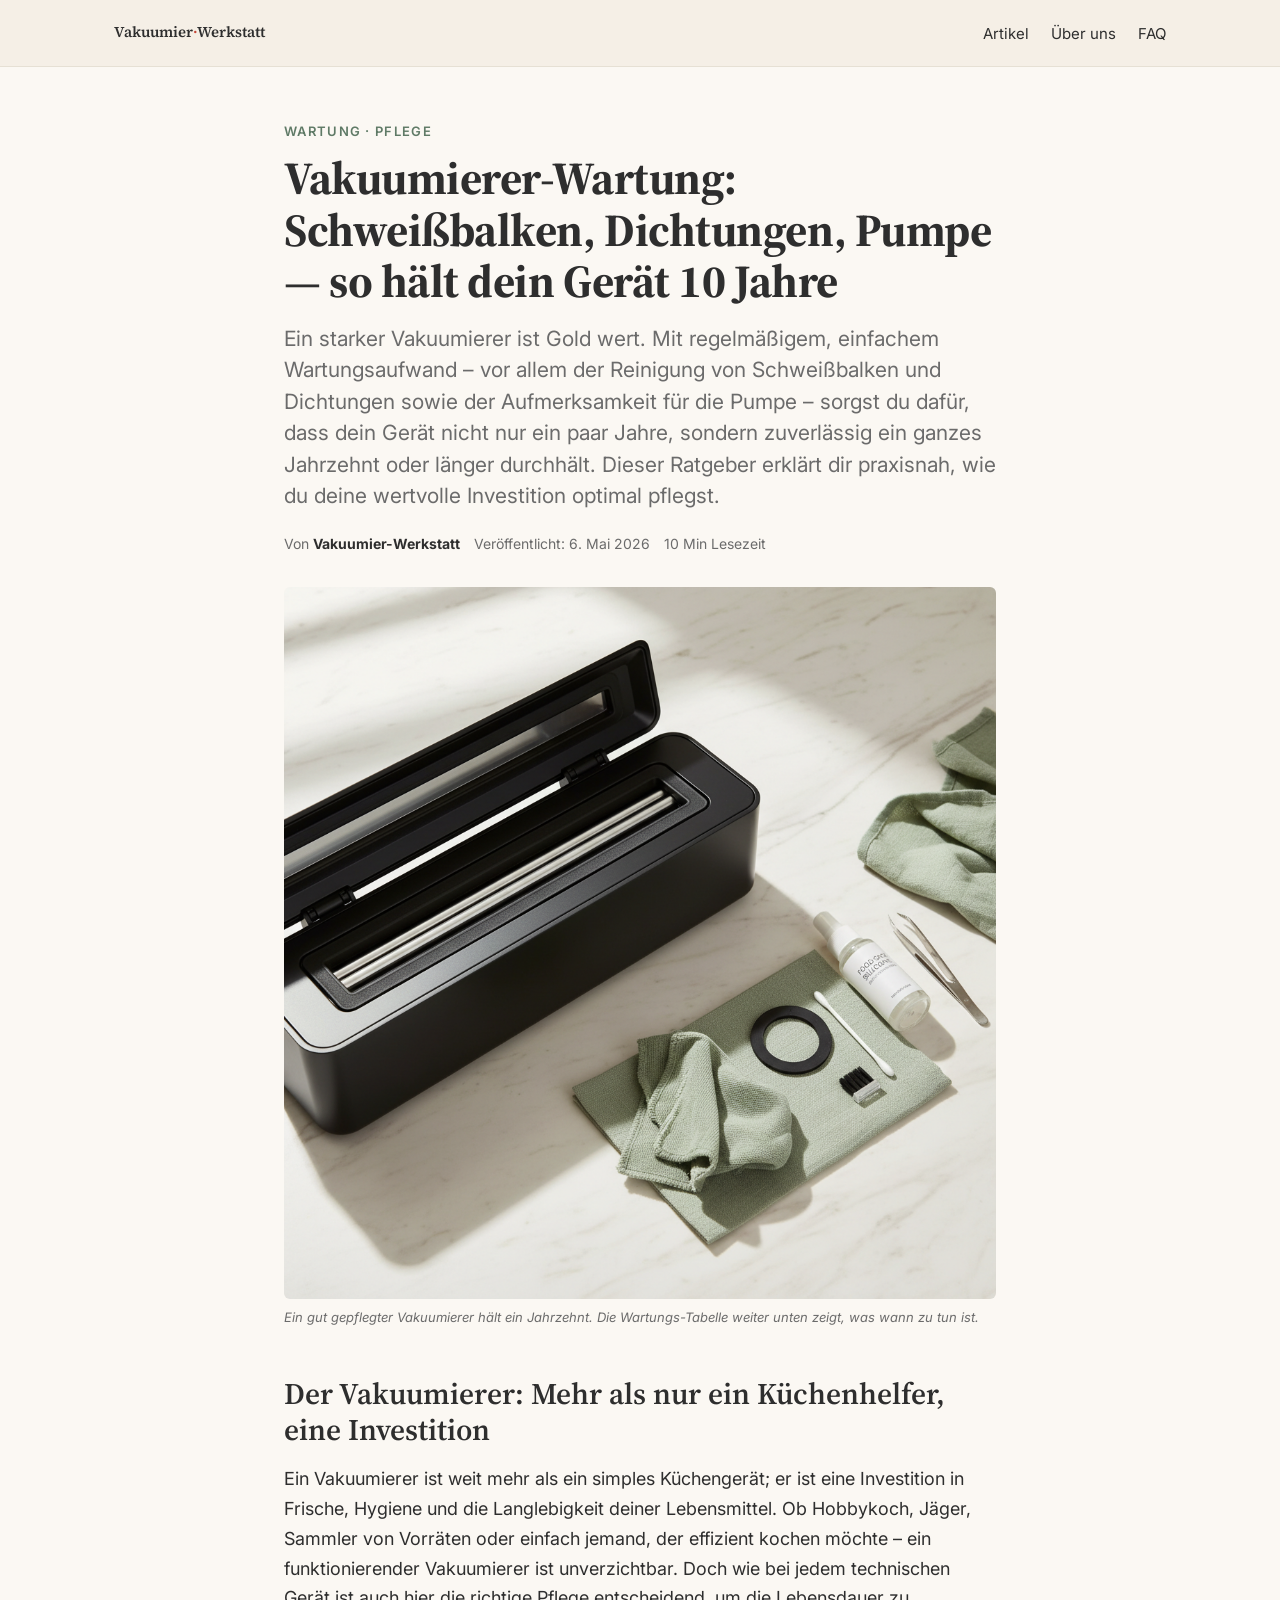
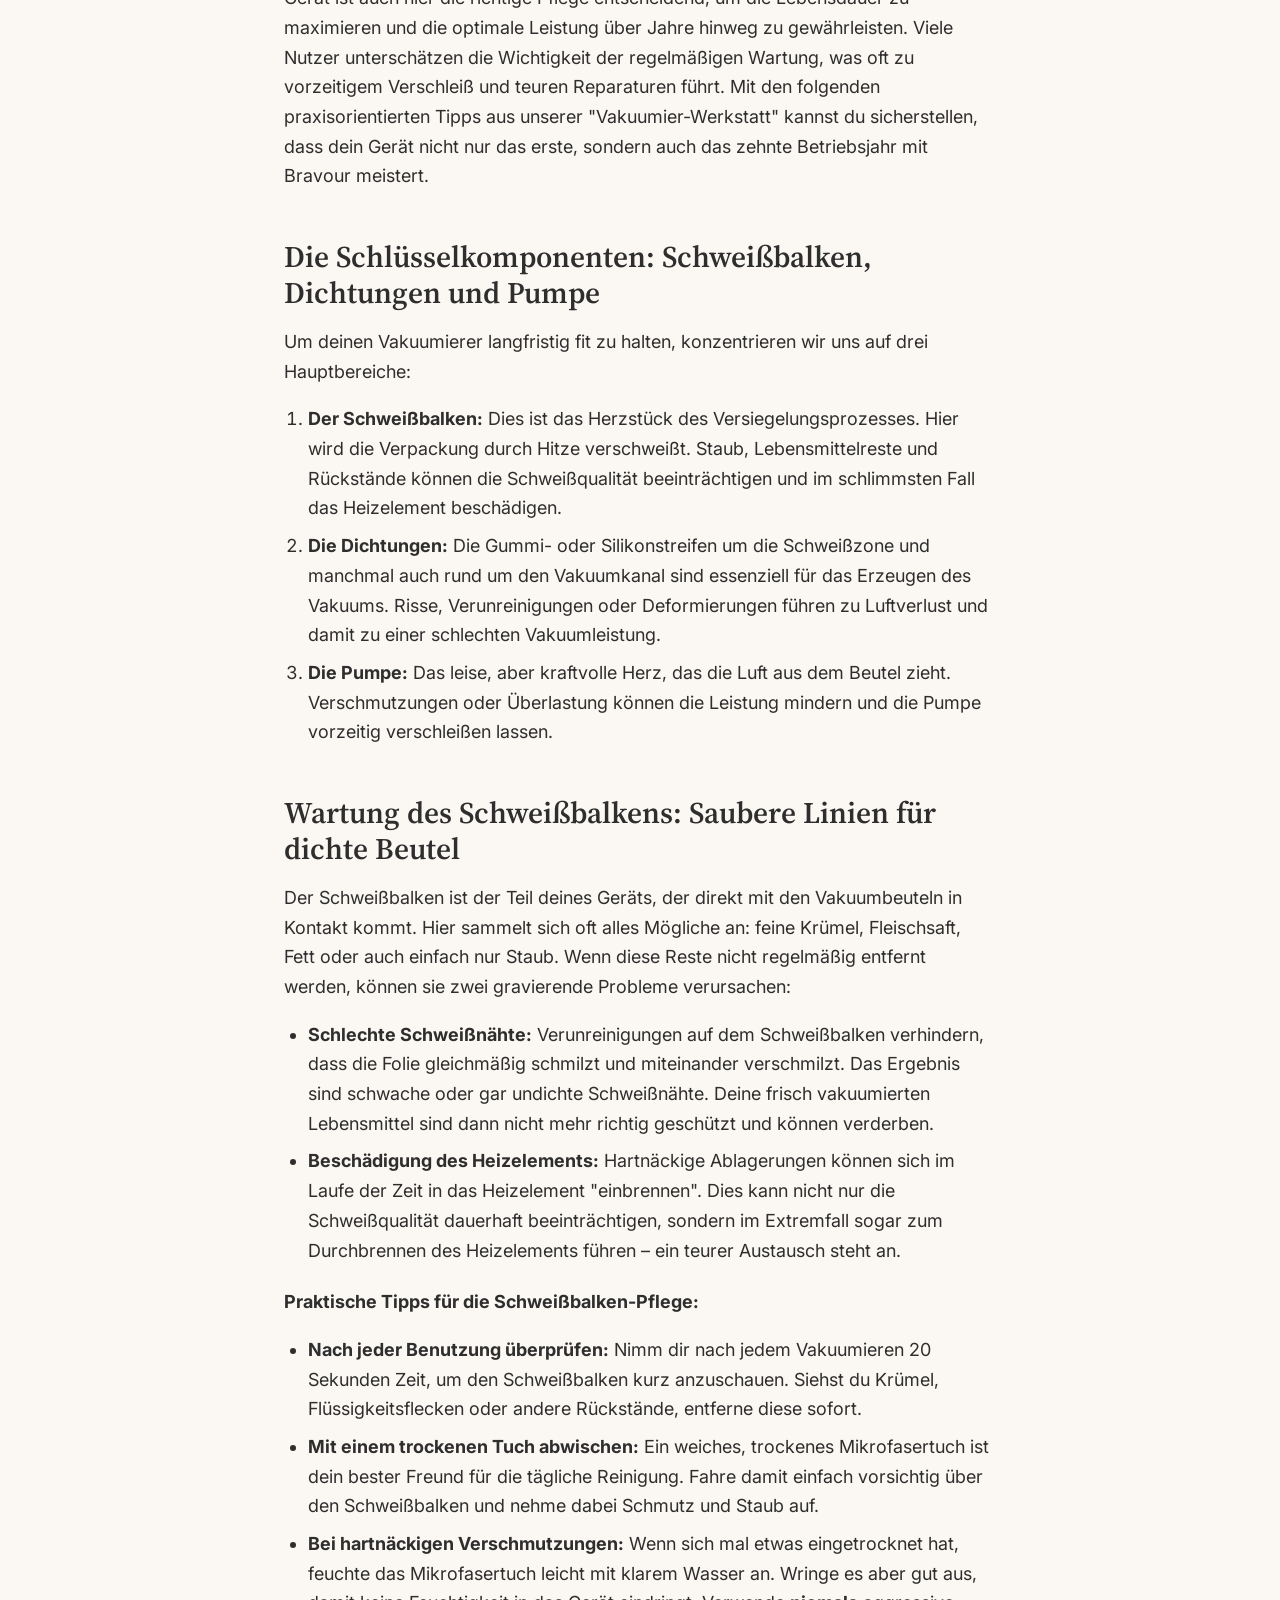
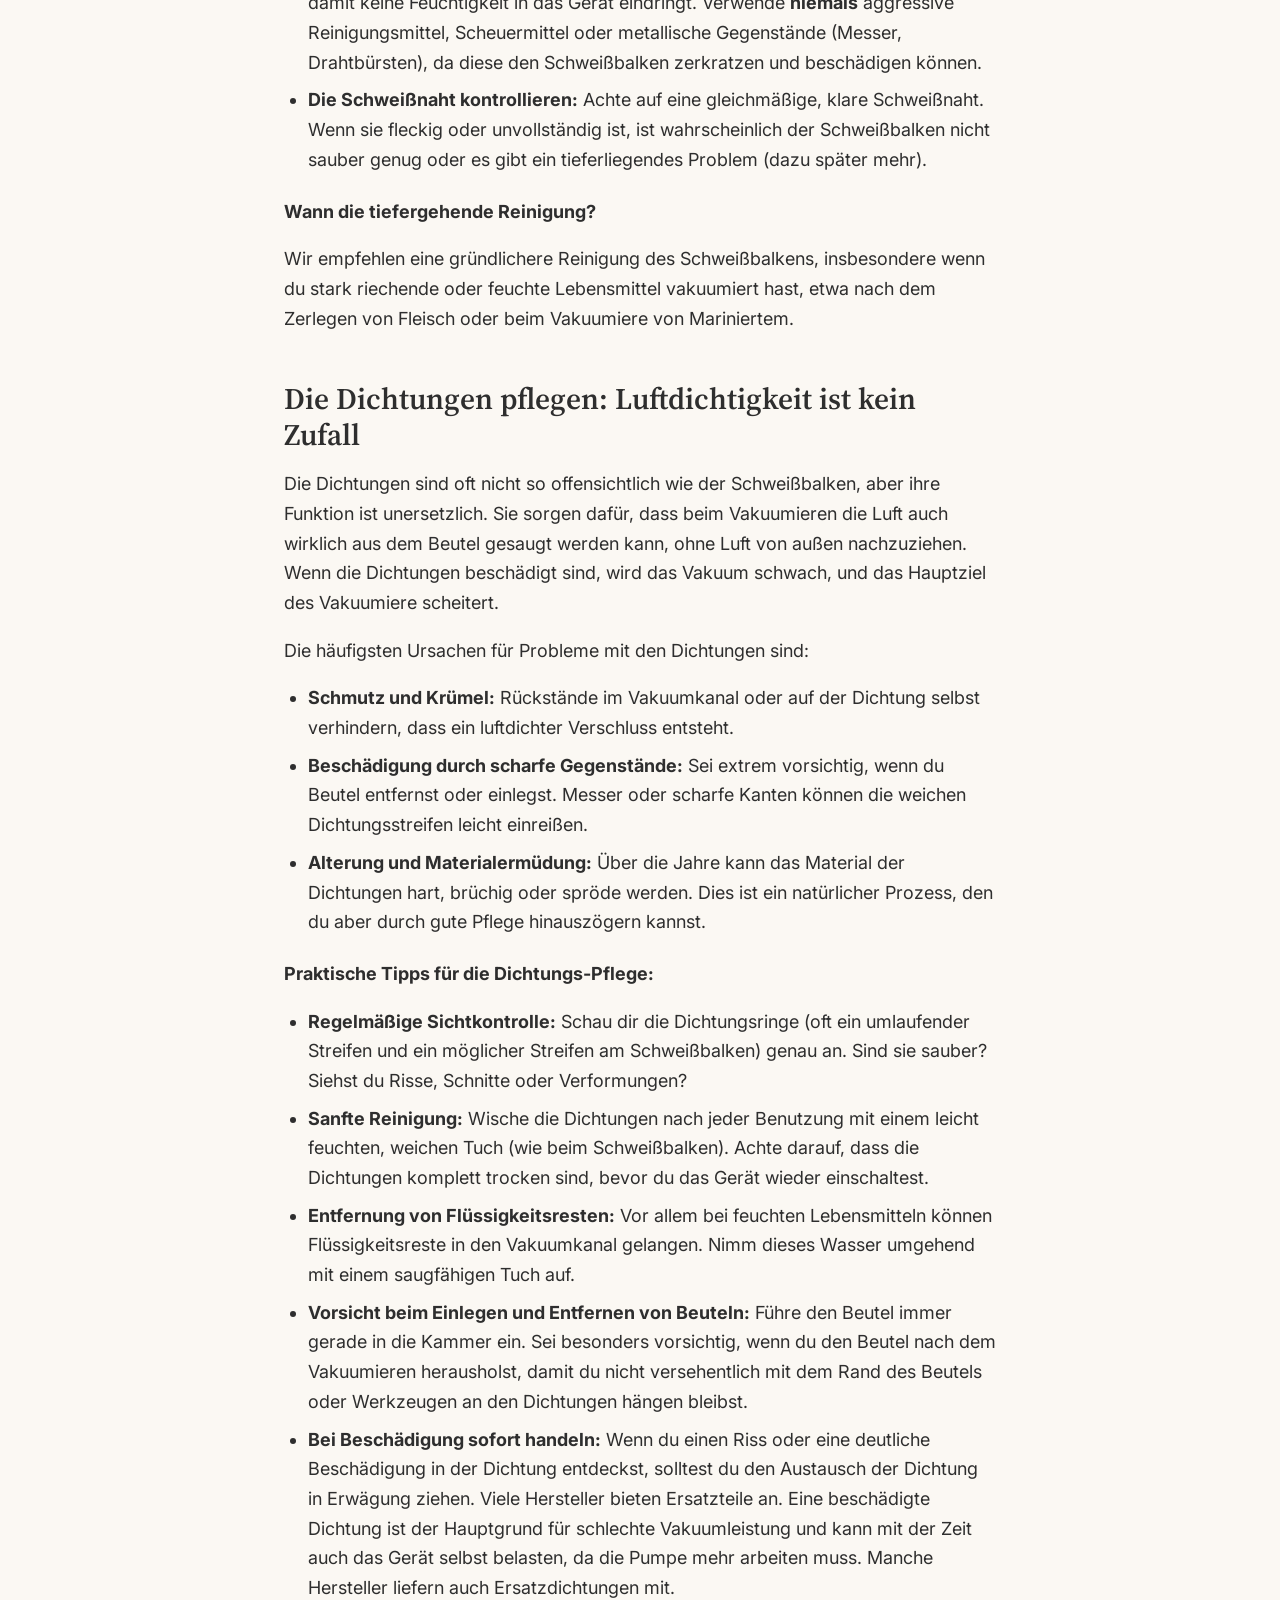
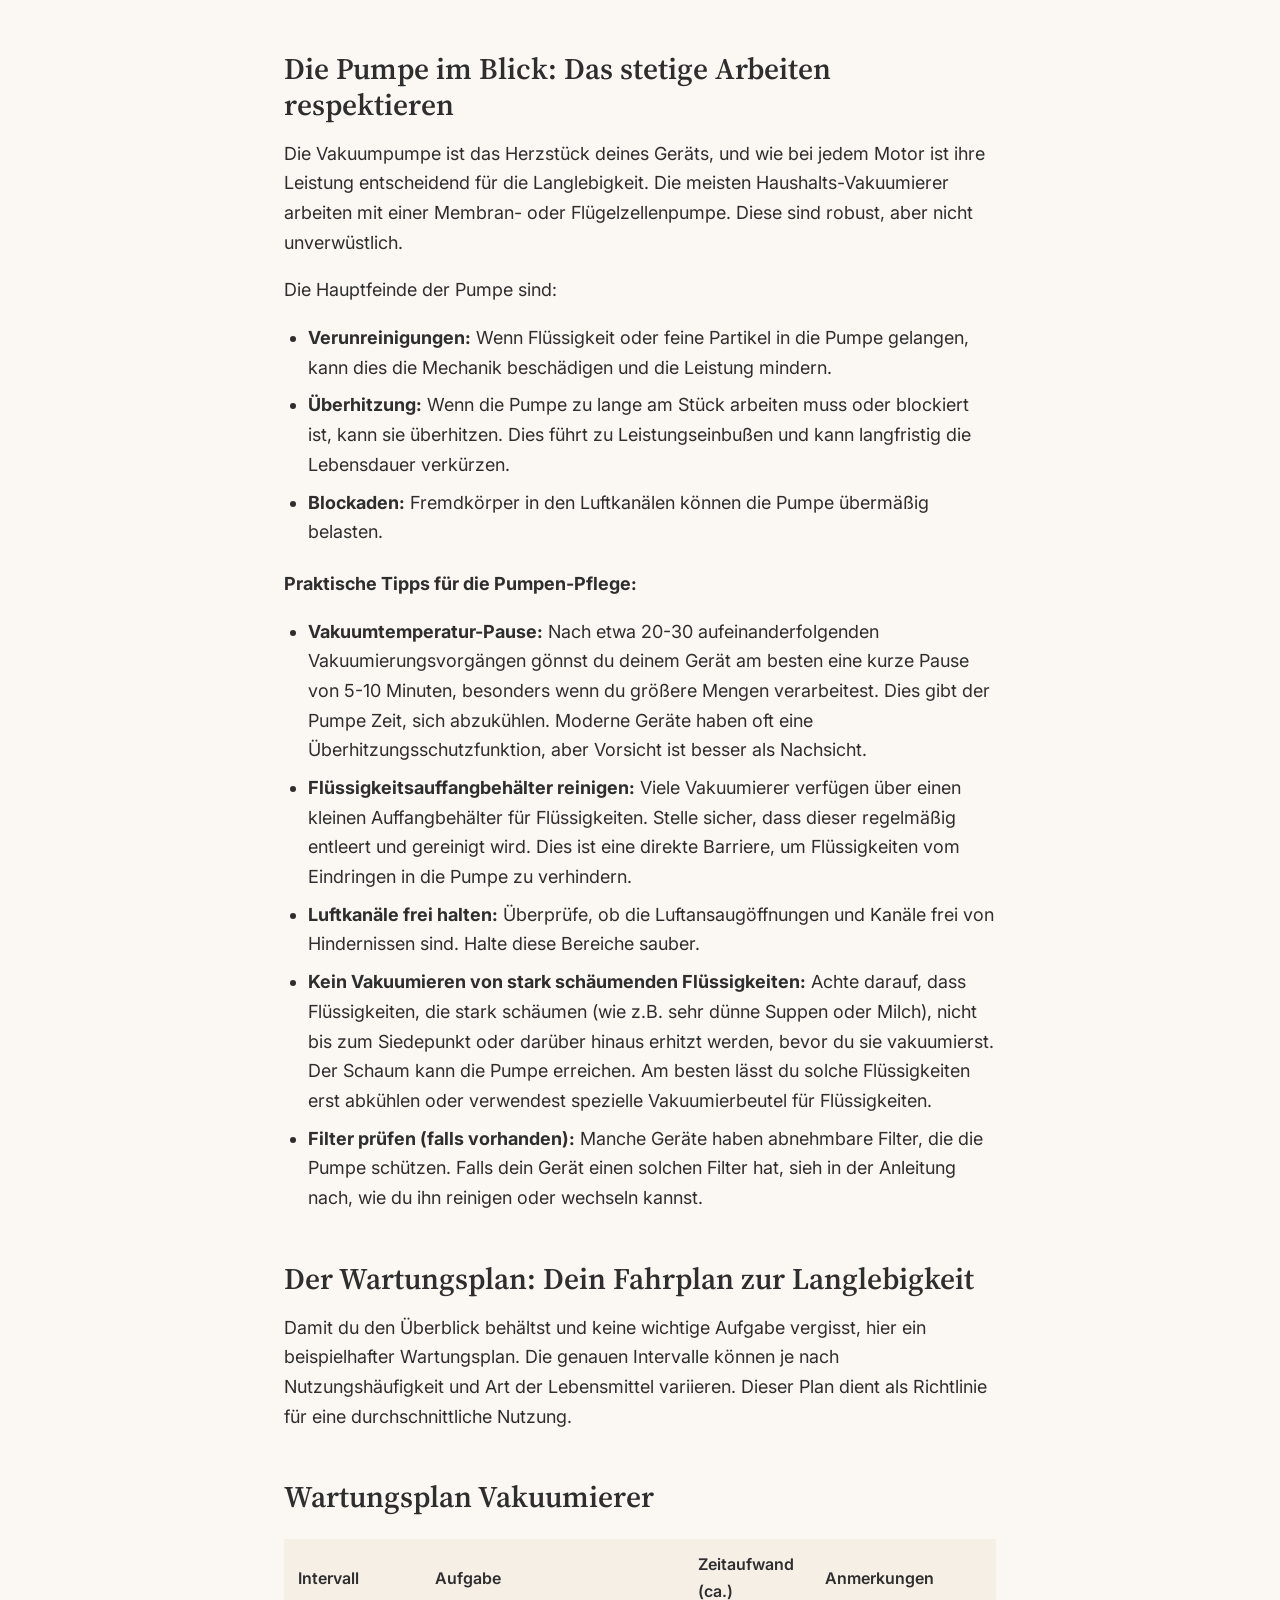
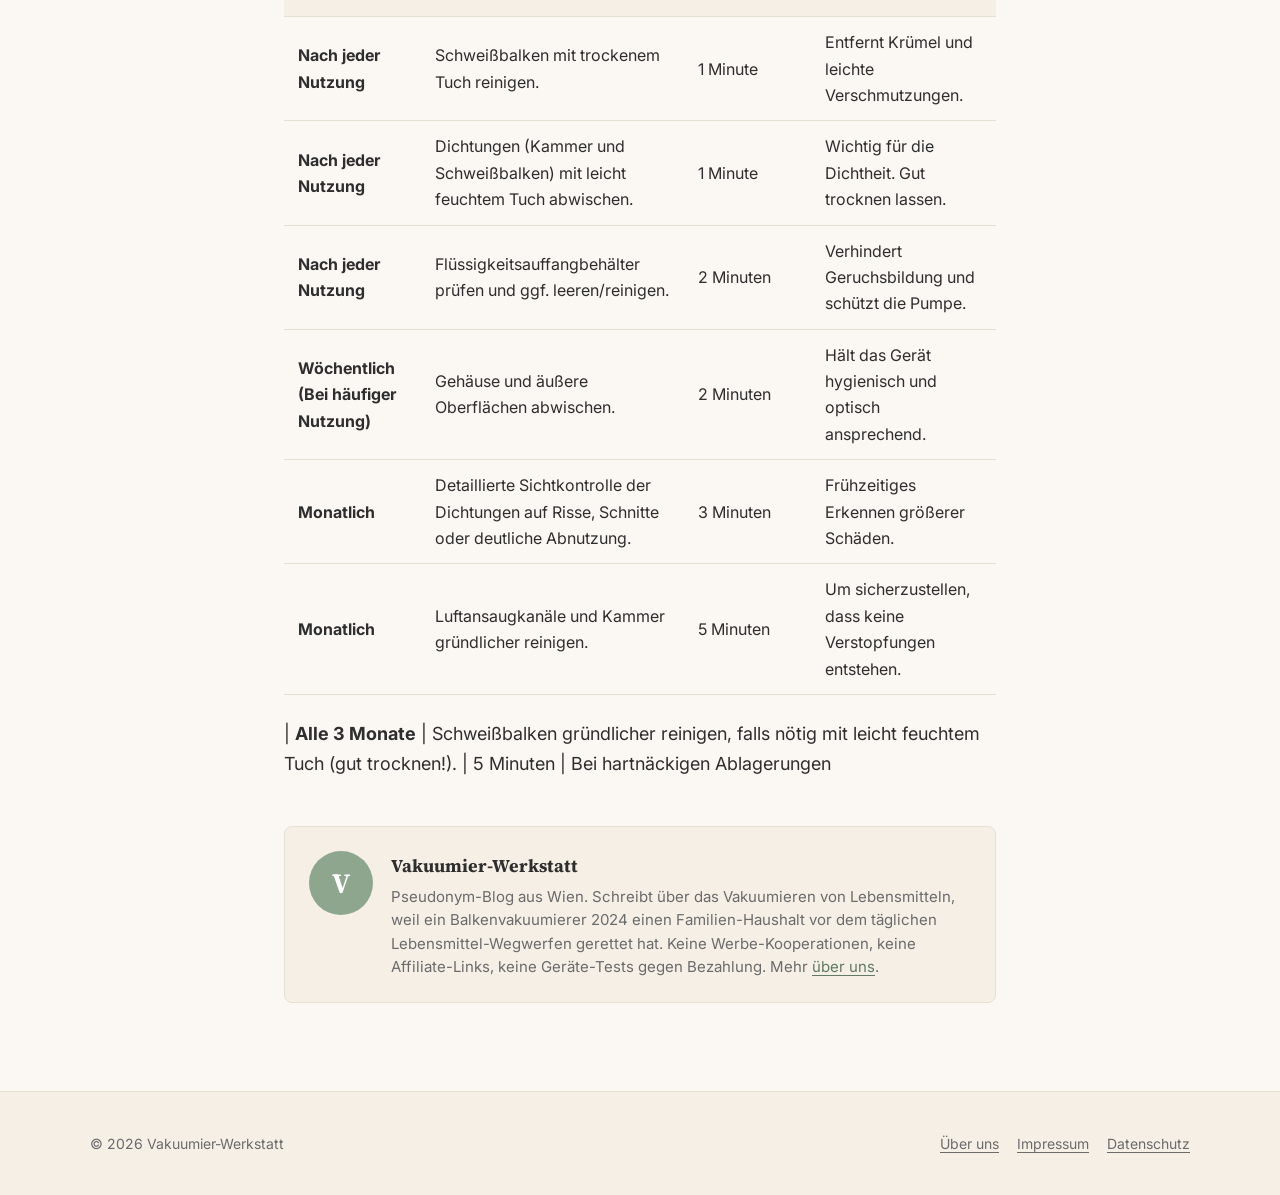
<file: artikel/wartung-reinigung.html>
<!doctype html>
<html lang="de">
<head>
<meta charset="utf-8">
<meta name="viewport" content="width=device-width,initial-scale=1">
<title>Vakuumierer-Wartung: Schweißbalken, Dichtungen, Pumpe — so hält dein Gerät 10 Jahre | Vakuumier-Werkstatt</title>
<meta name="description" content="Wartungsplan und Reinigungsroutinen für deinen Balkenvakuumierer: Schweißbalken sauber halten, Dichtungen schonen, Pumpe schützen. Mit Intervall-Tabelle und konkreten Tipps.">
<link rel="canonical" href="https://nichtagentur.github.io/vakuumier-werkstatt/artikel/wartung-reinigung.html">
<meta name="robots" content="index,follow,max-image-preview:large">
<meta name="author" content="Vakuumier-Werkstatt">
<meta name="theme-color" content="#F5EFE6">

<meta property="og:type" content="article">
<meta property="og:locale" content="de_DE">
<meta property="og:title" content="Vakuumierer-Wartung: Schweißbalken, Dichtungen, Pumpe — so hält dein Gerät 10 Jahre">
<meta property="og:description" content="Wartungsplan und Reinigungsroutinen für deinen Balkenvakuumierer: Schweißbalken sauber halten, Dichtungen schonen, Pumpe schützen. Mit Intervall-Tabelle und konkreten Tipps.">
<meta property="og:image" content="https://nichtagentur.github.io/vakuumier-werkstatt/img/wartung-reinigung.png">
<meta property="og:url" content="https://nichtagentur.github.io/vakuumier-werkstatt/artikel/wartung-reinigung.html">
<meta property="article:published_time" content="2026-05-06">

<meta name="twitter:card" content="summary_large_image">
<meta name="twitter:image" content="https://nichtagentur.github.io/vakuumier-werkstatt/img/wartung-reinigung.png">

<link rel="preconnect" href="https://fonts.googleapis.com">
<link rel="preconnect" href="https://fonts.gstatic.com" crossorigin>
<link rel="stylesheet" href="https://fonts.googleapis.com/css2?family=Inter:wght@400;500;600;700&amp;family=Source+Serif+4:wght@400;600;700&amp;display=swap">
<link rel="stylesheet" href="../assets/style.css">

<script type="application/ld+json">
{
  "@context": "https://schema.org",
  "@type": "Article",
  "headline": "Vakuumierer-Wartung: Schweißbalken, Dichtungen, Pumpe — so hält dein Gerät 10 Jahre",
  "description": "Wartungsplan und Reinigungsroutinen für deinen Balkenvakuumierer: Schweißbalken sauber halten, Dichtungen schonen, Pumpe schützen. Mit Intervall-Tabelle und konkreten Tipps.",
  "image": "https://nichtagentur.github.io/vakuumier-werkstatt/img/wartung-reinigung.png",
  "datePublished": "2026-05-06",
  "dateModified": "2026-05-06",
  "author": {
    "@type": "Person",
    "name": "Vakuumier-Werkstatt",
    "url": "https://nichtagentur.github.io/vakuumier-werkstatt/ueber-uns.html"
  },
  "publisher": {
    "@type": "Organization",
    "name": "Vakuumier-Werkstatt",
    "url": "https://nichtagentur.github.io/vakuumier-werkstatt/"
  },
  "mainEntityOfPage": "https://nichtagentur.github.io/vakuumier-werkstatt/artikel/wartung-reinigung.html",
  "inLanguage": "de-DE"
}
</script>
</head>
<body>
<a href="#main" class="skip-link">Zum Inhalt springen</a>

<header class="site-header">
  <div class="nav">
    <a href="../" class="brand">Vakuumier<span>·</span>Werkstatt</a>
    <nav aria-label="Hauptnavigation">
      <ul>
        <li><a href="../#artikel">Artikel</a></li>
        <li><a href="../ueber-uns.html">Über uns</a></li>
        <li><a href="../#faq">FAQ</a></li>
      </ul>
    </nav>
  </div>
</header>

<article class="post" id="main">

  <header class="post-header">
    <span class="kicker">Wartung · Pflege</span>
    <h1>Vakuumierer-Wartung: Schweißbalken, Dichtungen, Pumpe — so hält dein Gerät 10 Jahre</h1>
    <p class="lede">Ein starker Vakuumierer ist Gold wert. Mit regelmäßigem, einfachem Wartungsaufwand – vor allem der Reinigung von Schweißbalken und Dichtungen sowie der Aufmerksamkeit für die Pumpe – sorgst du dafür, dass dein Gerät nicht nur ein paar Jahre, sondern zuverlässig ein ganzes Jahrzehnt oder länger durchhält. Dieser Ratgeber erklärt dir praxisnah, wie du deine wertvolle Investition optimal pflegst.</p>
    <div class="byline">
      <span>Von <strong>Vakuumier-Werkstatt</strong></span>
      <span>Veröffentlicht: 6. Mai 2026</span>
      <span>10 Min Lesezeit</span>
    </div>
  </header>

  <figure>
    <img src="../img/wartung-reinigung.png" alt="Geöffneter schwarzer Balkenvakuumierer mit Schweißbalken und Dichtung, daneben Reinigungstuch, Wattestäbchen und Ersatzdichtung" width="1200" height="800" fetchpriority="high">
    <figcaption>Ein gut gepflegter Vakuumierer hält ein Jahrzehnt. Die Wartungs-Tabelle weiter unten zeigt, was wann zu tun ist.</figcaption>
  </figure>

  <h2>Der Vakuumierer: Mehr als nur ein Küchenhelfer, eine Investition</h2>
  <p>Ein Vakuumierer ist weit mehr als ein simples Küchengerät; er ist eine Investition in Frische, Hygiene und die Langlebigkeit deiner Lebensmittel. Ob Hobbykoch, Jäger, Sammler von Vorräten oder einfach jemand, der effizient kochen möchte – ein funktionierender Vakuumierer ist unverzichtbar. Doch wie bei jedem technischen Gerät ist auch hier die richtige Pflege entscheidend, um die Lebensdauer zu maximieren und die optimale Leistung über Jahre hinweg zu gewährleisten. Viele Nutzer unterschätzen die Wichtigkeit der regelmäßigen Wartung, was oft zu vorzeitigem Verschleiß und teuren Reparaturen führt. Mit den folgenden praxisorientierten Tipps aus unserer &quot;Vakuumier-Werkstatt&quot; kannst du sicherstellen, dass dein Gerät nicht nur das erste, sondern auch das zehnte Betriebsjahr mit Bravour meistert.</p>
  <h2>Die Schlüsselkomponenten: Schweißbalken, Dichtungen und Pumpe</h2>
  <p>Um deinen Vakuumierer langfristig fit zu halten, konzentrieren wir uns auf drei Hauptbereiche:</p>
  <ol>
  <li><strong>Der Schweißbalken:</strong> Dies ist das Herzstück des Versiegelungsprozesses. Hier wird die Verpackung durch Hitze verschweißt. Staub, Lebensmittelreste und Rückstände können die Schweißqualität beeinträchtigen und im schlimmsten Fall das Heizelement beschädigen.</li>
  <li><strong>Die Dichtungen:</strong> Die Gummi- oder Silikonstreifen um die Schweißzone und manchmal auch rund um den Vakuumkanal sind essenziell für das Erzeugen des Vakuums. Risse, Verunreinigungen oder Deformierungen führen zu Luftverlust und damit zu einer schlechten Vakuumleistung.</li>
  <li><strong>Die Pumpe:</strong> Das leise, aber kraftvolle Herz, das die Luft aus dem Beutel zieht. Verschmutzungen oder Überlastung können die Leistung mindern und die Pumpe vorzeitig verschleißen lassen.</li>
  </ol>
  <h2>Wartung des Schweißbalkens: Saubere Linien für dichte Beutel</h2>
  <p>Der Schweißbalken ist der Teil deines Geräts, der direkt mit den Vakuumbeuteln in Kontakt kommt. Hier sammelt sich oft alles Mögliche an: feine Krümel, Fleischsaft, Fett oder auch einfach nur Staub. Wenn diese Reste nicht regelmäßig entfernt werden, können sie zwei gravierende Probleme verursachen:</p>
  <ul>
  <li><strong>Schlechte Schweißnähte:</strong> Verunreinigungen auf dem Schweißbalken verhindern, dass die Folie gleichmäßig schmilzt und miteinander verschmilzt. Das Ergebnis sind schwache oder gar undichte Schweißnähte. Deine frisch vakuumierten Lebensmittel sind dann nicht mehr richtig geschützt und können verderben.</li>
  <li><strong>Beschädigung des Heizelements:</strong> Hartnäckige Ablagerungen können sich im Laufe der Zeit in das Heizelement &quot;einbrennen&quot;. Dies kann nicht nur die Schweißqualität dauerhaft beeinträchtigen, sondern im Extremfall sogar zum Durchbrennen des Heizelements führen – ein teurer Austausch steht an.</li>
  </ul>
  <p><strong>Praktische Tipps für die Schweißbalken-Pflege:</strong></p>
  <ul>
  <li><strong>Nach jeder Benutzung überprüfen:</strong> Nimm dir nach jedem Vakuumieren 20 Sekunden Zeit, um den Schweißbalken kurz anzuschauen. Siehst du Krümel, Flüssigkeitsflecken oder andere Rückstände, entferne diese sofort.</li>
  <li><strong>Mit einem trockenen Tuch abwischen:</strong> Ein weiches, trockenes Mikrofasertuch ist dein bester Freund für die tägliche Reinigung. Fahre damit einfach vorsichtig über den Schweißbalken und nehme dabei Schmutz und Staub auf.</li>
  <li><strong>Bei hartnäckigen Verschmutzungen:</strong> Wenn sich mal etwas eingetrocknet hat, feuchte das Mikrofasertuch leicht mit klarem Wasser an. Wringe es aber gut aus, damit keine Feuchtigkeit in das Gerät eindringt. Verwende <strong>niemals</strong> aggressive Reinigungsmittel, Scheuermittel oder metallische Gegenstände (Messer, Drahtbürsten), da diese den Schweißbalken zerkratzen und beschädigen können.</li>
  <li><strong>Die Schweißnaht kontrollieren:</strong> Achte auf eine gleichmäßige, klare Schweißnaht. Wenn sie fleckig oder unvollständig ist, ist wahrscheinlich der Schweißbalken nicht sauber genug oder es gibt ein tieferliegendes Problem (dazu später mehr).</li>
  </ul>
  <p><strong>Wann die tiefergehende Reinigung?</strong></p>
  <p>Wir empfehlen eine gründlichere Reinigung des Schweißbalkens, insbesondere wenn du stark riechende oder feuchte Lebensmittel vakuumiert hast, etwa nach dem Zerlegen von Fleisch oder beim Vakuumiere von Mariniertem.</p>
  <h2>Die Dichtungen pflegen: Luftdichtigkeit ist kein Zufall</h2>
  <p>Die Dichtungen sind oft nicht so offensichtlich wie der Schweißbalken, aber ihre Funktion ist unersetzlich. Sie sorgen dafür, dass beim Vakuumieren die Luft auch wirklich aus dem Beutel gesaugt werden kann, ohne Luft von außen nachzuziehen. Wenn die Dichtungen beschädigt sind, wird das Vakuum schwach, und das Hauptziel des Vakuumiere scheitert.</p>
  <p>Die häufigsten Ursachen für Probleme mit den Dichtungen sind:</p>
  <ul>
  <li><strong>Schmutz und Krümel:</strong> Rückstände im Vakuumkanal oder auf der Dichtung selbst verhindern, dass ein luftdichter Verschluss entsteht.</li>
  <li><strong>Beschädigung durch scharfe Gegenstände:</strong> Sei extrem vorsichtig, wenn du Beutel entfernst oder einlegst. Messer oder scharfe Kanten können die weichen Dichtungsstreifen leicht einreißen.</li>
  <li><strong>Alterung und Materialermüdung:</strong> Über die Jahre kann das Material der Dichtungen hart, brüchig oder spröde werden. Dies ist ein natürlicher Prozess, den du aber durch gute Pflege hinauszögern kannst.</li>
  </ul>
  <p><strong>Praktische Tipps für die Dichtungs-Pflege:</strong></p>
  <ul>
  <li><strong>Regelmäßige Sichtkontrolle:</strong> Schau dir die Dichtungsringe (oft ein umlaufender Streifen und ein möglicher Streifen am Schweißbalken) genau an. Sind sie sauber? Siehst du Risse, Schnitte oder Verformungen?</li>
  <li><strong>Sanfte Reinigung:</strong> Wische die Dichtungen nach jeder Benutzung mit einem leicht feuchten, weichen Tuch (wie beim Schweißbalken). Achte darauf, dass die Dichtungen komplett trocken sind, bevor du das Gerät wieder einschaltest.</li>
  <li><strong>Entfernung von Flüssigkeitsresten:</strong> Vor allem bei feuchten Lebensmitteln können Flüssigkeitsreste in den Vakuumkanal gelangen. Nimm dieses Wasser umgehend mit einem saugfähigen Tuch auf.</li>
  <li><strong>Vorsicht beim Einlegen und Entfernen von Beuteln:</strong> Führe den Beutel immer gerade in die Kammer ein. Sei besonders vorsichtig, wenn du den Beutel nach dem Vakuumieren herausholst, damit du nicht versehentlich mit dem Rand des Beutels oder Werkzeugen an den Dichtungen hängen bleibst.</li>
  <li><strong>Bei Beschädigung sofort handeln:</strong> Wenn du einen Riss oder eine deutliche Beschädigung in der Dichtung entdeckst, solltest du den Austausch der Dichtung in Erwägung ziehen. Viele Hersteller bieten Ersatzteile an. Eine beschädigte Dichtung ist der Hauptgrund für schlechte Vakuumleistung und kann mit der Zeit auch das Gerät selbst belasten, da die Pumpe mehr arbeiten muss. Manche Hersteller liefern auch Ersatzdichtungen mit.</li>
  </ul>
  <h2>Die Pumpe im Blick: Das stetige Arbeiten respektieren</h2>
  <p>Die Vakuumpumpe ist das Herzstück deines Geräts, und wie bei jedem Motor ist ihre Leistung entscheidend für die Langlebigkeit. Die meisten Haushalts-Vakuumierer arbeiten mit einer Membran- oder Flügelzellenpumpe. Diese sind robust, aber nicht unverwüstlich.</p>
  <p>Die Hauptfeinde der Pumpe sind:</p>
  <ul>
  <li><strong>Verunreinigungen:</strong> Wenn Flüssigkeit oder feine Partikel in die Pumpe gelangen, kann dies die Mechanik beschädigen und die Leistung mindern.</li>
  <li><strong>Überhitzung:</strong> Wenn die Pumpe zu lange am Stück arbeiten muss oder blockiert ist, kann sie überhitzen. Dies führt zu Leistungseinbußen und kann langfristig die Lebensdauer verkürzen.</li>
  <li><strong>Blockaden:</strong> Fremdkörper in den Luftkanälen können die Pumpe übermäßig belasten.</li>
  </ul>
  <p><strong>Praktische Tipps für die Pumpen-Pflege:</strong></p>
  <ul>
  <li><strong>Vakuumtemperatur-Pause:</strong> Nach etwa 20-30 aufeinanderfolgenden Vakuumierungsvorgängen gönnst du deinem Gerät am besten eine kurze Pause von 5-10 Minuten, besonders wenn du größere Mengen verarbeitest. Dies gibt der Pumpe Zeit, sich abzukühlen. Moderne Geräte haben oft eine Überhitzungsschutzfunktion, aber Vorsicht ist besser als Nachsicht.</li>
  <li><strong>Flüssigkeitsauffangbehälter reinigen:</strong> Viele Vakuumierer verfügen über einen kleinen Auffangbehälter für Flüssigkeiten. Stelle sicher, dass dieser regelmäßig entleert und gereinigt wird. Dies ist eine direkte Barriere, um Flüssigkeiten vom Eindringen in die Pumpe zu verhindern.</li>
  <li><strong>Luftkanäle frei halten:</strong> Überprüfe, ob die Luftansaugöffnungen und Kanäle frei von Hindernissen sind. Halte diese Bereiche sauber.</li>
  <li><strong>Kein Vakuumieren von stark schäumenden Flüssigkeiten:</strong> Achte darauf, dass Flüssigkeiten, die stark schäumen (wie z.B. sehr dünne Suppen oder Milch), nicht bis zum Siedepunkt oder darüber hinaus erhitzt werden, bevor du sie vakuumierst. Der Schaum kann die Pumpe erreichen. Am besten lässt du solche Flüssigkeiten erst abkühlen oder verwendest spezielle Vakuumierbeutel für Flüssigkeiten.</li>
  <li><strong>Filter prüfen (falls vorhanden):</strong> Manche Geräte haben abnehmbare Filter, die die Pumpe schützen. Falls dein Gerät einen solchen Filter hat, sieh in der Anleitung nach, wie du ihn reinigen oder wechseln kannst.</li>
  </ul>
  <h2>Der Wartungsplan: Dein Fahrplan zur Langlebigkeit</h2>
  <p>Damit du den Überblick behältst und keine wichtige Aufgabe vergisst, hier ein beispielhafter Wartungsplan. Die genauen Intervalle können je nach Nutzungshäufigkeit und Art der Lebensmittel variieren. Dieser Plan dient als Richtlinie für eine durchschnittliche Nutzung.</p>
  <h2>Wartungsplan Vakuumierer</h2>
  <table>
  <thead><tr><th>Intervall</th><th>Aufgabe</th><th>Zeitaufwand (ca.)</th><th>Anmerkungen</th></tr></thead>
  <tbody>
  <tr><td><strong>Nach jeder Nutzung</strong></td><td>Schweißbalken mit trockenem Tuch reinigen.</td><td>1 Minute</td><td>Entfernt Krümel und leichte Verschmutzungen.</td></tr>
  <tr><td><strong>Nach jeder Nutzung</strong></td><td>Dichtungen (Kammer und Schweißbalken) mit leicht feuchtem Tuch abwischen.</td><td>1 Minute</td><td>Wichtig für die Dichtheit. Gut trocknen lassen.</td></tr>
  <tr><td><strong>Nach jeder Nutzung</strong></td><td>Flüssigkeitsauffangbehälter prüfen und ggf. leeren/reinigen.</td><td>2 Minuten</td><td>Verhindert Geruchsbildung und schützt die Pumpe.</td></tr>
  <tr><td><strong>Wöchentlich (Bei häufiger Nutzung)</strong></td><td>Gehäuse und äußere Oberflächen abwischen.</td><td>2 Minuten</td><td>Hält das Gerät hygienisch und optisch ansprechend.</td></tr>
  <tr><td><strong>Monatlich</strong></td><td>Detaillierte Sichtkontrolle der Dichtungen auf Risse, Schnitte oder deutliche Abnutzung.</td><td>3 Minuten</td><td>Frühzeitiges Erkennen größerer Schäden.</td></tr>
  <tr><td><strong>Monatlich</strong></td><td>Luftansaugkanäle und Kammer gründlicher reinigen.</td><td>5 Minuten</td><td>Um sicherzustellen, dass keine Verstopfungen entstehen.</td></tr>
  </tbody></table>
  <p>| <strong>Alle 3 Monate</strong>     | Schweißbalken gründlicher reinigen, falls nötig mit leicht feuchtem Tuch (gut trocknen!).                       | 5 Minuten         | Bei hartnäckigen Ablagerungen</p>

  <div class="author-box">
    <div class="author-avatar" aria-hidden="true">V</div>
    <div>
      <h4>Vakuumier-Werkstatt</h4>
      <p>Pseudonym-Blog aus Wien. Schreibt über das Vakuumieren von Lebensmitteln, weil ein Balkenvakuumierer 2024 einen Familien-Haushalt vor dem täglichen Lebensmittel-Wegwerfen gerettet hat. Keine Werbe-Kooperationen, keine Affiliate-Links, keine Geräte-Tests gegen Bezahlung. Mehr <a href="../ueber-uns.html">über uns</a>.</p>
    </div>
  </div>

</article>

<footer class="site-footer">
  <div class="inner">
    <div>© 2026 Vakuumier-Werkstatt</div>
    <ul>
      <li><a href="../ueber-uns.html">Über uns</a></li>
      <li><a href="../impressum.html">Impressum</a></li>
      <li><a href="../datenschutz.html">Datenschutz</a></li>
    </ul>
  </div>
</footer>

</body>
</html>
</file>
<file: assets/style.css>
:root{
  --cream:#F5EFE6;
  --sage:#8FA68E;
  --sage-dark:#5F7A66;
  --tomato:#C44536;
  --ink:#2E2E2E;
  --muted:#6b6b6b;
  --line:#e6e0d4;
  --bg:#fbf8f3;
  --max:760px;
  --maxwide:1100px;
  --serif:"Source Serif 4","Iowan Old Style",Georgia,serif;
  --sans:"Inter",-apple-system,BlinkMacSystemFont,"Segoe UI",Roboto,sans-serif;
}
*{box-sizing:border-box}
html{scroll-behavior:smooth;-webkit-text-size-adjust:100%}
body{
  margin:0;font-family:var(--sans);color:var(--ink);background:var(--bg);
  font-size:18px;line-height:1.65;font-feature-settings:"kern","liga";
}
img{max-width:100%;height:auto;display:block}
a{color:var(--sage-dark);text-decoration-thickness:1px;text-underline-offset:3px}
a:hover{color:var(--tomato)}

/* HEADER */
.site-header{
  border-bottom:1px solid var(--line);background:var(--cream);
}
.nav{
  max-width:var(--maxwide);margin:0 auto;padding:18px 24px;
  display:flex;justify-content:space-between;align-items:center;gap:24px;flex-wrap:wrap;
}
.brand{font-family:var(--serif);font-weight:600;font-size:22px;color:var(--ink);text-decoration:none}
.brand span{color:var(--tomato)}
.nav ul{list-style:none;margin:0;padding:0;display:flex;gap:22px;flex-wrap:wrap}
.nav a{color:var(--ink);text-decoration:none;font-size:15px}
.nav a:hover{color:var(--tomato)}

/* HERO */
.hero{
  max-width:var(--maxwide);margin:0 auto;padding:48px 24px 24px;
  display:grid;grid-template-columns:1.1fr 1fr;gap:48px;align-items:center;
}
.hero h1{
  font-family:var(--serif);font-weight:700;font-size:clamp(32px,4.5vw,52px);
  line-height:1.1;margin:0 0 16px;letter-spacing:-0.01em;
}
.hero p.lede{font-size:20px;color:var(--muted);margin:0 0 24px}
.hero img{border-radius:8px;box-shadow:0 12px 40px rgba(46,46,46,0.12)}
@media(max-width:760px){.hero{grid-template-columns:1fr;padding-top:24px;gap:24px}}

/* ARTICLES GRID */
main{max-width:var(--maxwide);margin:0 auto;padding:32px 24px 64px}
.section-title{
  font-family:var(--serif);font-size:28px;margin:48px 0 24px;font-weight:600;
  border-top:1px solid var(--line);padding-top:32px;
}
.cards{display:grid;grid-template-columns:repeat(3,1fr);gap:28px}
@media(max-width:880px){.cards{grid-template-columns:1fr}}
.card{
  background:#fff;border:1px solid var(--line);border-radius:8px;overflow:hidden;
  transition:transform .2s ease,box-shadow .2s ease;display:flex;flex-direction:column;
}
.card:hover{transform:translateY(-2px);box-shadow:0 8px 28px rgba(46,46,46,0.08)}
.card a.card-link{color:inherit;text-decoration:none;display:flex;flex-direction:column;height:100%}
.card img{aspect-ratio:3/2;object-fit:cover}
.card-body{padding:20px 22px 24px;flex:1;display:flex;flex-direction:column}
.card .kicker{
  font-size:12px;letter-spacing:0.08em;text-transform:uppercase;color:var(--sage-dark);
  font-weight:600;margin-bottom:8px;
}
.card h3{font-family:var(--serif);font-size:22px;line-height:1.25;margin:0 0 10px}
.card p{margin:0 0 14px;color:var(--muted);font-size:16px;flex:1}
.card .meta{font-size:13px;color:var(--muted)}

/* ARTICLE */
article.post{max-width:var(--max);margin:0 auto;padding:24px}
.post-header{margin:24px 0 32px}
.post-header .kicker{font-size:13px;letter-spacing:0.1em;text-transform:uppercase;color:var(--sage-dark);font-weight:600}
.post h1{
  font-family:var(--serif);font-weight:700;font-size:clamp(30px,4.2vw,46px);
  line-height:1.12;letter-spacing:-0.01em;margin:8px 0 16px;
}
.post .lede{font-size:21px;color:var(--muted);line-height:1.5;margin:0 0 20px}
.post .byline{font-size:14px;color:var(--muted);display:flex;gap:14px;flex-wrap:wrap;align-items:center}
.post .byline strong{color:var(--ink)}
.post figure{margin:32px 0}
.post figure img{border-radius:6px}
.post figcaption{font-size:13px;color:var(--muted);margin-top:8px;font-style:italic}
.post h2{font-family:var(--serif);font-size:30px;margin:48px 0 16px;font-weight:600;line-height:1.2}
.post h3{font-family:var(--serif);font-size:22px;margin:32px 0 12px;font-weight:600}
.post p{margin:0 0 18px}
.post ul,.post ol{margin:0 0 22px;padding-left:24px}
.post li{margin-bottom:8px}
.post blockquote{
  border-left:4px solid var(--sage);background:var(--cream);
  padding:18px 22px;margin:28px 0;border-radius:0 4px 4px 0;font-style:italic;
}
.post table{width:100%;border-collapse:collapse;margin:24px 0;font-size:16px}
.post table th,.post table td{
  text-align:left;padding:12px 14px;border-bottom:1px solid var(--line);
}
.post table th{background:var(--cream);font-weight:600}
.post table tr:hover td{background:#fafafa}
.callout{
  background:var(--cream);border:1px solid var(--line);border-left:4px solid var(--tomato);
  padding:18px 22px;margin:28px 0;border-radius:0 4px 4px 0;
}
.callout strong{color:var(--tomato)}
.tldr{
  background:#fff;border:1px solid var(--line);border-radius:6px;padding:18px 22px;margin:0 0 28px;
}
.tldr strong{display:block;font-size:13px;letter-spacing:0.08em;text-transform:uppercase;color:var(--sage-dark);margin-bottom:6px}

/* AUTHOR BOX */
.author-box{
  display:flex;gap:18px;align-items:flex-start;margin:48px 0 0;padding:24px;
  background:var(--cream);border-radius:8px;border:1px solid var(--line);
}
.author-avatar{
  width:64px;height:64px;border-radius:50%;background:var(--sage);
  display:flex;align-items:center;justify-content:center;color:#fff;
  font-family:var(--serif);font-size:28px;font-weight:700;flex-shrink:0;
}
.author-box h4{margin:0 0 4px;font-family:var(--serif);font-size:18px}
.author-box p{margin:0;font-size:15px;color:var(--muted);line-height:1.55}

/* FAQ */
.faq{margin:32px 0}
.faq details{
  border:1px solid var(--line);border-radius:6px;margin-bottom:10px;background:#fff;
}
.faq summary{
  cursor:pointer;padding:16px 20px;font-weight:600;font-family:var(--serif);font-size:18px;
  list-style:none;position:relative;
}
.faq summary::-webkit-details-marker{display:none}
.faq summary::after{
  content:"+";position:absolute;right:20px;top:14px;font-size:22px;color:var(--sage-dark);
  transition:transform .2s;
}
.faq details[open] summary::after{content:"−"}
.faq details[open] summary{border-bottom:1px solid var(--line)}
.faq .faq-body{padding:14px 20px 20px;color:var(--muted)}
.faq .faq-body p{margin:0 0 10px}

/* FOOTER */
.site-footer{
  border-top:1px solid var(--line);background:var(--cream);margin-top:64px;padding:40px 24px;
}
.site-footer .inner{
  max-width:var(--maxwide);margin:0 auto;
  display:flex;justify-content:space-between;flex-wrap:wrap;gap:24px;font-size:14px;color:var(--muted);
}
.site-footer a{color:var(--muted)}
.site-footer ul{list-style:none;margin:0;padding:0;display:flex;gap:18px;flex-wrap:wrap}

/* UTIL */
.skip-link{position:absolute;left:-9999px;top:auto}
.skip-link:focus{left:8px;top:8px;background:#fff;padding:8px 12px;border:2px solid var(--sage-dark);z-index:999}
</file>
